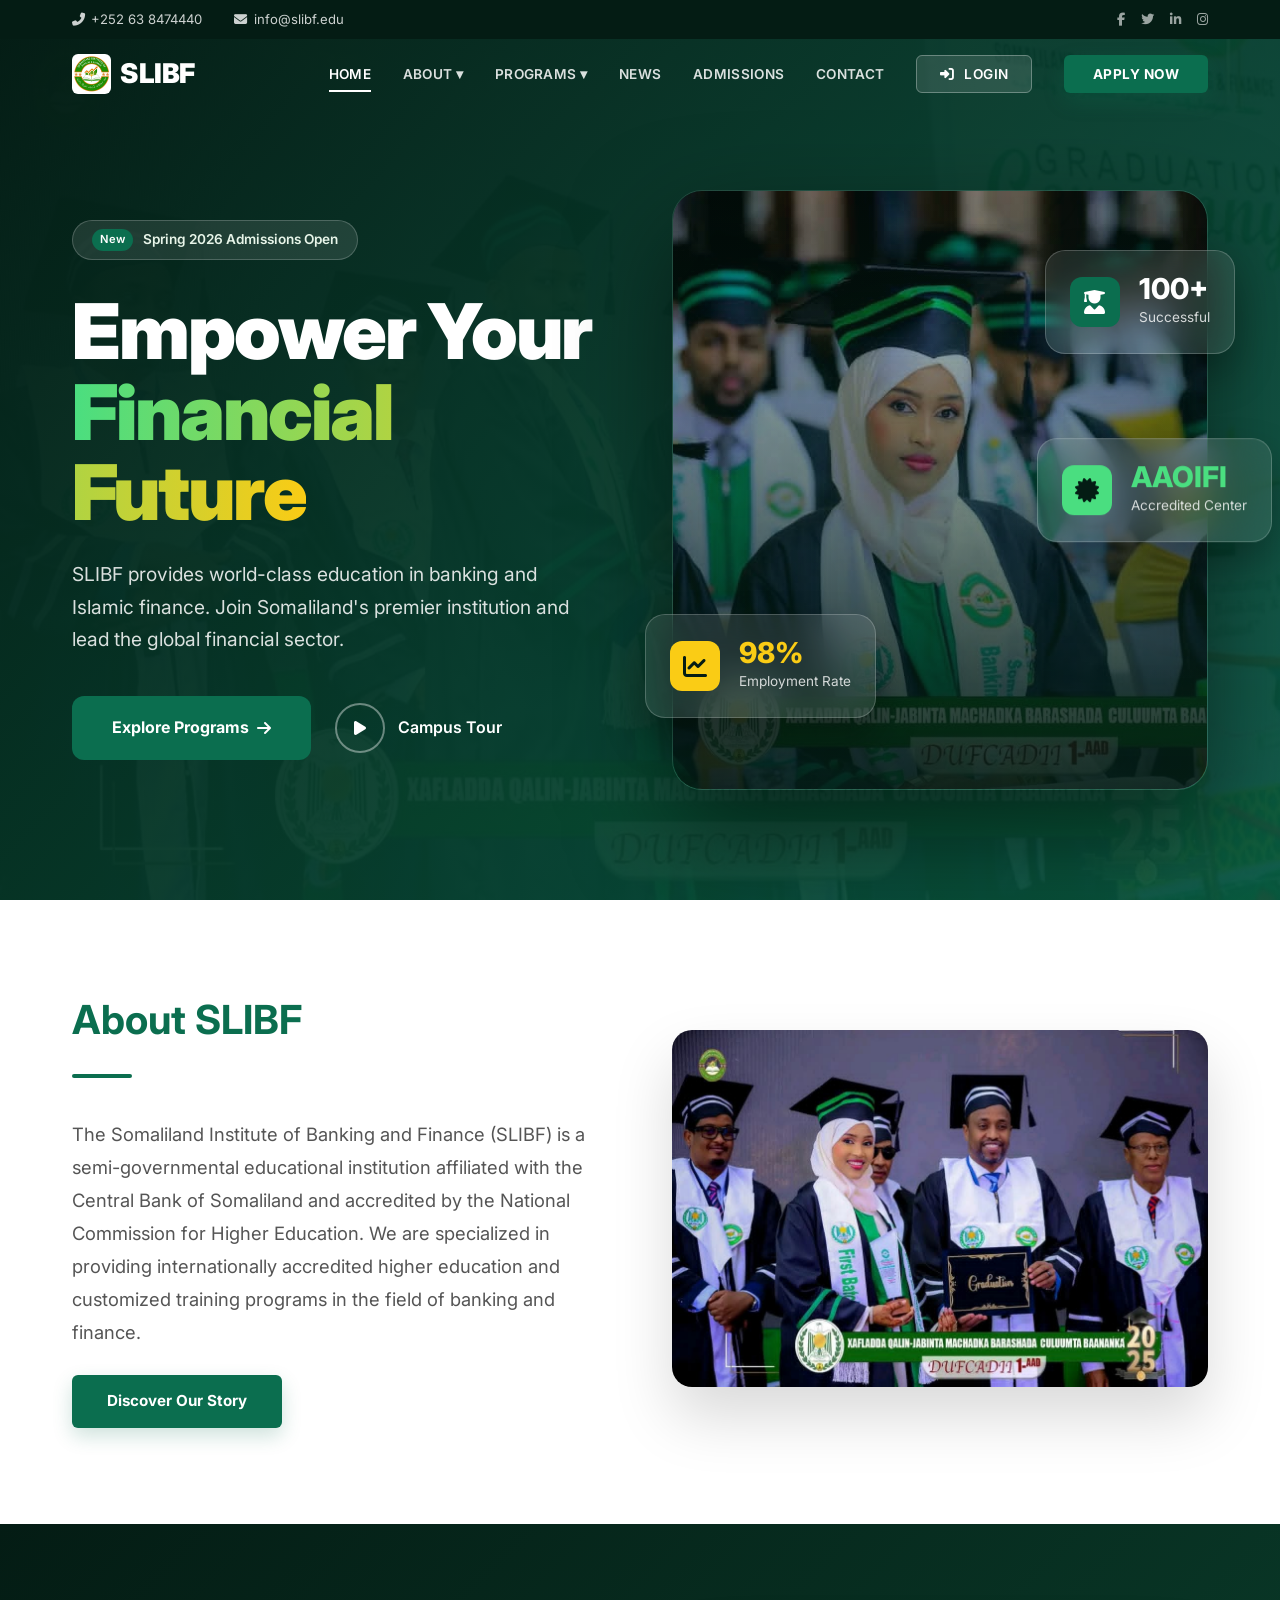
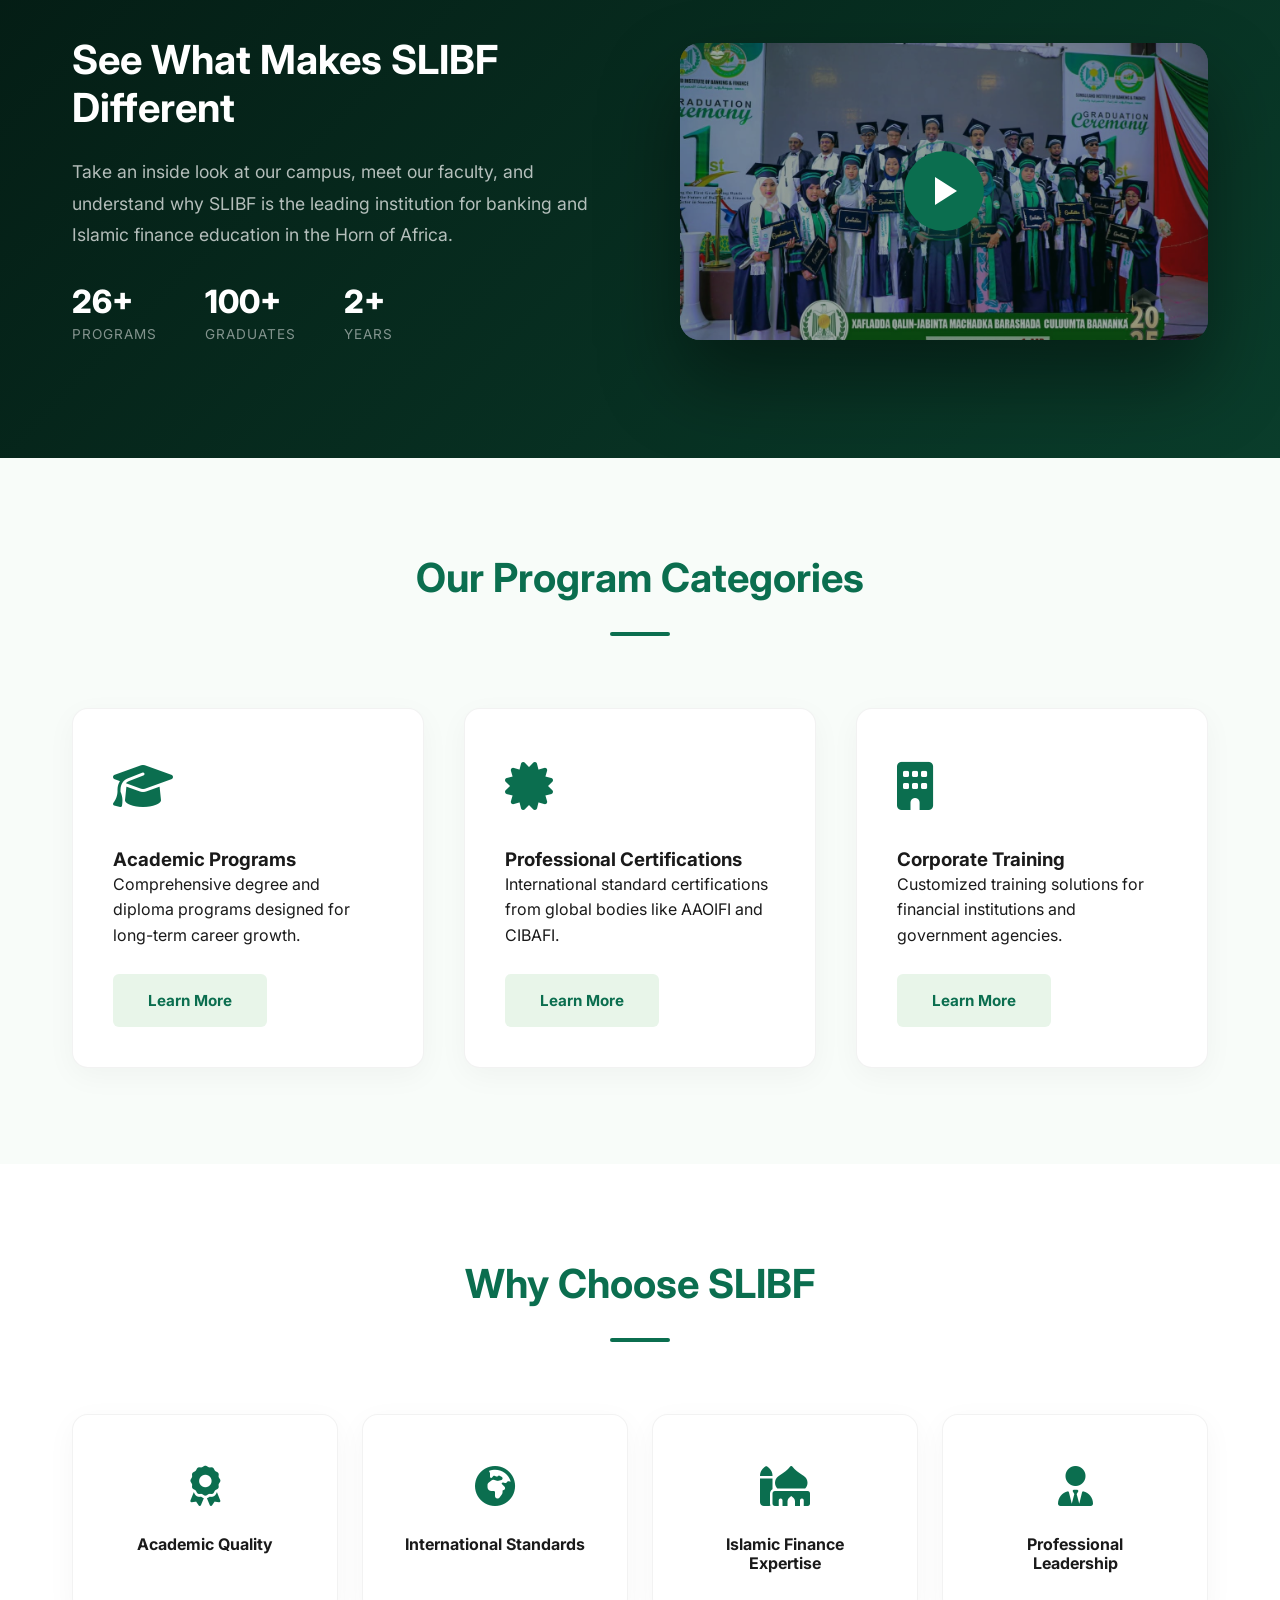
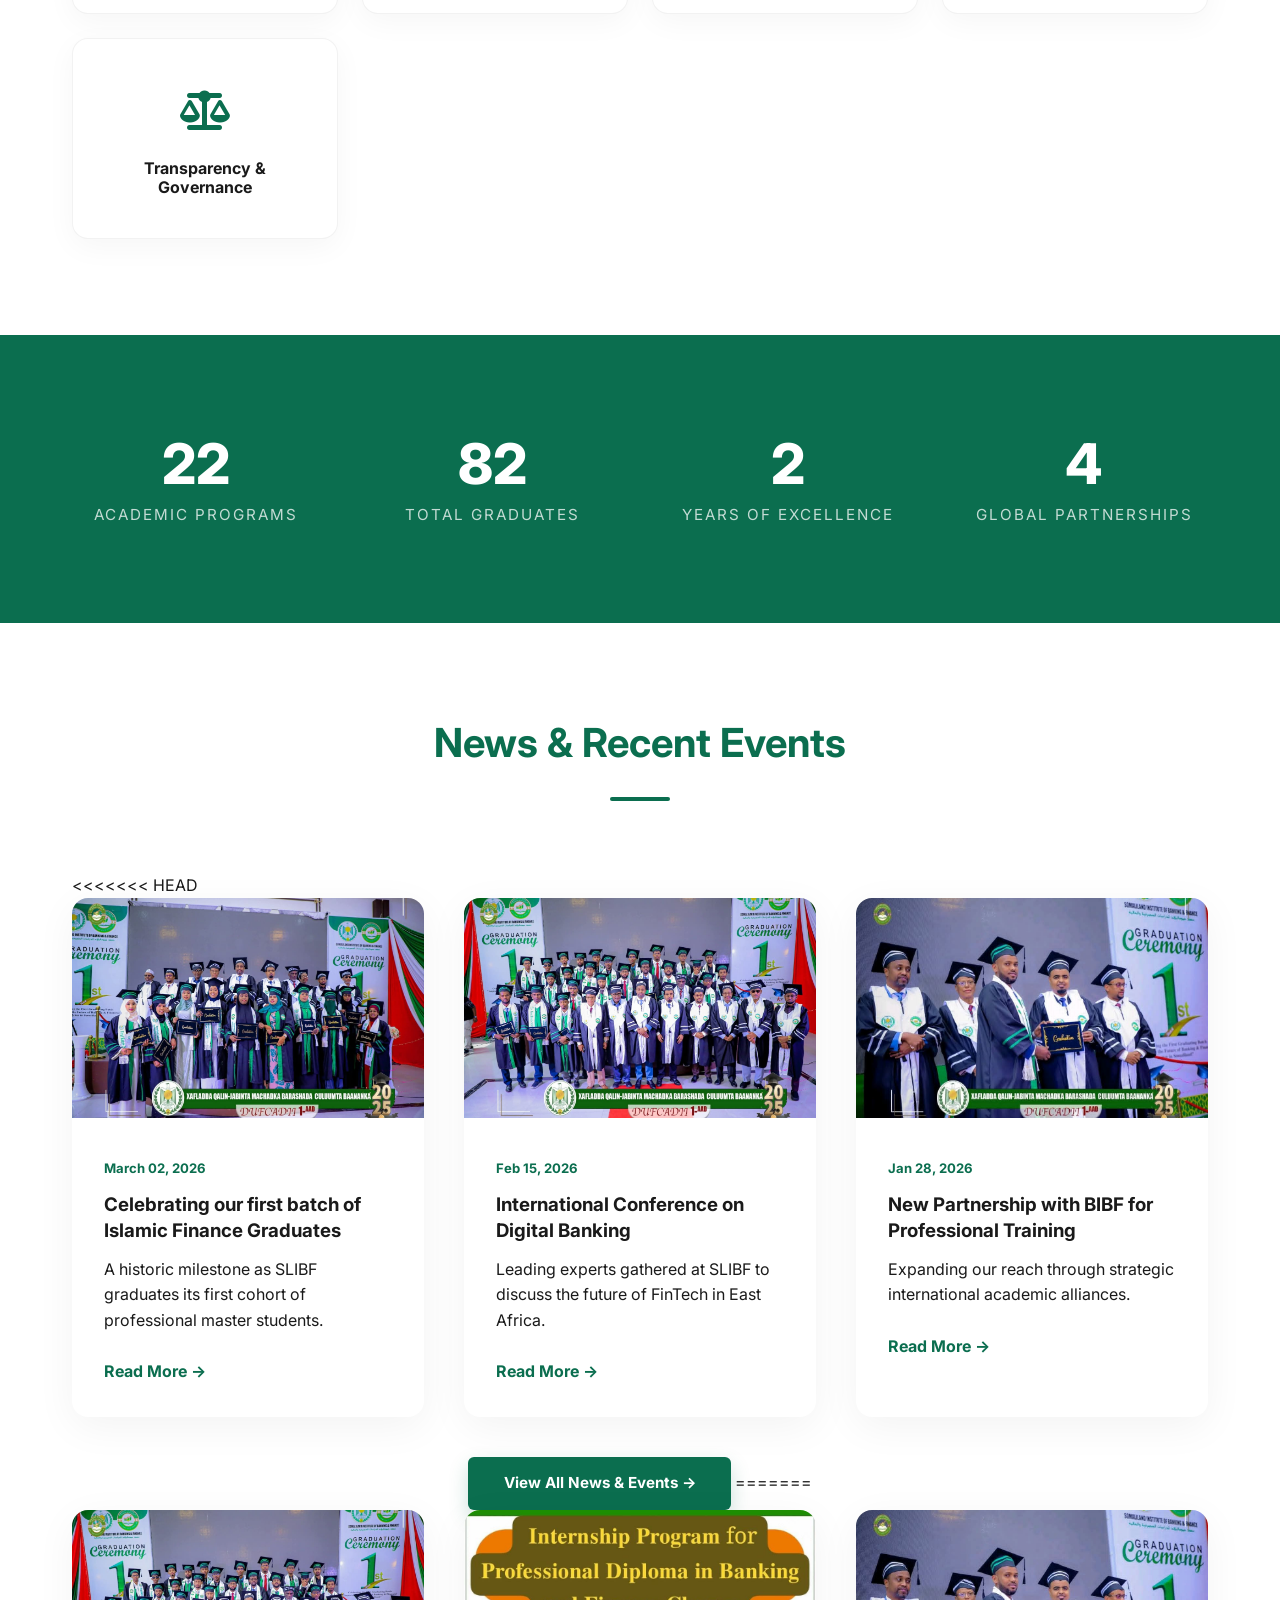
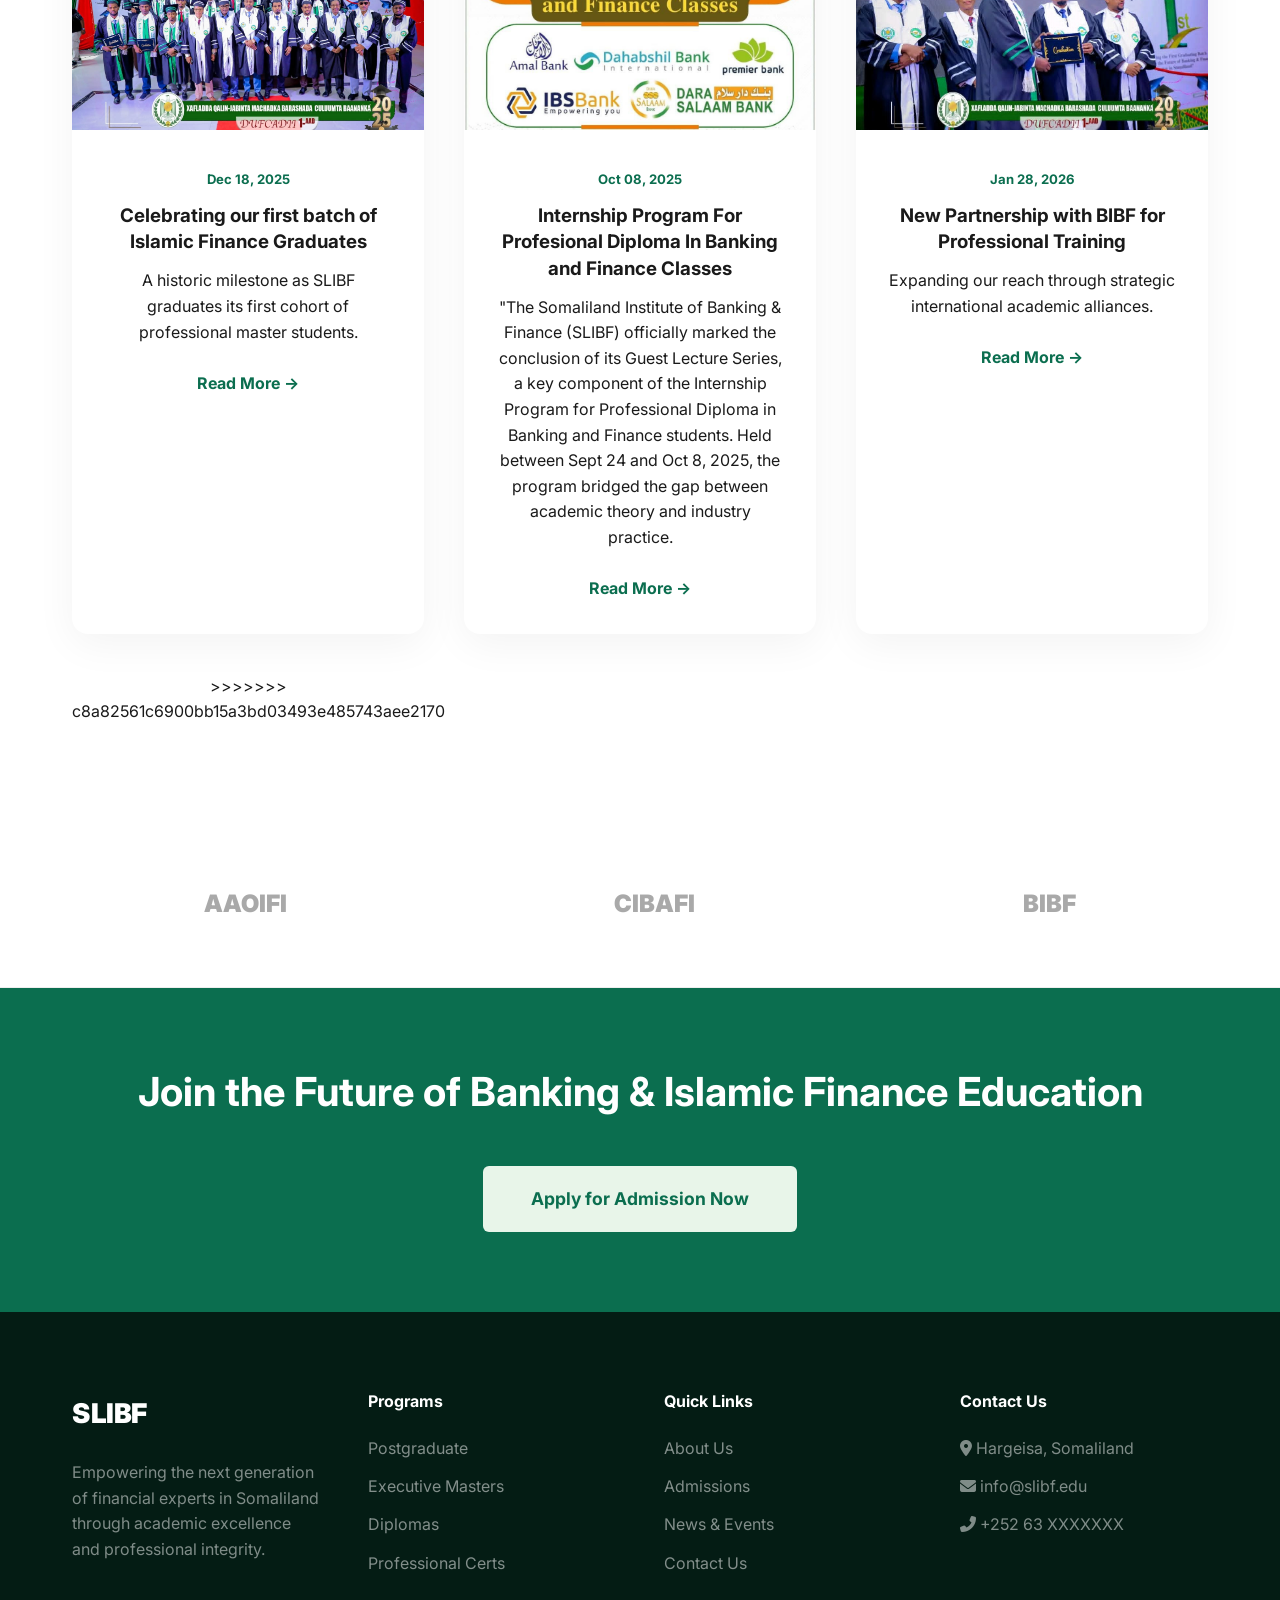
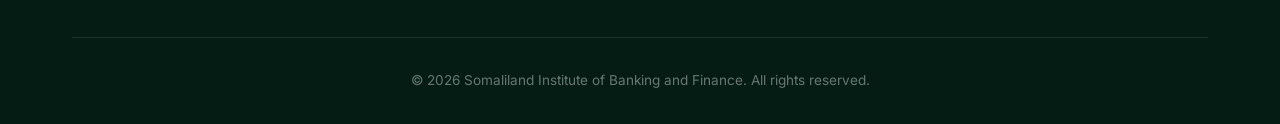
<file: index.html>
<!DOCTYPE html>
<html lang="en">

<head>
    <meta charset="UTF-8">
    <meta name="viewport" content="width=device-width, initial-scale=1.0">
    <title>SLIBF | Somaliland Institute of Banking and Finance</title>
    <meta name="description"
        content="Empowering Excellence in Banking & Finance. SLIBF provides professional academic programs and international certifications in Somaliland.">
    <link rel="stylesheet" href="css/style.css">
    <!-- Google Fonts -->
    <link rel="preconnect" href="https://fonts.googleapis.com">
    <link rel="preconnect" href="https://fonts.gstatic.com" crossorigin>
    <link href="https://fonts.googleapis.com/css2?family=Inter:wght@400;500;600;700;800;900&display=swap"
        rel="stylesheet">
    <!-- Font Awesome -->
    <link rel="stylesheet" href="https://cdnjs.cloudflare.com/ajax/libs/font-awesome/6.5.1/css/all.min.css">
</head>

<body>

    <!-- Utility Top Bar -->
    <div class="top-bar">
        <div class="container top-bar-container">
            <div class="top-bar-info">
                <span><i class="fas fa-phone-alt"></i> +252 63 8474440</span>
                <span><i class="fas fa-envelope"></i> info@slibf.edu</span>

            </div>
            <div class="top-bar-social">
                <a href="https://www.facebook.com/share/182cvNQaNG/?mibextid=wwXIfr" target="_blank">
                    <i class="fab fa-facebook-f"></i>
                </a>
                <a href="#"><i class="fab fa-twitter"></i></a>
                <a href="#"><i class="fab fa-linkedin-in"></i></a>
                <a href="#"><i class="fab fa-instagram"></i></a>
            </div>
        </div>
    </div>

    <!-- Navigation -->
    <nav>
        <div class="container nav-container">
            <a href="index.html" class="logo">
                <img src="images/logo institute.jpeg" alt="SLIBF Logo">
                SLIBF
            </a>

            <div class="hamburger">
                <span></span>
                <span></span>
                <span></span>
            </div>

            <ul class="nav-links">
                <li class="active"><a href="index.html">Home</a></li>
                <li class="dropdown">
                    <a href="about.html">About ▾</a>
                    <ul class="dropdown-menu">
                        <li><a href="about.html#background">Background</a></li>
                        <li><a href="about.html#vision">Vision & Mission</a></li>
                        <li><a href="about.html#values">Core Values</a></li>
                        <li><a href="about.html#leadership">Leadership</a></li>
                    </ul>
                </li>
                <li class="dropdown">
                    <a href="programs.html">Programs ▾</a>
                    <ul class="dropdown-menu">
                        <li><a href="programs.html#featured">Academic Programs</a></li>
                        <li><a href="#">Professional Certifications</a></li>
                        <li><a href="#">Corporate Training</a></li>
                    </ul>
                </li>
                <li><a href="news.html">News</a></li>
                <li><a href="admissions.html">Admissions</a></li>
                <li><a href="contact.html">Contact</a></li>
                <li><a href="system/login.html" class="btn-login"><i class="fas fa-sign-in-alt"></i> Login</a></li>
                <li><a href="admissions.html" class="btn-apply">Apply Now</a></li>
            </ul>
        </div>
    </nav>

    <!-- Modern Dynamic Hero -->
    <header class="hero-modern">
        <!-- Fallback background image overlay -->
        <div class="hero-bg-layer" style="background: url('images/hero_bg.jpg') no-repeat center center/cover;"></div>

        <div class="container hero-modern-grid">
            <div class="hero-content">
                <div class="hero-badge">
                    <span>New</span> Spring 2026 Admissions Open
                </div>
                <h1>Empower Your <br> <span>Financial Future</span></h1>
                <p>SLIBF provides world-class education in banking and Islamic finance. Join Somaliland's premier
                    institution and lead the global financial sector.</p>
                <div class="hero-actions">
                    <a href="programs.html" class="btn-pulse">
                        Explore Programs <i class="fas fa-arrow-right" style="margin-left:0.5rem"></i>
                    </a>
                    <a href="#video-section"
                        onclick="var vp = document.getElementById('videoPlayer'); if(!vp.querySelector('video')) vp.click();"
                        class="btn-outline-play" title="Watch Campus Tour">
                        <div class="play-icon"><i class="fas fa-play"></i></div>
                        Campus Tour
                    </a>
                </div>
            </div>

            <div class="hero-visual">
                <div class="circle-bg"></div>
                <!-- Main floating graphic using Unsplash finance photo -->
                <div class="hero-img-box">
                    <img src="images/event.jpg">
                    alt="Finance Students Collaborative">
                    <div class="hero-img-overlay"></div>
                </div>

                <!-- Floating Glass Cards -->
                <div class="glass-card-float card-1">
                    <div class="g-card-icon" style="background:var(--primary-color);">
                        <i class="fas fa-user-graduate"></i>
                    </div>
                    <div class="stat-box">
                        <h4>100+</h4>
                        <p>Successful </p>
                    </div>
                </div>

                <div class="glass-card-float card-2">
                    <div class="g-card-icon" style="background:#facc15; color:#041c14;">
                        <i class="fas fa-chart-line"></i>
                    </div>
                    <div class="stat-box">
                        <h4 style="color:#facc15;">98%</h4>
                        <p>Employment Rate</p>
                    </div>
                </div>

                <div class="glass-card-float card-3">
                    <div class="g-card-icon" style="background:#4ade80; color:#041c14;">
                        <i class="fas fa-certificate"></i>
                    </div>
                    <div class="stat-box">
                        <h4 style="color:#4ade80;">AAOIFI</h4>
                        <p>Accredited Center</p>
                    </div>
                </div>
            </div>
        </div>
    </header>

    <!-- About Preview -->
    <section class="about-preview">
        <div class="container">
            <div style="display: grid; grid-template-columns: 1fr 1fr; gap: 4rem; align-items: center;">
                <div class="reveal">
                    <div class="section-title" style="text-align: left; margin-bottom: 2rem;">
                        <h2>About SLIBF</h2>
                        <span></span>
                    </div>
                    <p style="font-size: 1.15rem; color: var(--text-muted); line-height: 1.8;">
                        The Somaliland Institute of Banking and Finance (SLIBF) is a semi-governmental educational
                        institution affiliated with the Central Bank of Somaliland and accredited by the National
                        Commission for Higher Education. We are specialized in providing internationally accredited
                        higher education and customized training programs in the field of banking and finance.
                    </p>
                    <br>
                    <a href="about.html" class="btn btn-primary">Discover Our Story</a>
                </div>
                <div class="reveal">
                    <img src="images/about_img.jpg" alt="SLIBF Celebration"
                        style="width: 100%; border-radius: 20px; box-shadow: 0 30px 60px rgba(0,0,0,0.15);">
                </div>
            </div>
        </div>
    </section>

    <!-- Video Section -->
    <section class="video-section" id="video-section">
        <div class="container">
            <div class="video-wrapper">
                <div class="video-text reveal">
                    <h2>See What Makes SLIBF Different</h2>
                    <p>Take an inside look at our campus, meet our faculty, and understand why SLIBF is the leading
                        institution for banking and Islamic finance education in the Horn of Africa.</p>
                    <div class="video-stats">
                        <div class="video-stat">
                            <h3>26+</h3>
                            <p>Programs</p>
                        </div>
                        <div class="video-stat">
                            <h3>100+</h3>
                            <p>Graduates</p>
                        </div>
                        <div class="video-stat">
                            <h3>2+</h3>
                            <p>Years</p>
                        </div>
                    </div>
                </div>
                <div class="video-container reveal" id="videoPlayer" onmouseenter="playVideo(this)">
                    <img src="images/graduates.jpg" alt="SLIBF Campus Tour" class="video-thumbnail">
                    <div class="video-overlay">
                        <div class="play-btn-ring"></div>
                        <div class="play-btn"></div>
                    </div>
                </div>
            </div>
        </div>
    </section>

    <!-- Program Categories -->
    <section style="background-color: #f8fcf9;">
        <div class="container">
            <div class="section-title">
                <h2>Our Program Categories</h2>
                <span></span>
            </div>
            <div class="news-grid">
                <div class="card reveal">
                    <div class="card-content">
                        <div style="font-size: 3rem; margin-bottom: 1.5rem; color: var(--primary-color);"><i
                                class="fas fa-graduation-cap"></i></div>
                        <h3>Academic Programs</h3>
                        <p>Comprehensive degree and diploma programs designed for long-term career growth.</p>
                        <br>
                        <a href="programs.html" class="btn btn-secondary">Learn More</a>
                    </div>
                </div>
                <div class="card reveal">
                    <div class="card-content">
                        <div style="font-size: 3rem; margin-bottom: 1.5rem; color: var(--primary-color);"><i
                                class="fas fa-certificate"></i></div>
                        <h3>Professional Certifications</h3>
                        <p>International standard certifications from global bodies like AAOIFI and CIBAFI.</p>
                        <br>
                        <a href="programs.html" class="btn btn-secondary">Learn More</a>
                    </div>
                </div>
                <div class="card reveal">
                    <div class="card-content">
                        <div style="font-size: 3rem; margin-bottom: 1.5rem; color: var(--primary-color);"><i
                                class="fas fa-building"></i></div>
                        <h3>Corporate Training</h3>
                        <p>Customized training solutions for financial institutions and government agencies.</p>
                        <br>
                        <a href="programs.html" class="btn btn-secondary">Learn More</a>
                    </div>
                </div>
            </div>
        </div>
    </section>

    <!-- Why Choose SLIBF -->
    <section>
        <div class="container">
            <div class="section-title">
                <h2>Why Choose SLIBF</h2>
                <span></span>
            </div>
            <div class="values-grid">
                <div class="card reveal" style="padding: 2.5rem; text-align: center;">
                    <div style="font-size: 2.5rem; margin-bottom: 1rem; color: var(--primary-color);"><i
                            class="fas fa-award"></i></div>
                    <h4>Academic Quality</h4>
                </div>
                <div class="card reveal" style="padding: 2.5rem; text-align: center;">
                    <div style="font-size: 2.5rem; margin-bottom: 1rem; color: var(--primary-color);"><i
                            class="fas fa-globe-africa"></i></div>
                    <h4>International Standards</h4>
                </div>
                <div class="card reveal" style="padding: 2.5rem; text-align: center;">
                    <div style="font-size: 2.5rem; margin-bottom: 1rem; color: var(--primary-color);"><i
                            class="fas fa-mosque"></i></div>
                    <h4>Islamic Finance Expertise</h4>
                </div>
                <div class="card reveal" style="padding: 2.5rem; text-align: center;">
                    <div style="font-size: 2.5rem; margin-bottom: 1rem; color: var(--primary-color);"><i
                            class="fas fa-user-tie"></i></div>
                    <h4>Professional Leadership</h4>
                </div>
                <div class="card reveal" style="padding: 2.5rem; text-align: center;">
                    <div style="font-size: 2.5rem; margin-bottom: 1rem; color: var(--primary-color);"><i
                            class="fas fa-balance-scale"></i></div>
                    <h4>Transparency & Governance</h4>
                </div>
            </div>
        </div>
    </section>

    <!-- Statistics Section -->
    <section class="stats-section">
        <div class="container">
            <div class="stats-grid">
                <div class="stat-card reveal" data-target="26">
                    <h2 class="count">0</h2>
                    <p>Academic Programs</p>
                </div>
                <div class="stat-card reveal" data-target="100">
                    <h2 class="count">0</h2>
                    <p>Total Graduates</p>
                </div>
                <div class="stat-card reveal" data-target="2">
                    <h2 class="count">0</h2>
                    <p>Years of Excellence</p>
                </div>
                <div class="stat-card reveal" data-target="4">
                    <h2 class="count">0</h2>
                    <p>Global Partnerships</p>
                </div>
            </div>
        </div>
    </section>

    <!-- News & Events -->
    <section>
        <div class="container">
            <div class="section-title">
                <h2>News &amp; Recent Events</h2>
                <span></span>
            </div>
<<<<<<< HEAD
            <div class="news-grid" id="home-news-grid">
                <!-- Dynamically filled by script below -->
            </div>
            <div style="text-align:center; margin-top:2.5rem;">
                <a href="news.html" class="btn btn-primary">View All News &amp; Events →</a>
=======
            <div class="news-grid">
                <article class="news-card reveal">
                    <img src="images/faculty.jpg" class="news-img" alt="Graduation Event">
                    <div class="news-content">
                        <span class="news-date">Dec 18, 2025</span>
                        <h3>Celebrating our first batch of Islamic Finance Graduates</h3>
                        <p>A historic milestone as SLIBF graduates its first cohort of professional master students.</p>
                        <br>
                        <a href="news.html"
                            style="color: var(--primary-color); font-weight: 700; text-decoration: none;">Read More
                            →</a>
                    </div>
                </article>
                <article class="news-card reveal">
                    <img src="images/internship pic.jpeg" class="news-img" alt="Conference">
                    <div class="news-content">
                        <span class="news-date">Oct 08, 2025</span>
                        <h3>Internship Program For Profesional Diploma In Banking and Finance Classes </h3>
                        <p>"The Somaliland Institute of Banking & Finance (SLIBF) officially marked the conclusion of
                            its Guest Lecture Series, a key component of the Internship Program for Professional Diploma
                            in Banking and Finance students. Held between Sept 24 and Oct 8, 2025, the program bridged
                            the gap between academic theory and industry practice.</p>
                        <br>
                        <a href="news.html"
                            style="color: var(--primary-color); font-weight: 700; text-decoration: none;">Read More
                            →</a>
                    </div>
                </article>
                <article class="news-card reveal">
                    <img src="images/hero_bg.jpg" class="news-img" alt="Partnership">
                    <div class="news-content">
                        <span class="news-date">Jan 28, 2026</span>
                        <h3>New Partnership with BIBF for Professional Training</h3>
                        <p>Expanding our reach through strategic international academic alliances.</p>
                        <br>
                        <a href="news.html"
                            style="color: var(--primary-color); font-weight: 700; text-decoration: none;">Read More
                            →</a>
                    </div>
                </article>
>>>>>>> c8a82561c6900bb15a3bd03493e485743aee2170
            </div>
        </div>
    </section>

    <!-- Accreditation -->
    <section class="partners-section">
        <div class="container">
            <div class="partners-flex">
                <div class="partner-logo">AAOIFI</div>
                <div class="partner-logo">CIBAFI</div>
                <div class="partner-logo">BIBF</div>
                <!-- <div class="partner-logo">IBA-Karachi</div> -->
            </div>
        </div>
    </section>

    <!-- CTA Banner -->
    <section style="background-color: var(--primary-color); padding: 5rem 0; color: #fff; text-align: center;">
        <div class="container">
            <h2 style="font-size: 2.5rem; margin-bottom: 1.5rem;">Join the Future of Banking & Islamic Finance Education
            </h2>
            <br>
            <a href="admissions.html" class="btn btn-secondary" style="padding: 1.2rem 3rem; font-size: 1.1rem;">Apply
                for Admission Now</a>
        </div>
    </section>

    <!-- Footer -->
    <footer>
        <div class="container">
            <div class="footer-grid">
                <div class="footer-about">
                    <a href="index.html" class="logo" style="color: #fff;">SLIBF</a>
                    <p style="margin-top: 1.5rem; opacity: 0.7;">Empowering the next generation of financial experts in
                        Somaliland through academic excellence and professional integrity.</p>
                </div>
                <div class="footer-links">
                    <h4>Programs</h4>
                    <ul>
                        <li><a href="programs.html#postgraduate">Postgraduate</a></li>
                        <li><a href="programs.html#executive">Executive Masters</a></li>
                        <li><a href="programs.html#diplomas">Diplomas</a></li>
                        <li><a href="#">Professional Certs</a></li>
                    </ul>
                </div>
                <div class="footer-links">
                    <h4>Quick Links</h4>
                    <ul>
                        <li><a href="about.html">About Us</a></li>
                        <li><a href="admissions.html">Admissions</a></li>
                        <li><a href="news.html">News & Events</a></li>
                        <li><a href="contact.html">Contact Us</a></li>
                    </ul>
                </div>
                <div class="footer-links">
                    <h4>Contact Us</h4>
                    <p style="opacity: 0.7; margin-bottom: 0.8rem;"><i class="fas fa-map-marker-alt"></i> Hargeisa,
                        Somaliland</p>
                    <p style="opacity: 0.7; margin-bottom: 0.8rem;"><i class="fas fa-envelope"></i> info@slibf.edu</p>
                    <p style="opacity: 0.7;"><i class="fas fa-phone-alt"></i> +252 63 XXXXXXX</p>
                </div>
            </div>
            <div class="footer-bottom">
                &copy; 2026 Somaliland Institute of Banking and Finance. All rights reserved.
            </div>
        </div>
    </footer>

    <script src="js/script.js"></script>
    <script>
        // ── Live News from Registrar Dashboard ──────────────
        (function () {
            const STATIC_NEWS = [
                {
                    title: 'Celebrating our first batch of Islamic Finance Graduates',
                    content: 'A historic milestone as SLIBF graduates its first cohort of professional master students.',
                    date: 'March 02, 2026',
                    category: 'Event',
                    img: 'images/graduates.jpg'
                },
                {
                    title: 'International Conference on Digital Banking',
                    content: 'Leading experts gathered at SLIBF to discuss the future of FinTech in East Africa.',
                    date: 'Feb 15, 2026',
                    category: 'Event',
                    img: 'images/faculty.jpg'
                },
                {
                    title: 'New Partnership with BIBF for Professional Training',
                    content: 'Expanding our reach through strategic international academic alliances.',
                    date: 'Jan 28, 2026',
                    category: 'Partnership',
                    img: 'images/hero_bg.jpg'
                }
            ];

            function formatDate(iso) {
                if (!iso) return '';
                const d = new Date(iso);
                return d.toLocaleDateString('en-US', { year: 'numeric', month: 'long', day: 'numeric' });
            }

            function newsCardHTML(item, isLive) {
                if (isLive) {
                    // Cards from registrar dashboard (no image, use gradient header)
                    return `
                        <article class="news-card reveal" style="display:flex; flex-direction:column;">
                            <div style="background:linear-gradient(135deg,#064e3b,#0b6e4f); padding:1.5rem;">
                                <span style="font-size:10px; font-weight:700; text-transform:uppercase; letter-spacing:1px; background:rgba(255,255,255,0.2); color:white; padding:3px 10px; border-radius:20px;">${item.category}</span>
                                <h3 style="color:white; margin:0.8rem 0 0; font-size:1rem; line-height:1.4;">${item.title}</h3>
                            </div>
                            <div class="news-content" style="flex:1;">
                                <span class="news-date">${formatDate(item.date)}</span>
                                <p>${item.content}</p>
                                <br>
                                <a href="news.html" style="color:var(--primary-color); font-weight:700; text-decoration:none;">Read More →</a>
                            </div>
                        </article>`;
                } else {
                    return `
                        <article class="news-card reveal">
                            <img src="${item.img}" class="news-img" alt="${item.title}">
                            <div class="news-content">
                                <span class="news-date">${item.date}</span>
                                <h3>${item.title}</h3>
                                <p>${item.content}</p>
                                <br>
                                <a href="news.html" style="color:var(--primary-color); font-weight:700; text-decoration:none;">Read More →</a>
                            </div>
                        </article>`;
                }
            }

            const grid = document.getElementById('home-news-grid');
            const liveNews = JSON.parse(localStorage.getItem('slibf_news')) || [];

            if (liveNews.length > 0) {
                // Show up to 3 most recent live posts from registrar
                const toShow = liveNews.slice(0, 3);
                grid.innerHTML = toShow.map(n => newsCardHTML(n, true)).join('');
            } else {
                // No live news yet — fall back to static cards
                grid.innerHTML = STATIC_NEWS.map(n => newsCardHTML(n, false)).join('');
            }
        })();
    </script>
</body>

</html>
</file>
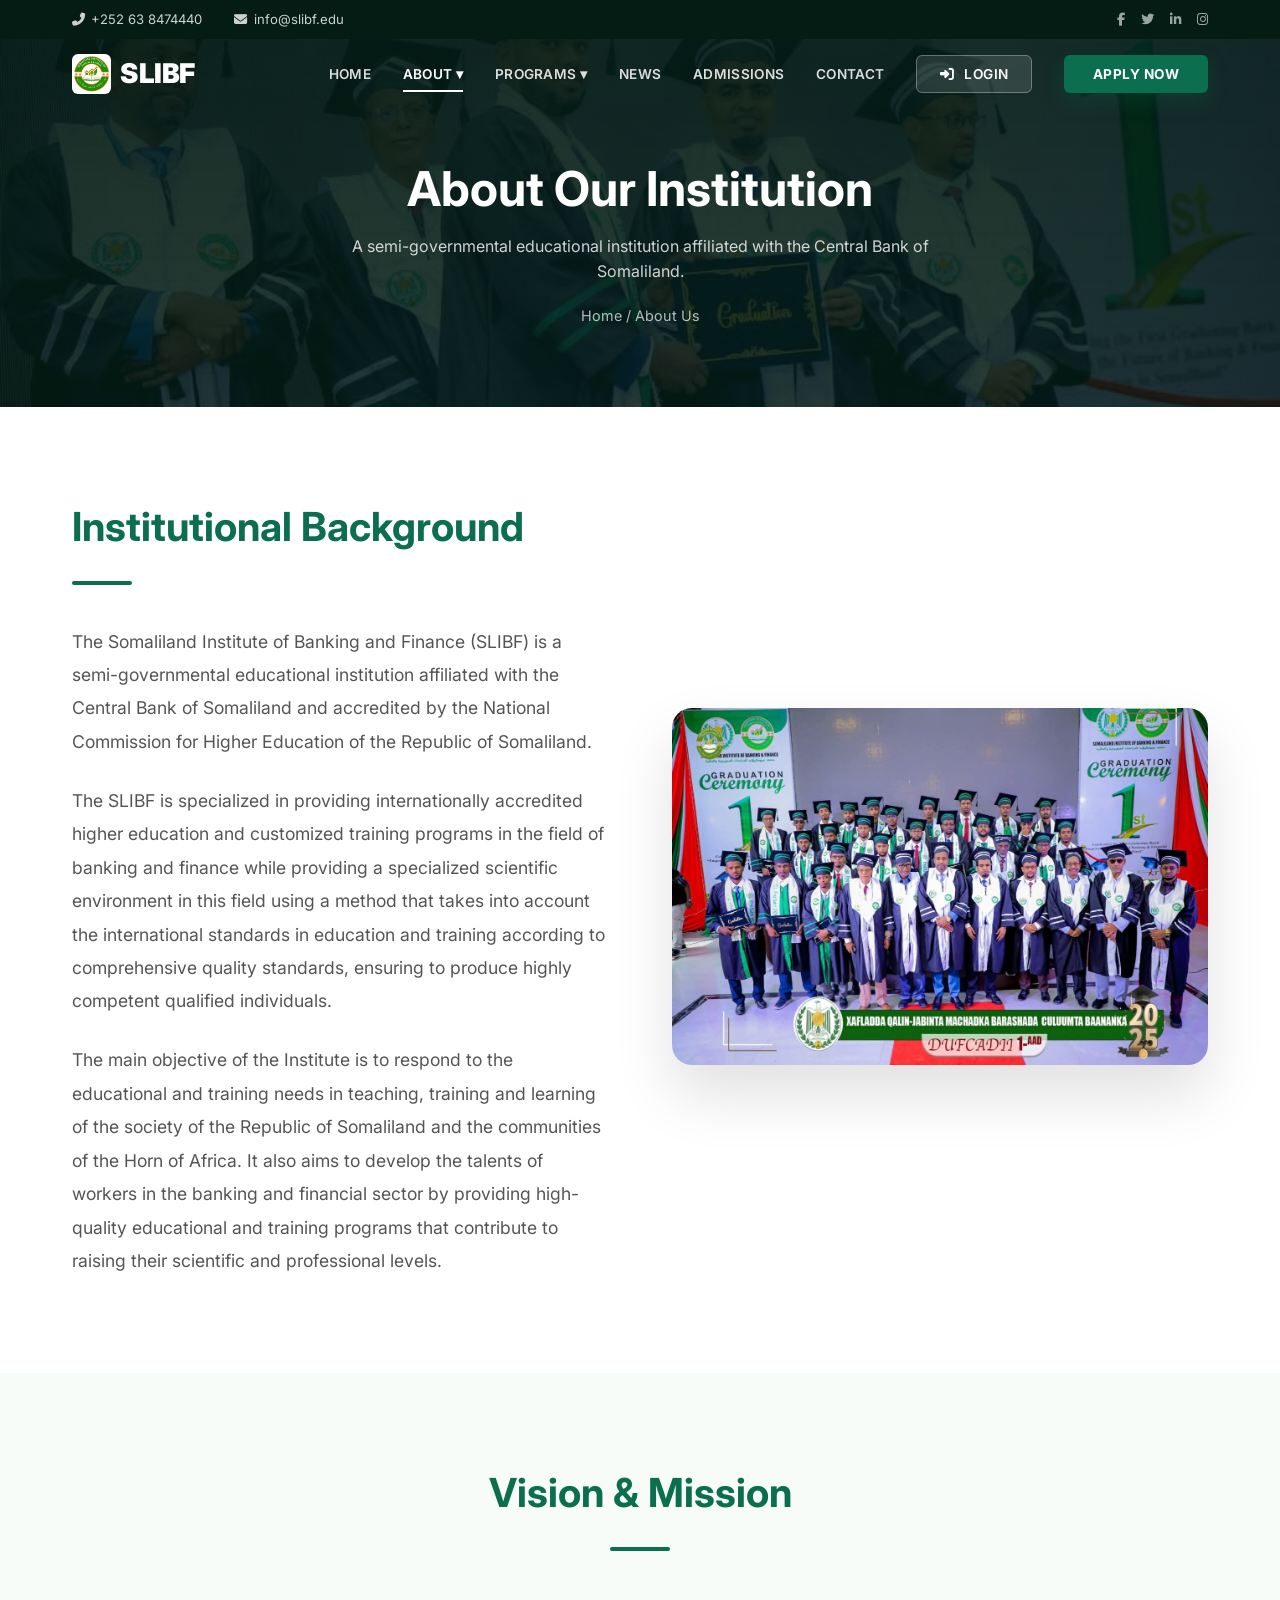
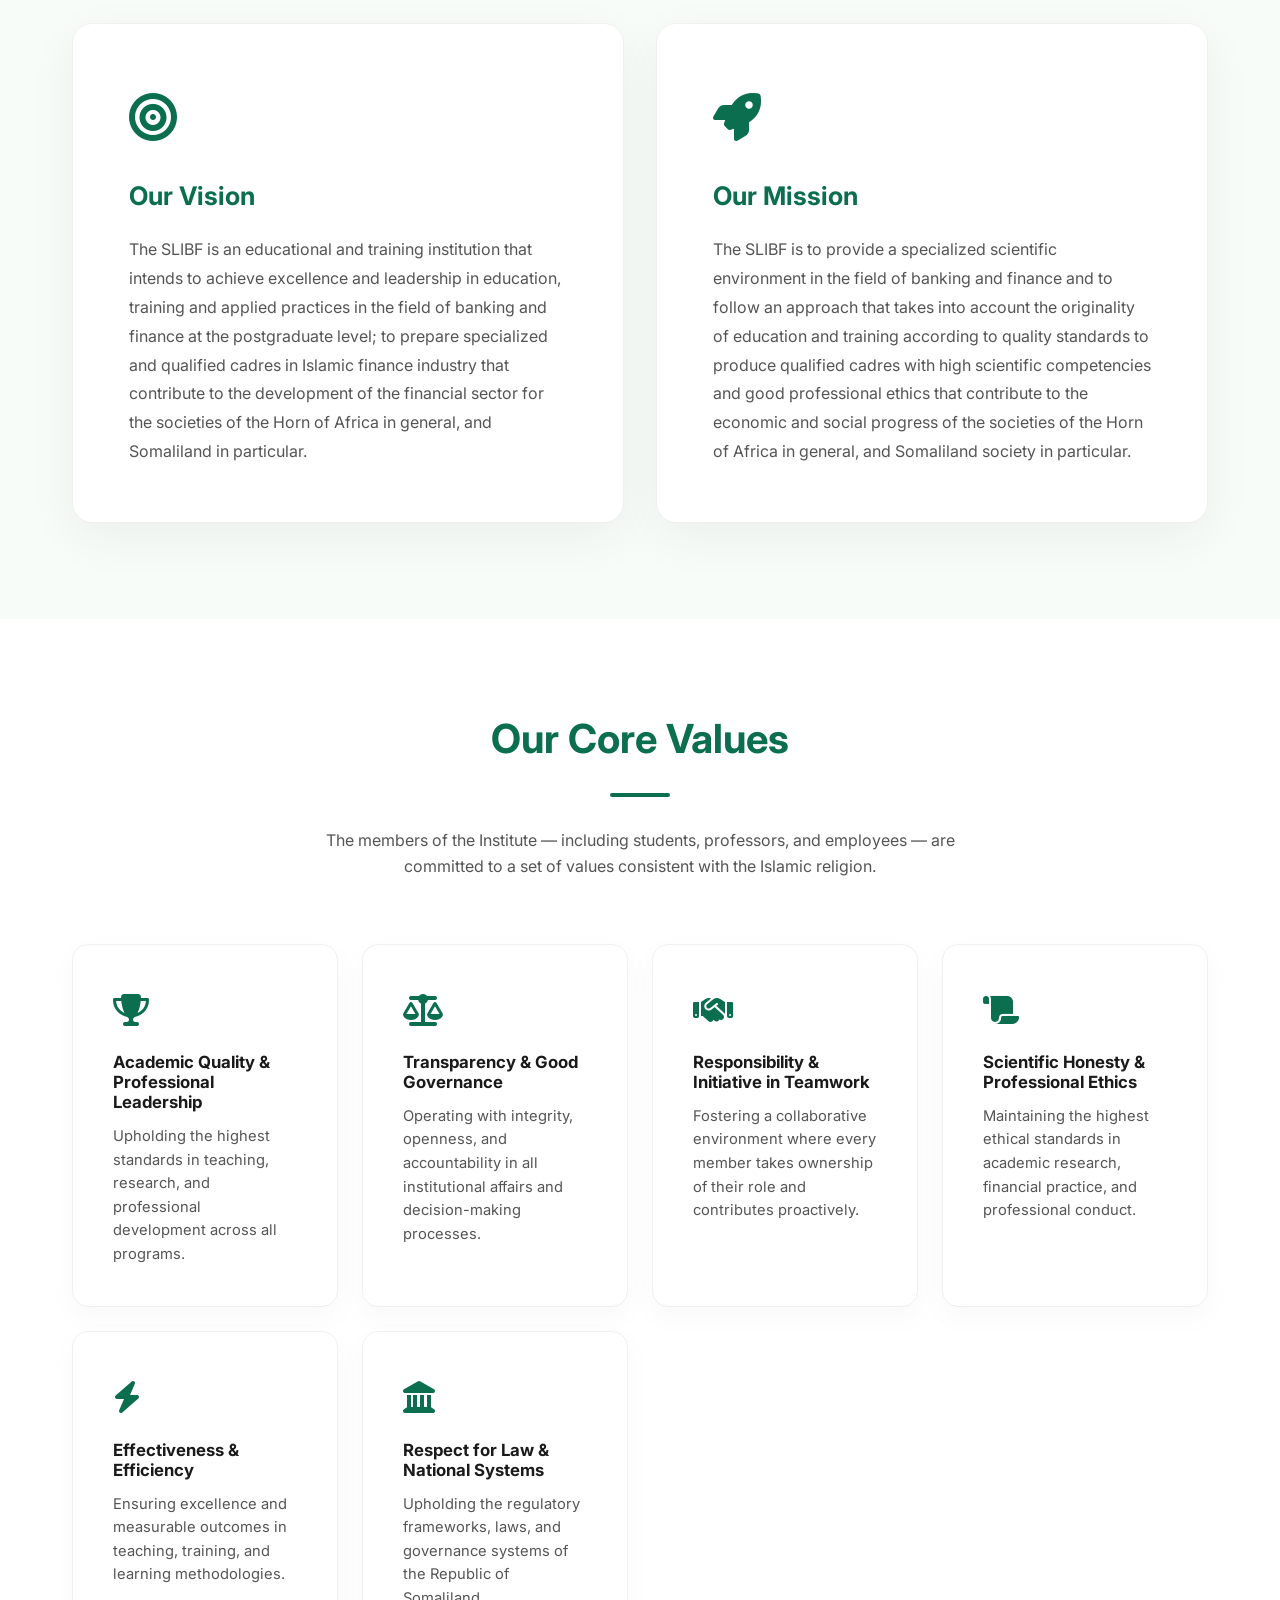
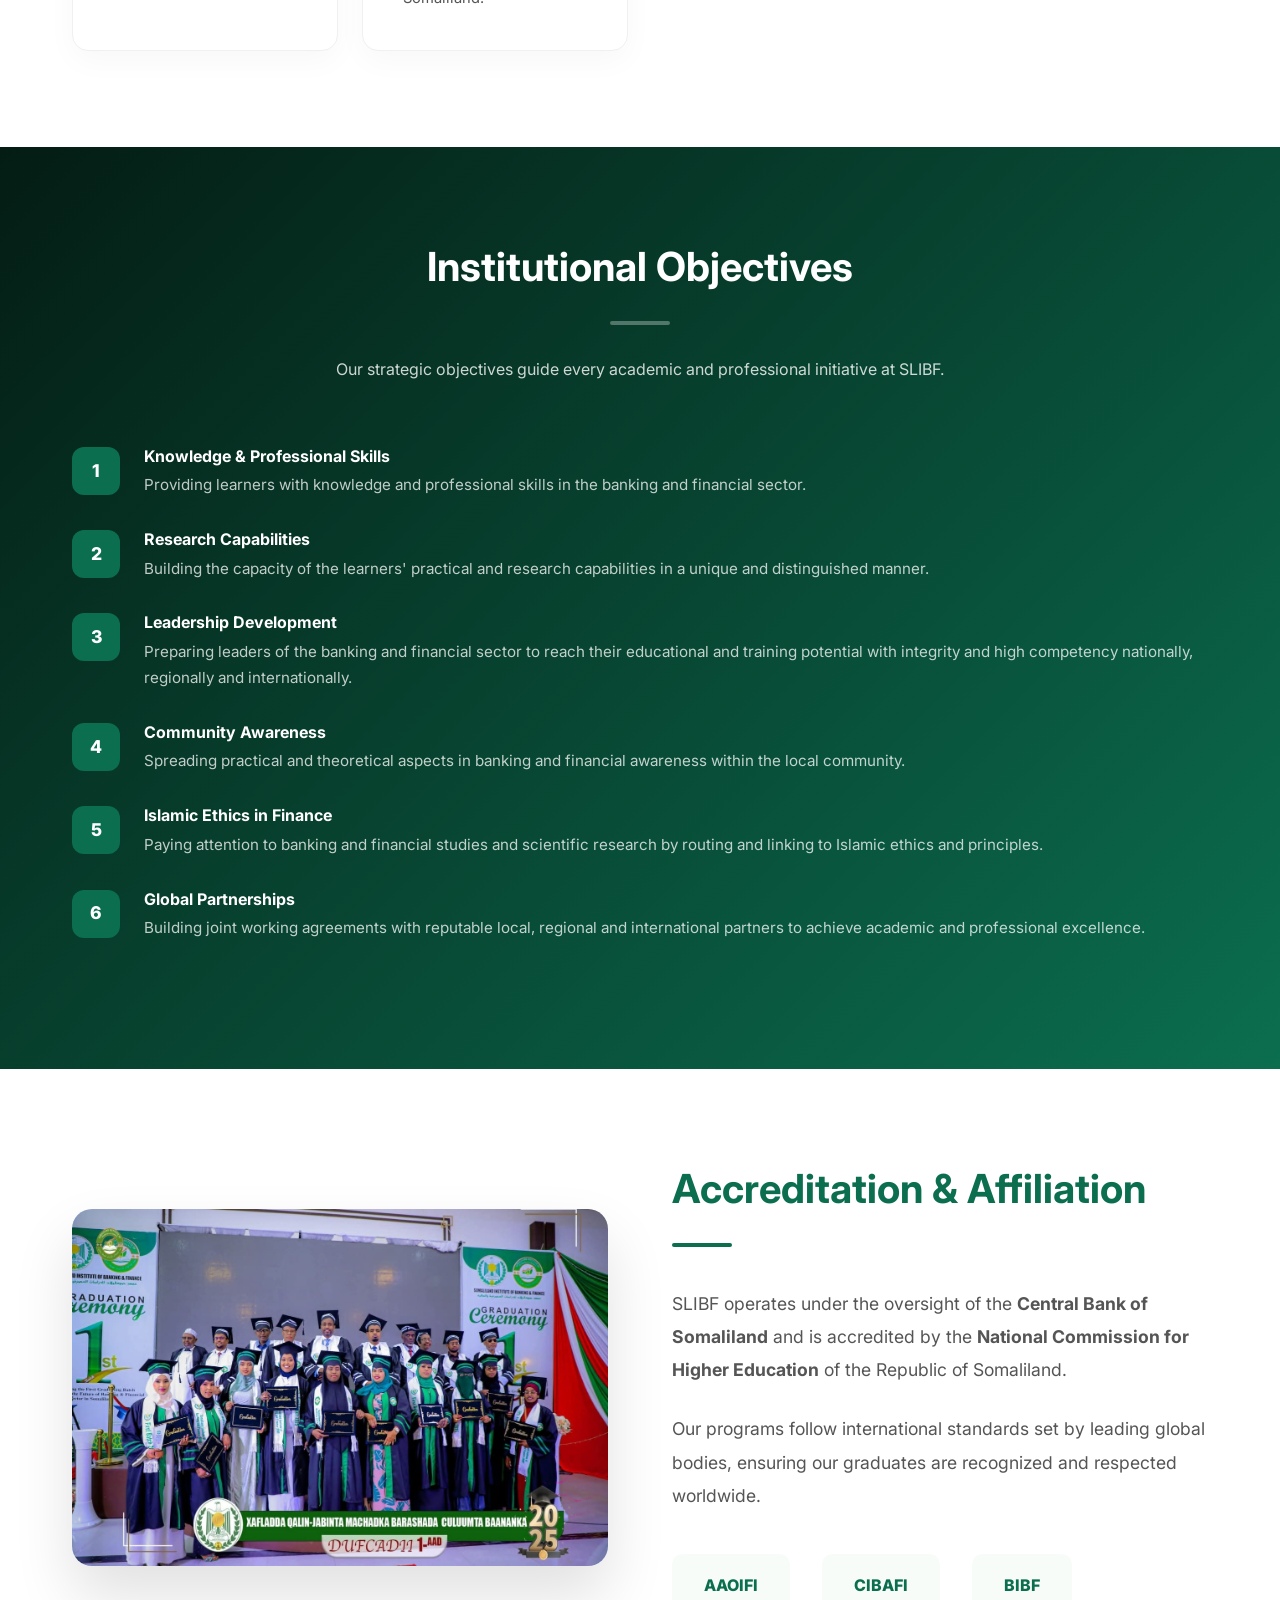
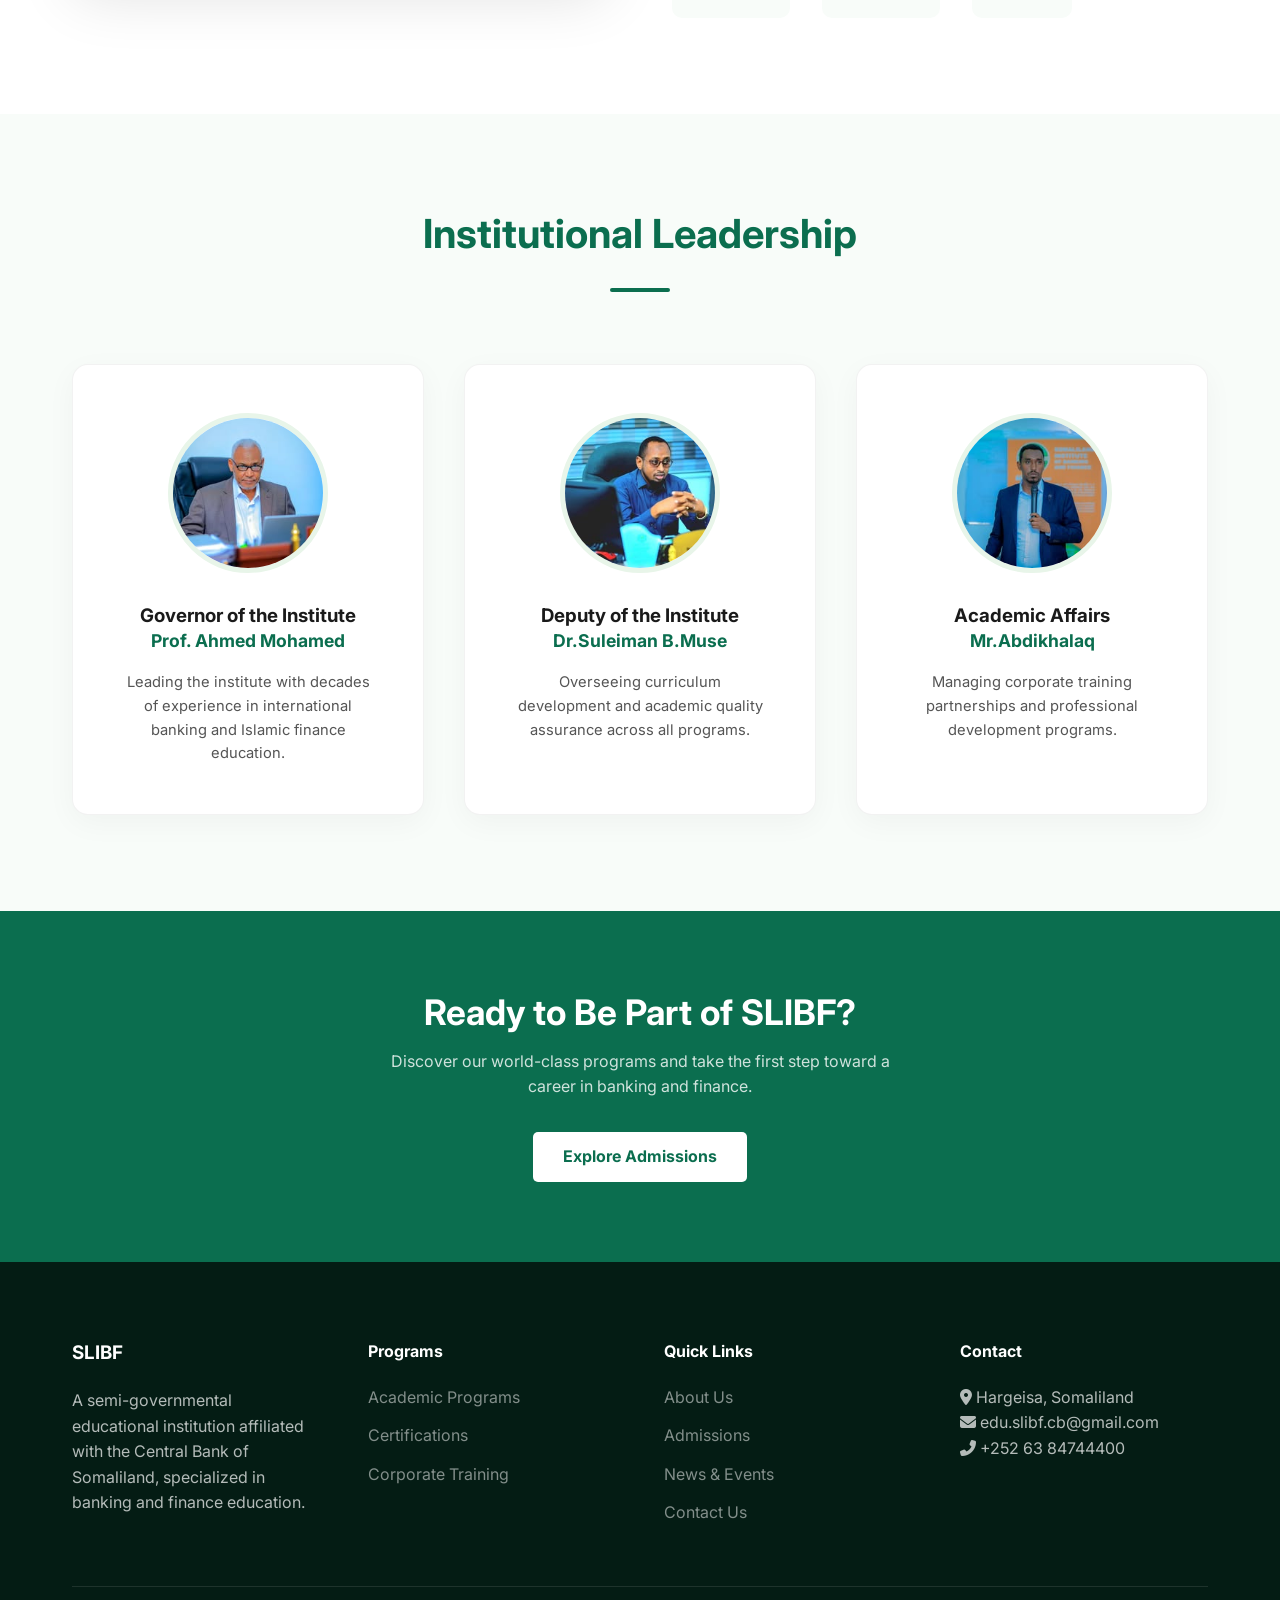
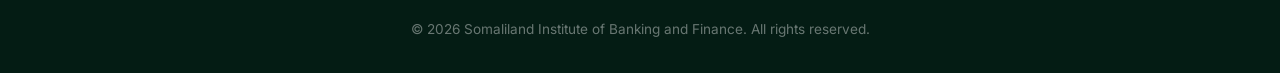
<file: about.html>
<!DOCTYPE html>
<html lang="en">

<head>
    <meta charset="UTF-8">
    <meta name="viewport" content="width=device-width, initial-scale=1.0">
    <title>About Us | SLIBF - Somaliland Institute of Banking and Finance</title>
    <meta name="description"
        content="Learn about the Somaliland Institute of Banking and Finance — a semi-governmental institution affiliated with the Central Bank of Somaliland.">
    <link rel="stylesheet" href="css/style.css">
    <link rel="preconnect" href="https://fonts.googleapis.com">
    <link rel="preconnect" href="https://fonts.gstatic.com" crossorigin>
    <link href="https://fonts.googleapis.com/css2?family=Inter:wght@400;500;600;700;800;900&display=swap"
        rel="stylesheet">
    <!-- Font Awesome -->
    <link rel="stylesheet" href="https://cdnjs.cloudflare.com/ajax/libs/font-awesome/6.5.1/css/all.min.css">
    <style>
        .about-text {
            font-size: 1.1rem;
            color: var(--text-muted);
            line-height: 1.9;
        }

        .about-two-col {
            display: grid;
            grid-template-columns: 1fr 1fr;
            gap: 4rem;
            align-items: center;
        }

        .about-img {
            width: 100%;
            border-radius: 20px;
            box-shadow: 0 30px 60px rgba(0, 0, 0, 0.12);
        }

        .vm-card {
            background: #fff;
            padding: 3.5rem;
            border-radius: 20px;
            box-shadow: 0 15px 50px rgba(0, 0, 0, 0.05);
            border: 1px solid #f0f0f0;
            transition: var(--transition);
        }

        .vm-card:hover {
            transform: translateY(-8px);
            box-shadow: 0 25px 60px rgba(11, 110, 79, 0.1);
        }

        .vm-card h3 {
            color: var(--primary-color);
            font-size: 1.6rem;
            margin-bottom: 1.5rem;
        }

        .vm-card p {
            color: var(--text-muted);
            line-height: 1.8;
        }

        .value-card {
            background: #fff;
            padding: 2.5rem;
            border-radius: 16px;
            border: 1px solid #f0f0f0;
            box-shadow: 0 10px 30px rgba(0, 0, 0, 0.03);
            transition: var(--transition);
        }

        .value-card:hover {
            transform: translateY(-5px);
            border-color: var(--primary-color);
            box-shadow: 0 20px 40px rgba(11, 110, 79, 0.08);
        }

        .value-card h4 {
            color: var(--text-main);
            margin-bottom: 0.8rem;
            font-size: 1.05rem;
        }

        .value-card p {
            color: var(--text-muted);
            font-size: 0.92rem;
            line-height: 1.6;
        }

        .obj-list {
            list-style: none;
        }

        .obj-list li {
            display: flex;
            gap: 1.5rem;
            margin-bottom: 2rem;
            align-items: flex-start;
        }

        .obj-number {
            width: 48px;
            height: 48px;
            min-width: 48px;
            background: var(--primary-color);
            color: white;
            border-radius: 12px;
            display: flex;
            align-items: center;
            justify-content: center;
            font-weight: 800;
            font-size: 1.1rem;
        }

        .obj-text h4 {
            margin-bottom: 0.4rem;
            color: var(--text-main);
        }

        .obj-text p {
            color: var(--text-muted);
            line-height: 1.7;
            font-size: 0.95rem;
        }

        @media (max-width: 968px) {
            .about-two-col {
                grid-template-columns: 1fr;
                gap: 2rem;
            }
        }
    </style>
</head>

<body>

    <!-- Utility Top Bar -->
    <div class="top-bar">
        <div class="container top-bar-container">
            <div class="top-bar-info">
                <span><i class="fas fa-phone-alt"></i> +252 63 8474440</span>
                <span><i class="fas fa-envelope"></i> info@slibf.edu</span>
                <!-- <span><i class="fas fa-clock"></i> Sat - Thu: 8:00 AM - 4:00 PM</span> -->
            </div>
            <div class="top-bar-social">
                <a href="#"><i class="fab fa-facebook-f"></i></a>
                <a href="#"><i class="fab fa-twitter"></i></a>
                <a href="#"><i class="fab fa-linkedin-in"></i></a>
                <a href="#"><i class="fab fa-instagram"></i></a>
            </div>
        </div>
    </div>

    <!-- Navigation -->
    <nav>
        <div class="container nav-container">
            <a href="index.html" class="logo">
                <img src="images/logo institute.jpeg" alt="SLIBF Logo">
                SLIBF
            </a>

            <div class="hamburger">
                <span></span>
                <span></span>
                <span></span>
            </div>

            <ul class="nav-links">
                <li><a href="index.html">Home</a></li>
                <li class="dropdown active">
                    <a href="about.html">About ▾</a>
                    <ul class="dropdown-menu">
                        <li><a href="#background">Background</a></li>
                        <li><a href="#vision">Vision & Mission</a></li>
                        <li><a href="#values">Core Values</a></li>
                        <li><a href="#objectives">Objectives</a></li>
                        <li><a href="#leadership">Leadership</a></li>
                    </ul>
                </li>
                <li class="dropdown">
                    <a href="programs.html">Programs ▾</a>
                    <ul class="dropdown-menu">
                        <li><a href="programs.html#featured">Academic Programs</a></li>
                        <li><a href="#">Professional Certifications</a></li>
                        <li><a href="#">Corporate Training</a></li>
                    </ul>
                </li>
                <li><a href="news.html">News</a></li>
                <li><a href="admissions.html">Admissions</a></li>
                <li><a href="contact.html">Contact</a></li>
                <li><a href="system/login.html" class="btn-login"><i class="fas fa-sign-in-alt"></i> Login</a></li>
                <li><a href="admissions.html" class="btn-apply">Apply Now</a></li>
            </ul>
        </div>
    </nav>

    <!-- Page Hero -->
    <header class="page-hero">
        <div class="container">
            <h1>About Our Institution</h1>
            <p style="margin-top: 1rem; opacity: 0.8; max-width: 650px; margin-left: auto; margin-right: auto;">A
                semi-governmental educational institution affiliated with the Central Bank of Somaliland.</p>
            <div class="breadcrumb"><a href="index.html">Home</a> / About Us</div>
        </div>
    </header>

    <!-- ===== Section 1: Background ===== -->
    <section id="background">
        <div class="container">
            <div class="about-two-col">
                <div class="reveal">
                    <div class="section-title" style="text-align: left; margin-bottom: 2rem;">
                        <h2>Institutional Background</h2>
                        <span></span>
                    </div>
                    <p class="about-text">
                        The Somaliland Institute of Banking and Finance (SLIBF) is a semi-governmental educational
                        institution affiliated with the Central Bank of Somaliland and accredited by the National
                        Commission for Higher Education of the Republic of Somaliland.
                    </p>
                    <br>
                    <p class="about-text">
                        The SLIBF is specialized in providing internationally accredited higher education and customized
                        training programs in the field of banking and finance while providing a specialized scientific
                        environment in this field using a method that takes into account the international standards in
                        education and training according to comprehensive quality standards, ensuring to produce highly
                        competent qualified individuals.
                    </p>
                    <br>
                    <p class="about-text">
                        The main objective of the Institute is to respond to the educational and training needs in
                        teaching, training and learning of the society of the Republic of Somaliland and the communities
                        of the Horn of Africa. It also aims to develop the talents of workers in the banking and
                        financial sector by providing high-quality educational and training programs that contribute to
                        raising their scientific and professional levels.
                    </p>
                </div>
                <div class="reveal">
                    <img src="images/faculty.jpg" alt="SLIBF Faculty and Students" class="about-img">
                </div>
            </div>
        </div>
    </section>

    <!-- ===== Section 2 & 3: Vision & Mission ===== -->
    <section id="vision" style="background-color: #f8fcf9;">
        <div class="container">
            <div class="section-title">
                <h2>Vision & Mission</h2>
                <span></span>
            </div>
            <div class="card-grid">
                <div class="vm-card reveal">
                    <div style="font-size: 3rem; margin-bottom: 1.5rem; color: var(--primary-color);"><i
                            class="fas fa-bullseye"></i></div>
                    <h3>Our Vision</h3>
                    <p>The SLIBF is an educational and training institution that intends to achieve excellence and
                        leadership in education, training and applied practices in the field of banking and finance at
                        the postgraduate level; to prepare specialized and qualified cadres in Islamic finance industry
                        that contribute to the development of the financial sector for the societies of the Horn of
                        Africa in general, and Somaliland in particular.</p>
                </div>
                <div class="vm-card reveal">
                    <div style="font-size: 3rem; margin-bottom: 1.5rem; color: var(--primary-color);"><i
                            class="fas fa-rocket"></i></div>
                    <h3>Our Mission</h3>
                    <p>The SLIBF is to provide a specialized scientific environment in the field of banking and finance
                        and to follow an approach that takes into account the originality of education and training
                        according to quality standards to produce qualified cadres with high scientific competencies and
                        good professional ethics that contribute to the economic and social progress of the societies of
                        the Horn of Africa in general, and Somaliland society in particular.</p>
                </div>
            </div>
        </div>
    </section>

    <!-- ===== Section 4: Core Values ===== -->
    <section id="values">
        <div class="container">
            <div class="section-title">
                <h2>Our Core Values</h2>
                <span></span>
                <p
                    style="margin-top: 1.5rem; color: var(--text-muted); max-width: 700px; margin-left: auto; margin-right: auto;">
                    The members of the Institute — including students, professors, and employees — are committed to a
                    set of values consistent with the Islamic religion.</p>
            </div>
            <div class="values-grid">
                <div class="value-card reveal">
                    <div style="font-size: 2rem; margin-bottom: 1rem; color: var(--primary-color);"><i
                            class="fas fa-trophy"></i></div>
                    <h4>Academic Quality & Professional Leadership</h4>
                    <p>Upholding the highest standards in teaching, research, and professional development across all
                        programs.</p>
                </div>
                <div class="value-card reveal">
                    <div style="font-size: 2rem; margin-bottom: 1rem; color: var(--primary-color);"><i
                            class="fas fa-balance-scale"></i></div>
                    <h4>Transparency & Good Governance</h4>
                    <p>Operating with integrity, openness, and accountability in all institutional affairs and
                        decision-making processes.</p>
                </div>
                <div class="value-card reveal">
                    <div style="font-size: 2rem; margin-bottom: 1rem; color: var(--primary-color);"><i
                            class="fas fa-handshake"></i></div>
                    <h4>Responsibility & Initiative in Teamwork</h4>
                    <p>Fostering a collaborative environment where every member takes ownership of their role and
                        contributes proactively.</p>
                </div>
                <div class="value-card reveal">
                    <div style="font-size: 2rem; margin-bottom: 1rem; color: var(--primary-color);"><i
                            class="fas fa-scroll"></i></div>
                    <h4>Scientific Honesty & Professional Ethics</h4>
                    <p>Maintaining the highest ethical standards in academic research, financial practice, and
                        professional conduct.</p>
                </div>
                <div class="value-card reveal">
                    <div style="font-size: 2rem; margin-bottom: 1rem; color: var(--primary-color);"><i
                            class="fas fa-bolt"></i></div>
                    <h4>Effectiveness & Efficiency</h4>
                    <p>Ensuring excellence and measurable outcomes in teaching, training, and learning methodologies.
                    </p>
                </div>
                <div class="value-card reveal">
                    <div style="font-size: 2rem; margin-bottom: 1rem; color: var(--primary-color);"><i
                            class="fas fa-landmark"></i></div>
                    <h4>Respect for Law & National Systems</h4>
                    <p>Upholding the regulatory frameworks, laws, and governance systems of the Republic of Somaliland.
                    </p>
                </div>
            </div>
        </div>
    </section>

    <!-- ===== Section 5: Objectives ===== -->
    <section id="objectives" style="background: linear-gradient(135deg, #041c14 0%, #0B6E4F 100%); color: #fff;">
        <div class="container">
            <div class="section-title">
                <h2 style="color: #fff;">Institutional Objectives</h2>
                <span style="background: rgba(255,255,255,0.3);"></span>
                <p style="margin-top: 1.5rem; opacity: 0.8; max-width: 700px; margin-left: auto; margin-right: auto;">
                    Our strategic objectives guide every academic and professional initiative at SLIBF.</p>
            </div>

            <ul class="obj-list">
                <li class="reveal">
                    <div class="obj-number">1</div>
                    <div class="obj-text">
                        <h4 style="color: #fff;">Knowledge & Professional Skills</h4>
                        <p style="color: rgba(255,255,255,0.75);">Providing learners with knowledge and professional
                            skills in the banking and financial sector.</p>
                    </div>
                </li>
                <li class="reveal">
                    <div class="obj-number">2</div>
                    <div class="obj-text">
                        <h4 style="color: #fff;">Research Capabilities</h4>
                        <p style="color: rgba(255,255,255,0.75);">Building the capacity of the learners' practical and
                            research capabilities in a unique and distinguished manner.</p>
                    </div>
                </li>
                <li class="reveal">
                    <div class="obj-number">3</div>
                    <div class="obj-text">
                        <h4 style="color: #fff;">Leadership Development</h4>
                        <p style="color: rgba(255,255,255,0.75);">Preparing leaders of the banking and financial sector
                            to reach their educational and training potential with integrity and high competency
                            nationally, regionally and internationally.</p>
                    </div>
                </li>
                <li class="reveal">
                    <div class="obj-number">4</div>
                    <div class="obj-text">
                        <h4 style="color: #fff;">Community Awareness</h4>
                        <p style="color: rgba(255,255,255,0.75);">Spreading practical and theoretical aspects in banking
                            and financial awareness within the local community.</p>
                    </div>
                </li>
                <li class="reveal">
                    <div class="obj-number">5</div>
                    <div class="obj-text">
                        <h4 style="color: #fff;">Islamic Ethics in Finance</h4>
                        <p style="color: rgba(255,255,255,0.75);">Paying attention to banking and financial studies and
                            scientific research by routing and linking to Islamic ethics and principles.</p>
                    </div>
                </li>
                <li class="reveal">
                    <div class="obj-number">6</div>
                    <div class="obj-text">
                        <h4 style="color: #fff;">Global Partnerships</h4>
                        <p style="color: rgba(255,255,255,0.75);">Building joint working agreements with reputable
                            local, regional and international partners to achieve academic and professional excellence.
                        </p>
                    </div>
                </li>
            </ul>
        </div>
    </section>

    <!-- ===== Section 6: Accreditation ===== -->
    <section style="background: #fff;">
        <div class="container">
            <div class="about-two-col">
                <div class="reveal">
                    <img src="images/graduates.jpg" alt="SLIBF Graduation Ceremony" class="about-img">
                </div>
                <div class="reveal">
                    <div class="section-title" style="text-align: left; margin-bottom: 2rem;">
                        <h2>Accreditation & Affiliation</h2>
                        <span></span>
                    </div>
                    <p class="about-text">
                        SLIBF operates under the oversight of the <strong>Central Bank of Somaliland</strong> and is
                        accredited by the <strong>National Commission for Higher Education</strong> of the Republic of
                        Somaliland.
                    </p>
                    <br>
                    <p class="about-text">
                        Our programs follow international standards set by leading global bodies, ensuring our graduates
                        are recognized and respected worldwide.
                    </p>
                    <br>
                    <div style="display: flex; gap: 2rem; flex-wrap: wrap; margin-top: 1rem;">
                        <div
                            style="background: #f8fcf9; padding: 1.2rem 2rem; border-radius: 10px; font-weight: 800; color: var(--primary-color);">
                            AAOIFI</div>
                        <div
                            style="background: #f8fcf9; padding: 1.2rem 2rem; border-radius: 10px; font-weight: 800; color: var(--primary-color);">
                            CIBAFI</div>
                        <div
                            style="background: #f8fcf9; padding: 1.2rem 2rem; border-radius: 10px; font-weight: 800; color: var(--primary-color);">
                            BIBF</div>
                    </div>
                </div>
            </div>
        </div>
    </section>

    <!-- ===== Section 7: Leadership ===== -->
    <section id="leadership" style="background: #f8fcf9;">
        <div class="container">
            <div class="section-title">
                <h2>Institutional Leadership</h2>
                <span></span>
            </div>
            <div class="news-grid">
                <div class="card reveal" style="text-align: center; padding: 3rem;">
                    <img src="images/governor inst.jpg" alt="Governor of the Institute"
                        style="width: 160px; height: 160px; border-radius: 50%; object-fit: cover; margin: 0 auto 2rem; display: block; border: 5px solid var(--accent-color);">
                    <h3>Governor of the Institute</h3>
                    <p style="color: var(--primary-color); font-weight: 700; font-size: 1.1rem;">Prof. Ahmed Mohamed</p>
                    <p style="margin-top: 1rem; color: var(--text-muted); font-size: 0.92rem;">Leading the institute
                        with decades of experience in international banking and Islamic finance education.</p>
                </div>
                <div class="card reveal" style="text-align: center; padding: 3rem;">
                    <img src="images/deputy dr suleiman.jpg" alt="Deputy of the Institute"
                        style="width: 160px; height: 160px; border-radius: 50%; object-fit: cover; margin: 0 auto 2rem; display: block; border: 5px solid var(--accent-color);">
                    <h3>Deputy of the Institute</h3>
                    <p style="color: var(--primary-color); font-weight: 700; font-size: 1.1rem;">Dr.Suleiman B.Muse </p>
                    <p style="margin-top: 1rem; color: var(--text-muted); font-size: 0.92rem;">Overseeing curriculum
                        development and academic quality assurance across all programs.</p>
                </div>
                <div class="card reveal" style="text-align: center; padding: 3rem;">
                    <img src="images/Academic.jpg" alt="Academic Affairs"
                        style="width: 160px; height: 160px; border-radius: 50%; object-fit: cover; margin: 0 auto 2rem; display: block; border: 5px solid var(--accent-color);">
                    <h3>Academic Affairs</h3>
                    <p style="color: var(--primary-color); font-weight: 700; font-size: 1.1rem;">Mr.Abdikhalaq </p>
                    <p style="margin-top: 1rem; color: var(--text-muted); font-size: 0.92rem;">Managing corporate
                        training partnerships and professional development programs.</p>
                </div>
            </div>
        </div>
    </section>

    <!-- CTA -->
    <section style="background: var(--primary-color); padding: 5rem 0; text-align: center; color: #fff;">
        <div class="container">
            <h2 style="font-size: 2.2rem; margin-bottom: 1rem;">Ready to Be Part of SLIBF?</h2>
            <p style="opacity: 0.8; max-width: 550px; margin: 0 auto 2rem;">
                Discover our world-class programs and take the first step toward a career in banking and finance.
            </p>
            <a href="admissions.html" class="btn-elite-primary"
                style="background: #fff; color: var(--primary-color); padding: 12px 30px; border-radius: 5px; text-decoration: none; font-weight: bold; display: inline-block;">
                Explore Admissions
            </a>
        </div>
    </section>

    <!-- Footer -->
    <footer>
        <div class="container">
            <div class="footer-grid">
                <div class="footer-about">
                    <h3>SLIBF</h3>
                    <p>A semi-governmental educational institution affiliated with the Central Bank of Somaliland,
                        specialized in banking and finance education.</p>
                </div>
                <div class="footer-links">
                    <h4>Programs</h4>
                    <ul>
                        <li><a href="programs.html#featured">Academic Programs</a></li>
                        <li><a href="#">Certifications</a></li>
                        <li><a href="#">Corporate Training</a></li>
                    </ul>
                </div>
                <div class="footer-links">
                    <h4>Quick Links</h4>
                    <ul>
                        <li><a href="about.html">About Us</a></li>
                        <li><a href="admissions.html">Admissions</a></li>
                        <li><a href="news.html">News & Events</a></li>
                        <li><a href="contact.html">Contact Us</a></li>
                    </ul>
                </div>
                <div class="footer-links">
                    <h4>Contact</h4>
                    <p><i class="fas fa-map-marker-alt"></i> Hargeisa, Somaliland</p>
                    <p><i class="fas fa-envelope"></i> edu.slibf.cb@gmail.com</p>
                    <p><i class="fas fa-phone-alt"></i> +252 63 84744400</p>
                </div>
            </div>
            <div class="footer-bottom">
                &copy; 2026 Somaliland Institute of Banking and Finance. All rights reserved.
            </div>
        </div>
    </footer>

    <script src="js/script.js"></script>
</body>

</html>
</file>
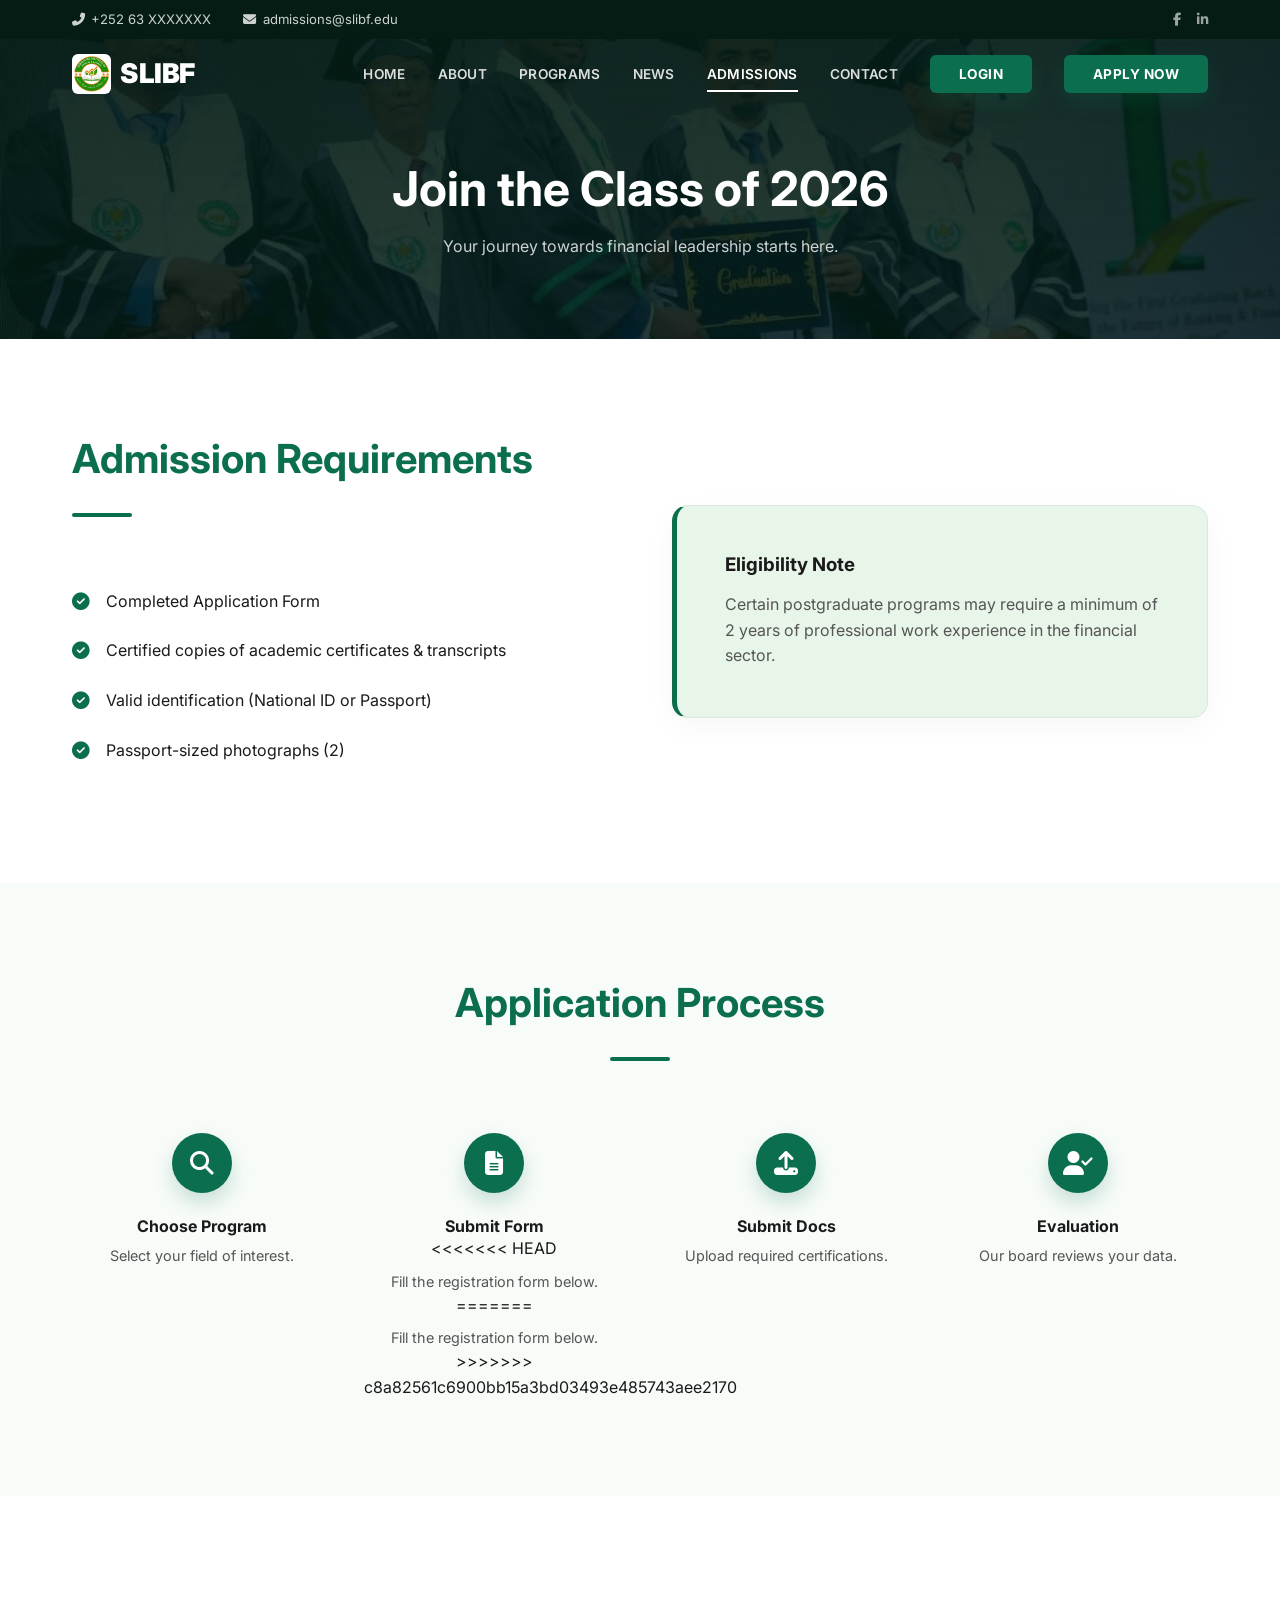
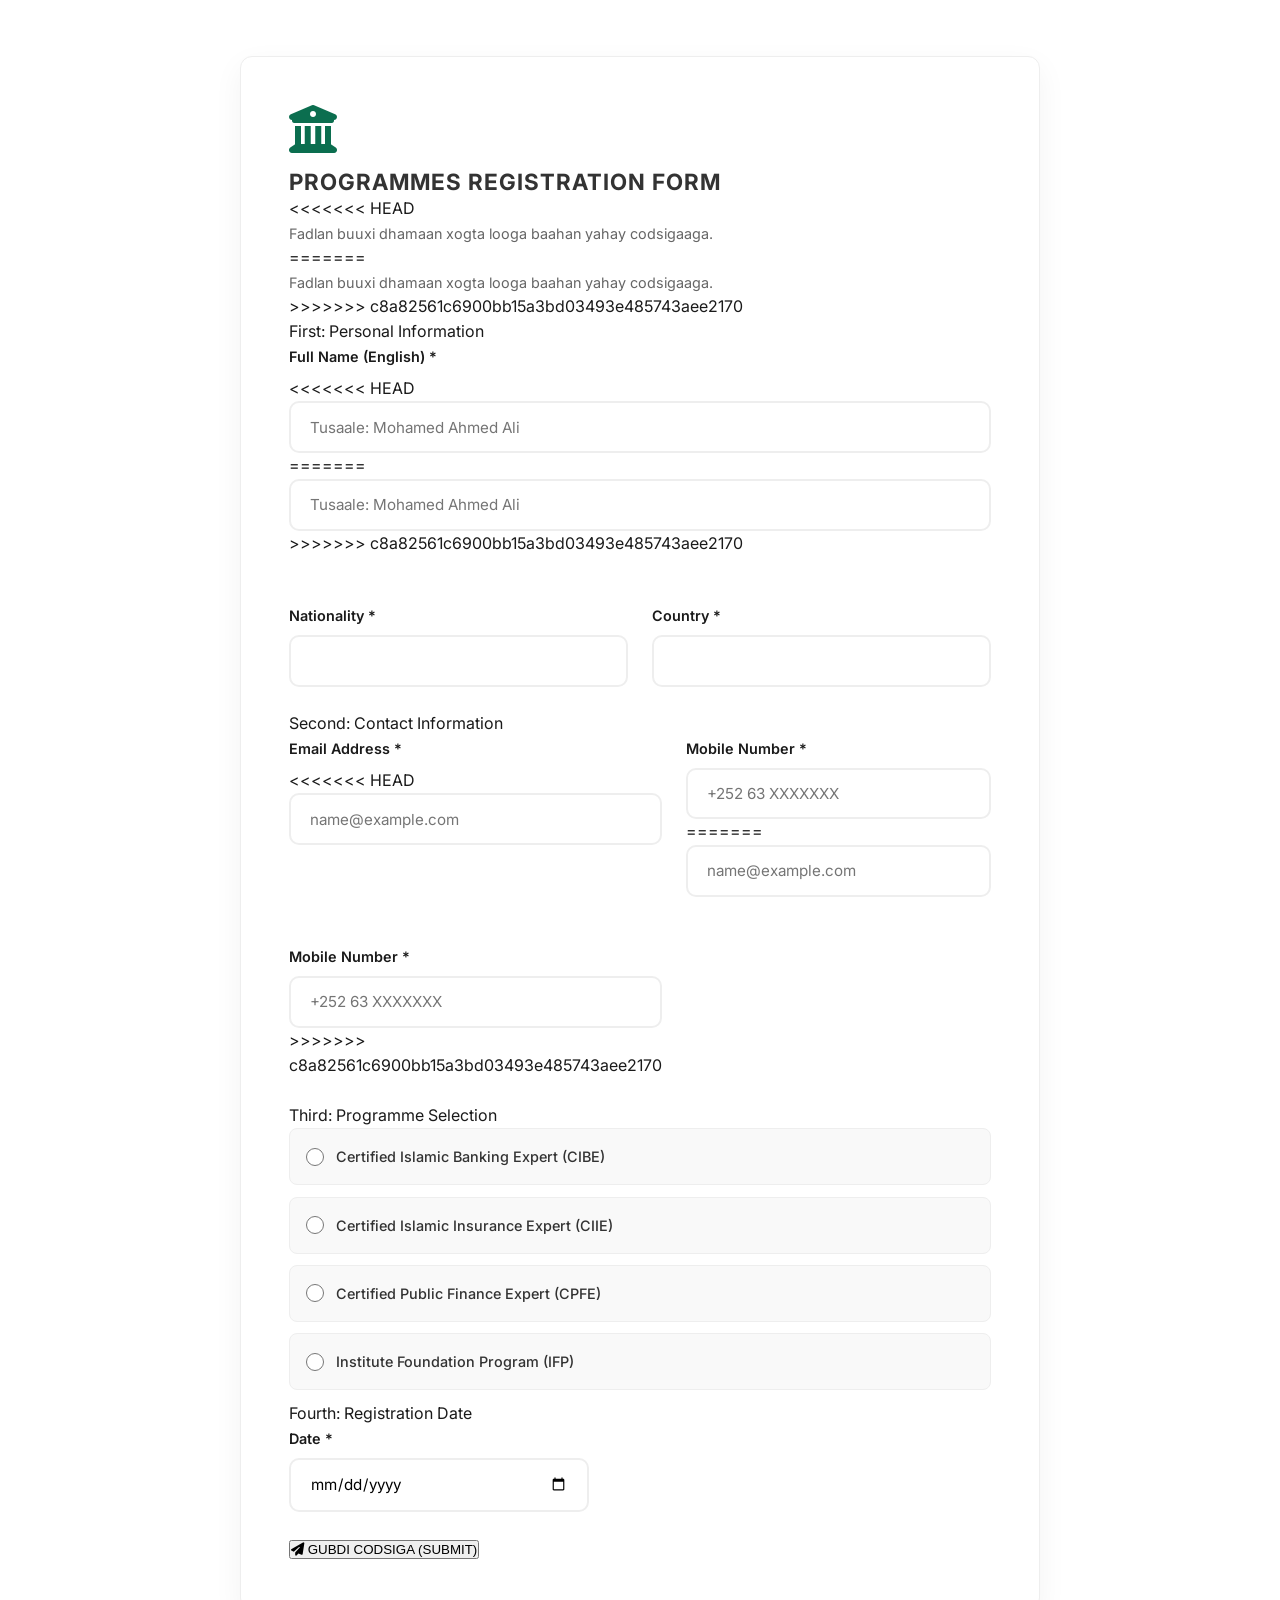
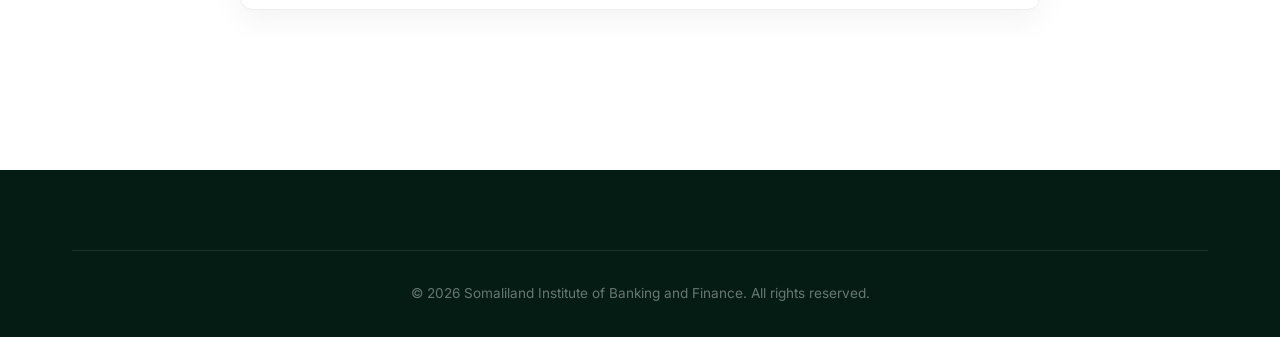
<file: admissions.html>
<!DOCTYPE html>
<html lang="en">

<head>
    <meta charset="UTF-8">
    <meta name="viewport" content="width=device-width, initial-scale=1.0">
    <title>Admissions | SLIBF</title>
    <link rel="stylesheet" href="css/style.css">
    <link rel="preconnect" href="https://fonts.googleapis.com">
    <link rel="preconnect" href="https://fonts.gstatic.com" crossorigin>
    <link href="https://fonts.googleapis.com/css2?family=Inter:wght@400;500;600;700;800;900&display=swap"
        rel="stylesheet">
    <link rel="stylesheet" href="https://cdnjs.cloudflare.com/ajax/libs/font-awesome/6.5.1/css/all.min.css">
    <style>
        .process-grid {
            display: grid;
            grid-template-columns: repeat(auto-fit, minmax(220px, 1fr));
            gap: 2rem;
            margin-top: 3rem;
        }

        .process-step {
            text-align: center;
            position: relative;
        }

        .step-number {
            width: 60px;
            height: 60px;
            background: var(--primary-color);
            color: white;
            border-radius: 50%;
            display: flex;
            align-items: center;
            justify-content: center;
            font-size: 1.5rem;
            font-weight: 800;
            margin: 0 auto 1.5rem;
            box-shadow: 0 10px 20px rgba(11, 110, 79, 0.2);
        }

        /* Form Styling Updated to match image_cbb640.png */
        .admission-form-wrapper {
            max-width: 800px;
            margin: 4rem auto;
            background: white;
            padding: 3rem;
            border-radius: 12px;
            box-shadow: 0 10px 30px rgba(0, 0, 0, 0.05);
            border: 1px solid #eee;
        }

<<<<<<< HEAD
        .form-header {
            text-align: center;
            margin-bottom: 2.5rem;
        }

        .form-header i {
            font-size: 3rem;
            color: #0b6e4f;
            margin-bottom: 1rem;
        }

        .form-header h2 {
            text-transform: uppercase;
            font-size: 1.4rem;
            letter-spacing: 1px;
            color: #333;
        }
=======
        .form-header { text-align: center; margin-bottom: 2.5rem; }
        .form-header i { font-size: 3rem; color: #0b6e4f; margin-bottom: 1rem; }
        .form-header h2 { text-transform: uppercase; font-size: 1.4rem; letter-spacing: 1px; color: #333; }
>>>>>>> c8a82561c6900bb15a3bd03493e485743aee2170

        .section-label {
            color: #0b6e4f;
            font-weight: 800;
            font-size: 0.85rem;
            margin: 2rem 0 1rem;
            text-transform: uppercase;
            border-bottom: 1px solid #eee;
            padding-bottom: 5px;
        }

        .form-grid {
            display: grid;
            grid-template-columns: 1fr 1fr;
            gap: 1.5rem;
        }

        .full-width {
            grid-column: span 2;
        }

<<<<<<< HEAD
        .form-group label {
            display: block;
            margin-bottom: 0.5rem;
            font-weight: 700;
            font-size: 0.85rem;
            color: #444;
        }

=======
        .form-group label { display: block; margin-bottom: 0.5rem; font-weight: 700; font-size: 0.85rem; color: #444; }
        
>>>>>>> c8a82561c6900bb15a3bd03493e485743aee2170
        .form-control {
            width: 100%;
            padding: 0.85rem;
            border: 1px solid #ccc;
            border-radius: 6px;
            font-family: 'Inter', sans-serif;
            background: #fdfdfd;
        }

        /* Program Selection Styling */
        .program-option {
            background: #f9f9f9;
            padding: 1rem;
            border-radius: 8px;
            margin-bottom: 0.7rem;
            display: flex;
            align-items: center;
            gap: 12px;
            cursor: pointer;
            border: 1px solid #eee;
            transition: 0.2s;
        }
<<<<<<< HEAD

        .program-option:hover {
            background: #f0f7f4;
        }

        .program-option input {
            width: 18px;
            height: 18px;
            accent-color: #0b6e4f;
            cursor: pointer;
        }

        .program-option span {
            font-size: 0.9rem;
            font-weight: 500;
            color: #333;
        }
=======
        .program-option:hover { background: #f0f7f4; }
        .program-option input { width: 18px; height: 18px; accent-color: #0b6e4f; cursor: pointer; }
        .program-option span { font-size: 0.9rem; font-weight: 500; color: #333; }
>>>>>>> c8a82561c6900bb15a3bd03493e485743aee2170

        .btn-submit {
            width: 100%;
            padding: 1.1rem;
            background: #0b6e4f;
            color: white;
            border: none;
            border-radius: 8px;
            font-weight: 700;
            font-size: 1rem;
            cursor: pointer;
            display: flex;
            align-items: center;
            justify-content: center;
            gap: 10px;
            margin-top: 2rem;
            transition: 0.3s;
        }
<<<<<<< HEAD

        .btn-submit:hover {
            background: #08563e;
        }
=======
        .btn-submit:hover { background: #08563e; }
>>>>>>> c8a82561c6900bb15a3bd03493e485743aee2170

        @media (max-width: 768px) {
            .form-grid { grid-template-columns: 1fr; }
            .full-width { grid-column: span 1; }
            .admission-form-wrapper { padding: 2rem; }
        }
    </style>
</head>

<body>

    <div class="top-bar">
        <div class="container top-bar-container">
            <div class="top-bar-info">
                <span><i class="fas fa-phone-alt"></i> +252 63 XXXXXXX</span>
                <span><i class="fas fa-envelope"></i> admissions@slibf.edu</span>
            </div>
            <div class="top-bar-social">
                <a href="#"><i class="fab fa-facebook-f"></i></a>
                <a href="#"><i class="fab fa-linkedin-in"></i></a>
            </div>
        </div>
    </div>

    <nav>
        <div class="container nav-container">
            <a href="index.html" class="logo">
                <img src="images/logo institute.jpeg" alt="SLIBF Logo">
                SLIBF
            </a>
            <ul class="nav-links">
                <li><a href="index.html">Home</a></li>
                <li><a href="about.html">About</a></li>
                <li><a href="programs.html">Programs</a></li>
                <li><a href="news.html">News</a></li>
                <li class="active"><a href="admissions.html">Admissions</a></li>
                <li><a href="contact.html">Contact</a></li>
                <li><a href="system/login.htmlr" class="btn-apply">Login</a></li>
                <li><a href="#apply" class="btn-apply">Apply Now</a></li>
            </ul>
        </div>
    </nav>

    <header class="page-hero">
        <div class="container">
            <h1>Join the Class of 2026</h1>
            <p style="margin-top: 1rem; opacity: 0.8;">Your journey towards financial leadership starts here.</p>
        </div>
    </header>

    <section id="requirements">
        <div class="container">
            <div style="display: grid; grid-template-columns: 1fr 1fr; gap: 4rem; align-items: center;">
                <div class="reveal">
                    <div class="section-title" style="text-align: left;">
                        <h2>Admission Requirements</h2>
                        <span></span>
                    </div>
                    <ul style="list-style: none; margin-top: 2rem;">
                        <li style="margin-bottom: 1.5rem; display: flex; gap: 1rem; align-items: center;">
                            <i class="fas fa-check-circle" style="color: var(--primary-color); font-size: 1.1rem;"></i>
                            <span>Completed Application Form</span>
                        </li>
                        <li style="margin-bottom: 1.5rem; display: flex; gap: 1rem; align-items: center;">
                            <i class="fas fa-check-circle" style="color: var(--primary-color); font-size: 1.1rem;"></i>
                            <span>Certified copies of academic certificates &amp; transcripts</span>
                        </li>
                        <li style="margin-bottom: 1.5rem; display: flex; gap: 1rem; align-items: center;">
                            <i class="fas fa-check-circle" style="color: var(--primary-color); font-size: 1.1rem;"></i>
                            <span>Valid identification (National ID or Passport)</span>
                        </li>
                        <li style="margin-bottom: 1.5rem; display: flex; gap: 1rem; align-items: center;">
                            <i class="fas fa-check-circle" style="color: var(--primary-color); font-size: 1.1rem;"></i>
                            <span>Passport-sized photographs (2)</span>
                        </li>
                    </ul>
                </div>
                <div class="reveal">
                    <div class="card"
                        style="background: var(--accent-color); padding: 3rem; border-left: 5px solid var(--primary-color);">
                        <h3>Eligibility Note</h3>
                        <p style="margin-top: 1rem; color: var(--text-muted);">Certain postgraduate programs may require
                            a minimum of 2 years of professional work experience in the financial sector.</p>
                    </div>
                </div>
            </div>
        </div>
    </section>

    <section id="process" style="background-color: #f8fcf9;">
        <div class="container">
            <div class="section-title">
                <h2>Application Process</h2>
                <span></span>
            </div>
            <div class="process-grid">
                <div class="process-step reveal">
                    <div class="step-number"><i class="fas fa-search"></i></div>
                    <h4>Choose Program</h4>
                    <p style="font-size: 0.9rem; color: var(--text-muted); margin-top: 0.5rem;">Select your field of interest.</p>
                </div>
                <div class="process-step reveal">
                    <div class="step-number"><i class="fas fa-file-alt"></i></div>
                    <h4>Submit Form</h4>
<<<<<<< HEAD
                    <p style="font-size: 0.9rem; color: var(--text-muted); margin-top: 0.5rem;">Fill the registration
                        form below.</p>
=======
                    <p style="font-size: 0.9rem; color: var(--text-muted); margin-top: 0.5rem;">Fill the registration form below.</p>
>>>>>>> c8a82561c6900bb15a3bd03493e485743aee2170
                </div>
                <div class="process-step reveal">
                    <div class="step-number"><i class="fas fa-upload"></i></div>
                    <h4>Submit Docs</h4>
                    <p style="font-size: 0.9rem; color: var(--text-muted); margin-top: 0.5rem;">Upload required certifications.</p>
                </div>
                <div class="process-step reveal">
                    <div class="step-number"><i class="fas fa-user-check"></i></div>
                    <h4>Evaluation</h4>
                    <p style="font-size: 0.9rem; color: var(--text-muted); margin-top: 0.5rem;">Our board reviews your data.</p>
                </div>
            </div>
        </div>
    </section>

    <section id="apply">
        <div class="container">
            <div class="admission-form-wrapper reveal">
                <div class="form-header">
                    <i class="fas fa-university"></i>
                    <h2>Programmes Registration Form</h2>
<<<<<<< HEAD
                    <p style="color: #666; font-size: 0.9rem;">Fadlan buuxi dhamaan xogta looga baahan yahay codsigaaga.
                    </p>
=======
                    <p style="color: #666; font-size: 0.9rem;">Fadlan buuxi dhamaan xogta looga baahan yahay codsigaaga.</p>
>>>>>>> c8a82561c6900bb15a3bd03493e485743aee2170
                </div>

                <form id="admissionForm">
                    <div class="section-label">First: Personal Information</div>
                    <div class="form-grid">
                        <div class="form-group full-width">
                            <label>Full Name (English) *</label>
<<<<<<< HEAD
                            <input type="text" id="app_name" class="form-control"
                                placeholder="Tusaale: Mohamed Ahmed Ali" required>
=======
                            <input type="text" id="app_name" class="form-control" placeholder="Tusaale: Mohamed Ahmed Ali" required>
>>>>>>> c8a82561c6900bb15a3bd03493e485743aee2170
                        </div>
                        <div class="form-group">
                            <label>Nationality *</label>
                            <input type="text" id="app_nationality" class="form-control" required>
                        </div>
                        <div class="form-group">
                            <label>Country *</label>
                            <input type="text" id="app_country" class="form-control" required>
                        </div>
                    </div>

                    <div class="section-label">Second: Contact Information</div>
                    <div class="form-grid">
                        <div class="form-group">
                            <label>Email Address *</label>
<<<<<<< HEAD
                            <input type="email" id="app_email" class="form-control" placeholder="name@example.com"
                                required>
                        </div>
                        <div class="form-group">
                            <label>Mobile Number *</label>
                            <input type="tel" id="app_phone" class="form-control" placeholder="+252 63 XXXXXXX"
                                required>
=======
                            <input type="email" id="app_email" class="form-control" placeholder="name@example.com" required>
                        </div>
                        <div class="form-group">
                            <label>Mobile Number *</label>
                            <input type="tel" id="app_phone" class="form-control" placeholder="+252 63 XXXXXXX" required>
>>>>>>> c8a82561c6900bb15a3bd03493e485743aee2170
                        </div>
                    </div>

                    <div class="section-label">Third: Programme Selection</div>
                    <div id="program-options">
                        <label class="program-option">
                            <input type="radio" name="program" value="Certified Islamic Banking Expert (CIBE)" required>
                            <span>Certified Islamic Banking Expert (CIBE)</span>
                        </label>
                        <label class="program-option">
                            <input type="radio" name="program" value="Certified Islamic Insurance Expert (CIIE)">
                            <span>Certified Islamic Insurance Expert (CIIE)</span>
                        </label>
                        <label class="program-option">
                            <input type="radio" name="program" value="Certified Public Finance Expert (CPFE)">
                            <span>Certified Public Finance Expert (CPFE)</span>
                        </label>
                        <label class="program-option">
                            <input type="radio" name="program" value="Institute Foundation Program (IFP)">
                            <span>Institute Foundation Program (IFP)</span>
                        </label>
                    </div>

                    <div class="section-label">Fourth: Registration Date</div>
                    <div class="form-group" style="max-width: 300px;">
                        <label>Date *</label>
                        <input type="date" id="app_date" class="form-control" required>
                    </div>

                    <button type="submit" class="btn-submit">
                        <i class="fas fa-paper-plane"></i> GUBDI CODSIGA (SUBMIT)
                    </button>
                </form>
            </div>
        </div>
    </section>

    <footer>
        <div class="container">
            <div class="footer-bottom">
                &copy; 2026 Somaliland Institute of Banking and Finance. All rights reserved.
            </div>
        </div>
    </footer>

    <script>
        // Form Submission to connect with Registrar Dashboard
<<<<<<< HEAD
        document.getElementById('admissionForm').addEventListener('submit', function (e) {
=======
        document.getElementById('admissionForm').addEventListener('submit', function(e) {
>>>>>>> c8a82561c6900bb15a3bd03493e485743aee2170
            e.preventDefault();

            // Helitaanka xogta la geliyey
            const name = document.getElementById('app_name').value;
            const email = document.getElementById('app_email').value;
            const phone = document.getElementById('app_phone').value;
            const program = document.querySelector('input[name="program"]:checked').value;
            const regDate = document.getElementById('app_date').value;

            // Sameynta Object-ga codsiga cusub
            const newApp = {
                id: 'APP-' + Math.floor(1000 + Math.random() * 9000),
                name: name,
                email: email,
                phone: phone,
                program: program,
                date: regDate,
                status: 'Pending'
            };

            // Keydinta xogta LocalStorage-ka si uu Dashboard-ku u arko
            let currentApps = JSON.parse(localStorage.getItem('slibf_apps')) || [];
            currentApps.push(newApp);
            localStorage.setItem('slibf_apps', JSON.stringify(currentApps));

            // Farriin guul ah iyo sifeynta foomka
            alert('Mahadsanid! Codsigaaga si guul leh ayaa loo gudbiyey.');
            this.reset();
        });
    </script>
    <script src="js/script.js"></script>
</body>

</html>
</file>
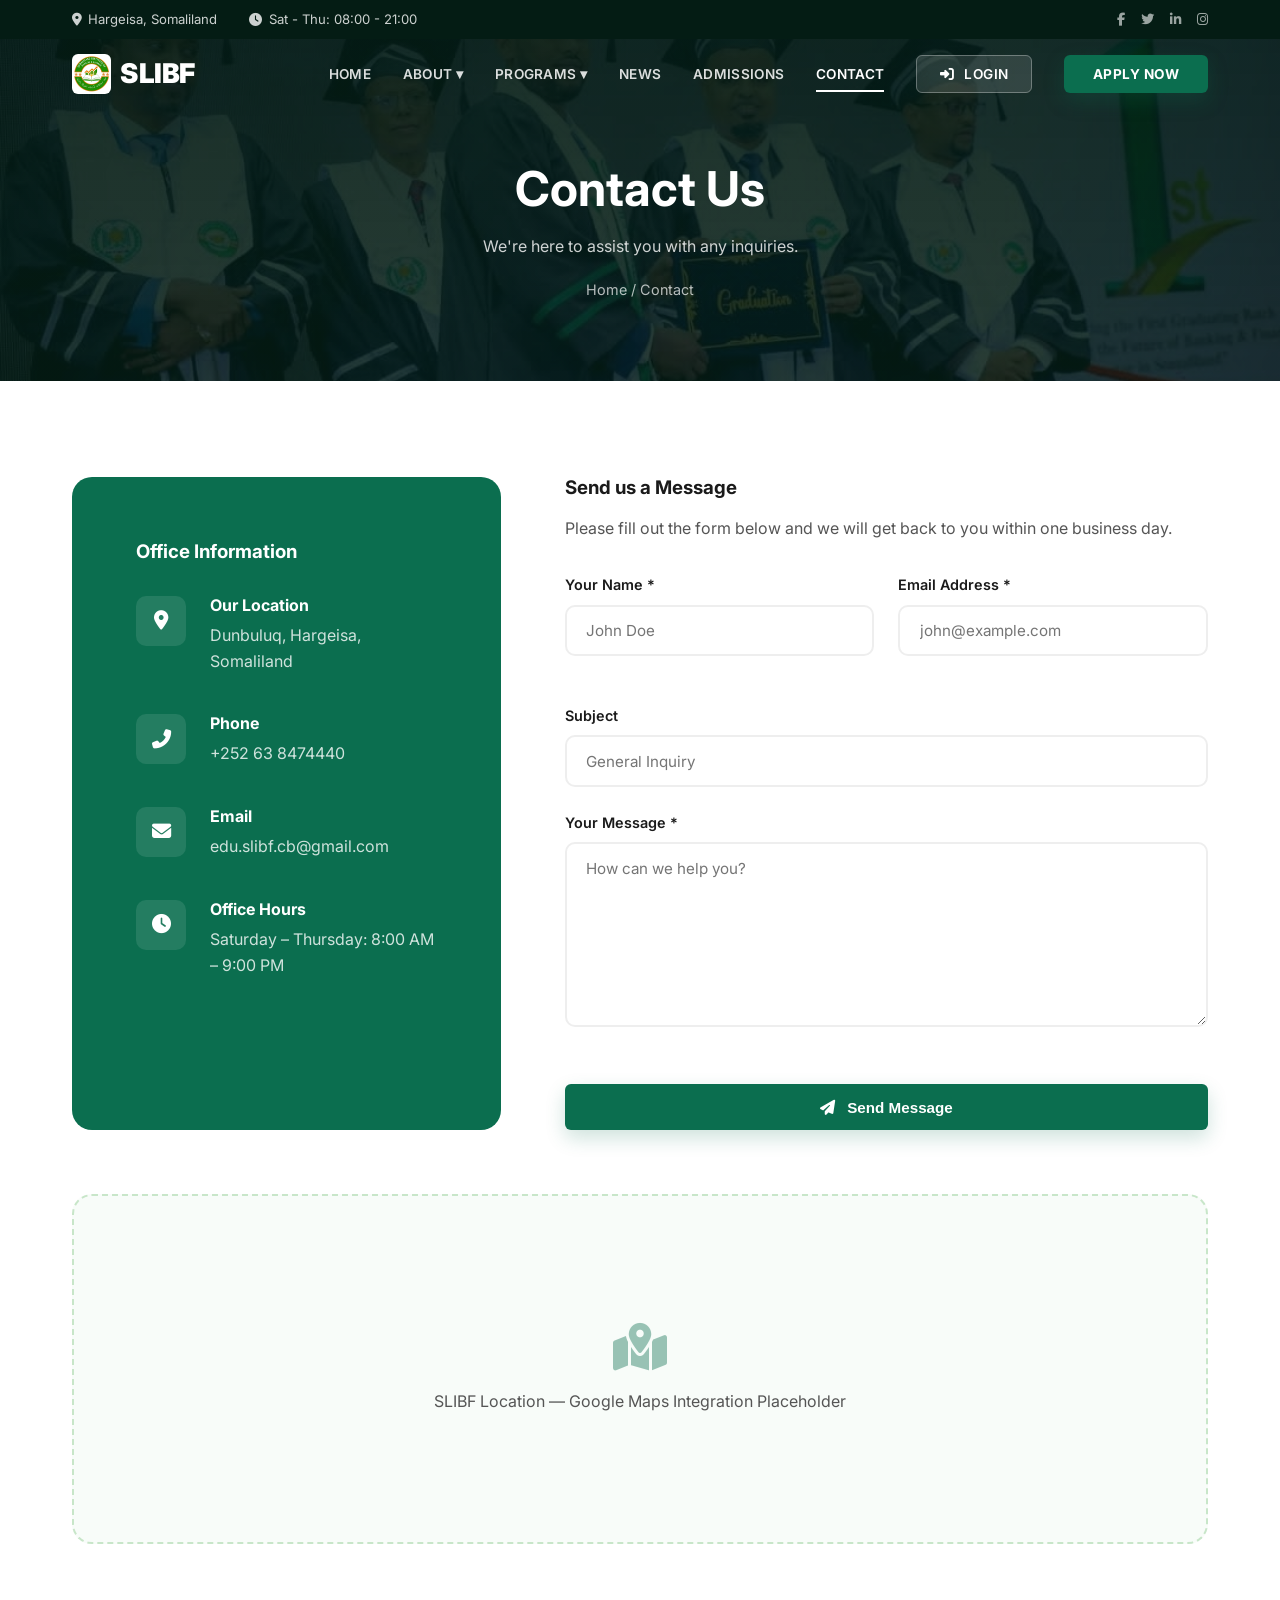
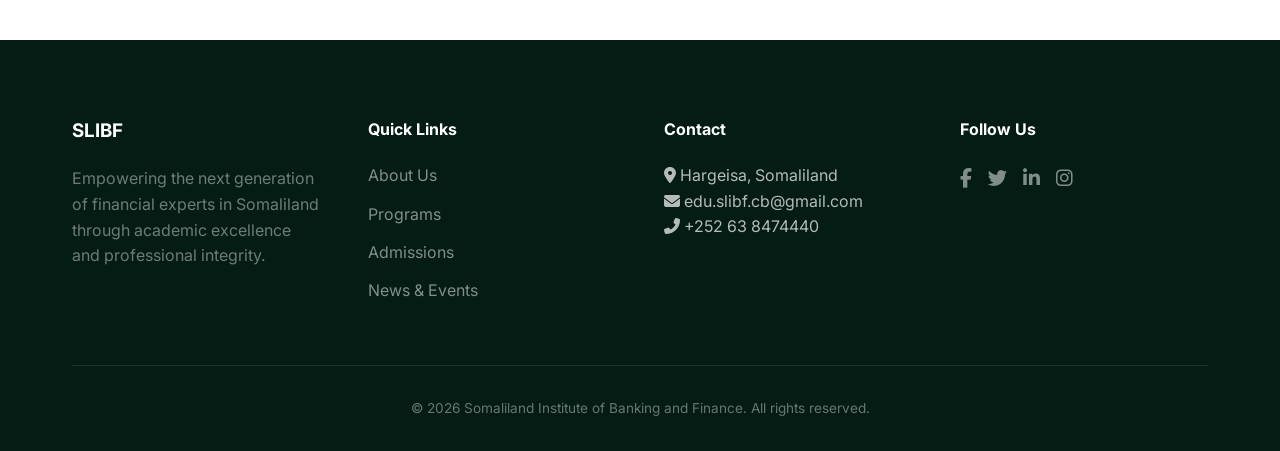
<file: contact.html>
<!DOCTYPE html>
<html lang="en">

<head>
    <meta charset="UTF-8">
    <meta name="viewport" content="width=device-width, initial-scale=1.0">
    <title>Contact Us | SLIBF</title>
    <link rel="stylesheet" href="css/style.css">
    <link rel="preconnect" href="https://fonts.googleapis.com">
    <link rel="preconnect" href="https://fonts.gstatic.com" crossorigin>
    <link href="https://fonts.googleapis.com/css2?family=Inter:wght@400;500;600;700;800;900&display=swap"
        rel="stylesheet">
    <link rel="stylesheet" href="https://cdnjs.cloudflare.com/ajax/libs/font-awesome/6.5.1/css/all.min.css">
    <style>
        .contact-grid {
            display: grid;
            grid-template-columns: 1fr 1.5fr;
            gap: 4rem;
        }

        .contact-panel {
            background: var(--primary-color);
            color: white;
            padding: 4rem;
            border-radius: 20px;
        }

        .contact-panel h3 {
            margin-bottom: 2rem;
            color: #fff;
        }

        .info-box {
            display: flex;
            gap: 1.5rem;
            margin-bottom: 2.5rem;
            align-items: flex-start;
        }

        .info-box .icon {
            background: rgba(255, 255, 255, 0.1);
            width: 50px;
            height: 50px;
            min-width: 50px;
            display: flex;
            align-items: center;
            justify-content: center;
            border-radius: 10px;
            font-size: 1.2rem;
        }

        .map-placeholder {
            width: 100%;
            height: 350px;
            background: #f8fcf9;
            border-radius: 20px;
            margin-top: 4rem;
            display: flex;
            align-items: center;
            justify-content: center;
            color: var(--text-muted);
            border: 2px dashed #c8e6c9;
        }

        @media (max-width: 968px) {
            .contact-grid {
                grid-template-columns: 1fr;
            }

            .contact-panel {
                padding: 2rem;
            }
        }
    </style>
</head>

<body>

    <!-- Utility Top Bar -->
    <div class="top-bar">
        <div class="container top-bar-container">
            <div class="top-bar-info">
                <span><i class="fas fa-map-marker-alt"></i> Hargeisa, Somaliland</span>
                <span><i class="fas fa-clock"></i> Sat - Thu: 08:00 - 21:00</span>
            </div>
            <div class="top-bar-social">
                <a href="#"><i class="fab fa-facebook-f"></i></a>
                <a href="#"><i class="fab fa-twitter"></i></a>
                <a href="#"><i class="fab fa-linkedin-in"></i></a>
                <a href="#"><i class="fab fa-instagram"></i></a>
            </div>
        </div>
    </div>

    <!-- Navigation -->
    <nav>
        <div class="container nav-container">
            <a href="index.html" class="logo">
                <img src="images/logo institute.jpeg" alt="SLIBF Logo">
                SLIBF
            </a>
            <div class="hamburger"><span></span><span></span><span></span></div>
            <ul class="nav-links">
                <li><a href="index.html">Home</a></li>
                <li class="dropdown">
                    <a href="about.html">About ▾</a>
                    <ul class="dropdown-menu">
                        <li><a href="about.html#background">Background</a></li>
                        <li><a href="about.html#vision">Vision & Mission</a></li>
                        <li><a href="about.html#values">Core Values</a></li>
                        <li><a href="about.html#leadership">Leadership</a></li>
                    </ul>
                </li>
                <li class="dropdown">
                    <a href="programs.html">Programs ▾</a>
                    <ul class="dropdown-menu">
                        <li><a href="programs.html#featured">Academic Programs</a></li>
                        <li><a href="#">Professional Certifications</a></li>
                        <li><a href="#">Corporate Training</a></li>
                    </ul>
                </li>
                <li><a href="news.html">News</a></li>
                <li><a href="admissions.html">Admissions</a></li>
                <li class="active"><a href="contact.html">Contact</a></li>
                <li><a href="system/login.html" class="btn-login"><i class="fas fa-sign-in-alt"></i> Login</a></li>
                <li><a href="admissions.html" class="btn-apply">Apply Now</a></li>
            </ul>
        </div>
    </nav>

    <!-- Page Hero -->
    <header class="page-hero">
        <div class="container">
            <h1>Contact Us</h1>
            <p style="margin-top: 1rem; opacity: 0.8;">We're here to assist you with any inquiries.</p>
            <div class="breadcrumb"><a href="index.html">Home</a> / Contact</div>
        </div>
    </header>

    <section>
        <div class="container">
            <div class="contact-grid">
                <!-- Info Panel -->
                <div class="contact-panel reveal">
                    <h3>Office Information</h3>
                    <div class="info-box">
                        <div class="icon"><i class="fas fa-map-marker-alt"></i></div>
                        <div>
                            <h4>Our Location</h4>
                            <p style="opacity: 0.8; margin-top: 0.5rem;">Dunbuluq,
                                Hargeisa, Somaliland</p>
                        </div>
                    </div>
                    <div class="info-box">
                        <div class="icon"><i class="fas fa-phone-alt"></i></div>
                        <div>
                            <h4>Phone</h4>
                            <p style="opacity: 0.8; margin-top: 0.5rem;">+252 63 8474440</p>
                        </div>
                    </div>
                    <div class="info-box">
                        <div class="icon"><i class="fas fa-envelope"></i></div>
                        <div>
                            <h4>Email</h4>
                            <p style="opacity: 0.8; margin-top: 0.5rem;">edu.slibf.cb@gmail.com</p>
                        </div>
                    </div>
                    <div class="info-box">
                        <div class="icon"><i class="fas fa-clock"></i></div>
                        <div>
                            <h4>Office Hours</h4>
                            <p style="opacity: 0.8; margin-top: 0.5rem;">Saturday – Thursday: 8:00 AM – 9:00 PM</p>
                        </div>
                    </div>
                </div>

                <!-- Form Panel -->
                <div class="reveal">
                    <h3>Send us a Message</h3>
                    <p style="color: var(--text-muted); margin: 1rem 0 2rem;">Please fill out the form below and we will
                        get back to you within one business day.</p>
                    <form id="contactForm">
                        <div style="display: grid; grid-template-columns: 1fr 1fr; gap: 1.5rem;">
                            <div class="form-group">
                                <label>Your Name *</label>
                                <input type="text" class="form-control" required placeholder="John Doe">
                            </div>
                            <div class="form-group">
                                <label>Email Address *</label>
                                <input type="email" class="form-control" required placeholder="john@example.com">
                            </div>
                        </div>
                        <div class="form-group" style="margin-top: 1.5rem;">
                            <label>Subject</label>
                            <input type="text" class="form-control" placeholder="General Inquiry">
                        </div>
                        <div class="form-group" style="margin-top: 1.5rem;">
                            <label>Your Message *</label>
                            <textarea class="form-control" rows="8" required
                                placeholder="How can we help you?"></textarea>
                        </div>
                        <br>
                        <button type="submit" class="btn btn-primary" style="width: 100%;"><i class="fas fa-paper-plane"
                                style="margin-right: 0.5rem;"></i> Send Message</button>
                    </form>
                </div>
            </div>

            <!-- Map Placeholder -->
            <div class="map-placeholder reveal">
                <div style="text-align: center;">
                    <i class="fas fa-map-marked-alt"
                        style="font-size: 3rem; color: var(--primary-color); opacity: 0.4;"></i>
                    <p style="margin-top: 1rem; color: var(--text-muted);">SLIBF Location — Google Maps Integration
                        Placeholder</p>
                </div>
            </div>
        </div>
    </section>

    <!-- Footer -->
    <footer>
        <div class="container">
            <div class="footer-grid">
                <div class="footer-about">
                    <h3>SLIBF</h3>
                    <p style="opacity:0.6; margin-top:1rem;">Empowering the next generation of financial experts in
                        Somaliland through academic excellence and professional integrity.</p>
                </div>
                <div class="footer-links">
                    <h4>Quick Links</h4>
                    <ul>
                        <li><a href="about.html">About Us</a></li>
                        <li><a href="programs.html">Programs</a></li>
                        <li><a href="admissions.html">Admissions</a></li>
                        <li><a href="news.html">News & Events</a></li>
                    </ul>
                </div>
                <div class="footer-links">
                    <h4>Contact</h4>
                    <p><i class="fas fa-map-marker-alt"></i> Hargeisa, Somaliland</p>
                    <p><i class="fas fa-envelope"></i> edu.slibf.cb@gmail.com</p>
                    <p><i class="fas fa-phone-alt"></i> +252 63 8474440</p>
                </div>
                <div class="footer-links">
                    <h4>Follow Us</h4>
                    <div style="display:flex; gap:1rem; margin-top:0.5rem;">
                        <a href="#" style="color:rgba(255,255,255,0.5); font-size:1.2rem;"><i
                                class="fab fa-facebook-f"></i></a>
                        <a href="#" style="color:rgba(255,255,255,0.5); font-size:1.2rem;"><i
                                class="fab fa-twitter"></i></a>
                        <a href="#" style="color:rgba(255,255,255,0.5); font-size:1.2rem;"><i
                                class="fab fa-linkedin-in"></i></a>
                        <a href="#" style="color:rgba(255,255,255,0.5); font-size:1.2rem;"><i
                                class="fab fa-instagram"></i></a>
                    </div>
                </div>
            </div>
            <div class="footer-bottom">
                &copy; 2026 Somaliland Institute of Banking and Finance. All rights reserved.
            </div>
        </div>
    </footer>

    <script src="js/script.js"></script>
</body>

</html>
</file>
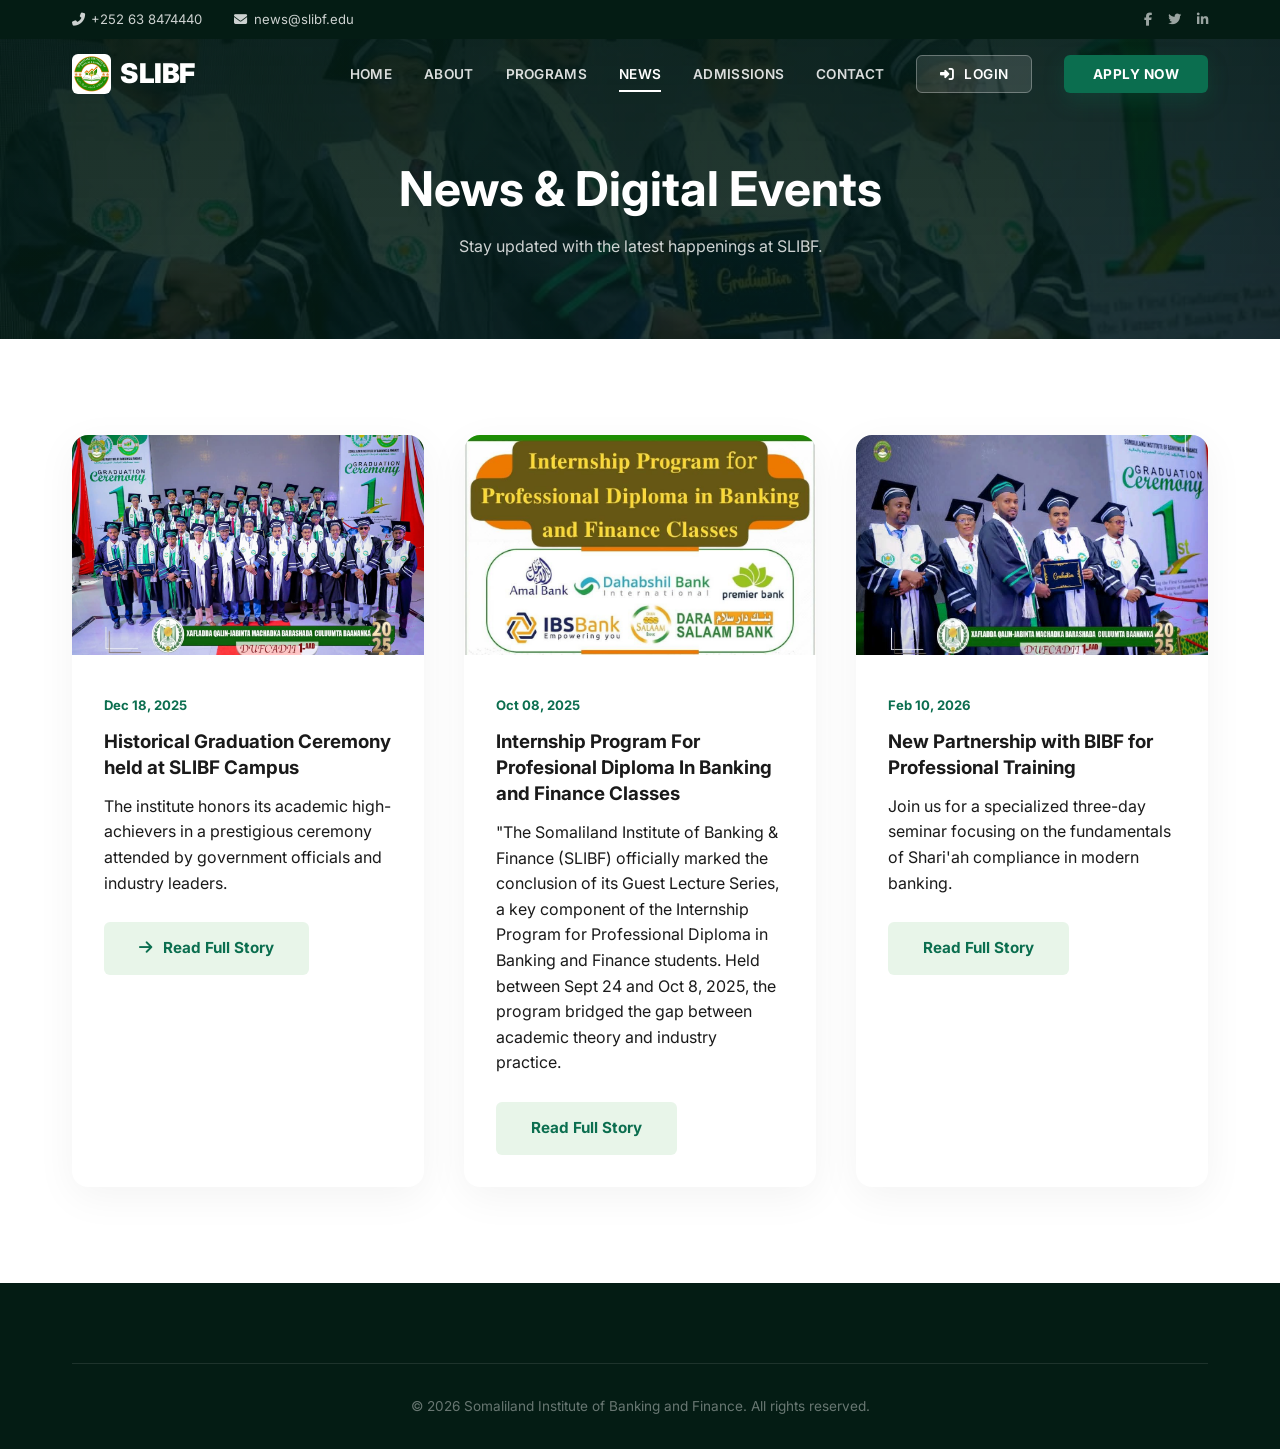
<file: news.html>
<!DOCTYPE html>
<html lang="en">

<head>
    <meta charset="UTF-8">
    <meta name="viewport" content="width=device-width, initial-scale=1.0">
    <title>News & Events | SLIBF</title>
    <link rel="stylesheet" href="css/style.css">
    <link rel="preconnect" href="https://fonts.googleapis.com">
    <link rel="preconnect" href="https://fonts.gstatic.com" crossorigin>
    <link href="https://fonts.googleapis.com/css2?family=Inter:wght@400;500;600;700;800;900&display=swap"
        rel="stylesheet">
    <link rel="stylesheet" href="https://cdnjs.cloudflare.com/ajax/libs/font-awesome/6.5.1/css/all.min.css">
</head>

<body>

    <!-- Utility Top Bar -->
    <div class="top-bar">
        <div class="container top-bar-container">
            <div class="top-bar-info">
                <span><i class="fas fa-phone-alt"></i> +252 63 8474440</span>
                <span><i class="fas fa-envelope"></i> news@slibf.edu</span>
            </div>
            <div class="top-bar-social">
                <a href="#"><i class="fab fa-facebook-f"></i></a>
                <a href="#"><i class="fab fa-twitter"></i></a>
                <a href="#"><i class="fab fa-linkedin-in"></i></a>
            </div>
        </div>
    </div>

    <!-- Navigation -->
    <nav>
        <div class="container nav-container">
            <a href="index.html" class="logo">
                <img src="images/logo institute.jpeg" alt="SLIBF Logo">
                SLIBF
            </a>
            <ul class="nav-links">
                <li><a href="index.html">Home</a></li>
                <li><a href="about.html">About</a></li>
                <li><a href="programs.html">Programs</a></li>
                <li class="active"><a href="news.html">News</a></li>
                <li><a href="admissions.html">Admissions</a></li>
                <li><a href="contact.html">Contact</a></li>
                <li><a href="system/login.html" class="btn-login"><i class="fas fa-sign-in-alt"></i> Login</a></li>
                <li><a href="admissions.html" class="btn-apply">Apply Now</a></li>
            </ul>
        </div>
    </nav>

    <!-- Page Hero -->
    <header class="page-hero">
        <div class="container">
            <h1>News & Digital Events</h1>
            <p style="margin-top: 1rem; opacity: 0.8;">Stay updated with the latest happenings at SLIBF.</p>
        </div>
    </header>

    <!-- News Feed -->
    <section>
        <div class="container">
            <div class="news-grid">
                <article class="news-card reveal">
                    <img src="images/faculty.jpg" class="news-img" alt="Graduation">
                    <div class="news-content">
                        <span class="news-date">Dec 18, 2025</span>
                        <h3>Historical Graduation Ceremony held at SLIBF Campus</h3>
                        <p>The institute honors its academic high-achievers in a prestigious ceremony attended by
                            government officials and industry leaders.</p>
                        <br>
                        <a href="#" class="btn btn-secondary"><i class="fas fa-arrow-right"
                                style="margin-right:0.4rem;"></i> Read Full Story</a>
                    </div>
                </article>
                <article class="news-card reveal">
                    <img src="images/internship pic.jpeg" class="news-img" alt="Research">
                    <div class="news-content">
                        <span class="news-date">Oct 08, 2025</span>
                        <h3>Internship Program For Profesional Diploma In Banking and Finance Classes</h3>
                        <p>"The Somaliland Institute of Banking & Finance (SLIBF) officially marked the conclusion of
                            its Guest Lecture Series, a key component of the Internship Program for Professional Diploma
                            in Banking and Finance students.
                            Held between Sept 24 and Oct 8, 2025,
                            the program bridged the gap between academic theory and industry practice.</p>
                        <br>
                        <a href="#" class="btn btn-secondary">Read Full Story</a>
                    </div>
                </article>
                <article class="news-card reveal">
                    <img src="images/hero_bg.jpg" class="news-img" alt="Seminar">
                    <div class="news-content">
                        <span class="news-date">Feb 10, 2026</span>
                        <h3>New Partnership with BIBF for Professional Training</h3>
                        <p>Join us for a specialized three-day seminar focusing on the
                            fundamentals of Shari'ah compliance in modern banking.</p>
                        <br>
                        <a href="#" class="btn btn-secondary">Read Full Story</a>
                    </div>
                </article>
                <!-- Add more news as required -->
            </div>
        </div>
    </section>

    <!-- Footer -->
    <footer>
        <div class="container">
            <div class="footer-bottom">
                &copy; 2026 Somaliland Institute of Banking and Finance. All rights reserved.
            </div>
        </div>
    </footer>

    <script src="js/script.js"></script>
</body>

</html>
</file>
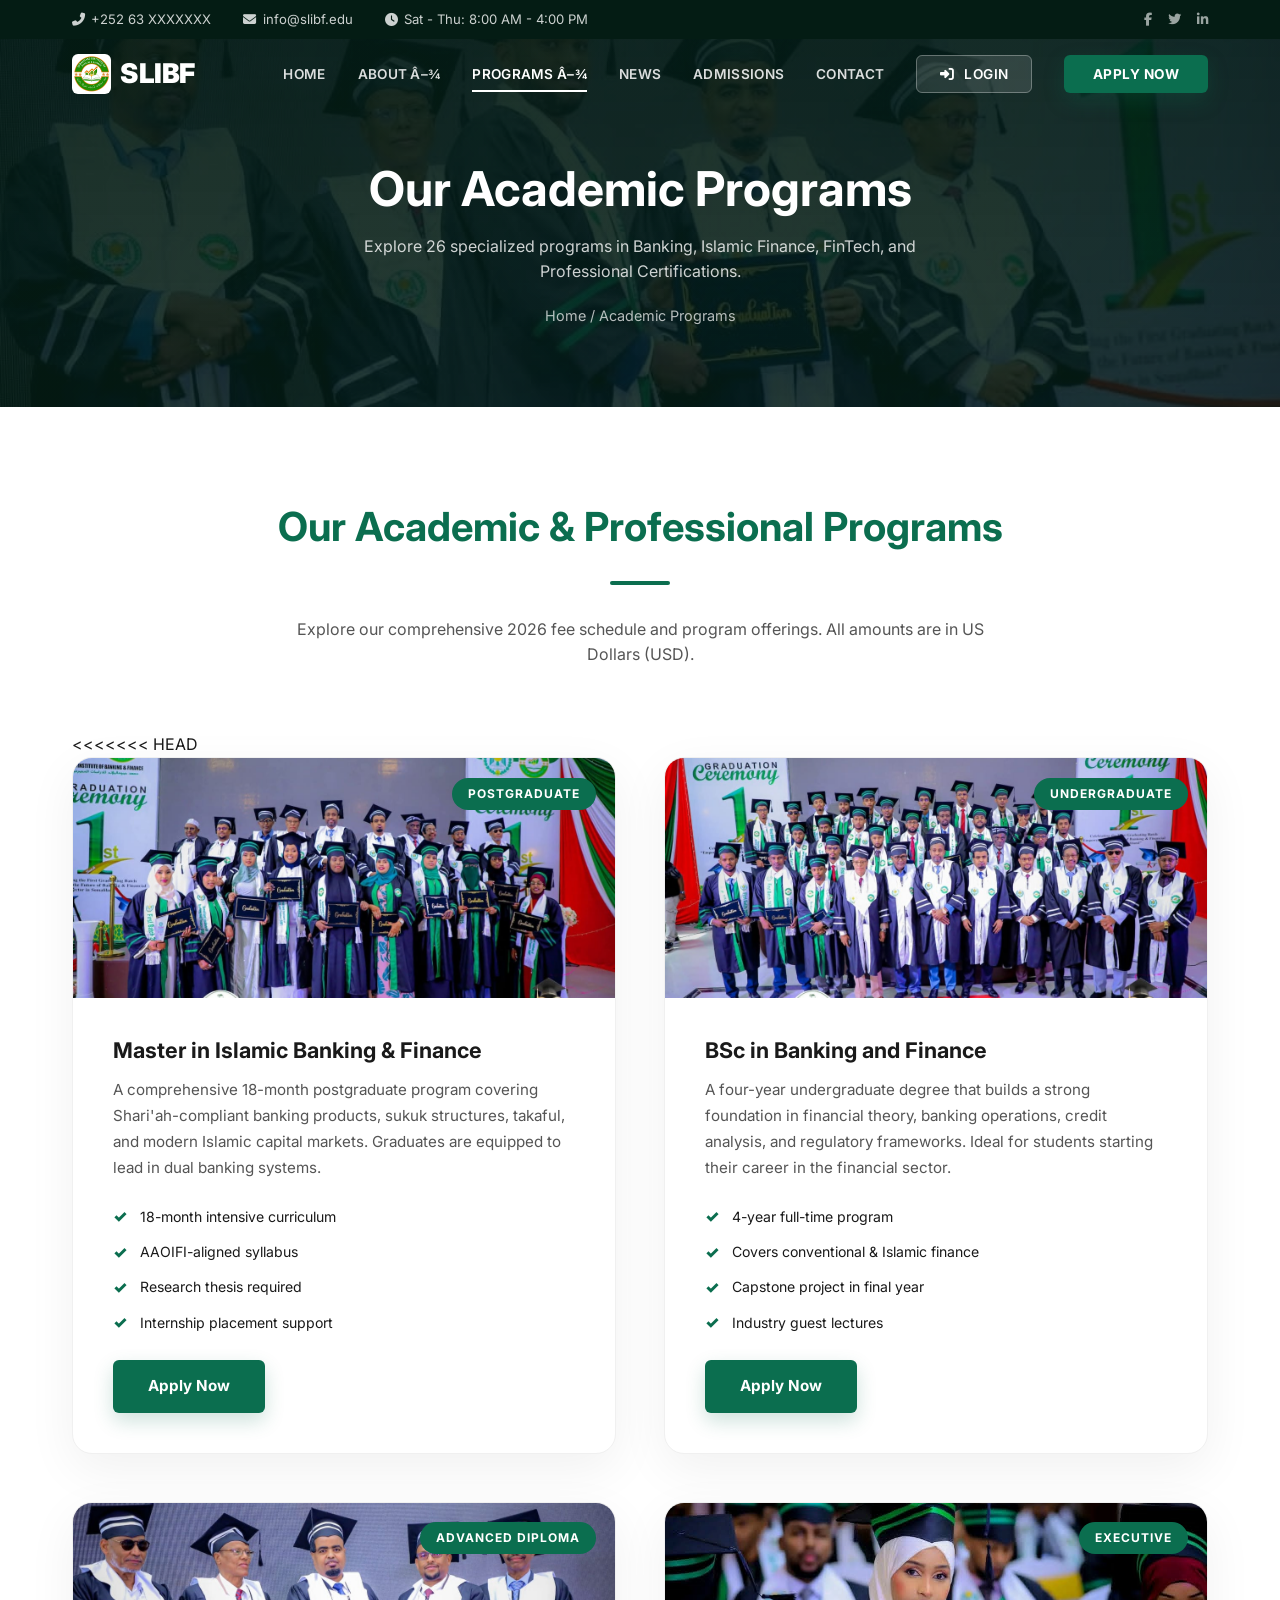
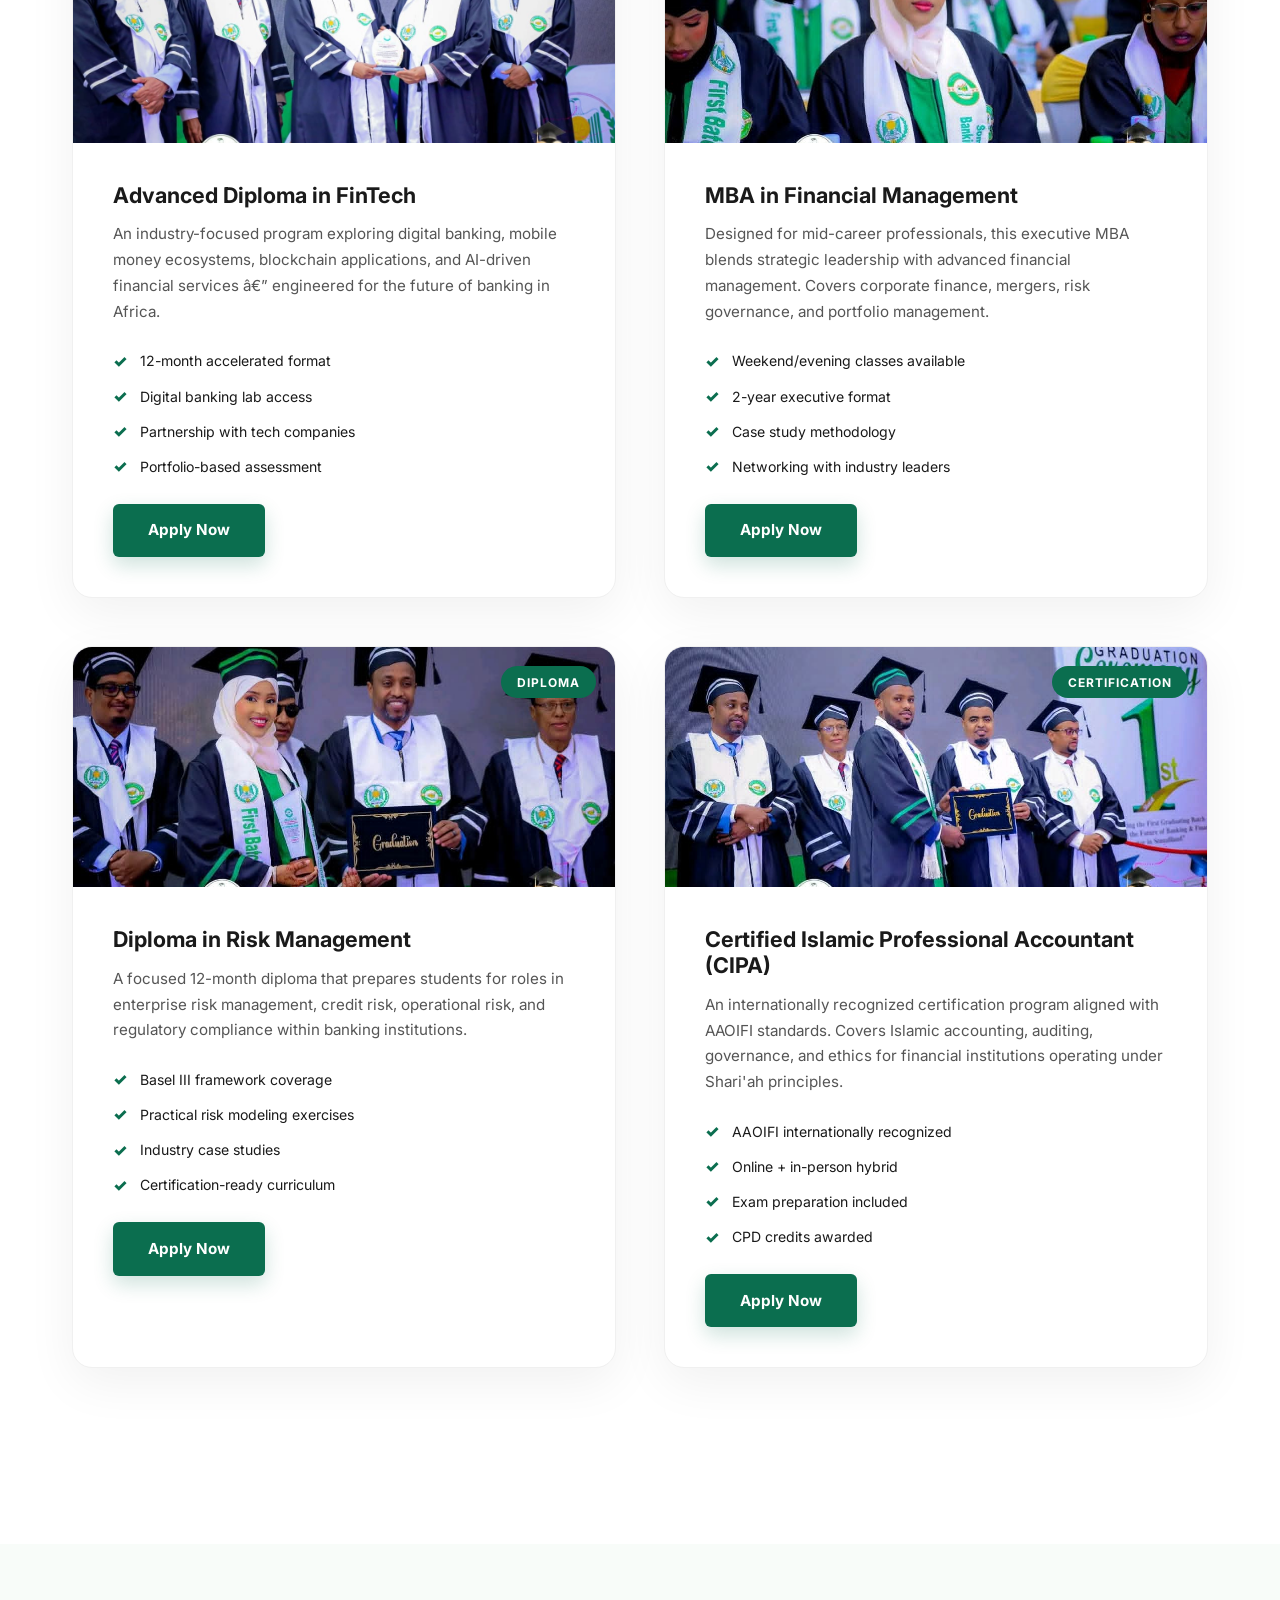
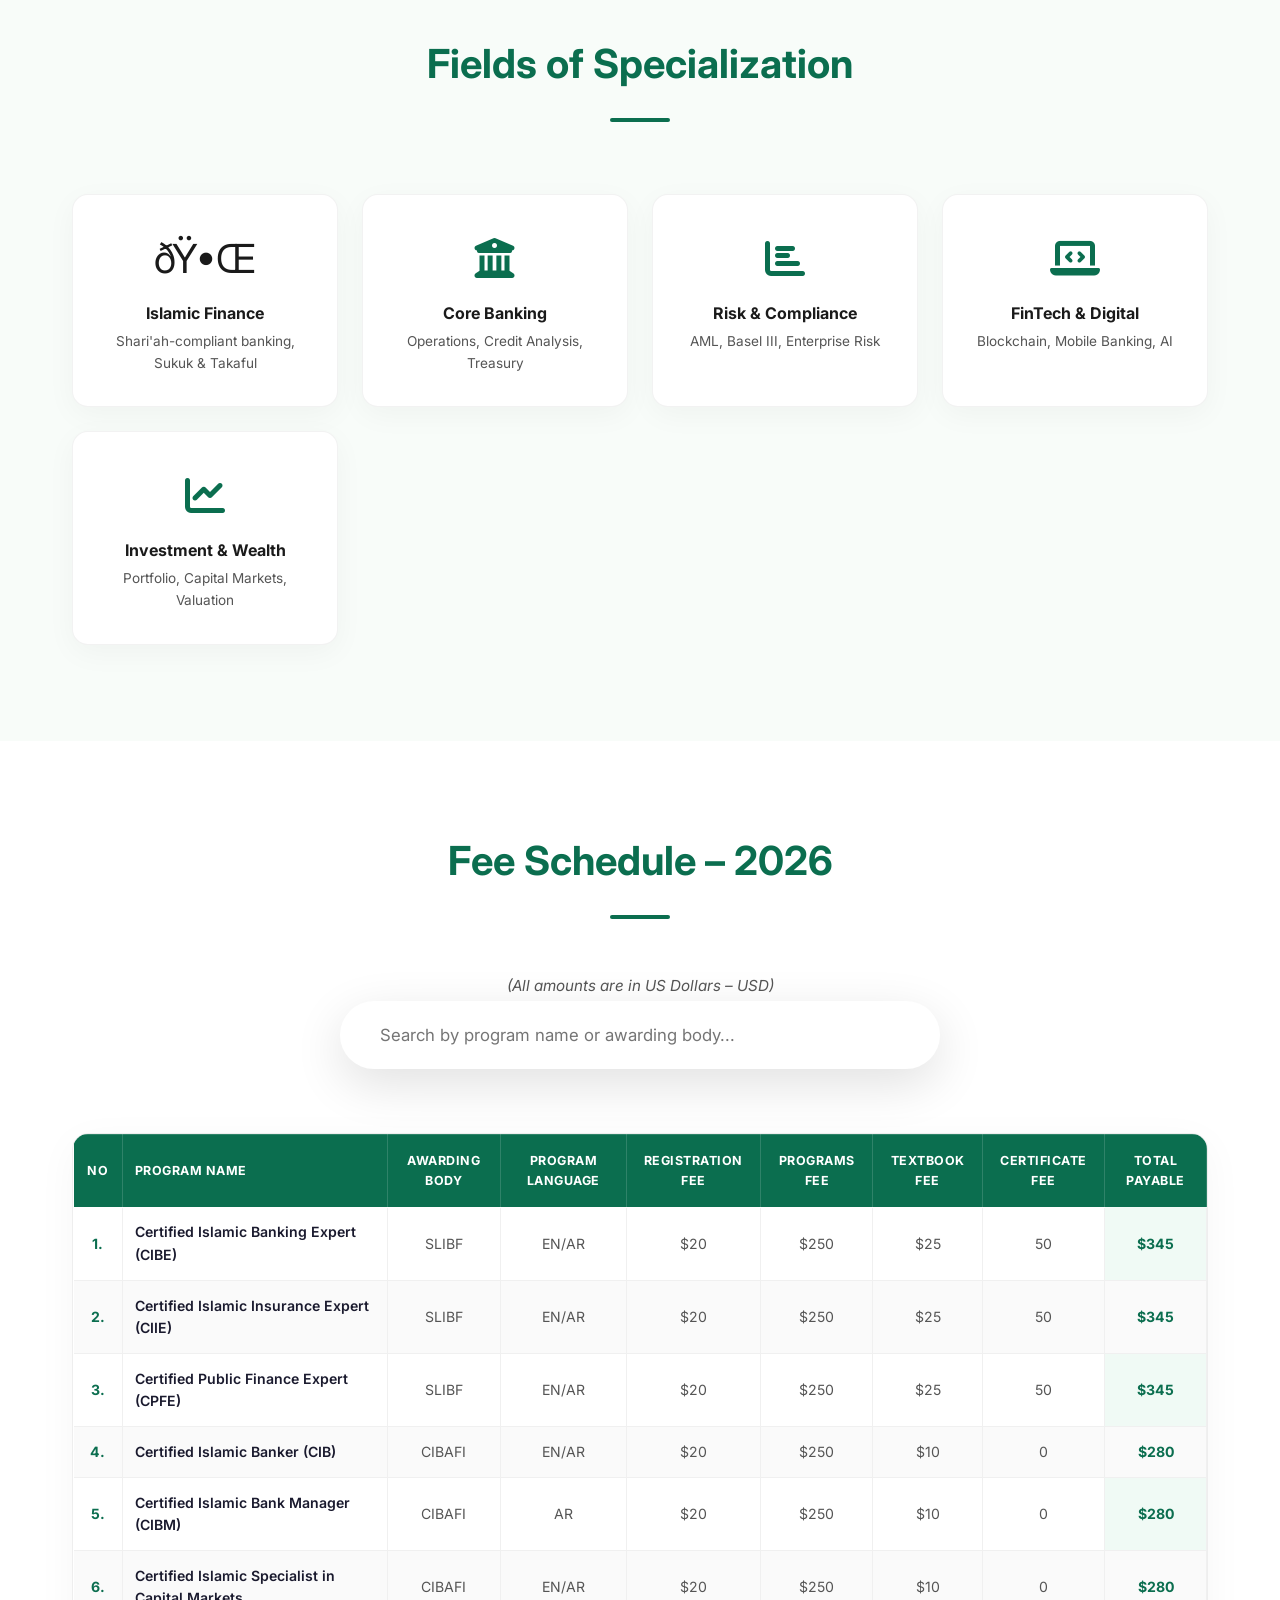
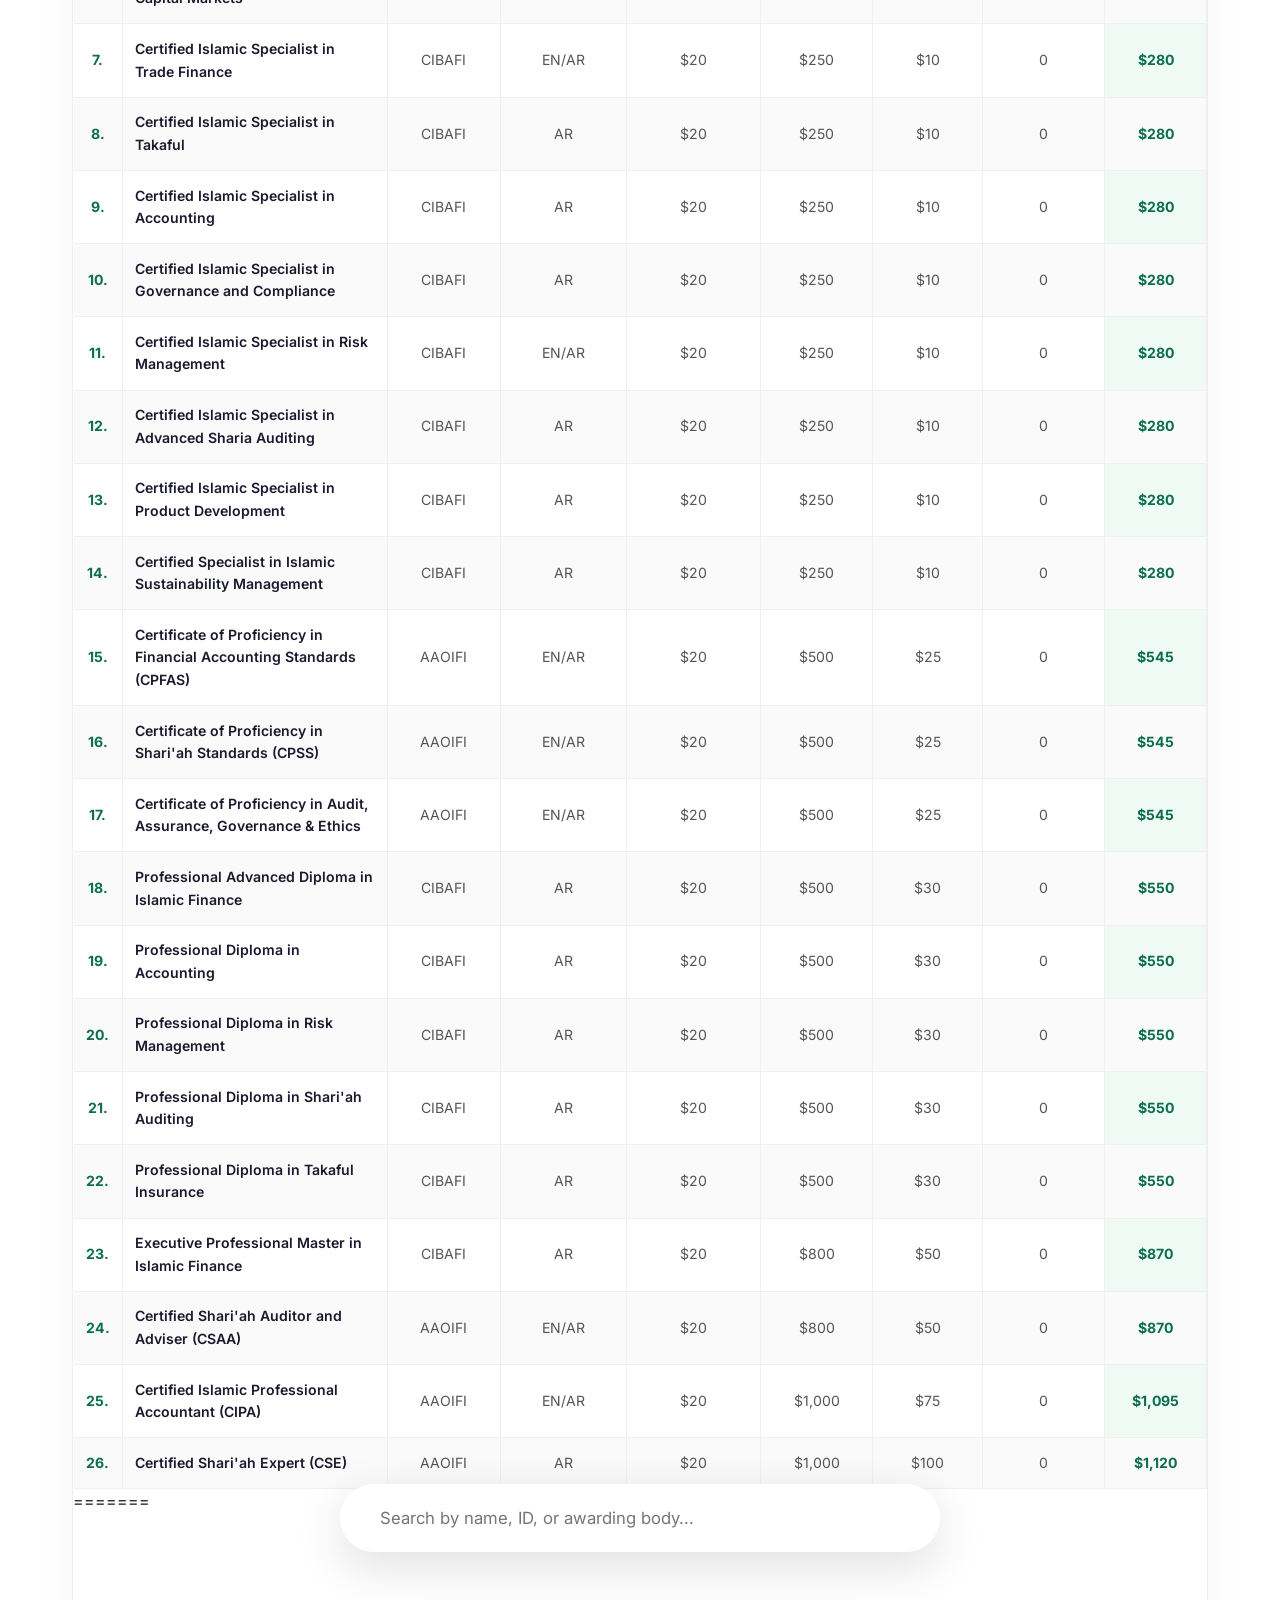
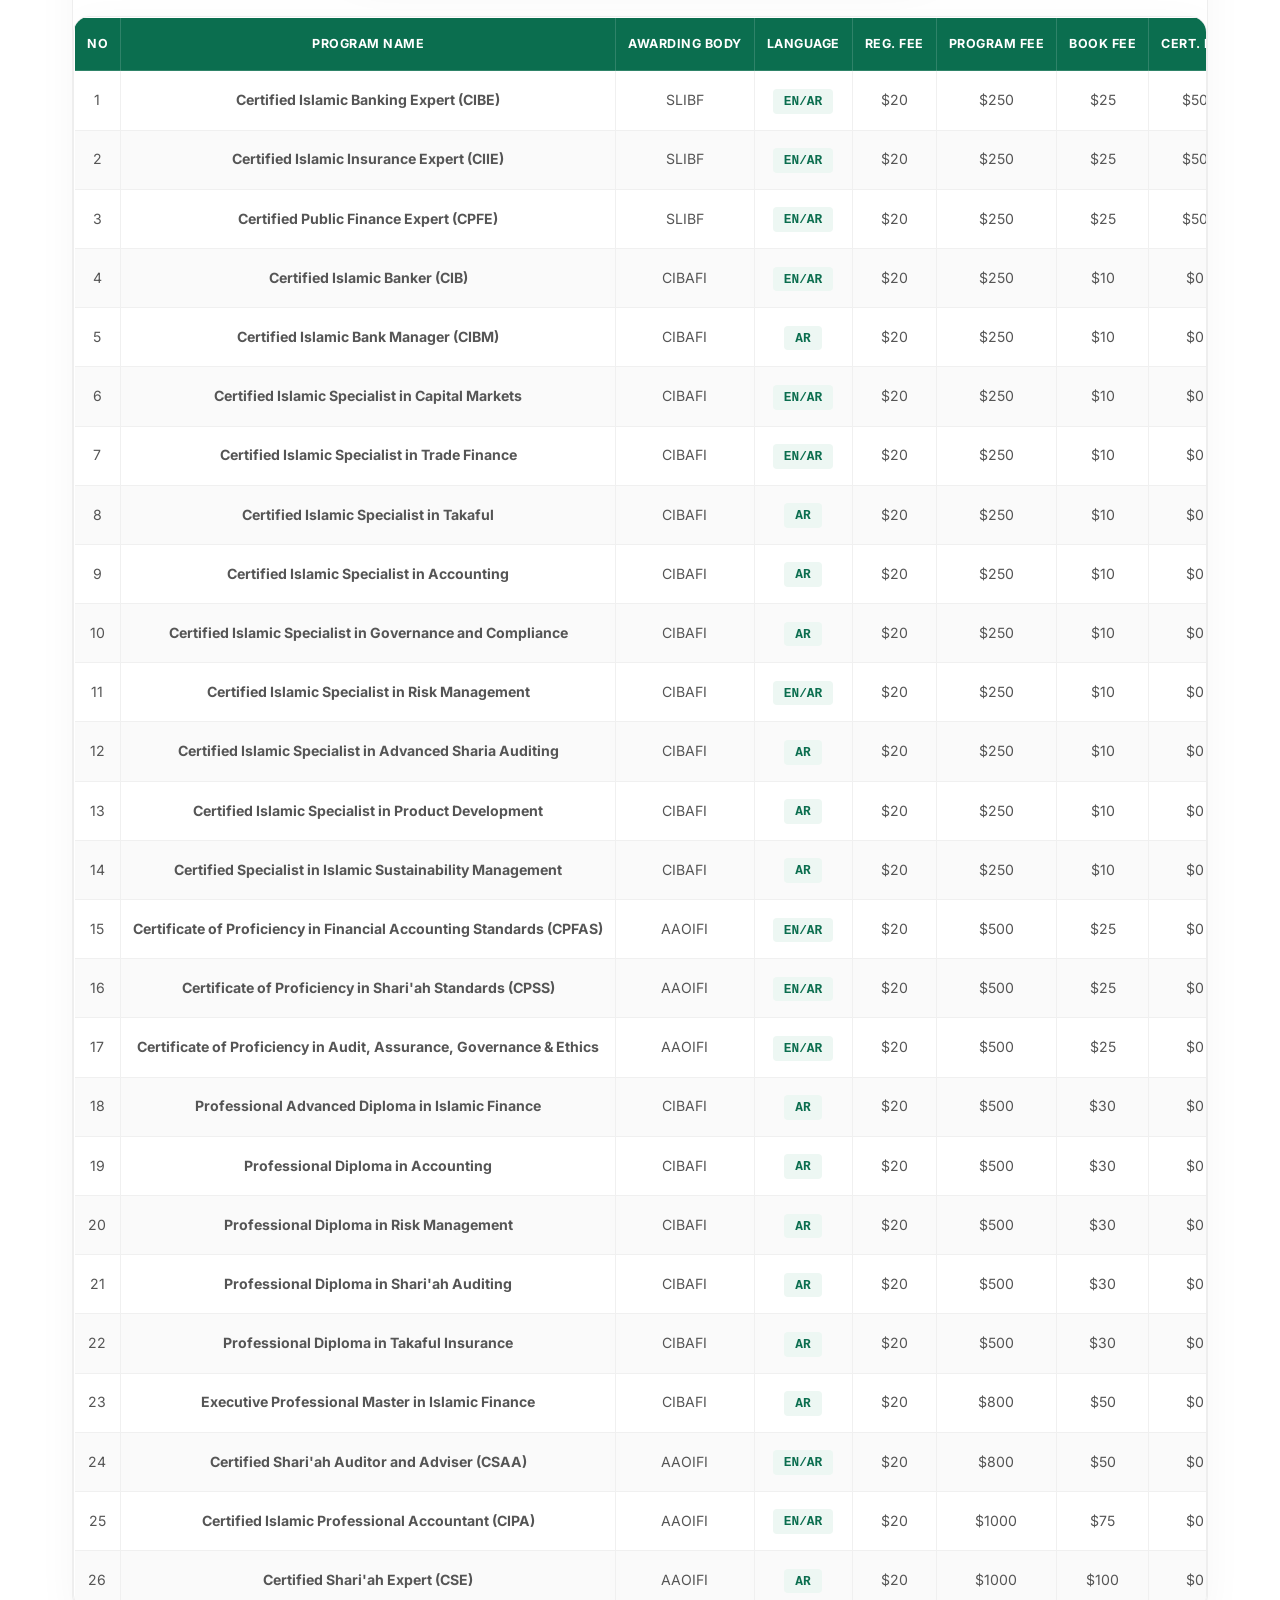
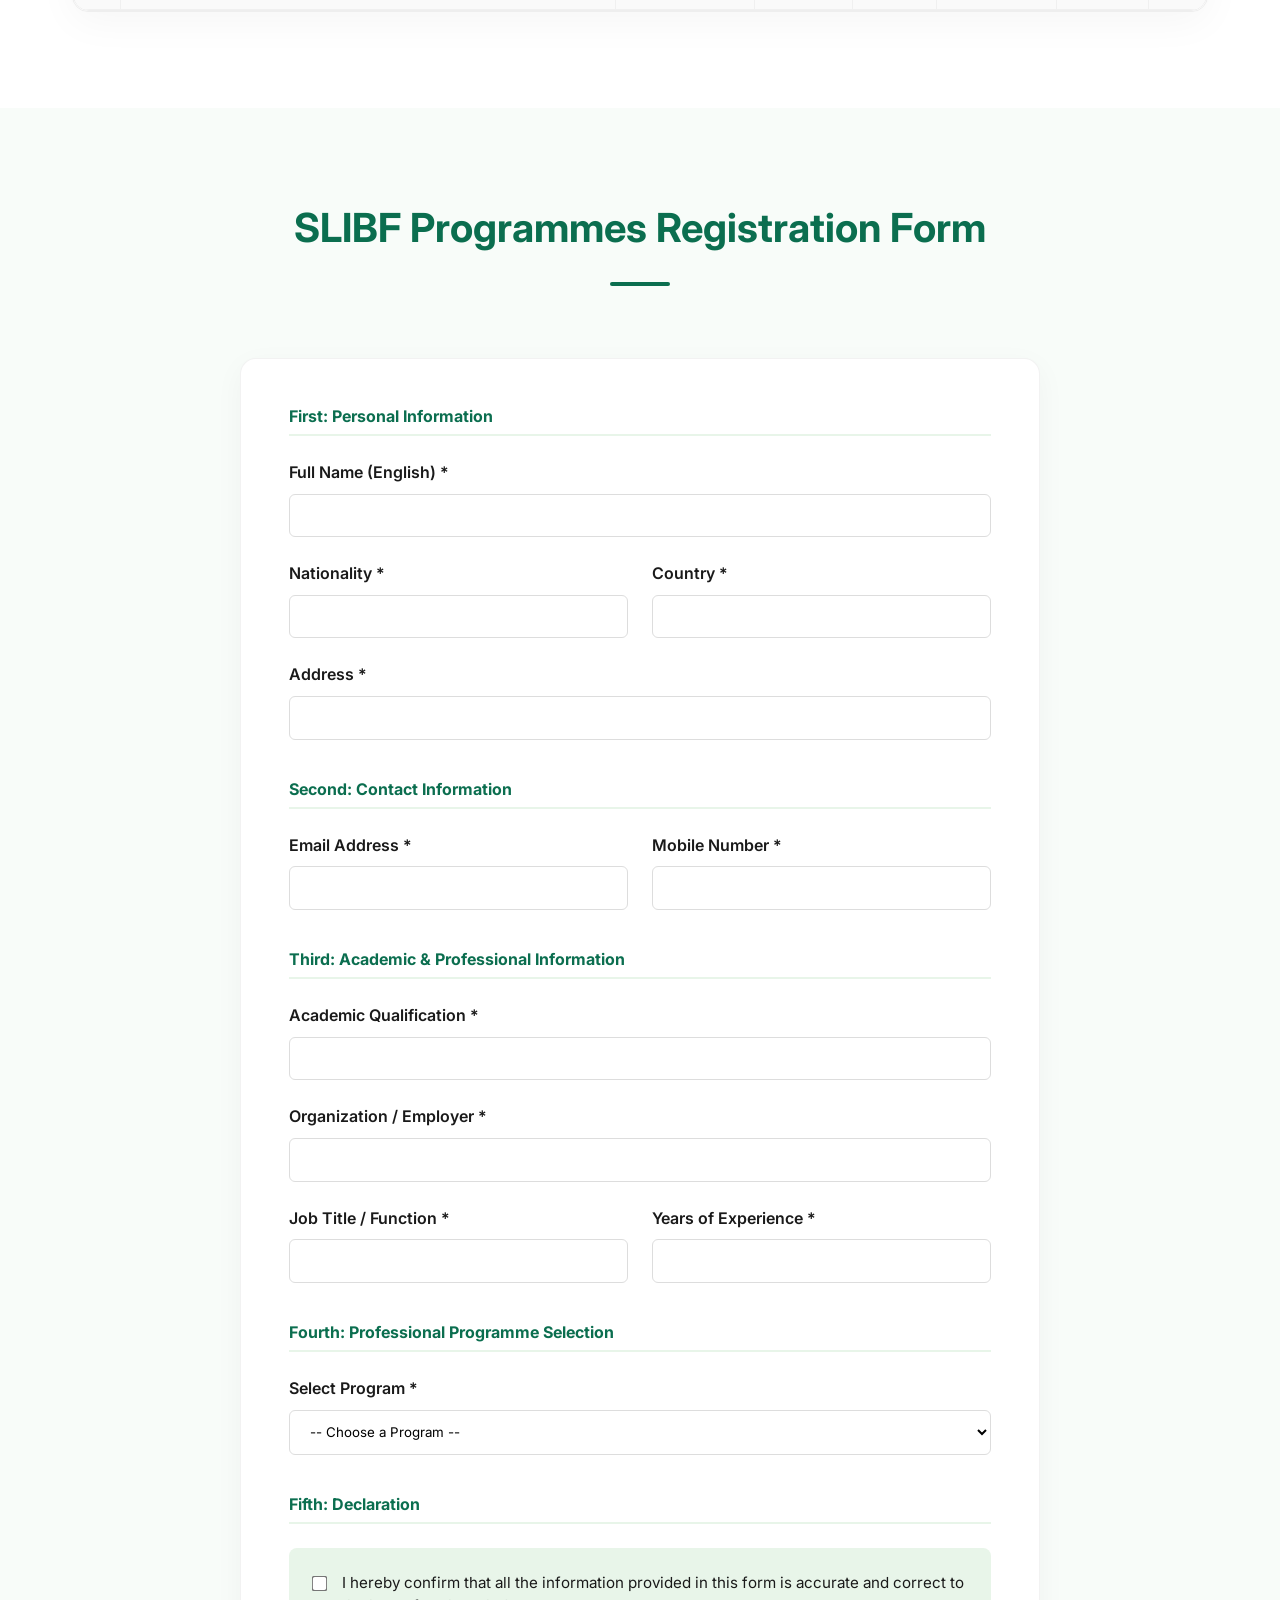
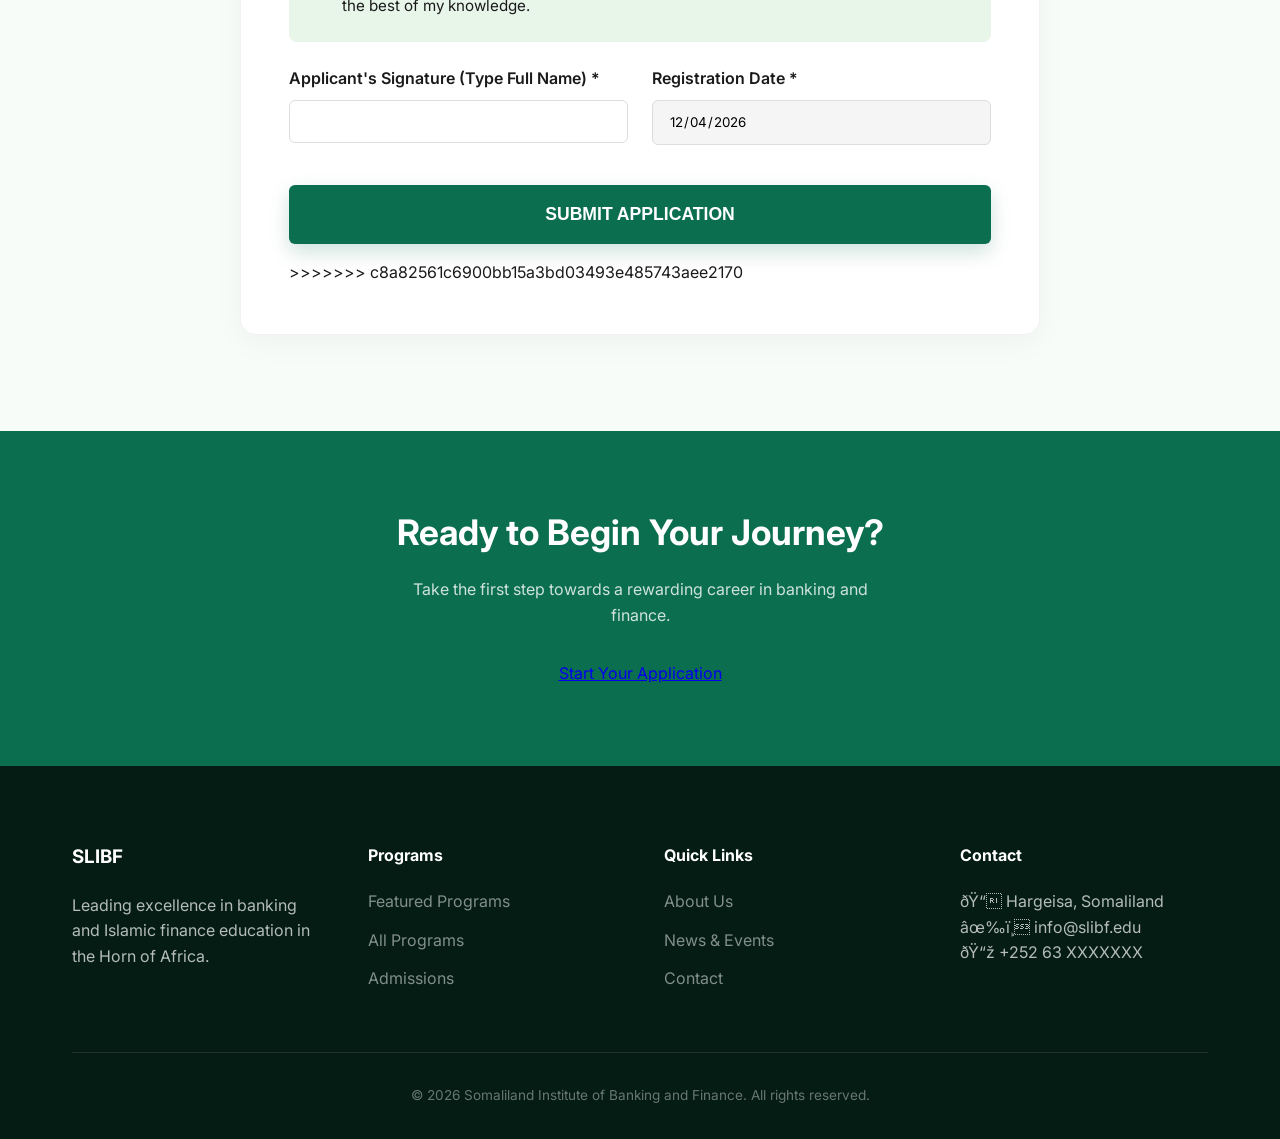
<file: programs.html>
﻿<!DOCTYPE html>
<html lang="en">

<head>
    <meta charset="UTF-8">
    <meta name="viewport" content="width=device-width, initial-scale=1.0">
    <title>Academic Programs | SLIBF</title>
    <meta name="description"
        content="Explore 26+ professional programs in Banking, Islamic Finance, FinTech and more at SLIBF.">
    <link rel="stylesheet" href="css/style.css">
    <link rel="preconnect" href="https://fonts.googleapis.com">
    <link rel="preconnect" href="https://fonts.gstatic.com" crossorigin>
    <link href="https://fonts.googleapis.com/css2?family=Inter:wght@400;500;600;700;800;900&display=swap"
        rel="stylesheet">
    <link rel="stylesheet" href="https://cdnjs.cloudflare.com/ajax/libs/font-awesome/6.5.1/css/all.min.css">
    <style>
        .search-wrapper {
            max-width: 600px;
            margin: -30px auto 4rem;
            position: relative;
            z-index: 10;
        }

        .search-wrapper input {
            width: 100%;
            padding: 1.5rem 2.5rem;
            border-radius: 50px;
            border: none;
            box-shadow: 0 15px 50px rgba(0, 0, 0, 0.12);
            font-size: 1.05rem;
            outline: none;
            font-family: inherit;
            transition: var(--transition);
        }

        .search-wrapper input:focus {
            box-shadow: 0 15px 50px rgba(11, 110, 79, 0.2);
        }

        .program-table-card {
            background: #ffffff;
            border-radius: 16px;
            overflow: hidden;
            box-shadow: 0 10px 40px rgba(0, 0, 0, 0.04);
            border: 1px solid #eee;
            overflow-x: auto;
        }

        .program-table {
            width: 100%;
            border-collapse: collapse;
            min-width: 900px;
        }

        .program-table th {
            background: var(--primary-color);
            color: white;
            text-align: center;
            padding: 1rem 0.75rem;
            text-transform: uppercase;
            font-size: 0.78rem;
            letter-spacing: 0.5px;
            border: 1px solid rgba(255, 255, 255, 0.15);
        }

        .program-table th.col-name {
            text-align: left;
        }

        .program-table td {
            padding: 0.85rem 0.75rem;
            border-bottom: 1px solid #f0f0f0;
            border-right: 1px solid #f0f0f0;
            color: var(--text-muted);
            font-size: 0.88rem;
            text-align: center;
        }

        .program-table td.col-name {
            text-align: left;
            font-weight: 600;
            color: #1a1a2e;
        }

        .program-table td.col-no {
            font-weight: 700;
            color: var(--primary-color);
        }

        .program-table td.col-total {
            font-weight: 700;
            color: var(--primary-color);
            background: #f0faf5;
        }

        .program-table tr:hover td {
            background: #f8fcf9;
        }

        .program-table tr:hover td.col-total {
            background: #e6f5ed;
        }

        .program-table tbody tr:nth-child(even) td {
            background: #fafafa;
        }

        .program-table tbody tr:nth-child(even):hover td {
            background: #f8fcf9;
        }

        .fee-schedule-subtitle {
            text-align: center;
            color: var(--text-muted);
            font-size: 0.95rem;
            font-style: italic;
            margin-top: -1rem;
            margin-bottom: 2rem;
        }

        .id-badge {
            background: #edf7f3;
            color: var(--primary-color);
            padding: 0.3rem 0.7rem;
            border-radius: 4px;
            font-family: 'Courier New', monospace;
            font-size: 0.8rem;
            font-weight: 700;
        }

        @media (max-width: 768px) {
            .program-table-card {
                overflow-x: auto;
            }

            .program-table {
                min-width: 900px;
            }
        }
    </style>
</head>

<body>

    <!-- Utility Top Bar -->
    <div class="top-bar">
        <div class="container top-bar-container">
            <div class="top-bar-info">
                <span><i class="fas fa-phone-alt"></i> +252 63 XXXXXXX</span>
                <span><i class="fas fa-envelope"></i> info@slibf.edu</span>
                <span><i class="fas fa-clock"></i> Sat - Thu: 8:00 AM - 4:00 PM</span>
            </div>
            <div class="top-bar-social">
                <a href="#"><i class="fab fa-facebook-f"></i></a>
                <a href="#"><i class="fab fa-twitter"></i></a>
                <a href="#"><i class="fab fa-linkedin-in"></i></a>
            </div>
        </div>
    </div>

    <!-- Navigation -->
    <nav>
        <div class="container nav-container">
            <a href="index.html" class="logo">
                <img src="images/logo institute.jpeg" alt="SLIBF Logo">
                SLIBF
            </a>
            <div class="hamburger"><span></span><span></span><span></span></div>
            <ul class="nav-links">
                <li><a href="index.html">Home</a></li>
                <li class="dropdown">
                    <a href="about.html">About â–¾</a>
                    <ul class="dropdown-menu">
                        <li><a href="about.html#background">Background</a></li>
                        <li><a href="about.html#vision">Vision & Mission</a></li>
                        <li><a href="about.html#values">Core Values</a></li>
                        <li><a href="about.html#leadership">Leadership</a></li>
                    </ul>
                </li>
                <li class="dropdown active">
                    <a href="programs.html">Programs â–¾</a>
                    <ul class="dropdown-menu">
                        <li><a href="#featured">Featured Programs</a></li>
                        <li><a href="#all-programs">All 26 Programs</a></li>
                    </ul>
                </li>
                <li><a href="news.html">News</a></li>
                <li><a href="admissions.html">Admissions</a></li>
                <li><a href="contact.html">Contact</a></li>
                <li><a href="system/login.html" class="btn-login"><i class="fas fa-sign-in-alt"></i> Login</a></li>
                <li><a href="admissions.html" class="btn-apply">Apply Now</a></li>
            </ul>
        </div>
    </nav>

    <!-- Page Hero -->
    <header class="page-hero">
        <div class="container">
            <h1>Our Academic Programs</h1>
            <p style="margin-top: 1rem; opacity: 0.8; max-width: 600px; margin-left: auto; margin-right: auto;">Explore
                26 specialized programs in Banking, Islamic Finance, FinTech, and Professional Certifications.</p>
            <div class="breadcrumb"><a href="index.html">Home</a> / Academic Programs</div>
        </div>
    </header>





    <!-- Official Programs Table -->
    <section id="official-programs">
        <div class="container">
            <div class="section-title">
                <h2>Our Academic & Professional Programs</h2>
                <span></span>
                <p
                    style="margin-top: 1.5rem; color: var(--text-muted); max-width: 700px; margin-left: auto; margin-right: auto;">
                    Explore our comprehensive 2026 fee schedule and program offerings. All amounts are in US Dollars
                    (USD).
                </p>
            </div>

<<<<<<< HEAD
            <div class="program-feature-grid">

                <!-- Card 1 -->
                <div class="program-detail-card reveal">
                    <div class="program-card-img-wrapper">
                        <img src="images/graduates.jpg" alt="Islamic Banking Program">
                        <span class="program-tag">Postgraduate</span>
                    </div>
                    <div class="program-detail-content">
                        <h3>Master in Islamic Banking & Finance</h3>
                        <p>A comprehensive 18-month postgraduate program covering Shari'ah-compliant banking products,
                            sukuk structures, takaful, and modern Islamic capital markets. Graduates are equipped to
                            lead in dual banking systems.</p>
                        <ul class="program-features">
                            <li>18-month intensive curriculum</li>
                            <li>AAOIFI-aligned syllabus</li>
                            <li>Research thesis required</li>
                            <li>Internship placement support</li>
                        </ul>
                        <a href="admissions.html" class="btn btn-primary">Apply Now</a>
                    </div>
                </div>

                <!-- Card 2 -->
                <div class="program-detail-card reveal">
                    <div class="program-card-img-wrapper">
                        <img src="images/faculty.jpg" alt="Banking & Finance BSc">
                        <span class="program-tag">Undergraduate</span>
                    </div>
                    <div class="program-detail-content">
                        <h3>BSc in Banking and Finance</h3>
                        <p>A four-year undergraduate degree that builds a strong foundation in financial theory, banking
                            operations, credit analysis, and regulatory frameworks. Ideal for students starting their
                            career in the financial sector.</p>
                        <ul class="program-features">
                            <li>4-year full-time program</li>
                            <li>Covers conventional & Islamic finance</li>
                            <li>Capstone project in final year</li>
                            <li>Industry guest lectures</li>
                        </ul>
                        <a href="admissions.html" class="btn btn-primary">Apply Now</a>
                    </div>
                </div>

                <!-- Card 3 -->
                <div class="program-detail-card reveal">
                    <div class="program-card-img-wrapper">
                        <img src="images/campus.jpg" alt="FinTech Program">
                        <span class="program-tag">Advanced Diploma</span>
                    </div>
                    <div class="program-detail-content">
                        <h3>Advanced Diploma in FinTech</h3>
                        <p>An industry-focused program exploring digital banking, mobile money ecosystems, blockchain
                            applications, and AI-driven financial services â€” engineered for the future of banking in
                            Africa.</p>
                        <ul class="program-features">
                            <li>12-month accelerated format</li>
                            <li>Digital banking lab access</li>
                            <li>Partnership with tech companies</li>
                            <li>Portfolio-based assessment</li>
                        </ul>
                        <a href="admissions.html" class="btn btn-primary">Apply Now</a>
                    </div>
                </div>

                <!-- Card 4 -->
                <div class="program-detail-card reveal">
                    <div class="program-card-img-wrapper">
                        <img src="images/event.jpg" alt="MBA Financial Management">
                        <span class="program-tag">Executive</span>
                    </div>
                    <div class="program-detail-content">
                        <h3>MBA in Financial Management</h3>
                        <p>Designed for mid-career professionals, this executive MBA blends strategic leadership with
                            advanced financial management. Covers corporate finance, mergers, risk governance, and
                            portfolio management.</p>
                        <ul class="program-features">
                            <li>Weekend/evening classes available</li>
                            <li>2-year executive format</li>
                            <li>Case study methodology</li>
                            <li>Networking with industry leaders</li>
                        </ul>
                        <a href="admissions.html" class="btn btn-primary">Apply Now</a>
                    </div>
                </div>

                <!-- Card 5 -->
                <div class="program-detail-card reveal">
                    <div class="program-card-img-wrapper">
                        <img src="images/about_img.jpg" alt="Risk Management">
                        <span class="program-tag">Diploma</span>
                    </div>
                    <div class="program-detail-content">
                        <h3>Diploma in Risk Management</h3>
                        <p>A focused 12-month diploma that prepares students for roles in enterprise risk management,
                            credit risk, operational risk, and regulatory compliance within banking institutions.</p>
                        <ul class="program-features">
                            <li>Basel III framework coverage</li>
                            <li>Practical risk modeling exercises</li>
                            <li>Industry case studies</li>
                            <li>Certification-ready curriculum</li>
                        </ul>
                        <a href="admissions.html" class="btn btn-primary">Apply Now</a>
                    </div>
                </div>

                <!-- Card 6 -->
                <div class="program-detail-card reveal">
                    <div class="program-card-img-wrapper">
                        <img src="images/hero_bg.jpg" alt="CIPA Certification">
                        <span class="program-tag">Certification</span>
                    </div>
                    <div class="program-detail-content">
                        <h3>Certified Islamic Professional Accountant (CIPA)</h3>
                        <p>An internationally recognized certification program aligned with AAOIFI standards. Covers
                            Islamic accounting, auditing, governance, and ethics for financial institutions operating
                            under Shari'ah principles.</p>
                        <ul class="program-features">
                            <li>AAOIFI internationally recognized</li>
                            <li>Online + in-person hybrid</li>
                            <li>Exam preparation included</li>
                            <li>CPD credits awarded</li>
                        </ul>
                        <a href="admissions.html" class="btn btn-primary">Apply Now</a>
                    </div>
                </div>

            </div>
        </div>
    </section>

    <!-- Fields of Specialization -->
    <section style="background: #f8fcf9;">
        <div class="container">
            <div class="section-title">
                <h2>Fields of Specialization</h2>
                <span></span>
            </div>
            <div class="values-grid">
                <div class="card reveal" style="padding: 2rem; text-align: center;">
                    <div style="font-size: 2.5rem; margin-bottom: 0.8rem;">ðŸ•Œ</div>
                    <h4>Islamic Finance</h4>
                    <p style="font-size: 0.85rem; color: var(--text-muted); margin-top: 0.5rem;">Shari'ah-compliant
                        banking, Sukuk & Takaful</p>
                </div>
                <div class="card reveal" style="padding: 2rem; text-align: center;">
                    <div style="font-size: 2.5rem; margin-bottom: 0.8rem; color: var(--primary-color);"><i
                            class="fas fa-university"></i></div>
                    <h4>Core Banking</h4>
                    <p style="font-size: 0.85rem; color: var(--text-muted); margin-top: 0.5rem;">Operations, Credit
                        Analysis, Treasury</p>
                </div>
                <div class="card reveal" style="padding: 2rem; text-align: center;">
                    <div style="font-size: 2.5rem; margin-bottom: 0.8rem; color: var(--primary-color);"><i
                            class="fas fa-chart-bar"></i></div>
                    <h4>Risk & Compliance</h4>
                    <p style="font-size: 0.85rem; color: var(--text-muted); margin-top: 0.5rem;">AML, Basel III,
                        Enterprise Risk</p>
                </div>
                <div class="card reveal" style="padding: 2rem; text-align: center;">
                    <div style="font-size: 2.5rem; margin-bottom: 0.8rem; color: var(--primary-color);"><i
                            class="fas fa-laptop-code"></i></div>
                    <h4>FinTech & Digital</h4>
                    <p style="font-size: 0.85rem; color: var(--text-muted); margin-top: 0.5rem;">Blockchain, Mobile
                        Banking, AI</p>
                </div>
                <div class="card reveal" style="padding: 2rem; text-align: center;">
                    <div style="font-size: 2.5rem; margin-bottom: 0.8rem; color: var(--primary-color);"><i
                            class="fas fa-chart-line"></i></div>
                    <h4>Investment & Wealth</h4>
                    <p style="font-size: 0.85rem; color: var(--text-muted); margin-top: 0.5rem;">Portfolio, Capital
                        Markets, Valuation</p>
                </div>
            </div>
        </div>
    </section>

    <!-- Fee Schedule Table -->
    <section id="all-programs">
        <div class="container">
            <div class="section-title">
                <h2>Fee Schedule &ndash; 2026</h2>
                <span></span>
            </div>
            <p class="fee-schedule-subtitle">(All amounts are in US Dollars &ndash; USD)</p>

            <!-- Search -->
            <div class="search-wrapper reveal">
                <input type="text" id="programSearch" placeholder="Search by program name or awarding body...">
            </div>

                        <div class="program-table-card reveal">
                <table class="program-table">
                    <thead>
                        <tr>
                            <th>No</th>
                            <th class="col-name">Program Name</th>
                            <th>Awarding Body</th>
                            <th>Program Language</th>
                            <th>Registration Fee</th>
                            <th>Programs Fee</th>
                            <th>Textbook Fee</th>
                            <th>Certificate Fee</th>
                            <th>Total Payable</th>
                        </tr>
                    </thead>
                    <tbody>
                        <tr><td class="col-no">1.</td><td class="col-name">Certified Islamic Banking Expert (CIBE)</td><td>SLIBF</td><td>EN/AR</td><td>$20</td><td>$250</td><td>$25</td><td>50</td><td class="col-total">$345</td></tr>
                        <tr><td class="col-no">2.</td><td class="col-name">Certified Islamic Insurance Expert (CIIE)</td><td>SLIBF</td><td>EN/AR</td><td>$20</td><td>$250</td><td>$25</td><td>50</td><td class="col-total">$345</td></tr>
                        <tr><td class="col-no">3.</td><td class="col-name">Certified Public Finance Expert (CPFE)</td><td>SLIBF</td><td>EN/AR</td><td>$20</td><td>$250</td><td>$25</td><td>50</td><td class="col-total">$345</td></tr>
                        <tr><td class="col-no">4.</td><td class="col-name">Certified Islamic Banker (CIB)</td><td>CIBAFI</td><td>EN/AR</td><td>$20</td><td>$250</td><td>$10</td><td>0</td><td class="col-total">$280</td></tr>
                        <tr><td class="col-no">5.</td><td class="col-name">Certified Islamic Bank Manager (CIBM)</td><td>CIBAFI</td><td>AR</td><td>$20</td><td>$250</td><td>$10</td><td>0</td><td class="col-total">$280</td></tr>
                        <tr><td class="col-no">6.</td><td class="col-name">Certified Islamic Specialist in Capital Markets</td><td>CIBAFI</td><td>EN/AR</td><td>$20</td><td>$250</td><td>$10</td><td>0</td><td class="col-total">$280</td></tr>
                        <tr><td class="col-no">7.</td><td class="col-name">Certified Islamic Specialist in Trade Finance</td><td>CIBAFI</td><td>EN/AR</td><td>$20</td><td>$250</td><td>$10</td><td>0</td><td class="col-total">$280</td></tr>
                        <tr><td class="col-no">8.</td><td class="col-name">Certified Islamic Specialist in Takaful</td><td>CIBAFI</td><td>AR</td><td>$20</td><td>$250</td><td>$10</td><td>0</td><td class="col-total">$280</td></tr>
                        <tr><td class="col-no">9.</td><td class="col-name">Certified Islamic Specialist in Accounting</td><td>CIBAFI</td><td>AR</td><td>$20</td><td>$250</td><td>$10</td><td>0</td><td class="col-total">$280</td></tr>
                        <tr><td class="col-no">10.</td><td class="col-name">Certified Islamic Specialist in Governance and Compliance</td><td>CIBAFI</td><td>AR</td><td>$20</td><td>$250</td><td>$10</td><td>0</td><td class="col-total">$280</td></tr>
                        <tr><td class="col-no">11.</td><td class="col-name">Certified Islamic Specialist in Risk Management</td><td>CIBAFI</td><td>EN/AR</td><td>$20</td><td>$250</td><td>$10</td><td>0</td><td class="col-total">$280</td></tr>
                        <tr><td class="col-no">12.</td><td class="col-name">Certified Islamic Specialist in Advanced Sharia Auditing</td><td>CIBAFI</td><td>AR</td><td>$20</td><td>$250</td><td>$10</td><td>0</td><td class="col-total">$280</td></tr>
                        <tr><td class="col-no">13.</td><td class="col-name">Certified Islamic Specialist in Product Development</td><td>CIBAFI</td><td>AR</td><td>$20</td><td>$250</td><td>$10</td><td>0</td><td class="col-total">$280</td></tr>
                        <tr><td class="col-no">14.</td><td class="col-name">Certified Specialist in Islamic Sustainability Management</td><td>CIBAFI</td><td>AR</td><td>$20</td><td>$250</td><td>$10</td><td>0</td><td class="col-total">$280</td></tr>
                        <tr><td class="col-no">15.</td><td class="col-name">Certificate of Proficiency in Financial Accounting Standards (CPFAS)</td><td>AAOIFI</td><td>EN/AR</td><td>$20</td><td>$500</td><td>$25</td><td>0</td><td class="col-total">$545</td></tr>
                        <tr><td class="col-no">16.</td><td class="col-name">Certificate of Proficiency in Shari&apos;ah Standards (CPSS)</td><td>AAOIFI</td><td>EN/AR</td><td>$20</td><td>$500</td><td>$25</td><td>0</td><td class="col-total">$545</td></tr>
                        <tr><td class="col-no">17.</td><td class="col-name">Certificate of Proficiency in Audit, Assurance, Governance &amp; Ethics</td><td>AAOIFI</td><td>EN/AR</td><td>$20</td><td>$500</td><td>$25</td><td>0</td><td class="col-total">$545</td></tr>
                        <tr><td class="col-no">18.</td><td class="col-name">Professional Advanced Diploma in Islamic Finance</td><td>CIBAFI</td><td>AR</td><td>$20</td><td>$500</td><td>$30</td><td>0</td><td class="col-total">$550</td></tr>
                        <tr><td class="col-no">19.</td><td class="col-name">Professional Diploma in Accounting</td><td>CIBAFI</td><td>AR</td><td>$20</td><td>$500</td><td>$30</td><td>0</td><td class="col-total">$550</td></tr>
                        <tr><td class="col-no">20.</td><td class="col-name">Professional Diploma in Risk Management</td><td>CIBAFI</td><td>AR</td><td>$20</td><td>$500</td><td>$30</td><td>0</td><td class="col-total">$550</td></tr>
                        <tr><td class="col-no">21.</td><td class="col-name">Professional Diploma in Shari&apos;ah Auditing</td><td>CIBAFI</td><td>AR</td><td>$20</td><td>$500</td><td>$30</td><td>0</td><td class="col-total">$550</td></tr>
                        <tr><td class="col-no">22.</td><td class="col-name">Professional Diploma in Takaful Insurance</td><td>CIBAFI</td><td>AR</td><td>$20</td><td>$500</td><td>$30</td><td>0</td><td class="col-total">$550</td></tr>
                        <tr><td class="col-no">23.</td><td class="col-name">Executive Professional Master in Islamic Finance</td><td>CIBAFI</td><td>AR</td><td>$20</td><td>$800</td><td>$50</td><td>0</td><td class="col-total">$870</td></tr>
                        <tr><td class="col-no">24.</td><td class="col-name">Certified Shari&apos;ah Auditor and Adviser (CSAA)</td><td>AAOIFI</td><td>EN/AR</td><td>$20</td><td>$800</td><td>$50</td><td>0</td><td class="col-total">$870</td></tr>
                        <tr><td class="col-no">25.</td><td class="col-name">Certified Islamic Professional Accountant (CIPA)</td><td>AAOIFI</td><td>EN/AR</td><td>$20</td><td>$1,000</td><td>$75</td><td>0</td><td class="col-total">$1,095</td></tr>
                        <tr><td class="col-no">26.</td><td class="col-name">Certified Shari&apos;ah Expert (CSE)</td><td>AAOIFI</td><td>AR</td><td>$20</td><td>$1,000</td><td>$100</td><td>0</td><td class="col-total">$1,120</td></tr>
                    </tbody>
                </table>
=======
            <div class="search-wrapper reveal">
                <input type="text" id="programSearch" placeholder="Search by name, ID, or awarding body...">
            </div>

            <div class="program-table-card reveal">
                <div style="overflow-x: auto;">
                    <table class="program-table" style="min-width: 1000px; white-space: nowrap;">
                        <thead>
                            <tr>
                                <th width="3%">No</th>
                                <th width="28%">Program Name</th>
                                <th>Awarding Body</th>
                                <th>Language</th>
                                <th>Reg. Fee</th>
                                <th>Program Fee</th>
                                <th>Book Fee</th>
                                <th>Cert. Fee</th>
                                <th>Total Payable</th>
                                <th>Action</th>
                            </tr>
                        </thead>
                        <tbody>
                            <tr>
                                <td>1</td>
                                <td><strong>Certified Islamic Banking Expert (CIBE)</strong></td>
                                <td>SLIBF</td>
                                <td><span class="id-badge">EN/AR</span></td>
                                <td>$20</td>
                                <td>$250</td>
                                <td>$25</td>
                                <td>$50</td>
                                <td style="color:var(--primary-color);"><strong>$345</strong></td>
                                <td><button onclick="applyForProgram('Certified Islamic Banking Expert (CIBE)')"
                                        class="btn btn-secondary" style="padding: 0.5rem 1rem; font-size: 0.8rem;"><i
                                            class="fas fa-edit"></i> Apply</button></td>
                            </tr>
                            <tr>
                                <td>2</td>
                                <td><strong>Certified Islamic Insurance Expert (CIIE)</strong></td>
                                <td>SLIBF</td>
                                <td><span class="id-badge">EN/AR</span></td>
                                <td>$20</td>
                                <td>$250</td>
                                <td>$25</td>
                                <td>$50</td>
                                <td style="color:var(--primary-color);"><strong>$345</strong></td>
                                <td><button onclick="applyForProgram('Certified Islamic Insurance Expert (CIIE)')"
                                        class="btn btn-secondary" style="padding: 0.5rem 1rem; font-size: 0.8rem;"><i
                                            class="fas fa-edit"></i> Apply</button></td>
                            </tr>
                            <tr>
                                <td>3</td>
                                <td><strong>Certified Public Finance Expert (CPFE)</strong></td>
                                <td>SLIBF</td>
                                <td><span class="id-badge">EN/AR</span></td>
                                <td>$20</td>
                                <td>$250</td>
                                <td>$25</td>
                                <td>$50</td>
                                <td style="color:var(--primary-color);"><strong>$345</strong></td>
                                <td><button onclick="applyForProgram('Certified Public Finance Expert (CPFE)')"
                                        class="btn btn-secondary" style="padding: 0.5rem 1rem; font-size: 0.8rem;"><i
                                            class="fas fa-edit"></i> Apply</button></td>
                            </tr>
                            <tr>
                                <td>4</td>
                                <td><strong>Certified Islamic Banker (CIB)</strong></td>
                                <td>CIBAFI</td>
                                <td><span class="id-badge">EN/AR</span></td>
                                <td>$20</td>
                                <td>$250</td>
                                <td>$10</td>
                                <td>$0</td>
                                <td style="color:var(--primary-color);"><strong>$280</strong></td>
                                <td><button onclick="applyForProgram('Certified Islamic Banker (CIB)')"
                                        class="btn btn-secondary" style="padding: 0.5rem 1rem; font-size: 0.8rem;"><i
                                            class="fas fa-edit"></i> Apply</button></td>
                            </tr>
                            <tr>
                                <td>5</td>
                                <td><strong>Certified Islamic Bank Manager (CIBM)</strong></td>
                                <td>CIBAFI</td>
                                <td><span class="id-badge">AR</span></td>
                                <td>$20</td>
                                <td>$250</td>
                                <td>$10</td>
                                <td>$0</td>
                                <td style="color:var(--primary-color);"><strong>$280</strong></td>
                                <td><button onclick="applyForProgram('Certified Islamic Bank Manager (CIBM)')"
                                        class="btn btn-secondary" style="padding: 0.5rem 1rem; font-size: 0.8rem;"><i
                                            class="fas fa-edit"></i> Apply</button></td>
                            </tr>
                            <tr>
                                <td>6</td>
                                <td><strong>Certified Islamic Specialist in Capital Markets</strong></td>
                                <td>CIBAFI</td>
                                <td><span class="id-badge">EN/AR</span></td>
                                <td>$20</td>
                                <td>$250</td>
                                <td>$10</td>
                                <td>$0</td>
                                <td style="color:var(--primary-color);"><strong>$280</strong></td>
                                <td><button onclick="applyForProgram('Certified Islamic Specialist in Capital Markets')"
                                        class="btn btn-secondary" style="padding: 0.5rem 1rem; font-size: 0.8rem;"><i
                                            class="fas fa-edit"></i> Apply</button></td>
                            </tr>
                            <tr>
                                <td>7</td>
                                <td><strong>Certified Islamic Specialist in Trade Finance</strong></td>
                                <td>CIBAFI</td>
                                <td><span class="id-badge">EN/AR</span></td>
                                <td>$20</td>
                                <td>$250</td>
                                <td>$10</td>
                                <td>$0</td>
                                <td style="color:var(--primary-color);"><strong>$280</strong></td>
                                <td><button onclick="applyForProgram('Certified Islamic Specialist in Trade Finance')"
                                        class="btn btn-secondary" style="padding: 0.5rem 1rem; font-size: 0.8rem;"><i
                                            class="fas fa-edit"></i> Apply</button></td>
                            </tr>
                            <tr>
                                <td>8</td>
                                <td><strong>Certified Islamic Specialist in Takaful</strong></td>
                                <td>CIBAFI</td>
                                <td><span class="id-badge">AR</span></td>
                                <td>$20</td>
                                <td>$250</td>
                                <td>$10</td>
                                <td>$0</td>
                                <td style="color:var(--primary-color);"><strong>$280</strong></td>
                                <td><button onclick="applyForProgram('Certified Islamic Specialist in Takaful')"
                                        class="btn btn-secondary" style="padding: 0.5rem 1rem; font-size: 0.8rem;"><i
                                            class="fas fa-edit"></i> Apply</button></td>
                            </tr>
                            <tr>
                                <td>9</td>
                                <td><strong>Certified Islamic Specialist in Accounting</strong></td>
                                <td>CIBAFI</td>
                                <td><span class="id-badge">AR</span></td>
                                <td>$20</td>
                                <td>$250</td>
                                <td>$10</td>
                                <td>$0</td>
                                <td style="color:var(--primary-color);"><strong>$280</strong></td>
                                <td><button onclick="applyForProgram('Certified Islamic Specialist in Accounting')"
                                        class="btn btn-secondary" style="padding: 0.5rem 1rem; font-size: 0.8rem;"><i
                                            class="fas fa-edit"></i> Apply</button></td>
                            </tr>
                            <tr>
                                <td>10</td>
                                <td><strong>Certified Islamic Specialist in Governance and Compliance</strong></td>
                                <td>CIBAFI</td>
                                <td><span class="id-badge">AR</span></td>
                                <td>$20</td>
                                <td>$250</td>
                                <td>$10</td>
                                <td>$0</td>
                                <td style="color:var(--primary-color);"><strong>$280</strong></td>
                                <td><button
                                        onclick="applyForProgram('Certified Islamic Specialist in Governance and Compliance')"
                                        class="btn btn-secondary" style="padding: 0.5rem 1rem; font-size: 0.8rem;"><i
                                            class="fas fa-edit"></i> Apply</button></td>
                            </tr>
                            <tr>
                                <td>11</td>
                                <td><strong>Certified Islamic Specialist in Risk Management</strong></td>
                                <td>CIBAFI</td>
                                <td><span class="id-badge">EN/AR</span></td>
                                <td>$20</td>
                                <td>$250</td>
                                <td>$10</td>
                                <td>$0</td>
                                <td style="color:var(--primary-color);"><strong>$280</strong></td>
                                <td><button onclick="applyForProgram('Certified Islamic Specialist in Risk Management')"
                                        class="btn btn-secondary" style="padding: 0.5rem 1rem; font-size: 0.8rem;"><i
                                            class="fas fa-edit"></i> Apply</button></td>
                            </tr>
                            <tr>
                                <td>12</td>
                                <td><strong>Certified Islamic Specialist in Advanced Sharia Auditing</strong></td>
                                <td>CIBAFI</td>
                                <td><span class="id-badge">AR</span></td>
                                <td>$20</td>
                                <td>$250</td>
                                <td>$10</td>
                                <td>$0</td>
                                <td style="color:var(--primary-color);"><strong>$280</strong></td>
                                <td><button
                                        onclick="applyForProgram('Certified Islamic Specialist in Advanced Sharia Auditing')"
                                        class="btn btn-secondary" style="padding: 0.5rem 1rem; font-size: 0.8rem;"><i
                                            class="fas fa-edit"></i> Apply</button></td>
                            </tr>
                            <tr>
                                <td>13</td>
                                <td><strong>Certified Islamic Specialist in Product Development</strong></td>
                                <td>CIBAFI</td>
                                <td><span class="id-badge">AR</span></td>
                                <td>$20</td>
                                <td>$250</td>
                                <td>$10</td>
                                <td>$0</td>
                                <td style="color:var(--primary-color);"><strong>$280</strong></td>
                                <td><button
                                        onclick="applyForProgram('Certified Islamic Specialist in Product Development')"
                                        class="btn btn-secondary" style="padding: 0.5rem 1rem; font-size: 0.8rem;"><i
                                            class="fas fa-edit"></i> Apply</button></td>
                            </tr>
                            <tr>
                                <td>14</td>
                                <td><strong>Certified Specialist in Islamic Sustainability Management</strong></td>
                                <td>CIBAFI</td>
                                <td><span class="id-badge">AR</span></td>
                                <td>$20</td>
                                <td>$250</td>
                                <td>$10</td>
                                <td>$0</td>
                                <td style="color:var(--primary-color);"><strong>$280</strong></td>
                                <td><button
                                        onclick="applyForProgram('Certified Specialist in Islamic Sustainability Management')"
                                        class="btn btn-secondary" style="padding: 0.5rem 1rem; font-size: 0.8rem;"><i
                                            class="fas fa-edit"></i> Apply</button></td>
                            </tr>
                            <tr>
                                <td>15</td>
                                <td><strong>Certificate of Proficiency in Financial Accounting Standards
                                        (CPFAS)</strong></td>
                                <td>AAOIFI</td>
                                <td><span class="id-badge">EN/AR</span></td>
                                <td>$20</td>
                                <td>$500</td>
                                <td>$25</td>
                                <td>$0</td>
                                <td style="color:var(--primary-color);"><strong>$545</strong></td>
                                <td><button
                                        onclick="applyForProgram('Certificate of Proficiency in Financial Accounting Standards (CPFAS)')"
                                        class="btn btn-secondary" style="padding: 0.5rem 1rem; font-size: 0.8rem;"><i
                                            class="fas fa-edit"></i> Apply</button></td>
                            </tr>
                            <tr>
                                <td>16</td>
                                <td><strong>Certificate of Proficiency in Shari'ah Standards (CPSS)</strong></td>
                                <td>AAOIFI</td>
                                <td><span class="id-badge">EN/AR</span></td>
                                <td>$20</td>
                                <td>$500</td>
                                <td>$25</td>
                                <td>$0</td>
                                <td style="color:var(--primary-color);"><strong>$545</strong></td>
                                <td><button
                                        onclick="applyForProgram('Certificate of Proficiency in Shari\'ah Standards (CPSS)')"
                                        class="btn btn-secondary" style="padding: 0.5rem 1rem; font-size: 0.8rem;"><i
                                            class="fas fa-edit"></i> Apply</button></td>
                            </tr>
                            <tr>
                                <td>17</td>
                                <td><strong>Certificate of Proficiency in Audit, Assurance, Governance & Ethics</strong>
                                </td>
                                <td>AAOIFI</td>
                                <td><span class="id-badge">EN/AR</span></td>
                                <td>$20</td>
                                <td>$500</td>
                                <td>$25</td>
                                <td>$0</td>
                                <td style="color:var(--primary-color);"><strong>$545</strong></td>
                                <td><button
                                        onclick="applyForProgram('Certificate of Proficiency in Audit, Assurance, Governance & Ethics')"
                                        class="btn btn-secondary" style="padding: 0.5rem 1rem; font-size: 0.8rem;"><i
                                            class="fas fa-edit"></i> Apply</button></td>
                            </tr>
                            <tr>
                                <td>18</td>
                                <td><strong>Professional Advanced Diploma in Islamic Finance</strong></td>
                                <td>CIBAFI</td>
                                <td><span class="id-badge">AR</span></td>
                                <td>$20</td>
                                <td>$500</td>
                                <td>$30</td>
                                <td>$0</td>
                                <td style="color:var(--primary-color);"><strong>$550</strong></td>
                                <td><button
                                        onclick="applyForProgram('Professional Advanced Diploma in Islamic Finance')"
                                        class="btn btn-secondary" style="padding: 0.5rem 1rem; font-size: 0.8rem;"><i
                                            class="fas fa-edit"></i> Apply</button></td>
                            </tr>
                            <tr>
                                <td>19</td>
                                <td><strong>Professional Diploma in Accounting</strong></td>
                                <td>CIBAFI</td>
                                <td><span class="id-badge">AR</span></td>
                                <td>$20</td>
                                <td>$500</td>
                                <td>$30</td>
                                <td>$0</td>
                                <td style="color:var(--primary-color);"><strong>$550</strong></td>
                                <td><button onclick="applyForProgram('Professional Diploma in Accounting')"
                                        class="btn btn-secondary" style="padding: 0.5rem 1rem; font-size: 0.8rem;"><i
                                            class="fas fa-edit"></i> Apply</button></td>
                            </tr>
                            <tr>
                                <td>20</td>
                                <td><strong>Professional Diploma in Risk Management</strong></td>
                                <td>CIBAFI</td>
                                <td><span class="id-badge">AR</span></td>
                                <td>$20</td>
                                <td>$500</td>
                                <td>$30</td>
                                <td>$0</td>
                                <td style="color:var(--primary-color);"><strong>$550</strong></td>
                                <td><button onclick="applyForProgram('Professional Diploma in Risk Management')"
                                        class="btn btn-secondary" style="padding: 0.5rem 1rem; font-size: 0.8rem;"><i
                                            class="fas fa-edit"></i> Apply</button></td>
                            </tr>
                            <tr>
                                <td>21</td>
                                <td><strong>Professional Diploma in Shari'ah Auditing</strong></td>
                                <td>CIBAFI</td>
                                <td><span class="id-badge">AR</span></td>
                                <td>$20</td>
                                <td>$500</td>
                                <td>$30</td>
                                <td>$0</td>
                                <td style="color:var(--primary-color);"><strong>$550</strong></td>
                                <td><button onclick="applyForProgram('Professional Diploma in Shari\'ah Auditing')"
                                        class="btn btn-secondary" style="padding: 0.5rem 1rem; font-size: 0.8rem;"><i
                                            class="fas fa-edit"></i> Apply</button></td>
                            </tr>
                            <tr>
                                <td>22</td>
                                <td><strong>Professional Diploma in Takaful Insurance</strong></td>
                                <td>CIBAFI</td>
                                <td><span class="id-badge">AR</span></td>
                                <td>$20</td>
                                <td>$500</td>
                                <td>$30</td>
                                <td>$0</td>
                                <td style="color:var(--primary-color);"><strong>$550</strong></td>
                                <td><button onclick="applyForProgram('Professional Diploma in Takaful Insurance')"
                                        class="btn btn-secondary" style="padding: 0.5rem 1rem; font-size: 0.8rem;"><i
                                            class="fas fa-edit"></i> Apply</button></td>
                            </tr>
                            <tr>
                                <td>23</td>
                                <td><strong>Executive Professional Master in Islamic Finance</strong></td>
                                <td>CIBAFI</td>
                                <td><span class="id-badge">AR</span></td>
                                <td>$20</td>
                                <td>$800</td>
                                <td>$50</td>
                                <td>$0</td>
                                <td style="color:var(--primary-color);"><strong>$870</strong></td>
                                <td><button
                                        onclick="applyForProgram('Executive Professional Master in Islamic Finance')"
                                        class="btn btn-secondary" style="padding: 0.5rem 1rem; font-size: 0.8rem;"><i
                                            class="fas fa-edit"></i> Apply</button></td>
                            </tr>
                            <tr>
                                <td>24</td>
                                <td><strong>Certified Shari'ah Auditor and Adviser (CSAA)</strong></td>
                                <td>AAOIFI</td>
                                <td><span class="id-badge">EN/AR</span></td>
                                <td>$20</td>
                                <td>$800</td>
                                <td>$50</td>
                                <td>$0</td>
                                <td style="color:var(--primary-color);"><strong>$870</strong></td>
                                <td><button onclick="applyForProgram('Certified Shari\'ah Auditor and Adviser (CSAA)')"
                                        class="btn btn-secondary" style="padding: 0.5rem 1rem; font-size: 0.8rem;"><i
                                            class="fas fa-edit"></i> Apply</button></td>
                            </tr>
                            <tr>
                                <td>25</td>
                                <td><strong>Certified Islamic Professional Accountant (CIPA)</strong></td>
                                <td>AAOIFI</td>
                                <td><span class="id-badge">EN/AR</span></td>
                                <td>$20</td>
                                <td>$1000</td>
                                <td>$75</td>
                                <td>$0</td>
                                <td style="color:var(--primary-color);"><strong>$1095</strong></td>
                                <td><button
                                        onclick="applyForProgram('Certified Islamic Professional Accountant (CIPA)')"
                                        class="btn btn-secondary" style="padding: 0.5rem 1rem; font-size: 0.8rem;"><i
                                            class="fas fa-edit"></i> Apply</button></td>
                            </tr>
                            <tr>
                                <td>26</td>
                                <td><strong>Certified Shari'ah Expert (CSE)</strong></td>
                                <td>AAOIFI</td>
                                <td><span class="id-badge">AR</span></td>
                                <td>$20</td>
                                <td>$1000</td>
                                <td>$100</td>
                                <td>$0</td>
                                <td style="color:var(--primary-color);"><strong>$1120</strong></td>
                                <td><button onclick="applyForProgram('Certified Shari\'ah Expert (CSE)')"
                                        class="btn btn-secondary" style="padding: 0.5rem 1rem; font-size: 0.8rem;"><i
                                            class="fas fa-edit"></i> Apply</button></td>
                            </tr>
                        </tbody>
                    </table>
                </div>
            </div>
        </div>
    </section>

    <!-- Registration Form -->
    <section id="registration-form-section" style="background-color: #f8fcf9;">
        <div class="container">
            <div class="section-title">
                <h2>SLIBF Programmes Registration Form</h2>
                <span></span>
            </div>

            <div class="card reveal" style="max-width: 800px; margin: 0 auto; padding: 3rem;">
                <form id="slibfRegistrationForm">
                    <!-- First: Personal Information -->
                    <div style="margin-bottom: 2.5rem;">
                        <h4
                            style="color: var(--primary-color); margin-bottom: 1.5rem; padding-bottom: 0.5rem; border-bottom: 2px solid var(--accent-color);">
                            First: Personal Information</h4>
                        <div class="form-grid-2">
                            <div style="grid-column: 1 / -1;">
                                <label style="display: block; margin-bottom: 0.5rem; font-weight: 600;">Full Name
                                    (English) *</label>
                                <input type="text" id="reg-name" required
                                    style="width: 100%; padding: 0.8rem 1rem; border: 1px solid #ddd; border-radius: 6px; font-family: inherit;">
                            </div>
                            <div>
                                <label style="display: block; margin-bottom: 0.5rem; font-weight: 600;">Nationality
                                    *</label>
                                <input type="text" id="reg-nationality" required
                                    style="width: 100%; padding: 0.8rem 1rem; border: 1px solid #ddd; border-radius: 6px; font-family: inherit;">
                            </div>
                            <div>
                                <label style="display: block; margin-bottom: 0.5rem; font-weight: 600;">Country
                                    *</label>
                                <input type="text" id="reg-country" required
                                    style="width: 100%; padding: 0.8rem 1rem; border: 1px solid #ddd; border-radius: 6px; font-family: inherit;">
                            </div>
                            <div style="grid-column: 1 / -1;">
                                <label style="display: block; margin-bottom: 0.5rem; font-weight: 600;">Address
                                    *</label>
                                <input type="text" id="reg-address" required
                                    style="width: 100%; padding: 0.8rem 1rem; border: 1px solid #ddd; border-radius: 6px; font-family: inherit;">
                            </div>
                        </div>
                    </div>

                    <!-- Second: Contact Information -->
                    <div style="margin-bottom: 2.5rem;">
                        <h4
                            style="color: var(--primary-color); margin-bottom: 1.5rem; padding-bottom: 0.5rem; border-bottom: 2px solid var(--accent-color);">
                            Second: Contact Information</h4>
                        <div style="display: grid; grid-template-columns: 1fr 1fr; gap: 1.5rem;">
                            <div>
                                <label style="display: block; margin-bottom: 0.5rem; font-weight: 600;">Email Address
                                    *</label>
                                <input type="email" id="reg-email" required
                                    style="width: 100%; padding: 0.8rem 1rem; border: 1px solid #ddd; border-radius: 6px; font-family: inherit;">
                            </div>
                            <div>
                                <label style="display: block; margin-bottom: 0.5rem; font-weight: 600;">Mobile Number
                                    *</label>
                                <input type="tel" id="reg-phone" required
                                    style="width: 100%; padding: 0.8rem 1rem; border: 1px solid #ddd; border-radius: 6px; font-family: inherit;">
                            </div>
                        </div>
                    </div>

                    <!-- Third: Academic & Professional Information -->
                    <div style="margin-bottom: 2.5rem;">
                        <h4
                            style="color: var(--primary-color); margin-bottom: 1.5rem; padding-bottom: 0.5rem; border-bottom: 2px solid var(--accent-color);">
                            Third: Academic & Professional Information</h4>
                        <div style="display: grid; grid-template-columns: 1fr 1fr; gap: 1.5rem;">
                            <div style="grid-column: 1 / -1;">
                                <label style="display: block; margin-bottom: 0.5rem; font-weight: 600;">Academic
                                    Qualification *</label>
                                <input type="text" id="reg-academic" required
                                    style="width: 100%; padding: 0.8rem 1rem; border: 1px solid #ddd; border-radius: 6px; font-family: inherit;">
                            </div>
                            <div style="grid-column: 1 / -1;">
                                <label style="display: block; margin-bottom: 0.5rem; font-weight: 600;">Organization /
                                    Employer *</label>
                                <input type="text" id="reg-org" required
                                    style="width: 100%; padding: 0.8rem 1rem; border: 1px solid #ddd; border-radius: 6px; font-family: inherit;">
                            </div>
                            <div>
                                <label style="display: block; margin-bottom: 0.5rem; font-weight: 600;">Job Title /
                                    Function *</label>
                                <input type="text" id="reg-job" required
                                    style="width: 100%; padding: 0.8rem 1rem; border: 1px solid #ddd; border-radius: 6px; font-family: inherit;">
                            </div>
                            <div>
                                <label style="display: block; margin-bottom: 0.5rem; font-weight: 600;">Years of
                                    Experience *</label>
                                <input type="number" id="reg-exp" required min="0"
                                    style="width: 100%; padding: 0.8rem 1rem; border: 1px solid #ddd; border-radius: 6px; font-family: inherit;">
                            </div>
                        </div>
                    </div>

                    <!-- Fourth: Professional Programme Selection -->
                    <div style="margin-bottom: 2.5rem;">
                        <h4
                            style="color: var(--primary-color); margin-bottom: 1.5rem; padding-bottom: 0.5rem; border-bottom: 2px solid var(--accent-color);">
                            Fourth: Professional Programme Selection</h4>
                        <div style="grid-column: 1 / -1;">
                            <label style="display: block; margin-bottom: 0.5rem; font-weight: 600;">Select Program
                                *</label>
                            <select id="reg-program" required
                                style="width: 100%; padding: 0.8rem 1rem; border: 1px solid #ddd; border-radius: 6px; font-family: inherit; background-color: #fff;">
                                <option value="">-- Choose a Program --</option>
                                <option value="Certified Islamic Banking Expert (CIBE)">Certified Islamic Banking Expert
                                    (CIBE)</option>
                                <option value="Certified Islamic Insurance Expert (CIIE)">Certified Islamic Insurance
                                    Expert (CIIE)</option>
                                <option value="Certified Public Finance Expert (CPFE)">Certified Public Finance Expert
                                    (CPFE)</option>
                                <option value="Certified Islamic Banker (CIB)">Certified Islamic Banker (CIB)</option>
                                <option value="Certified Islamic Bank Manager (CIBM)">Certified Islamic Bank Manager
                                    (CIBM)</option>
                                <option value="Certified Islamic Specialist in Capital Markets">Certified Islamic
                                    Specialist in Capital Markets</option>
                                <option value="Certified Islamic Specialist in Trade Finance">Certified Islamic
                                    Specialist in Trade Finance</option>
                                <option value="Certified Islamic Specialist in Takaful">Certified Islamic Specialist in
                                    Takaful</option>
                                <option value="Certified Islamic Specialist in Accounting">Certified Islamic Specialist
                                    in Accounting</option>
                                <option value="Certified Islamic Specialist in Governance and Compliance">Certified
                                    Islamic Specialist in Governance and Compliance</option>
                                <option value="Certified Islamic Specialist in Risk Management">Certified Islamic
                                    Specialist in Risk Management</option>
                                <option value="Certified Islamic Specialist in Advanced Sharia Auditing">Certified
                                    Islamic Specialist in Advanced Sharia Auditing</option>
                                <option value="Certified Islamic Specialist in Product Development">Certified Islamic
                                    Specialist in Product Development</option>
                                <option value="Certified Specialist in Islamic Sustainability Management">Certified
                                    Specialist in Islamic Sustainability Management</option>
                                <option value="Certificate of Proficiency in Financial Accounting Standards (CPFAS)">
                                    Certificate of Proficiency in Financial Accounting Standards (CPFAS)</option>
                                <option value="Certificate of Proficiency in Shari'ah Standards (CPSS)">Certificate of
                                    Proficiency in Shari'ah Standards (CPSS)</option>
                                <option value="Certificate of Proficiency in Audit, Assurance, Governance & Ethics">
                                    Certificate of Proficiency in Audit, Assurance, Governance & Ethics</option>
                                <option value="Professional Advanced Diploma in Islamic Finance">Professional Advanced
                                    Diploma in Islamic Finance</option>
                                <option value="Professional Diploma in Accounting">Professional Diploma in Accounting
                                </option>
                                <option value="Professional Diploma in Risk Management">Professional Diploma in Risk
                                    Management</option>
                                <option value="Professional Diploma in Shari'ah Auditing">Professional Diploma in
                                    Shari'ah Auditing</option>
                                <option value="Professional Diploma in Takaful Insurance">Professional Diploma in
                                    Takaful Insurance</option>
                                <option value="Executive Professional Master in Islamic Finance">Executive Professional
                                    Master in Islamic Finance</option>
                                <option value="Certified Shari'ah Auditor and Adviser (CSAA)">Certified Shari'ah Auditor
                                    and Adviser (CSAA)</option>
                                <option value="Certified Islamic Professional Accountant (CIPA)">Certified Islamic
                                    Professional Accountant (CIPA)</option>
                                <option value="Certified Shari'ah Expert (CSE)">Certified Shari'ah Expert (CSE)</option>
                            </select>
                        </div>
                    </div>

                    <!-- Fifth: Declaration -->
                    <div style="margin-bottom: 2.5rem;">
                        <h4
                            style="color: var(--primary-color); margin-bottom: 1.5rem; padding-bottom: 0.5rem; border-bottom: 2px solid var(--accent-color);">
                            Fifth: Declaration</h4>
                        <div
                            style="background: var(--accent-color); padding: 1.5rem; border-radius: 8px; margin-bottom: 1.5rem;">
                            <label style="display: flex; gap: 1rem; align-items: flex-start; cursor: pointer;">
                                <input type="checkbox" required style="margin-top: 5px; transform: scale(1.2);">
                                <span style="font-size: 0.95rem; line-height: 1.5;">I hereby confirm that all the
                                    information provided in this form is accurate and correct to the best of my
                                    knowledge.</span>
                            </label>
                        </div>
                        <div style="display: grid; grid-template-columns: 1fr 1fr; gap: 1.5rem;">
                            <div>
                                <label style="display: block; margin-bottom: 0.5rem; font-weight: 600;">Applicant's
                                    Signature (Type Full Name) *</label>
                                <input type="text" id="reg-signature" required
                                    style="width: 100%; padding: 0.8rem 1rem; border: 1px solid #ddd; border-radius: 6px; font-family: inherit;">
                            </div>
                            <div>
                                <label style="display: block; margin-bottom: 0.5rem; font-weight: 600;">Registration
                                    Date *</label>
                                <input type="date" id="reg-date" required readonly
                                    style="width: 100%; padding: 0.8rem 1rem; border: 1px solid #ddd; border-radius: 6px; font-family: inherit; background-color: #f5f5f5;">
                            </div>
                        </div>
                    </div>

                    <button type="submit" class="btn btn-primary"
                        style="width: 100%; padding: 1.2rem; font-size: 1.1rem; text-transform: uppercase;">Submit
                        Application</button>
                    <div class="form-messages" style="margin-top: 1rem; text-align: center;"></div>
                </form>
>>>>>>> c8a82561c6900bb15a3bd03493e485743aee2170
            </div>
        </div>
    </section>

    <!-- CTA -->
    <section style="background: var(--primary-color); padding: 5rem 0; text-align: center; color: #fff;">
        <div class="container">
            <h2 style="font-size: 2.2rem; margin-bottom: 1.5rem;">Ready to Begin Your Journey?</h2>
            <p style="opacity: 0.8; max-width: 500px; margin: 0 auto 2rem;">Take the first step towards a rewarding
                career in banking and finance.</p>
            <a href="admissions.html" class="btn-elite-primary">Start Your Application</a>
        </div>
    </section>

    <!-- Footer -->
    <footer>
        <div class="container">
            <div class="footer-grid">
                <div class="footer-about">
                    <h3>SLIBF</h3>
                    <p>Leading excellence in banking and Islamic finance education in the Horn of Africa.</p>
                </div>
                <div class="footer-links">
                    <h4>Programs</h4>
                    <ul>
                        <li><a href="#featured">Featured Programs</a></li>
                        <li><a href="#all-programs">All Programs</a></li>
                        <li><a href="admissions.html">Admissions</a></li>
                    </ul>
                </div>
                <div class="footer-links">
                    <h4>Quick Links</h4>
                    <ul>
                        <li><a href="about.html">About Us</a></li>
                        <li><a href="news.html">News & Events</a></li>
                        <li><a href="contact.html">Contact</a></li>
                    </ul>
                </div>
                <div class="footer-links">
                    <h4>Contact</h4>
                    <p>ðŸ“ Hargeisa, Somaliland</p>
                    <p>âœ‰ï¸ info@slibf.edu</p>
                    <p>ðŸ“ž +252 63 XXXXXXX</p>
                </div>
            </div>
            <div class="footer-bottom">
                &copy; 2026 Somaliland Institute of Banking and Finance. All rights reserved.
            </div>
        </div>
    </footer>

    <script src="js/script.js"></script>
</body>

</html>
</file>
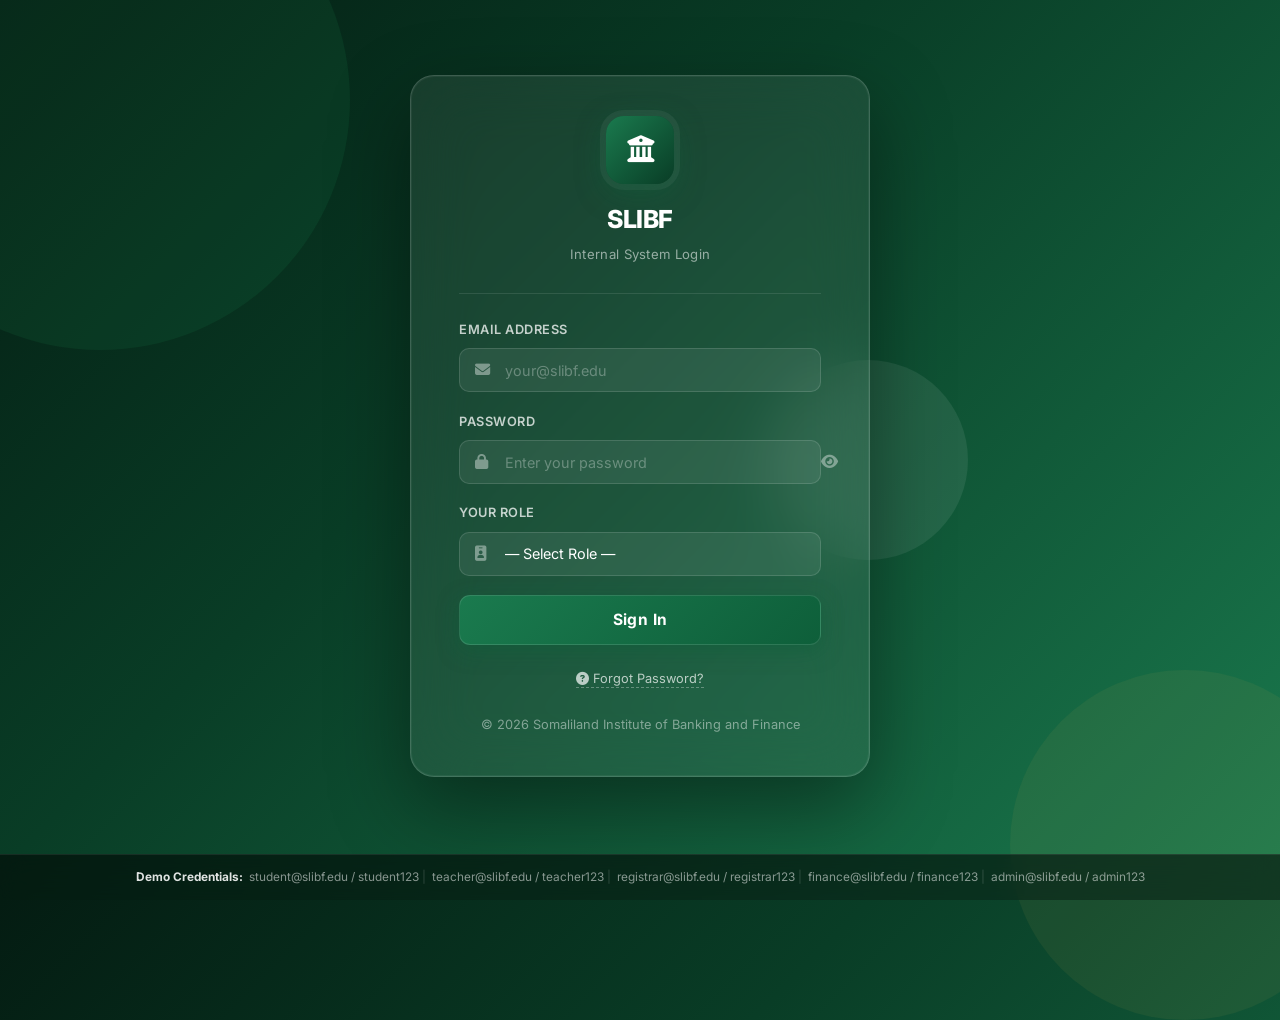
<file: system/admin.html>
<!DOCTYPE html>
<html lang="en">

<head>
    <meta charset="UTF-8">
    <meta name="viewport" content="width=device-width, initial-scale=1.0">
    <title>Admin Portal — SLIBF</title>
    <link rel="stylesheet" href="css/system.css">
    <link rel="stylesheet" href="https://cdnjs.cloudflare.com/ajax/libs/font-awesome/6.5.1/css/all.min.css">
    <style>
        /* ─── Admin-specific extras ─── */
        /* Action Buttons */
        .btn-action {
            width: 34px;
            height: 34px;
            border-radius: 8px;
            border: none;
            display: flex;
            align-items: center;
            justify-content: center;
            cursor: pointer;
            transition: all 0.2s;
            color: white;
            margin: 0;
            padding: 0;
        }

        .btn-edit {
            background: #3b82f6;
        }

        .btn-edit:hover {
            background: #2563eb;
        }

        .btn-reset {
            background: #f59e0b;
        }

        .btn-reset:hover {
            background: #d97706;
        }

        .btn-delete {
            background: #ef4444;
        }

        .btn-delete:hover {
            background: #dc2626;
        }

        .multi-select {
            width: 100%;
            min-height: 110px;
            border: 1.5px solid var(--border);
            border-radius: 9px;
            padding: 0.5rem;
            font-size: 0.86rem;
            color: var(--text-main);
            background: var(--white);
        }

        .multi-select:focus {
            outline: none;
            border-color: var(--primary);
        }

        .multi-select option {
            padding: 0.35rem 0.5rem;
            border-radius: 5px;
        }

        .multi-select option:checked {
            background: var(--primary-light);
            color: var(--primary);
            font-weight: 600;
        }

        .settings-section {
            background: var(--white);
            border: 1px solid var(--border);
            border-radius: var(--radius);
            padding: 1.8rem;
            margin-bottom: 1.5rem;
        }

        .settings-section h3 {
            font-size: 1rem;
            font-weight: 700;
            margin-bottom: 1.4rem;
            padding-bottom: 0.8rem;
            border-bottom: 1px solid var(--border);
            display: flex;
            align-items: center;
            gap: 0.6rem;
        }

        .settings-section h3 i {
            color: var(--primary);
        }

        .toggle-switch {
            display: flex;
            align-items: center;
            justify-content: space-between;
            padding: 0.7rem 0;
            border-bottom: 1px solid var(--border);
        }

        .toggle-switch:last-child {
            border-bottom: none;
        }

        .toggle-switch p {
            font-size: 0.88rem;
            color: var(--text-main);
            font-weight: 500;
        }

        .toggle-switch small {
            color: var(--text-muted);
            font-size: 0.78rem;
            display: block;
            margin-top: 2px;
        }

        .toggle {
            width: 44px;
            height: 24px;
            background: var(--border);
            border-radius: 99px;
            position: relative;
            cursor: pointer;
            transition: var(--transition);
            flex-shrink: 0;
        }

        .toggle.on {
            background: var(--primary);
        }

        .toggle::after {
            content: '';
            position: absolute;
            top: 3px;
            left: 3px;
            width: 18px;
            height: 18px;
            background: #fff;
            border-radius: 50%;
            transition: var(--transition);
        }

        .toggle.on::after {
            left: 23px;
        }

        .status-dot {
            width: 8px;
            height: 8px;
            border-radius: 50%;
            display: inline-block;
            margin-right: 0.4rem;
        }

        .status-dot.active {
            background: var(--success);
        }

        .status-dot.inactive {
            background: var(--danger);
        }

        .empty-state {
            text-align: center;
            padding: 3rem;
            color: var(--text-muted);
        }

        .empty-state i {
            font-size: 2.5rem;
            opacity: 0.3;
            display: block;
            margin-bottom: 1rem;
        }
    </style>
</head>

<body class="page-fade">

    <div class="sys-layout">

        <!-- ═══ SIDEBAR ═══════════════════════════════════════ -->
        <aside class="sidebar">
            <div class="sidebar-header">
                <div class="sidebar-logo-box"><i class="fas fa-university"></i></div>
                <div class="sidebar-brand">
                    <h2>SLIBF</h2><span>Admin Console</span>
                </div>
            </div>
            <div class="sidebar-user">
                <div class="sidebar-avatar"><i class="fas fa-user-shield"></i></div>
                <div class="sidebar-user-info">
                    <h4 id="sidebar-name">Admin</h4>
                    <span>System Administrator</span>
                </div>
            </div>
            <nav class="sidebar-nav">
                <span class="nav-section-label">Management</span>
                <ul>
                    <li><a href="#" class="active" data-panel="panel-dashboard"><i
                                class="fas fa-th-large"></i><span>Dashboard</span></a></li>
                    <li><a href="#" data-panel="panel-teachers"><i class="fas fa-chalkboard-teacher"></i><span>Teacher
                                Management</span></a></li>
                    <li><a href="#" data-panel="panel-students"><i class="fas fa-user-graduate"></i><span>Student
                                Management</span></a></li>
                    <li><a href="#" data-panel="panel-registrars"><i class="fas fa-id-badge"></i><span>Registrar
                                Accounts</span></a></li>
                    <li><a href="#" data-panel="panel-attendance"><i class="fas fa-clipboard-list"></i><span>Attendance
                                Report</span></a></li>
                </ul>
                <div class="nav-divider"></div>
                <span class="nav-section-label">System</span>
                <ul>
                    <li><a href="#" data-panel="panel-settings"><i class="fas fa-cog"></i><span>System
                                Settings</span></a></li>
                </ul>
            </nav>
            <div class="sidebar-bottom">
                <button class="btn-logout" onclick="Auth.logout()"><i
                        class="fas fa-sign-out-alt"></i><span>Logout</span></button>
            </div>
        </aside>

        <!-- ═══ MAIN CONTENT ════════════════════════════════════ -->
        <div class="main-content">
            <div class="topbar">
                <div class="topbar-left">
                    <button class="hamburger-btn" id="hamburger-btn"><i class="fas fa-bars"></i></button>
                    <div>
                        <div class="topbar-title" id="topbar-title">Dashboard</div>
                        <div class="topbar-subtitle" id="topbar-date"></div>
                    </div>
                </div>
                <div class="topbar-right">
                    <span class="topbar-time" id="live-time"></span>
                    <div class="topbar-btn" title="Notifications"><i class="fas fa-bell"></i></div>
                    <div class="topbar-btn" onclick="Auth.logout()" title="Logout"><i class="fas fa-sign-out-alt"></i>
                    </div>
                </div>
            </div>

            <div class="page-content">

                <!-- ═══ PANEL: DASHBOARD ═════════════════════════ -->
                <div class="panel active" id="panel-dashboard">
                    <div class="page-header"
                        style="display:flex; justify-content:space-between; align-items:flex-end; flex-wrap:wrap; gap:1rem;">
                        <div>
                            <h2 id="welcome-heading">Admin Dashboard</h2>
                            <p>System overview for Somaliland Institute of Banking and Finance.</p>
                        </div>
                        <button class="btn btn-primary"
                            onclick="switchPanel('panel-attendance'); renderAttendanceReport();">
                            <i class="fas fa-clipboard-list"></i> Attendance Report
                        </button>
                    </div>
                    <div class="stats-grid">
                        <div class="stat-card green">
                            <div class="stat-icon green"><i class="fas fa-chalkboard-teacher"></i></div>
                            <div class="stat-value" data-count="3">0</div>
                            <div class="stat-label">Total Teachers</div>
                            <div class="stat-trend"><i class="fas fa-check-circle"></i> 2 Active</div>
                        </div>
                        <div class="stat-card blue">
                            <div class="stat-icon blue"><i class="fas fa-user-graduate"></i></div>
                            <div class="stat-value" data-count="5">0</div>
                            <div class="stat-label">Total Students</div>
                            <div class="stat-trend"><i class="fas fa-check-circle"></i> Spring 2026</div>
                        </div>
                        <div class="stat-card gold">
                            <div class="stat-icon gold"><i class="fas fa-id-badge"></i></div>
                            <div class="stat-value" data-count="1">0</div>
                            <div class="stat-label">Active Registrars</div>
                        </div>
                        <div class="stat-card green">
                            <div class="stat-icon green"><i class="fas fa-book-open"></i></div>
                            <div class="stat-value" data-count="5">0</div>
                            <div class="stat-label">Active Courses</div>
                        </div>
                    </div>

                    <!-- Quick summary tables -->
                    <div style="display:grid;grid-template-columns:1fr 1fr;gap:1.5rem;" class="responsive-grid-2">
                        <div class="table-card">
                            <div class="table-head">
                                <h3>Recent Teachers</h3>
                                <button class="btn btn-outline btn-sm" onclick="switchPanel('panel-teachers')">Manage <i
                                        class="fas fa-arrow-right"></i></button>
                            </div>
                            <table class="data-table">
                                <thead>
                                    <tr>
                                        <th>Name</th>
                                        <th>Courses</th>
                                        <th>Status</th>
                                    </tr>
                                </thead>
                                <tbody id="dash-teachers-tbody"></tbody>
                            </table>
                        </div>
                        <div class="table-card">
                            <div class="table-head">
                                <h3>Recent Students</h3>
                                <button class="btn btn-outline btn-sm" onclick="switchPanel('panel-students')">Manage <i
                                        class="fas fa-arrow-right"></i></button>
                            </div>
                            <table class="data-table">
                                <thead>
                                    <tr>
                                        <th>Name</th>
                                        <th>Program</th>
                                        <th>Status</th>
                                    </tr>
                                </thead>
                                <tbody id="dash-students-tbody"></tbody>
                            </table>
                        </div>
                    </div>
                </div>

                <!-- ═══ PANEL: TEACHERS ══════════════════════════ -->
                <div class="panel" id="panel-teachers">
                    <div class="page-header">
                        <h2>Teacher Management</h2>
                        <p>Add, edit, and manage teacher accounts and course assignments.</p>
                    </div>
                    <div class="table-card">
                        <div class="table-head">
                            <h3>All Teachers</h3>
                            <div class="table-search">
                                <div class="search-input">
                                    <i class="fas fa-search"></i>
                                    <input type="text" id="tch-search" placeholder="Search teachers…">
                                </div>
                                <select class="filter-select" id="tch-filter">
                                    <option value="">All Status</option>
                                    <option value="Active">Active</option>
                                    <option value="Inactive">Inactive</option>
                                </select>
                                <button class="btn btn-primary btn-sm" onclick="openAddTeacher()">
                                    <i class="fas fa-plus"></i> Add Teacher
                                </button>
                            </div>
                        </div>
                        <table class="data-table">
                            <thead>
                                <tr>
                                    <th>ID</th>
                                    <th>Full Name</th>
                                    <th>Email</th>
                                    <th>Assigned Courses</th>
                                    <th>Status</th>
                                    <th>Actions</th>
                                </tr>
                            </thead>
                            <tbody id="tch-tbody"></tbody>
                        </table>
                    </div>
                </div>

                <!-- ═══ PANEL: STUDENTS ══════════════════════════ -->
                <div class="panel" id="panel-students">
                    <div class="page-header">
                        <h2>Student Management</h2>
                        <p>Create, edit, and manage student records and enrollment status.</p>
                    </div>
                    <div class="table-card">
                        <div class="table-head">
                            <h3>All Students</h3>
                            <div class="table-search">
                                <div class="search-input">
                                    <i class="fas fa-search"></i>
                                    <input type="text" id="stu-search" placeholder="Search students…">
                                </div>
                                <select class="filter-select" id="stu-status-filter">
                                    <option value="">All Status</option>
                                    <option value="Approved">Approved</option>
                                    <option value="Pending">Pending</option>
                                </select>
                                <button class="btn btn-primary btn-sm" onclick="openAddStudent()">
                                    <i class="fas fa-plus"></i> Add Student
                                </button>
                            </div>
                        </div>
                        <table class="data-table">
                            <thead>
                                <tr>
                                    <th>ID</th>
                                    <th>Name</th>
                                    <th>Email</th>
                                    <th>Program</th>
                                    <th>Status</th>
                                    <th>Actions</th>
                                </tr>
                            </thead>
                            <tbody id="stu-tbody"></tbody>
                        </table>
                    </div>
                </div>

                <!-- ═══ PANEL: REGISTRARS ════════════════════════ -->
                <div class="panel" id="panel-registrars">
                    <div class="page-header">
                        <h2>Registrar Account Management</h2>
                        <p>Create and manage login accounts for registrar staff.</p>
                    </div>
                    <div class="table-card">
                        <div class="table-head">
                            <h3>Registrar Accounts</h3>
                            <div class="table-search">
                                <div class="search-input">
                                    <i class="fas fa-search"></i>
                                    <input type="text" id="reg-search" placeholder="Search registrars…">
                                </div>
                                <button class="btn btn-primary btn-sm" onclick="openAddRegistrar()">
                                    <i class="fas fa-plus"></i> Create Account
                                </button>
                            </div>
                        </div>
                        <table class="data-table">
                            <thead>
                                <tr>
                                    <th>ID</th>
                                    <th>Full Name</th>
                                    <th>Email</th>
                                    <th>Username</th>
                                    <th>Status</th>
                                    <th>Actions</th>
                                </tr>
                            </thead>
                            <tbody id="reg-tbody"></tbody>
                        </table>
                    </div>
                </div>

                <!-- ═══ PANEL: ATTENDANCE REPORT ════════════════════════ -->
                <div class="panel" id="panel-attendance">
                    <div class="page-header">
                        <h2>Attendance Report</h2>
                        <p>Aggregated attendance reporting across all courses in the active semester.</p>
                    </div>
                    <div class="table-card">
                        <div class="table-head">
                            <h3>Course Attendance Overview</h3>
                            <button class="btn btn-outline btn-sm" onclick="renderAttendanceReport()"><i
                                    class="fas fa-sync-alt"></i> Refresh Data</button>
                        </div>
                        <table class="data-table">
                            <thead>
                                <tr>
                                    <th>Course Code</th>
                                    <th>Course Name</th>
                                    <th style="text-align:center;">Sessions Taught</th>
                                    <th style="text-align:center;">Total Present</th>
                                    <th style="text-align:center;">Total Absent</th>
                                    <th style="text-align:center;">Attendance %</th>
                                </tr>
                            </thead>
                            <tbody id="att-report-tbody">
                                <!-- Generated by JavaScript -->
                            </tbody>
                        </table>
                    </div>
                </div>

                <!-- ═══ PANEL: SETTINGS ══════════════════════════ -->
                <div class="panel" id="panel-settings">
                    <div class="page-header">
                        <h2>System Settings</h2>
                        <p>Configure system parameters and security preferences.</p>
                    </div>

                    <div class="settings-section">
                        <h3><i class="fas fa-university"></i> Institution Settings</h3>
                        <div class="sys-form">
                            <div class="form-row">
                                <div class="form-group">
                                    <label>Institution Name</label>
                                    <input type="text" value="Somaliland Institute of Banking and Finance">
                                </div>
                                <div class="form-group">
                                    <label>Academic Year</label>
                                    <input type="text" value="2025 – 2026">
                                </div>
                                <div class="form-group">
                                    <label>Current Semester</label>
                                    <select>
                                        <option selected>Spring 2026</option>
                                        <option>Fall 2025</option>
                                    </select>
                                </div>
                                <div class="form-group">
                                    <label>System Timezone</label>
                                    <select>
                                        <option selected>Africa/Nairobi (EAT, UTC+3)</option>
                                        <option>UTC</option>
                                    </select>
                                </div>
                            </div>
                            <div style="margin-top:0.5rem;">
                                <button class="btn btn-primary"
                                    onclick="showToast('Institution settings saved.','success')">
                                    <i class="fas fa-save"></i> Save Changes
                                </button>
                            </div>
                        </div>
                    </div>

                    <div class="settings-section">
                        <h3><i class="fas fa-shield-alt"></i> Security & Access</h3>
                        <div class="toggle-switch">
                            <div>
                                <p>Auto Logout on Inactivity</p>
                                <small>Automatically log out after 15 minutes of inactivity</small>
                            </div>
                            <div class="toggle on" onclick="this.classList.toggle('on')"></div>
                        </div>
                        <div class="toggle-switch">
                            <div>
                                <p>Two-Factor Authentication <span class="badge badge-gray"
                                        style="font-size:0.68rem;">Coming Soon</span></p>
                                <small>Require OTP for all logins via .NET API integration</small>
                            </div>
                            <div class="toggle"
                                onclick="showToast('2FA requires backend .NET API integration.','warning')"></div>
                        </div>
                        <div class="toggle-switch">
                            <div>
                                <p>Allow Student Self-Registration</p>
                                <small>Students can submit applications via the public portal</small>
                            </div>
                            <div class="toggle on" onclick="this.classList.toggle('on')"></div>
                        </div>
                        <div class="toggle-switch">
                            <div>
                                <p>Email Notifications <span class="badge badge-gray"
                                        style="font-size:0.68rem;">Backend</span></p>
                                <small>Send automated email alerts — requires .NET SMTP service</small>
                            </div>
                            <div class="toggle"
                                onclick="showToast('Email notifications require .NET backend.','warning')"></div>
                        </div>
                    </div>

                    <div class="settings-section">
                        <h3><i class="fas fa-database"></i> Data Management</h3>
                        <div style="display:flex;gap:1rem;flex-wrap:wrap;">
                            <button class="btn btn-outline"
                                onclick="showToast('Export feature — TODO: GET /api/export','warning')">
                                <i class="fas fa-file-export"></i> Export Data
                            </button>
                            <button class="btn btn-outline"
                                onclick="showToast('Backup feature — TODO: POST /api/backup','warning')">
                                <i class="fas fa-database"></i> Backup System
                            </button>
                            <button class="btn btn-danger"
                                onclick="confirmAction('This will clear all local demo data. Continue?', () => { localStorage.clear(); showToast('Local data cleared.','warning'); })">
                                <i class="fas fa-trash"></i> Clear Demo Data
                            </button>
                        </div>
                    </div>
                </div>

            </div><!-- /page-content -->
        </div><!-- /main-content -->
    </div><!-- /sys-layout -->

    <!-- ═══ MODAL: Teacher Form ════════════════════════════ -->
    <div class="modal-overlay" id="teacher-modal">
        <div class="modal">
            <div class="modal-header">
                <h3 id="teacher-modal-title">Add New Teacher</h3>
                <button class="modal-close"><i class="fas fa-times"></i></button>
            </div>
            <div class="modal-body">
                <form class="sys-form" id="teacher-form" novalidate>
                    <input type="hidden" id="tch-editing-id">
                    <div class="form-row">
                        <div class="form-group">
                            <label>Full Name *</label>
                            <input type="text" id="tch-name" placeholder="Dr. Full Name" required>
                            <small class="field-err" id="tch-name-err"
                                style="color:var(--danger);font-size:0.78rem;"></small>
                        </div>
                        <div class="form-group">
                            <label>Email Address *</label>
                            <input type="email" id="tch-email" placeholder="teacher@slibf.edu" required>
                            <small class="field-err" id="tch-email-err"
                                style="color:var(--danger);font-size:0.78rem;"></small>
                        </div>
                    </div>
                    <div class="form-row">
                        <div class="form-group">
                            <label>Phone Number</label>
                            <input type="tel" id="tch-phone" placeholder="+252 63 XXXXXXX">
                        </div>
                        <div class="form-group">
                            <label>Username *</label>
                            <input type="text" id="tch-username" placeholder="dr.lastname" required>
                        </div>
                    </div>
                    <div class="form-row">
                        <div class="form-group">
                            <label>Password *</label>
                            <input type="password" id="tch-password" placeholder="Min 8 characters" required>
                        </div>
                        <div class="form-group">
                            <label>Status</label>
                            <select id="tch-status">
                                <option value="Active">Active</option>
                                <option value="Inactive">Inactive</option>
                            </select>
                        </div>
                    </div>
                    <div class="form-group form-full">
                        <label>Assign Courses <small style="font-weight:400;text-transform:none;">(Ctrl/Cmd + click to
                                select multiple)</small></label>
                        <select multiple id="tch-courses" class="multi-select">
                            <!-- populated dynamically -->
                        </select>
                    </div>
                </form>
            </div>
            <div class="modal-footer">
                <button class="btn btn-outline modal-close">Cancel</button>
                <button class="btn btn-primary" onclick="saveTeacher()">
                    <i class="fas fa-save"></i> Save Teacher
                </button>
            </div>
        </div>
    </div>

    <!-- ═══ MODAL: Student Form ════════════════════════════ -->
    <div class="modal-overlay" id="student-modal">
        <div class="modal">
            <div class="modal-header">
                <h3 id="student-modal-title">Add New Student</h3>
                <button class="modal-close"><i class="fas fa-times"></i></button>
            </div>
            <div class="modal-body">
                <form class="sys-form" id="student-form" novalidate>
                    <input type="hidden" id="stu-editing-id">
                    <div class="form-row">
                        <div class="form-group">
                            <label>Full Name *</label>
                            <input type="text" id="stu-name" placeholder="Student Full Name" required>
                        </div>
                        <div class="form-group">
                            <label>Email *</label>
                            <input type="email" id="stu-email" placeholder="student@slibf.edu" required>
                        </div>
                    </div>
                    <div class="form-row">
                        <div class="form-group">
                            <label>Student ID *</label>
                            <input type="text" id="stu-id-field" placeholder="STU006" required>
                        </div>
                        <div class="form-group">
                            <label>Program *</label>
                            <select id="stu-program">
                                <option>Master in Islamic Banking</option>
                                <option>BSc Banking & Finance</option>
                                <option>Diploma in Risk Mgmt</option>
                                <option>MBA in Financial Mgmt</option>
                                <option>Advanced Diploma in FinTech</option>
                            </select>
                        </div>
                    </div>
                    <div class="form-row">
                        <div class="form-group">
                            <label>Registration Status</label>
                            <select id="stu-reg-status">
                                <option value="Pending">Pending</option>
                                <option value="Approved">Approved</option>
                            </select>
                        </div>
                        <div class="form-group">
                            <label>Password *</label>
                            <input type="password" id="stu-password" placeholder="Set initial password" required>
                        </div>
                    </div>
                    <div class="form-row">
                        <div class="form-group">
                            <label>Total Fee (USD)</label>
                            <input type="number" id="stu-fee" placeholder="1800" min="0">
                        </div>
                        <div class="form-group">
                            <label>Username</label>
                            <input type="text" id="stu-username" placeholder="student.username">
                        </div>
                    </div>
                </form>
            </div>
            <div class="modal-footer">
                <button class="btn btn-outline modal-close">Cancel</button>
                <button class="btn btn-primary" onclick="saveStudent()">
                    <i class="fas fa-save"></i> Save Student
                </button>
            </div>
        </div>
    </div>

    <!-- ═══ MODAL: Registrar Form ════════════════════════════ -->
    <div class="modal-overlay" id="registrar-modal">
        <div class="modal">
            <div class="modal-header">
                <h3 id="registrar-modal-title">Create Registrar Account</h3>
                <button class="modal-close"><i class="fas fa-times"></i></button>
            </div>
            <div class="modal-body">
                <form class="sys-form" id="registrar-form">
                    <input type="hidden" id="reg-editing-id">
                    <div class="form-row">
                        <div class="form-group">
                            <label>Full Name *</label>
                            <input type="text" id="reg-name" placeholder="Registrar Full Name" required>
                        </div>
                        <div class="form-group">
                            <label>Email *</label>
                            <input type="email" id="reg-email" placeholder="registrar@slibf.edu" required>
                        </div>
                    </div>
                    <div class="form-row">
                        <div class="form-group">
                            <label>Username *</label>
                            <input type="text" id="reg-username" placeholder="firstname.reg" required>
                        </div>
                        <div class="form-group">
                            <label>Password *</label>
                            <input type="password" id="reg-password" placeholder="Secure password" required>
                        </div>
                    </div>
                    <div class="form-group">
                        <label>Account Status</label>
                        <select id="reg-status">
                            <option value="Active">Active</option>
                            <option value="Inactive">Inactive</option>
                        </select>
                    </div>
                </form>
            </div>
            <div class="modal-footer">
                <button class="btn btn-outline modal-close">Cancel</button>
                <button class="btn btn-primary" onclick="saveRegistrar()">
                    <i class="fas fa-save"></i> Create Account
                </button>
            </div>
        </div>
    </div>

    <div id="sys-toast" class="toast"></div>

    <script src="js/system.js"></script>
    <script>
        // ────────────────────────────────────────────────
        //  INIT
        // ────────────────────────────────────────────────
        (function () {
            const session = Auth.requireRole('admin');
            if (!session) return;

            document.getElementById('sidebar-name').textContent = session.name.split(' ').slice(0, 3).join(' ');
            document.getElementById('welcome-heading').textContent = `Welcome, ${session.name.split(' ')[0]}!`;
            document.getElementById('topbar-date').textContent = new Date().toLocaleDateString('en-US', { weekday: 'long', month: 'long', day: 'numeric', year: 'numeric' });

            initLiveTime();
            initSidebar();
            initModals();
            initCounters();
            initAutoLogout(15);

            // Populate course multi-select in teacher modal
            const tcSel = document.getElementById('tch-courses');
            DB.courses.forEach(c => {
                const opt = document.createElement('option');
                opt.value = c.id;
                opt.textContent = `${c.code} — ${c.name}`;
                tcSel.appendChild(opt);
            });

            renderDashboardTables();
            renderTeachersTable();
            renderStudentsTable();
            renderRegistrarsTable();
            renderAttendanceReport();
            attachFilters();
        })();

        // ────────────────────────────────────────────────
        //  DASHBOARD
        // ────────────────────────────────────────────────
        function getRegistrarStudents() {
            const raw = localStorage.getItem('slibf_apps');
            if (!raw) return [];
            return JSON.parse(raw).filter(a => a.status === 'Approved').map(a => ({
                id: 'STU-' + (a.id.split('-')[1] || Math.floor(1000 + Math.random() * 9000)),
                name: a.name,
                email: a.email || (a.name.toLowerCase().replace(/\s/g, '') + '@slibf.edu'),
                program: a.program,
                status: 'Approved',
                fee: 0,
                paid: 0,
                isRegistrar: true
            }));
        }

        function renderDashboardTables() {
            const currentTeachers = JSON.parse(localStorage.getItem('slibf_teachers')) || DB.teachers;
            document.getElementById('dash-teachers-tbody').innerHTML = currentTeachers.slice(0, 3).map(t => `
        <tr>
            <td><strong>${t.name}</strong></td>
            <td>${t.courseIds.length} course${t.courseIds.length !== 1 ? 's' : ''}</td>
            <td>${statusBadge(t.status)}</td>
        </tr>
    `).join('');

            const currentStudents = JSON.parse(localStorage.getItem('slibf_students')) || DB.students;
            const allStudents = [...getRegistrarStudents(), ...currentStudents];

            document.getElementById('dash-students-tbody').innerHTML = allStudents.slice(0, 3).map(s => `
        <tr>
            <td><strong>${s.name}</strong>
            ${s.isRegistrar ? '<span style="font-size:10px; font-weight:700; background:#064e3b; color:white; padding:2px 6px; border-radius:10px; margin-left:6px;">REGISTRAR</span>' : ''}</td>
            <td>${s.program.split(' ').slice(0, 3).join(' ')}…</td>
            <td>${statusBadge(s.status)}</td>
        </tr>
    `).join('');

            // Update the stats cards dynamically
            const statValues = document.querySelectorAll('.stat-value');
            if (statValues.length >= 2) {
                statValues[0].textContent = currentTeachers.length;
                statValues[1].textContent = allStudents.length;
            }
        }

        // ────────────────────────────────────────────────
        //  ATTENDANCE REPORT
        // ────────────────────────────────────────────────
        window.renderAttendanceReport = function () {
            const tbody = document.getElementById('att-report-tbody');
            if (!tbody) return;

            let html = '';

            DB.courses.forEach(course => {
                let sessions = 0;
                let totalPresent = 0;
                let totalAbsent = 0;

                // Scan localStorage for this course's attendance records
                for (let i = 0; i < localStorage.length; i++) {
                    const key = localStorage.key(i);
                    if (key && key.startsWith(`slibf_att_${course.id}_`)) {
                        sessions++;
                        try {
                            const data = JSON.parse(localStorage.getItem(key));
                            Object.keys(data).forEach(studentId => {
                                if (data[studentId] === 'present') totalPresent++;
                                if (data[studentId] === 'absent') totalAbsent++;
                            });
                        } catch (e) { }
                    }
                }

                const totalMarks = totalPresent + totalAbsent;
                const percentage = totalMarks > 0 ? Math.round((totalPresent / totalMarks) * 100) : 0;
                const badgeClass = percentage >= 80 ? 'badge-success' : (percentage >= 60 ? 'badge-warning' : 'badge-danger');

                html += `
                    <tr>
                        <td><span class="badge badge-gray">${course.code}</span></td>
                        <td><strong>${course.name}</strong></td>
                        <td style="text-align:center;">${sessions}</td>
                        <td style="text-align:center; color:var(--success); font-weight:700;">${totalPresent}</td>
                        <td style="text-align:center; color:var(--danger); font-weight:700;">${totalAbsent}</td>
                        <td style="text-align:center;">
                            ${totalMarks > 0 ? `<span class="badge ${badgeClass}" style="font-size:0.8rem;">${percentage}%</span>` : '<span style="color:var(--text-muted);">—</span>'}
                        </td>
                    </tr>
                `;
            });

            tbody.innerHTML = html;
        };

        // ────────────────────────────────────────────────
        //  TEACHER TABLE
        // ────────────────────────────────────────────────
        function teacherRow(t) {
            const courseNames = t.courseIds.map(cid => {
                const c = DB.courses.find(x => x.id === cid);
                return c ? `<span class="badge badge-info" style="font-size:0.68rem;">${c.code}</span>` : '';
            }).join(' ');
            return `
        <tr id="tch-row-${t.id}">
            <td><span class="badge badge-gray">${t.id}</span></td>
            <td><strong>${t.name}</strong><br><small style="color:var(--text-muted);">${t.username}</small></td>
            <td>${t.email}</td>
            <td>${courseNames || '<span style="color:var(--text-muted);font-size:0.82rem;">No courses</span>'}</td>
            <td>
                <span class="status-dot ${t.status.toLowerCase()}"></span>
                ${statusBadge(t.status)}
            </td>
            <td style="display:flex;gap:0.4rem;">
                <button class="btn-action btn-edit" title="Edit Teacher" onclick="editTeacher('${t.id}')">
                    <i class="fas fa-pen"></i>
                </button>
                <button class="btn-action btn-reset" title="Reset PW" onclick="resetTeacherPassword('${t.name}')">
                    <i class="fas fa-key"></i>
                </button>
                <button class="btn-action btn-delete" title="Delete Teacher" onclick="deleteTeacher('${t.id}')">
                    <i class="fas fa-trash"></i>
                </button>
            </td>
        </tr>
    `;
        }

        function renderTeachersTable(filter = '') {
            const currentTeachers = JSON.parse(localStorage.getItem('slibf_teachers')) || DB.teachers;
            const tbody = document.getElementById('tch-tbody');
            const items = filter ? currentTeachers.filter(t => t.status === filter) : currentTeachers;
            tbody.innerHTML = items.length ? items.map(teacherRow).join('') :
                `<tr><td colspan="6" style="text-align:center;padding:2rem;color:var(--text-muted);"><i class="fas fa-search" style="margin-right:0.4rem;"></i>No teachers found.</td></tr>`;
        }

        window.openAddTeacher = function () {
            document.getElementById('teacher-form').reset();
            document.getElementById('tch-editing-id').value = '';
            document.getElementById('teacher-modal-title').textContent = 'Add New Teacher';
            document.querySelectorAll('#tch-courses option').forEach(o => o.selected = false);
            openModal('teacher-modal');
        };

        window.editTeacher = function (id) {
            const currentTeachers = JSON.parse(localStorage.getItem('slibf_teachers')) || DB.teachers;
            const t = currentTeachers.find(x => x.id === id);
            if (!t) return;
            document.getElementById('tch-editing-id').value = id;
            document.getElementById('tch-name').value = t.name;
            document.getElementById('tch-email').value = t.email;
            document.getElementById('tch-phone').value = t.phone;
            document.getElementById('tch-username').value = t.username;
            document.getElementById('tch-status').value = t.status;
            document.getElementById('tch-password').value = '';
            // Set multi-select
            document.querySelectorAll('#tch-courses option').forEach(o => {
                o.selected = t.courseIds.includes(o.value);
            });
            document.getElementById('teacher-modal-title').textContent = 'Edit Teacher';
            openModal('teacher-modal');
        };

        window.saveTeacher = function () {
            // TODO: POST /api/teachers | PUT /api/teachers/{id}
            const name = document.getElementById('tch-name').value.trim();
            const email = document.getElementById('tch-email').value.trim();
            const username = document.getElementById('tch-username').value.trim();
            const password = document.getElementById('tch-password').value;
            const phone = document.getElementById('tch-phone').value.trim();
            const status = document.getElementById('tch-status').value;
            const editId = document.getElementById('tch-editing-id').value;

            // Validation
            let valid = true;
            if (!name) { document.getElementById('tch-name-err').textContent = 'Name is required.'; valid = false; }
            else document.getElementById('tch-name-err').textContent = '';
            if (!email || !/^[^@\s]+@[^@\s]+\.[^@\s]+$/.test(email)) {
                document.getElementById('tch-email-err').textContent = 'Valid email required.'; valid = false;
            } else document.getElementById('tch-email-err').textContent = '';
            if (!valid) return;

            const courseIds = [...document.querySelectorAll('#tch-courses option:checked')].map(o => o.value);
            let currentTeachers = JSON.parse(localStorage.getItem('slibf_teachers')) || DB.teachers;

            if (editId) {
                const t = currentTeachers.find(x => x.id === editId);
                if (t) { t.name = name; t.email = email; t.phone = phone; t.username = username; t.status = status; t.courseIds = courseIds; }
            } else {
                const newId = 'TCH' + String(currentTeachers.length + 1).padStart(3, '0');
                currentTeachers.push({ id: newId, name, email, phone, courseIds, status, username });
            }

            localStorage.setItem('slibf_teachers', JSON.stringify(currentTeachers));

            renderTeachersTable(document.getElementById('tch-filter').value);
            renderDashboardTables();
            closeModal('teacher-modal');
            showToast(`Teacher "${name}" ${editId ? 'updated' : 'created'} successfully.`, 'success');
        };

        window.deleteTeacher = function (id) {
            let currentTeachers = JSON.parse(localStorage.getItem('slibf_teachers')) || DB.teachers;
            confirmAction(`Delete teacher record "${currentTeachers.find(t => t.id === id)?.name}"? This cannot be undone.`, () => {
                // TODO: DELETE /api/teachers/{id}
                currentTeachers = currentTeachers.filter(t => t.id !== id);
                localStorage.setItem('slibf_teachers', JSON.stringify(currentTeachers));
                renderTeachersTable(document.getElementById('tch-filter').value);
                renderDashboardTables();
                showToast('Teacher deleted.', 'danger');
            });
        };

        window.resetTeacherPassword = function (name) {
            const newPass = 'TCH@' + Math.floor(1000 + Math.random() * 9000);
            alert('Password reset for teacher: ' + name + '\\n\\nNew Temporary Password: ' + newPass + '\\n\\nPlease share this securely with the teacher.');
        };

        // ────────────────────────────────────────────────
        //  STUDENT TABLE
        // ────────────────────────────────────────────────
        function studentRow(s) {
            return `
        <tr id="stu-row-${s.id}" ${s.isRegistrar ? 'style="background:#f0fdf4;"' : ''}>
            <td><span class="badge badge-gray">${s.id}</span></td>
            <td>
                <strong>${s.name}</strong>
                ${s.isRegistrar ? '<span style="font-size:10px; font-weight:700; background:#064e3b; color:white; padding:2px 6px; border-radius:10px; margin-left:6px;">REGISTRAR</span>' : ''}
            </td>
            <td>${s.email}</td>
            <td>${s.program}</td>
            <td>${statusBadge(s.status)}</td>
            <td style="display:flex;gap:0.4rem;">
                <button class="btn-action btn-edit" title="Edit Student" onclick="editStudent('${s.id}')" ${s.isRegistrar ? 'disabled style="opacity:0.4; cursor:not-allowed;"' : ''}>
                    <i class="fas fa-pen"></i>
                </button>
                <button class="btn-action btn-reset" title="Reset PW" onclick="showToast('Password reset for ${s.name.split(' ')[0]}.','success')">
                    <i class="fas fa-key"></i>
                </button>
                <button class="btn-action btn-delete" title="Delete Student" onclick="deleteStudent('${s.id}')" ${s.isRegistrar ? 'disabled style="opacity:0.4; cursor:not-allowed;"' : ''}>
                    <i class="fas fa-trash"></i>
                </button>
            </td>
        </tr>
    `;
        }

        function renderStudentsTable(filter = '') {
            const currentStudents = JSON.parse(localStorage.getItem('slibf_students')) || DB.students;
            const allStudents = [...getRegistrarStudents(), ...currentStudents];
            const tbody = document.getElementById('stu-tbody');
            const items = filter ? allStudents.filter(s => s.status === filter) : allStudents;
            tbody.innerHTML = items.length ? items.map(studentRow).join('') :
                `<tr><td colspan="6" style="text-align:center;padding:2rem;color:var(--text-muted);">No students found.</td></tr>`;
        }

        window.openAddStudent = function () {
            document.getElementById('student-form').reset();
            document.getElementById('stu-editing-id').value = '';
            document.getElementById('student-modal-title').textContent = 'Add New Student';
            openModal('student-modal');
        };

        window.editStudent = function (id) {
            const currentStudents = JSON.parse(localStorage.getItem('slibf_students')) || DB.students;
            const s = currentStudents.find(x => x.id === id);
            if (!s) return;
            document.getElementById('stu-editing-id').value = id;
            document.getElementById('stu-name').value = s.name;
            document.getElementById('stu-email').value = s.email;
            document.getElementById('stu-id-field').value = s.id;
            document.getElementById('stu-program').value = s.program;
            document.getElementById('stu-reg-status').value = s.status;
            document.getElementById('stu-fee').value = s.fee;
            document.getElementById('student-modal-title').textContent = 'Edit Student';
            openModal('student-modal');
        };

        window.saveStudent = function () {
            // TODO: POST /api/students | PUT /api/students/{id}
            const name = document.getElementById('stu-name').value.trim();
            const email = document.getElementById('stu-email').value.trim();
            const stuId = document.getElementById('stu-id-field').value.trim();
            const program = document.getElementById('stu-program').value;
            const status = document.getElementById('stu-reg-status').value;
            const fee = parseFloat(document.getElementById('stu-fee').value) || 0;
            const editId = document.getElementById('stu-editing-id').value;

            if (!name || !email || !stuId) { showToast('Please fill all required fields.', 'warning'); return; }

            let currentStudents = JSON.parse(localStorage.getItem('slibf_students')) || DB.students;

            if (editId) {
                const s = currentStudents.find(x => x.id === editId);
                if (s) { s.name = name; s.email = email; s.program = program; s.status = status; s.fee = fee; }
            } else {
                currentStudents.push({ id: stuId, name, email, program, status, fee, paid: 0 });
            }

            localStorage.setItem('slibf_students', JSON.stringify(currentStudents));

            renderStudentsTable(document.getElementById('stu-status-filter').value);
            renderDashboardTables();
            closeModal('student-modal');
            showToast(`Student "${name}" ${editId ? 'updated' : 'added'} successfully.`, 'success');
        };

        window.deleteStudent = function (id) {
            let currentStudents = JSON.parse(localStorage.getItem('slibf_students')) || DB.students;
            confirmAction(`Delete student "${currentStudents.find(s => s.id === id)?.name}"? This cannot be undone.`, () => {
                // TODO: DELETE /api/students/{id}
                currentStudents = currentStudents.filter(s => s.id !== id);
                localStorage.setItem('slibf_students', JSON.stringify(currentStudents));
                renderStudentsTable(document.getElementById('stu-status-filter').value);
                renderDashboardTables();
                showToast('Student deleted.', 'danger');
            });
        };

        // ────────────────────────────────────────────────
        //  REGISTRAR TABLE
        // ────────────────────────────────────────────────
        function registrarRow(r) {
            return `
        <tr id="reg-row-${r.id}">
            <td><span class="badge badge-gray">${r.id}</span></td>
            <td><strong>${r.name}</strong></td>
            <td>${r.email}</td>
            <td><code style="background:var(--surface);padding:0.2rem 0.5rem;border-radius:5px;font-size:0.82rem;">${r.username}</code></td>
            <td>${statusBadge(r.status)}</td>
            <td style="display:flex;gap:0.4rem;">
                <button class="btn-action btn-edit" title="Edit Registrar" onclick="editRegistrar('${r.id}')">
                    <i class="fas fa-pen"></i>
                </button>
                <button class="btn-action ${r.status === 'Active' ? 'btn-delete' : 'btn-edit'}" title="${r.status === 'Active' ? 'Deactivate' : 'Activate'}" onclick="toggleRegistrar('${r.id}')">
                    <i class="fas fa-${r.status === 'Active' ? 'ban' : 'check'}"></i>
                </button>
                <button class="btn-action btn-reset" title="Reset PW" onclick="showToast('Password reset for ${r.username}.','success')">
                    <i class="fas fa-key"></i>
                </button>
            </td>
        </tr>
    `;
        }

        function renderRegistrarsTable() {
            const tbody = document.getElementById('reg-tbody');
            tbody.innerHTML = DB.registrarsData.length ? DB.registrarsData.map(registrarRow).join('') :
                `<tr><td colspan="6" style="text-align:center;padding:2rem;color:var(--text-muted);">No registrar accounts found.</td></tr>`;
        }

        window.openAddRegistrar = function () {
            document.getElementById('registrar-form').reset();
            document.getElementById('reg-editing-id').value = '';
            document.getElementById('registrar-modal-title').textContent = 'Create Registrar Account';
            openModal('registrar-modal');
        };

        window.editRegistrar = function (id) {
            const r = DB.registrarsData.find(x => x.id === id);
            if (!r) return;
            document.getElementById('reg-editing-id').value = id;
            document.getElementById('reg-name').value = r.name;
            document.getElementById('reg-email').value = r.email;
            document.getElementById('reg-username').value = r.username;
            document.getElementById('reg-status').value = r.status;
            document.getElementById('registrar-modal-title').textContent = 'Edit Registrar Account';
            openModal('registrar-modal');
        };

        window.saveRegistrar = function () {
            // TODO: POST /api/registrars | PUT /api/registrars/{id}
            const name = document.getElementById('reg-name').value.trim();
            const email = document.getElementById('reg-email').value.trim();
            const username = document.getElementById('reg-username').value.trim();
            const password = document.getElementById('reg-password').value;
            const status = document.getElementById('reg-status').value;
            const editId = document.getElementById('reg-editing-id').value;

            if (!name || !email || !username) { showToast('Please fill all required fields.', 'warning'); return; }

            if (editId) {
                const r = DB.registrarsData.find(x => x.id === editId);
                if (r) { r.name = name; r.email = email; r.username = username; r.status = status; }
            } else {
                const newId = 'REG' + String(DB.registrarsData.length + 1).padStart(3, '0');
                DB.registrarsData.push({ id: newId, name, email, username, status });
            }

            renderRegistrarsTable();
            closeModal('registrar-modal');
            showToast(`Registrar account "${name}" ${editId ? 'updated' : 'created'}.`, 'success');
        };

        window.toggleRegistrar = function (id) {
            const r = DB.registrarsData.find(x => x.id === id);
            if (!r) return;
            r.status = r.status === 'Active' ? 'Inactive' : 'Active';
            renderRegistrarsTable();
            showToast(`Registrar account ${r.status === 'Active' ? 'activated' : 'deactivated'}.`, r.status === 'Active' ? 'success' : 'warning');
        };

        // ────────────────────────────────────────────────
        //  SEARCH / FILTER
        // ────────────────────────────────────────────────
        function attachFilters() {
            // Teachers
            document.getElementById('tch-search').addEventListener('input', e => {
                const q = e.target.value.toLowerCase();
                document.querySelectorAll('#tch-tbody tr').forEach(tr => tr.style.display = tr.textContent.toLowerCase().includes(q) ? '' : 'none');
            });
            document.getElementById('tch-filter').addEventListener('change', e => renderTeachersTable(e.target.value));

            // Students
            document.getElementById('stu-search').addEventListener('input', e => {
                const q = e.target.value.toLowerCase();
                document.querySelectorAll('#stu-tbody tr').forEach(tr => tr.style.display = tr.textContent.toLowerCase().includes(q) ? '' : 'none');
            });
            document.getElementById('stu-status-filter').addEventListener('change', e => renderStudentsTable(e.target.value));

            // Registrars
            document.getElementById('reg-search').addEventListener('input', e => {
                const q = e.target.value.toLowerCase();
                document.querySelectorAll('#reg-tbody tr').forEach(tr => tr.style.display = tr.textContent.toLowerCase().includes(q) ? '' : 'none');
            });
        }

        // ────────────────────────────────────────────────
        //  CONFIRM DIALOG HELPER
        // ────────────────────────────────────────────────
        window.confirmAction = function (msg, callback) {
            if (confirm(msg)) callback();
        };
    </script>
</body>

</html>
</file>
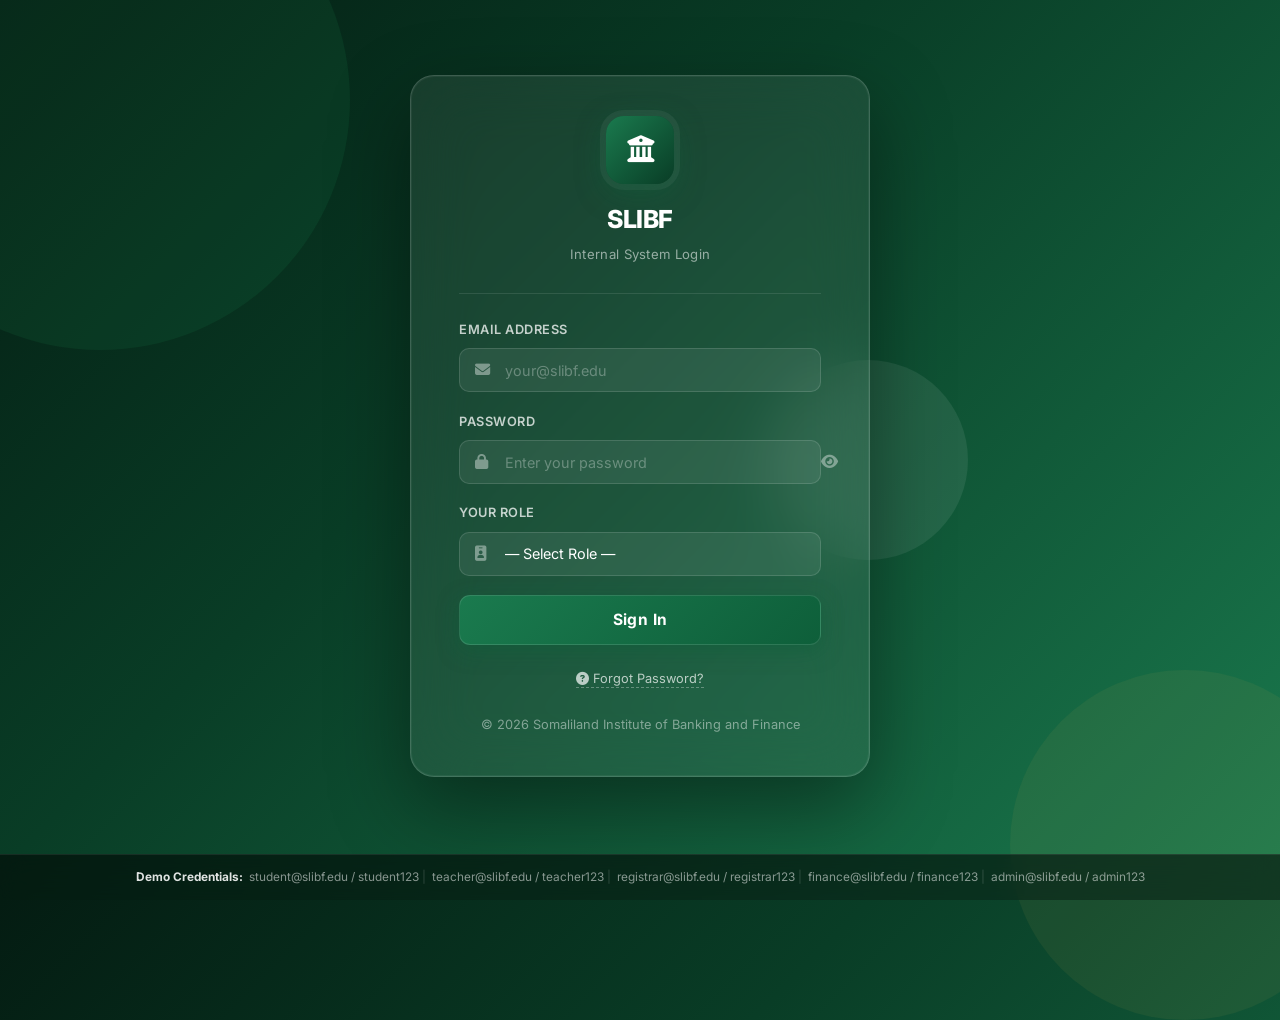
<file: system/finance.html>
<!DOCTYPE html>
<html lang="en">

<head>
    <meta charset="UTF-8">
    <meta name="viewport" content="width=device-width, initial-scale=1.0">
    <title>Finance Dashboard — SLIBF</title>
    <link rel="stylesheet" href="css/system.css">
    <link rel="stylesheet" href="https://cdnjs.cloudflare.com/ajax/libs/font-awesome/6.5.1/css/all.min.css">
</head>

<body class="page-fade">

    <div class="sys-layout">

        <!-- ═══ SIDEBAR ════════════════════════════════════ -->
        <aside class="sidebar">
            <div class="sidebar-header">
                <div class="sidebar-logo-box"><i class="fas fa-university"></i></div>
                <div class="sidebar-brand">
                    <h2>SLIBF</h2><span>Finance Office</span>
                </div>
            </div>
            <div class="sidebar-user">
                <div class="sidebar-avatar"><i class="fas fa-user-shield"></i></div>
                <div class="sidebar-user-info">
                    <h4 id="sidebar-name">Finance</h4>
                    <span>Finance Officer</span>
                </div>
            </div>
            <nav class="sidebar-nav">
                <span class="nav-section-label">Main</span>
                <ul>
                    <li><a href="#" class="active" data-panel="panel-dashboard"><i
                                class="fas fa-th-large"></i><span>Dashboard</span></a></li>
                    <li><a href="#" data-panel="panel-payments"><i class="fas fa-money-bill-wave"></i><span>Student
                                Payments</span></a></li>
                    <li><a href="#" data-panel="panel-reports"><i class="fas fa-chart-bar"></i><span>Reports</span></a>
                    </li>
                </ul>
            </nav>
            <div class="sidebar-bottom">
                <button class="btn-logout" onclick="Auth.logout()"><i
                        class="fas fa-sign-out-alt"></i><span>Logout</span></button>
            </div>
        </aside>

        <!-- ═══ MAIN CONTENT ════════════════════════════════ -->
        <div class="main-content">
            <div class="topbar">
                <div class="topbar-left">
                    <button class="hamburger-btn" id="hamburger-btn"><i class="fas fa-bars"></i></button>
                    <div>
                        <div class="topbar-title" id="topbar-title">Finance Dashboard</div>
                        <div class="topbar-subtitle" id="topbar-date"></div>
                    </div>
                </div>
                <div class="topbar-right">
                    <span class="topbar-time" id="live-time"></span>
                    <button class="btn btn-outline btn-sm" onclick="exportReport()"><i class="fas fa-download"></i>
                        Export</button>
                    <div class="topbar-btn" onclick="Auth.logout()"><i class="fas fa-sign-out-alt"></i></div>
                </div>
            </div>

            <div class="page-content">

                <!-- ═══ PANEL: DASHBOARD ════════════════════ -->
                <div class="panel active" id="panel-dashboard">
                    <div class="page-header">
                        <h2>Finance Overview</h2>
                        <p>Financial summary and payment status for Academic Year 2025–2026.</p>
                    </div>

                    <div class="stats-grid">
                        <div class="stat-card blue">
                            <div class="stat-icon blue"><i class="fas fa-users"></i></div>
                            <div class="stat-value" id="cnt-students" data-count="5">0</div>
                            <div class="stat-label">Total Students</div>
                            <div class="stat-trend"><i class="fas fa-arrow-up"></i> All enrolled</div>
                        </div>
                        <div class="stat-card gold">
                            <div class="stat-icon gold"><i class="fas fa-file-invoice-dollar"></i></div>
                            <div class="stat-value" id="cnt-total-fee">$0</div>
                            <div class="stat-label">Total Fees Assessed</div>
                        </div>
                        <div class="stat-card green">
                            <div class="stat-icon green"><i class="fas fa-check-double"></i></div>
                            <div class="stat-value" id="cnt-collected">$0</div>
                            <div class="stat-label">Total Collected</div>
                            <div class="stat-trend" id="pct-collected" style="color:var(--success);"></div>
                        </div>
                        <div class="stat-card red">
                            <div class="stat-icon red"><i class="fas fa-exclamation-triangle"></i></div>
                            <div class="stat-value" id="cnt-outstanding">$0</div>
                            <div class="stat-label">Outstanding Balance</div>
                        </div>
                    </div>

                    <!-- Mini Bar Chart -->
                    <div class="chart-wrap" style="margin-top:1.5rem;">
                        <h3><i class="fas fa-chart-bar" style="margin-right:0.5rem;color:var(--primary);"></i>Payment
                            Overview by Student</h3>
                        <div class="bar-chart" id="bar-chart-main"></div>
                        <div
                            style="display:flex;gap:1.5rem;margin-top:1rem;font-size:0.8rem;font-weight:600;color:var(--text-muted);">
                            <span><span
                                    style="display:inline-block;width:12px;height:12px;background:var(--primary);border-radius:3px;margin-right:5px;"></span>Paid</span>
                            <span><span
                                    style="display:inline-block;width:12px;height:12px;background:var(--danger);border-radius:3px;margin-right:5px;"></span>Remaining</span>
                        </div>
                    </div>

                    <!-- Quick Pay Table (last 3) -->
                    <div class="table-card" style="margin-top:1.5rem;">
                        <div class="table-head">
                            <h3>Recent Payments</h3>
                            <button class="btn btn-outline btn-sm" onclick="switchPanel('panel-payments')">All Payments
                                <i class="fas fa-arrow-right"></i></button>
                        </div>
                        <table class="data-table">
                            <thead>
                                <tr>
                                    <th>Student</th>
                                    <th>Program</th>
                                    <th>Paid</th>
                                    <th>Balance</th>
                                    <th>Status</th>
                                </tr>
                            </thead>
                            <tbody id="recent-pay-tbody"></tbody>
                        </table>
                    </div>
                </div>

                <!-- ═══ PANEL: PAYMENTS ══════════════════════ -->
                <div class="panel" id="panel-payments">
                    <div class="page-header">
                        <h2>Student Payments</h2>
                        <p>Record, update and track individual student payments.</p>
                    </div>
                    <div class="table-card">
                        <div class="table-head">
                            <h3>Payment Records</h3>
                            <div class="table-search">
                                <div class="search-input">
                                    <i class="fas fa-search"></i>
                                    <input type="text" id="pay-search" placeholder="Search students…">
                                </div>
                                <select class="filter-select" id="pay-filter">
                                    <option value="">All</option>
                                    <option value="paid">Fully Paid</option>
                                    <option value="partial">Partial</option>
                                    <option value="unpaid">Unpaid</option>
                                </select>
                            </div>
                        </div>
                        <table class="data-table">
                            <thead>
                                <tr>
                                    <th>ID</th>
                                    <th>Name</th>
                                    <th>Program</th>
                                    <th>Total Fee</th>
                                    <th>Paid</th>
                                    <th>Remaining</th>
                                    <th>Status</th>
                                    <th>Action</th>
                                </tr>
                            </thead>
                            <tbody id="pay-tbody"></tbody>
                        </table>
                    </div>
                </div>

                <!-- ═══ PANEL: REPORTS ═══════════════════════ -->
                <div class="panel" id="panel-reports">
                    <div class="page-header">
                        <h2>Financial Reports</h2>
                        <p>Summary statistics for finance management and audits.</p>
                    </div>

                    <div class="stats-grid" style="margin-bottom:2rem;">
                        <div class="stat-card green">
                            <div class="stat-icon green"><i class="fas fa-user-check"></i></div>
                            <div class="stat-value" id="rep-paid-count">0</div>
                            <div class="stat-label">Fully Paid Students</div>
                        </div>
                        <div class="stat-card red">
                            <div class="stat-icon red"><i class="fas fa-user-times"></i></div>
                            <div class="stat-value" id="rep-unpaid-count">0</div>
                            <div class="stat-label">Students with Balance</div>
                        </div>
                        <div class="stat-card gold">
                            <div class="stat-icon gold"><i class="fas fa-hand-holding-usd"></i></div>
                            <div class="stat-value" id="rep-collected">—</div>
                            <div class="stat-label">Total Collected</div>
                        </div>
                        <div class="stat-card blue">
                            <div class="stat-icon blue"><i class="fas fa-percent"></i></div>
                            <div class="stat-value" id="rep-collection-rate">0%</div>
                            <div class="stat-label">Collection Rate</div>
                        </div>
                    </div>

                    <!-- Detailed Bar Chart -->
                    <div class="chart-wrap">
                        <h3><i class="fas fa-chart-bar" style="margin-right:0.5rem;color:var(--primary);"></i>Fee
                            Collection by Program</h3>
                        <div class="bar-chart" id="bar-chart-prog" style="height:220px;margin-top:1.5rem;"></div>
                    </div>

                    <div class="table-card" style="margin-top:1.5rem;">
                        <div class="table-head">
                            <h3>Full Payment Register</h3>
                        </div>
                        <table class="data-table">
                            <thead>
                                <tr>
                                    <th>ID</th>
                                    <th>Name</th>
                                    <th>Program</th>
                                    <th>Total Fee</th>
                                    <th>Paid</th>
                                    <th>Remaining</th>
                                    <th>Rate</th>
                                </tr>
                            </thead>
                            <tbody id="report-tbody"></tbody>
                        </table>
                    </div>
                </div>

            </div><!-- /page-content -->
        </div><!-- /main-content -->
    </div><!-- /sys-layout -->

    <!-- ═══ MODAL: Add Payment ══════════════════════════ -->
    <div class="modal-overlay" id="pay-modal">
        <div class="modal">
            <div class="modal-header">
                <h3>Record Payment</h3>
                <button class="modal-close"><i class="fas fa-times"></i></button>
            </div>
            <div class="modal-body">
                <div id="pay-modal-student"
                    style="background:var(--primary-light);border-radius:10px;padding:1rem 1.2rem;margin-bottom:1.5rem;font-weight:600;color:var(--primary);">
                </div>
                <form class="sys-form" id="pay-form">
                    <input type="hidden" id="pay-stu-id">
                    <div class="form-row">
                        <div class="form-group">
                            <label>Total Fee</label>
                            <input type="text" id="pay-total-display" readonly style="background:var(--surface);">
                        </div>
                        <div class="form-group">
                            <label>Previously Paid</label>
                            <input type="text" id="pay-prev-display" readonly style="background:var(--surface);">
                        </div>
                    </div>
                    <div class="form-group">
                        <label>Amount to Add (USD) *</label>
                        <input type="number" id="pay-amount" min="1" placeholder="Enter payment amount" required
                            oninput="recalcBalance()">
                    </div>
                    <div
                        style="background:var(--surface);border-radius:9px;padding:1rem 1.2rem;display:flex;justify-content:space-between;align-items:center;">
                        <span style="font-size:0.85rem;font-weight:600;color:var(--text-sub);">New Remaining
                            Balance:</span>
                        <span style="font-size:1.2rem;font-weight:800;color:var(--danger);"
                            id="pay-new-balance">—</span>
                    </div>
                </form>
            </div>
            <div class="modal-footer">
                <button class="btn btn-outline modal-close">Cancel</button>
                <button class="btn btn-primary" onclick="submitPayment()"><i class="fas fa-check"></i> Confirm
                    Payment</button>
            </div>
        </div>
    </div>

    <div id="sys-toast" class="toast"></div>

    <script src="js/system.js"></script>
    <script>
        // ──────────────────────────────────────────────
        //  INIT
        // ──────────────────────────────────────────────
        (function () {
            const session = Auth.requireRole('finance');
            if (!session) return;

            document.getElementById('sidebar-name').textContent = session.name.split(' ').slice(0, 2).join(' ');
            document.getElementById('topbar-date').textContent = new Date().toLocaleDateString('en-US', { weekday: 'long', month: 'long', day: 'numeric', year: 'numeric' });

            initLiveTime();
            initSidebar();
            initModals();
            renderAll();
        })();

        // ──────────────────────────────────────────────
        //  DERIVED DATA
        // ──────────────────────────────────────────────
        function totalFee() { return DB.students.reduce((s, x) => s + x.fee, 0); }
        function totalPaid() { return DB.students.reduce((s, x) => s + x.paid, 0); }
        function totalOutstanding() { return totalFee() - totalPaid(); }

        function payStatus(s) {
            if (s.paid >= s.fee) return 'paid';
            if (s.paid > 0 && s.paid < s.fee) return 'partial';
            return 'unpaid';
        }

        function payBadge(s) {
            const st = payStatus(s);
            if (st === 'paid') return statusBadge('Approved');
            if (st === 'partial') return `<span class="badge badge-warning">Partial</span>`;
            return statusBadge('Rejected'); // Red for unpaid
        }

        // ──────────────────────────────────────────────
        //  RENDER
        // ──────────────────────────────────────────────
        function renderAll() {
            renderSummaryCards();
            renderBarChart();
            renderRecentPays();
            renderPayTable();
            renderReports();
            attachPayFilters();
        }

        function renderSummaryCards() {
            const fee = totalFee();
            const paid = totalPaid();
            const out = totalOutstanding();
            const pct = fee > 0 ? Math.round((paid / fee) * 100) : 0;

            document.getElementById('cnt-students').textContent = DB.students.length;
            document.getElementById('cnt-total-fee').textContent = formatCurrency(fee);
            document.getElementById('cnt-collected').textContent = formatCurrency(paid);
            document.getElementById('cnt-outstanding').textContent = formatCurrency(out);
            document.getElementById('pct-collected').innerHTML = `<i class="fas fa-chart-pie"></i> ${pct}% collection rate`;
        }

        function renderBarChart() {
            const el = document.getElementById('bar-chart-main');
            if (!el) return;
            const maxVal = Math.max(...DB.students.map(s => s.fee));
            el.innerHTML = DB.students.map(s => {
                const paidH = Math.round((s.paid / maxVal) * 160);
                const remH = Math.round(((s.fee - s.paid) / maxVal) * 160);
                const first = s.name.split(' ')[0];
                return `
            <div class="bar-col" style="position:relative;">
                <div style="display:flex;flex-direction:column;align-items:center;gap:2px;height:170px;justify-content:flex-end;">
                    <div class="bar-fill green" style="width:28px;height:${paidH}px;" title="Paid: ${formatCurrency(s.paid)}"></div>
                    <div class="bar-fill red"   style="width:28px;height:${remH}px;opacity:0.6;" title="Remaining: ${formatCurrency(s.fee - s.paid)}"></div>
                </div>
                <div class="bar-label" style="margin-top:8px;max-width:60px;overflow:hidden;text-overflow:ellipsis;white-space:nowrap;">${first}</div>
            </div>
        `;
            }).join('');
        }

        function renderRecentPays() {
            const tbody = document.getElementById('recent-pay-tbody');
            if (!tbody) return;
            tbody.innerHTML = DB.students.slice(0, 3).map(s => `
        <tr>
            <td><strong>${s.name}</strong></td>
            <td>${s.program}</td>
            <td style="color:var(--success);font-weight:700;">${formatCurrency(s.paid)}</td>
            <td style="color:${s.fee - s.paid > 0 ? 'var(--danger)' : 'var(--success)'};font-weight:700;">${formatCurrency(s.fee - s.paid)}</td>
            <td>${payBadge(s)}</td>
        </tr>
    `).join('');
        }

        function renderPayTable(filter = '') {
            const tbody = document.getElementById('pay-tbody');
            if (!tbody) return;
            let stus = DB.students;
            if (filter) stus = stus.filter(s => payStatus(s) === filter);
            tbody.innerHTML = stus.map(s => {
                const rem = s.fee - s.paid;
                return `
            <tr id="pay-row-${s.id}">
                <td><span class="badge badge-gray">${s.id}</span></td>
                <td><strong>${s.name}</strong></td>
                <td>${s.program}</td>
                <td style="font-weight:700;">${formatCurrency(s.fee)}</td>
                <td style="color:var(--success);font-weight:700;">${formatCurrency(s.paid)}</td>
                <td style="color:${rem > 0 ? 'var(--danger)' : 'var(--success)'};font-weight:700;">${formatCurrency(rem)}</td>
                <td>${payBadge(s)}</td>
                <td>
                    <button class="btn btn-primary btn-sm" onclick="openPayModal('${s.id}')">
                        <i class="fas fa-plus"></i> Add Payment
                    </button>
                </td>
            </tr>
        `;
            }).join('') || '<tr><td colspan="8" style="text-align:center;padding:2rem;color:var(--text-muted);">No records match.</td></tr>';
        }

        function renderReports() {
            const fully = DB.students.filter(s => s.paid >= s.fee).length;
            const withBal = DB.students.filter(s => s.paid < s.fee).length;
            const paid = totalPaid();
            const fee = totalFee();
            const rate = fee > 0 ? Math.round((paid / fee) * 100) : 0;

            document.getElementById('rep-paid-count').textContent = fully;
            document.getElementById('rep-unpaid-count').textContent = withBal;
            document.getElementById('rep-collected').textContent = formatCurrency(paid);
            document.getElementById('rep-collection-rate').textContent = rate + '%';

            // Program chart
            const progChart = document.getElementById('bar-chart-prog');
            if (progChart) {
                const programs = {};
                DB.students.forEach(s => {
                    const k = s.program.split(' ').slice(0, 3).join(' ');
                    if (!programs[k]) programs[k] = { fee: 0, paid: 0 };
                    programs[k].fee += s.fee;
                    programs[k].paid += s.paid;
                });
                const maxVal = Math.max(...Object.values(programs).map(p => p.fee));
                progChart.innerHTML = Object.entries(programs).map(([prog, data]) => {
                    const paidH = Math.max(4, Math.round((data.paid / maxVal) * 200));
                    const remH = Math.max(0, Math.round(((data.fee - data.paid) / maxVal) * 200));
                    return `
                <div class="bar-col">
                    <div style="display:flex;flex-direction:column;align-items:center;gap:3px;height:210px;justify-content:flex-end;">
                        <div class="bar-fill green" style="width:36px;height:${paidH}px;" title="${formatCurrency(data.paid)}"></div>
                        <div class="bar-fill red"   style="width:36px;height:${remH}px;opacity:0.7;" title="${formatCurrency(data.fee - data.paid)}"></div>
                    </div>
                    <div class="bar-label" style="margin-top:8px;max-width:80px;text-align:center;">${prog}…</div>
                </div>
            `;
                }).join('');
            }

            // Report table
            const reportTbody = document.getElementById('report-tbody');
            if (reportTbody) {
                reportTbody.innerHTML = DB.students.map(s => {
                    const rem = s.fee - s.paid;
                    const rate = Math.round((s.paid / s.fee) * 100);
                    return `
                <tr>
                    <td>${s.id}</td>
                    <td><strong>${s.name}</strong></td>
                    <td>${s.program}</td>
                    <td>${formatCurrency(s.fee)}</td>
                    <td style="color:var(--success);font-weight:700;">${formatCurrency(s.paid)}</td>
                    <td style="color:${rem > 0 ? 'var(--danger)' : 'var(--success)'};font-weight:700;">${formatCurrency(rem)}</td>
                    <td>
                        <div style="background:var(--border);border-radius:99px;height:8px;width:100px;overflow:hidden;">
                            <div style="width:${rate}%;height:100%;background:var(--primary);border-radius:99px;"></div>
                        </div>
                        <span style="font-size:0.78rem;color:var(--text-muted);font-weight:600;">${rate}%</span>
                    </td>
                </tr>
            `;
                }).join('');
            }
        }

        // ──────────────────────────────────────────────
        //  PAYMENT MODAL
        // ──────────────────────────────────────────────
        let payTarget = null;

        window.openPayModal = function (id) {
            payTarget = DB.students.find(s => s.id === id);
            if (!payTarget) return;
            document.getElementById('pay-modal-student').innerHTML = `
        <i class="fas fa-user-graduate" style="margin-right:0.5rem;"></i>
        ${payTarget.name} &nbsp;|&nbsp; ${payTarget.program}
    `;
            document.getElementById('pay-stu-id').value = id;
            document.getElementById('pay-total-display').value = formatCurrency(payTarget.fee);
            document.getElementById('pay-prev-display').value = formatCurrency(payTarget.paid);
            document.getElementById('pay-amount').value = '';
            document.getElementById('pay-new-balance').textContent = formatCurrency(payTarget.fee - payTarget.paid);
            openModal('pay-modal');
        };

        window.recalcBalance = function () {
            if (!payTarget) return;
            const amt = parseFloat(document.getElementById('pay-amount').value) || 0;
            const newBal = Math.max(0, payTarget.fee - payTarget.paid - amt);
            const el = document.getElementById('pay-new-balance');
            el.textContent = formatCurrency(newBal);
            el.style.color = newBal > 0 ? 'var(--danger)' : 'var(--success)';
        };

        window.submitPayment = function () {
            // TODO: POST /api/payments
            const amt = parseFloat(document.getElementById('pay-amount').value);
            if (!amt || amt <= 0) { showToast('Enter a valid payment amount.', 'warning'); return; }

            const maxAdd = payTarget.fee - payTarget.paid;
            if (amt > maxAdd) { showToast(`Max payable is ${formatCurrency(maxAdd)}.`, 'warning'); return; }

            payTarget.paid += amt;
            closeModal('pay-modal');
            renderAll();
            showToast(`Payment of ${formatCurrency(amt)} recorded for ${payTarget.name.split(' ')[0]}.`, 'success');
        };

        // ──────────────────────────────────────────────
        //  FILTERS
        // ──────────────────────────────────────────────
        function attachPayFilters() {
            document.getElementById('pay-search')?.addEventListener('input', e => {
                const q = e.target.value.toLowerCase();
                document.querySelectorAll('#pay-tbody tr').forEach(tr => {
                    tr.style.display = tr.textContent.toLowerCase().includes(q) ? '' : 'none';
                });
            });
            document.getElementById('pay-filter')?.addEventListener('change', e => {
                renderPayTable(e.target.value);
            });
        }

        // ──────────────────────────────────────────────
        //  EXPORT (Placeholder)
        // ──────────────────────────────────────────────
        window.exportReport = function () {
            showToast('Report export feature — API integration TODO', 'warning');
            // TODO: GET /api/reports/export
        };
    </script>
</body>

</html>
</file>
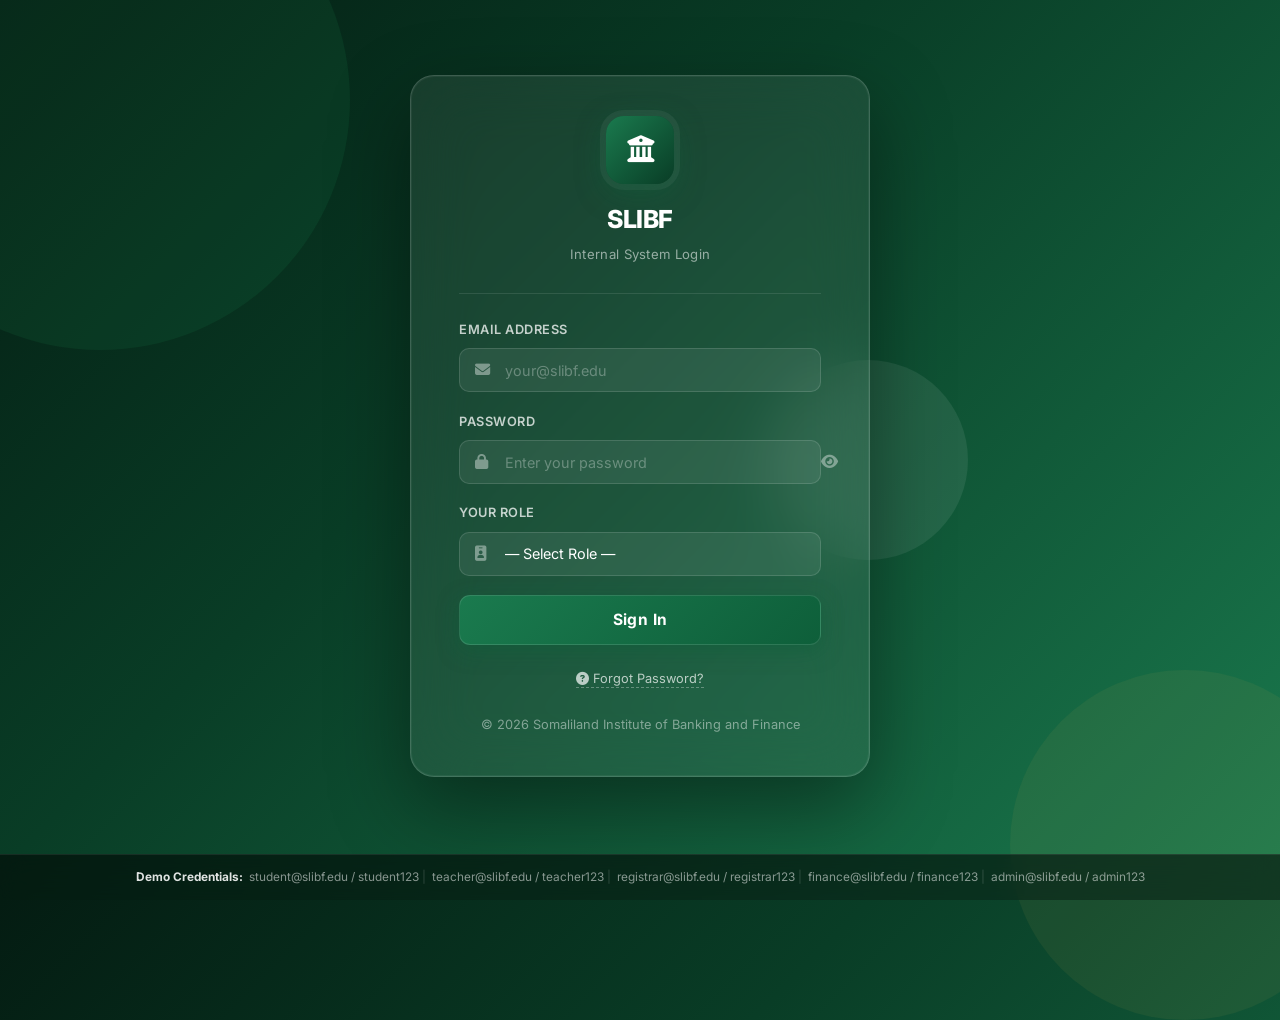
<file: system/login.html>
<!DOCTYPE html>
<html lang="en">

<head>
    <meta charset="UTF-8">
    <meta name="viewport" content="width=device-width, initial-scale=1.0">
    <title>SLIBF Internal System — Login</title>
    <meta name="description" content="Secure internal portal for SLIBF staff and students.">
    <link rel="stylesheet" href="css/system.css">
    <link rel="stylesheet" href="https://cdnjs.cloudflare.com/ajax/libs/font-awesome/6.5.1/css/all.min.css">
</head>

<body class="login-body">

    <!-- Animated BG Shapes -->
    <div class="login-bg-shape"></div>
    <div class="login-bg-shape"></div>
    <div class="login-bg-shape"></div>

    <!-- Login Card -->
    <div class="login-card">
        <div class="login-logo">
            <div class="logo-badge"><i class="fas fa-university"></i></div>
            <h1>SLIBF</h1>
            <p>Internal System Login</p>
        </div>

        <div class="login-divider"></div>

        <!-- Error Box -->
        <div class="error-box" id="error-box">
            <i class="fas fa-exclamation-circle"></i>
            <span id="error-msg">Invalid credentials. Please try again.</span>
        </div>

        <form class="login-form" id="loginForm" novalidate>
            <div class="form-group">
                <label>Email Address</label>
                <div class="input-wrap">
                    <i class="fas fa-envelope"></i>
                    <input type="email" id="email" placeholder="your@slibf.edu" autocomplete="email" required>
                </div>
                <small class="field-error" id="email-err"
                    style="color:#ff8a7a;font-size:0.78rem;margin-top:0.3rem;display:none;"></small>
            </div>

            <div class="form-group">
                <label>Password</label>
                <div class="input-wrap">
                    <i class="fas fa-lock"></i>
                    <input type="password" id="password" placeholder="Enter your password"
                        autocomplete="current-password" required>
                    <button type="button" id="toggle-pw"
                        style="position:absolute;right:1rem;top:50%;transform:translateY(-50%);background:none;border:none;color:rgba(255,255,255,0.45);cursor:pointer;font-size:0.9rem;">
                        <i class="fas fa-eye" id="pw-eye"></i>
                    </button>
                </div>
                <small class="field-error" id="pw-err"
                    style="color:#ff8a7a;font-size:0.78rem;margin-top:0.3rem;display:none;"></small>
            </div>

            <div class="form-group">
                <label>Your Role</label>
                <div class="input-wrap">
                    <i class="fas fa-id-badge"></i>
                    <select id="role" required>
                        <option value="">— Select Role —</option>
                        <option value="student">Student</option>
                        <option value="teacher">Teacher</option>
                        <option value="registrar">Registrar</option>
                        <option value="finance">Finance Officer</option>
                        <option value="admin">System Admin</option>
                    </select>
                </div>
            </div>

            <button type="submit" class="btn-login" id="login-btn">
                <span id="btn-text">Sign In</span>
                <div class="spinner" id="spinner"></div>
            </button>
        </form>

        <div class="login-footer">
            <a href="#" onclick="alert('Please contact your system administrator to reset your password.')">
                <i class="fas fa-question-circle"></i> Forgot Password?
            </a>
            <br><br>
            <span>&copy; 2026 Somaliland Institute of Banking and Finance</span>
        </div>
    </div>

    <!-- Demo Credentials Hint -->
    <div
        style="position:fixed;bottom:0;left:0;right:0;background:rgba(0,0,0,0.55);backdrop-filter:blur(12px);border-top:1px solid rgba(255,255,255,0.08);padding:0.7rem 1.5rem;color:rgba(255,255,255,0.65);font-size:0.74rem;text-align:center;z-index:20;line-height:1.9;">
        <strong style="color:rgba(255,255,255,0.88);">Demo Credentials:</strong>&nbsp;
        <span style="opacity:0.8;">student@slibf.edu / student123</span>&nbsp;<span style="opacity:0.25;">|</span>&nbsp;
        <span style="opacity:0.8;">teacher@slibf.edu / teacher123</span>&nbsp;<span style="opacity:0.25;">|</span>&nbsp;
        <span style="opacity:0.8;">registrar@slibf.edu / registrar123</span>&nbsp;<span
            style="opacity:0.25;">|</span>&nbsp;
        <span style="opacity:0.8;">finance@slibf.edu / finance123</span>&nbsp;<span style="opacity:0.25;">|</span>&nbsp;
        <span style="opacity:0.8;">admin@slibf.edu / admin123</span>
    </div>

    <script src="js/system.js"></script>
    <script>
        // Toggle password visibility
        document.getElementById('toggle-pw').addEventListener('click', () => {
            const pw = document.getElementById('password');
            const eye = document.getElementById('pw-eye');
            if (pw.type === 'password') { pw.type = 'text'; eye.className = 'fas fa-eye-slash'; }
            else { pw.type = 'password'; eye.className = 'fas fa-eye'; }
        });

        document.getElementById('loginForm').addEventListener('submit', async (e) => {
            e.preventDefault();
            const email = document.getElementById('email').value.trim();
            const password = document.getElementById('password').value;
            const role = document.getElementById('role').value;
            const errorBox = document.getElementById('error-box');
            const spinner = document.getElementById('spinner');
            const btnText = document.getElementById('btn-text');

            // Clear errors
            errorBox.classList.remove('show');
            document.querySelectorAll('.field-error').forEach(el => el.style.display = 'none');

            // Validate
            let valid = true;
            if (!email || !/^[^@\s]+@[^@\s]+\.[^@\s]+$/.test(email)) {
                document.getElementById('email-err').textContent = 'Enter a valid email address.';
                document.getElementById('email-err').style.display = 'block';
                valid = false;
            }
            if (!password || password.length < 6) {
                document.getElementById('pw-err').textContent = 'Password must be at least 6 characters.';
                document.getElementById('pw-err').style.display = 'block';
                valid = false;
            }
            if (!role) {
                document.getElementById('error-msg').textContent = 'Please select your role.';
                errorBox.classList.add('show');
                valid = false;
            }
            if (!valid) return;

            // Simulate loading
            spinner.classList.add('show');
            btnText.textContent = 'Signing in...';
            document.getElementById('login-btn').disabled = true;

            await new Promise(r => setTimeout(r, 900)); // Simulated network delay
            // TODO: Replace with: await fetch('/api/auth/login', { method:'POST', ... })

            const session = Auth.login(email, password, role);

            spinner.classList.remove('show');
            document.getElementById('login-btn').disabled = false;

            if (session) {
                btnText.textContent = '✓ Success!';
                document.getElementById('login-btn').style.background = '#1a7a4e';
                setTimeout(() => {
                    const routes = {
                        student: 'student.html',
                        teacher: 'teacher.html',
                        registrar: 'registrar.html',
                        finance: 'finance.html',
                        admin: 'admin.html',
                    };
                    window.location.href = routes[role] || 'login.html';
                }, 600);
            } else {
                btnText.textContent = 'Sign In';
                document.getElementById('error-msg').textContent = 'Invalid email, password, or role. Please try again.';
                errorBox.classList.add('show');
            }
        });
    </script>
</body>

</html>
</file>
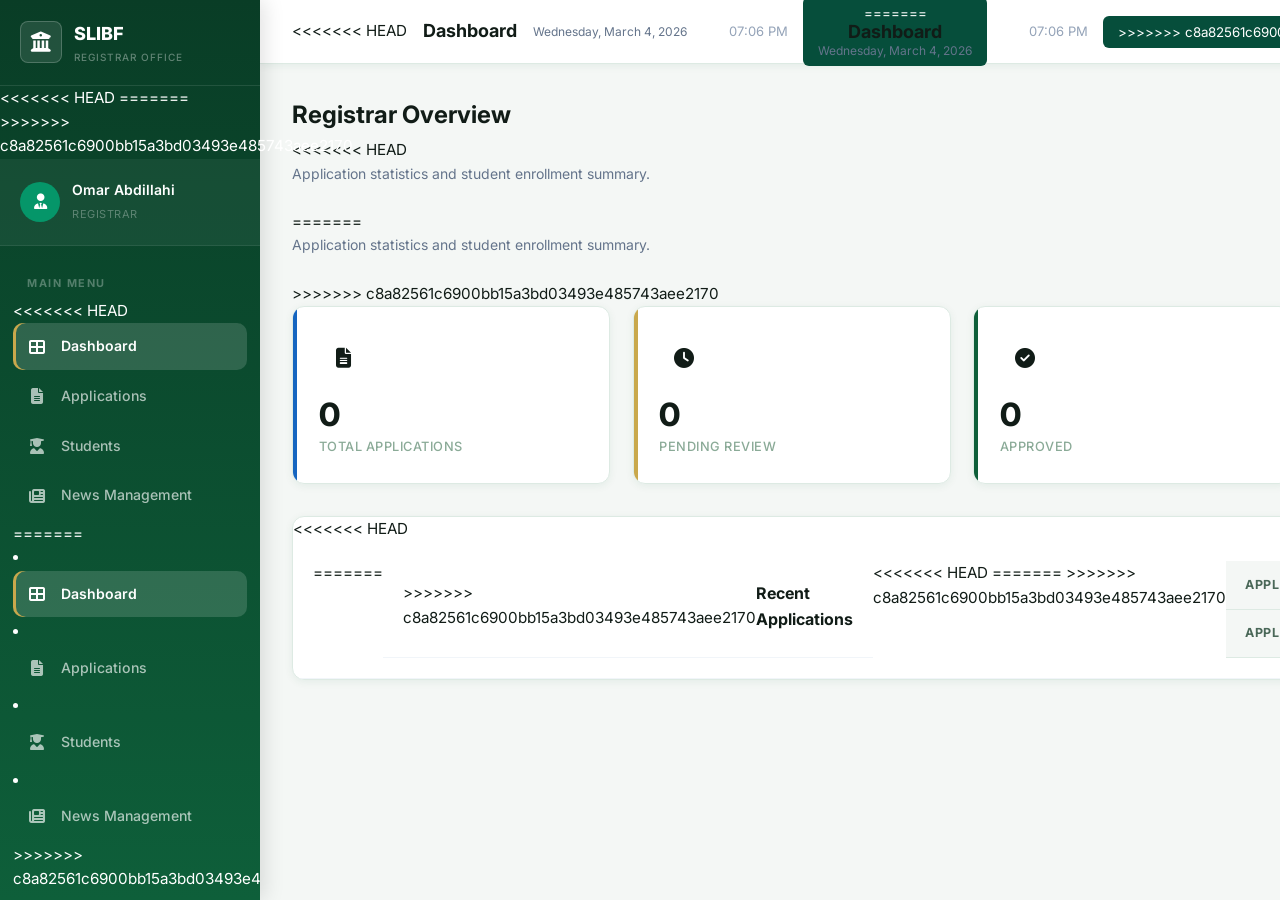
<file: system/registrar.html>
<!DOCTYPE html>
<html lang="en">
<head>
    <meta charset="UTF-8">
    <meta name="viewport" content="width=device-width, initial-scale=1.0">
    <title>Registrar Management — SLIBF</title>
    <link rel="stylesheet" href="css/system.css">
    <link rel="stylesheet" href="https://cdnjs.cloudflare.com/ajax/libs/font-awesome/6.5.1/css/all.min.css">
    <style>
        /* Layout Setup */
<<<<<<< HEAD
        body {
            margin: 0;
            padding: 0;
            background: #f8fafc;
            font-family: 'Inter', sans-serif;
            overflow-x: hidden;
        }

=======
        body { 
            margin: 0; 
            padding: 0; 
            background: #f8fafc; 
            font-family: 'Inter', sans-serif;
            overflow-x: hidden;
        }
        
>>>>>>> c8a82561c6900bb15a3bd03493e485743aee2170
        .sys-layout {
            display: flex;
        }

        /* Sidebar: Fixed Position */
        .sidebar {
            width: 260px;
            height: 100vh;
<<<<<<< HEAD
            background: #064e3b;
            /* Midabka cagaarka ah */
            color: white;
            display: flex;
            flex-direction: column;
            position: fixed;
            /* Tani waxay ka dhigaysaa in uusan marnaba dhaqaaqin */
=======
            background: #064e3b; /* Midabka cagaarka ah */
            color: white;
            display: flex;
            flex-direction: column;
            position: fixed; /* Tani waxay ka dhigaysaa in uusan marnaba dhaqaaqin */
>>>>>>> c8a82561c6900bb15a3bd03493e485743aee2170
            top: 0;
            left: 0;
            z-index: 1000;
        }

        .sidebar-header {
            padding: 20px;
            display: flex;
            align-items: center;
            gap: 12px;
<<<<<<< HEAD
            border-bottom: 1px solid rgba(255, 255, 255, 0.1);
        }

        .sidebar-logo-box {
            background: rgba(255, 255, 255, 0.1);
=======
            border-bottom: 1px solid rgba(255,255,255,0.1);
        }

        .sidebar-logo-box {
            background: rgba(255,255,255,0.1);
>>>>>>> c8a82561c6900bb15a3bd03493e485743aee2170
            padding: 8px;
            border-radius: 8px;
            font-size: 20px;
        }

        .sidebar-user {
            padding: 20px;
            display: flex;
            align-items: center;
            gap: 12px;
<<<<<<< HEAD
            background: rgba(0, 0, 0, 0.1);
=======
            background: rgba(0,0,0,0.1);
>>>>>>> c8a82561c6900bb15a3bd03493e485743aee2170
        }

        .sidebar-avatar {
            width: 40px;
            height: 40px;
            background: #059669;
            border-radius: 50%;
            display: flex;
            align-items: center;
            justify-content: center;
        }

<<<<<<< HEAD
        .sidebar-nav {
=======
        .sidebar-nav { 
>>>>>>> c8a82561c6900bb15a3bd03493e485743aee2170
            flex: 1;
            padding: 10px 0;
        }

<<<<<<< HEAD
        .sidebar-nav ul {
            list-style: none;
            padding: 0;
            margin: 0;
        }

=======
        .sidebar-nav ul { list-style: none; padding: 0; margin: 0; }
        
>>>>>>> c8a82561c6900bb15a3bd03493e485743aee2170
        .nav-link {
            display: flex;
            align-items: center;
            padding: 12px 20px;
<<<<<<< HEAD
            color: rgba(255, 255, 255, 0.7);
=======
            color: rgba(255,255,255,0.7);
>>>>>>> c8a82561c6900bb15a3bd03493e485743aee2170
            text-decoration: none;
            transition: 0.3s;
            gap: 12px;
        }

<<<<<<< HEAD
        .nav-link:hover,
        .nav-link.active {
            background: rgba(255, 255, 255, 0.1);
            color: white;
        }

        .nav-section-label {
            font-size: 10px;
            letter-spacing: 1px;
            color: rgba(255, 255, 255, 0.4);
            padding: 20px 20px 10px;
            display: block;
            font-weight: 700;
=======
        .nav-link:hover, .nav-link.active {
            background: rgba(255,255,255,0.1);
            color: white;
        }

        .nav-section-label { 
            font-size: 10px; 
            letter-spacing: 1px; 
            color: rgba(255,255,255,0.4); 
            padding: 20px 20px 10px; 
            display: block; 
            font-weight: 700; 
>>>>>>> c8a82561c6900bb15a3bd03493e485743aee2170
            text-transform: uppercase;
        }

        /* Main Content: Offset for Fixed Sidebar */
        .main-content {
            flex: 1;
<<<<<<< HEAD
            margin-left: 260px;
            /* Waxay la mid tahay width-ka sidebar-ka */
=======
            margin-left: 260px; /* Waxay la mid tahay width-ka sidebar-ka */
>>>>>>> c8a82561c6900bb15a3bd03493e485743aee2170
            min-height: 100vh;
            display: flex;
            flex-direction: column;
        }

        /* Topbar styling */
        .topbar {
            height: 70px;
            background: white;
            display: flex;
            align-items: center;
            justify-content: space-between;
            padding: 0 30px;
            border-bottom: 1px solid #e2e8f0;
            position: sticky;
            top: 0;
            z-index: 999;
        }

<<<<<<< HEAD
        .page-content {
            padding: 30px;
        }

        /* Dashboard Stat Cards */
        .stats-grid {
            display: grid;
            grid-template-columns: repeat(4, 1fr);
            gap: 20px;
            margin-bottom: 30px;
        }

        .stat-card {
            background: #fff;
            padding: 25px;
            border-radius: 12px;
            box-shadow: 0 4px 6px -1px rgba(0, 0, 0, 0.1);
            border-left: 4px solid #ddd;
        }

        .stat-card.blue {
            border-left-color: #3b82f6;
        }

        .stat-card.gold {
            border-left-color: #eab308;
        }

        .stat-card.green {
            border-left-color: #22c55e;
        }

        .stat-card.red {
            border-left-color: #ef4444;
        }

        .stat-icon {
            width: 40px;
            height: 40px;
            border-radius: 8px;
            display: flex;
            align-items: center;
            justify-content: center;
            font-size: 16px;
            margin-bottom: 10px;
        }

        .blue .stat-icon {
            background: #eff6ff;
            color: #3b82f6;
        }

        .gold .stat-icon {
            background: #fef9c3;
            color: #ca8a04;
        }

        .green .stat-icon {
            background: #f0fdf4;
            color: #16a34a;
        }

        .red .stat-icon {
            background: #fef2f2;
            color: #dc2626;
        }

        .stat-value {
            font-size: 32px;
            font-weight: 800;
            color: #1e293b;
        }

        .stat-label {
            font-size: 12px;
            color: #64748b;
            font-weight: 600;
            text-transform: uppercase;
        }

        /* Status Pills */
        .status-pill {
            padding: 4px 10px;
            border-radius: 20px;
            font-size: 11px;
            font-weight: 600;
            display: inline-flex;
            align-items: center;
            gap: 6px;
        }

        .status-pill.pending {
            background: #fff7ed;
            color: #c2410c;
        }

        .status-pill.approved {
            background: #f0fdf4;
            color: #15803d;
        }

        .status-pill.rejected {
            background: #fef2f2;
            color: #b91c1c;
        }

        /* Panels Logic */
        .panel {
            display: none;
        }

        .panel.active {
            display: block;
        }

        .table-card {
            background: white;
            border-radius: 12px;
            box-shadow: 0 4px 6px -1px rgba(0, 0, 0, 0.1);
            overflow: hidden;
        }

        .data-table {
            width: 100%;
            border-collapse: collapse;
            text-align: left;
        }

        .data-table th {
            background: #f8fafc;
            padding: 15px 20px;
            font-size: 12px;
            color: #64748b;
            text-transform: uppercase;
        }

        .data-table td {
            padding: 15px 20px;
            border-top: 1px solid #f1f5f9;
            font-size: 14px;
        }

        .btn-action {
            width: 32px;
            height: 32px;
            border-radius: 6px;
            border: none;
            cursor: pointer;
            display: flex;
            align-items: center;
            justify-content: center;
        }

        .btn-approve {
            background: #22c55e;
            color: white;
        }

        .btn-reject {
            background: #ef4444;
            color: white;
        }

        .btn-delete {
            background: #ef4444;
            color: white;
        }

        .btn-reset {
            background: #f59e0b;
            color: white;
        }

        .btn-edit {
            background: #3b82f6;
            color: white;
        }

        /* Edit Modal */
        .edit-modal-overlay {
            display: none;
            position: fixed;
            inset: 0;
            background: rgba(0, 0, 0, 0.45);
            z-index: 2000;
            align-items: center;
            justify-content: center;
        }

        .edit-modal-overlay.open {
            display: flex;
        }

        .edit-modal {
            background: white;
            border-radius: 14px;
            padding: 2rem;
            width: 100%;
            max-width: 480px;
            box-shadow: 0 20px 60px rgba(0, 0, 0, 0.2);
        }

        .edit-modal h3 {
            margin: 0 0 1.5rem;
            font-size: 18px;
            color: #1e293b;
            display: flex;
            align-items: center;
            gap: 10px;
        }

        .edit-modal label {
            display: block;
            font-size: 12px;
            font-weight: 700;
            color: #64748b;
            text-transform: uppercase;
            margin-bottom: 5px;
        }

        .edit-modal input,
        .edit-modal select {
            width: 100%;
            padding: 0.75rem;
            border: 1px solid #e2e8f0;
            border-radius: 8px;
            font-size: 14px;
            font-family: inherit;
            box-sizing: border-box;
            margin-bottom: 1.1rem;
            transition: border 0.2s;
        }

        .edit-modal input:focus,
        .edit-modal select:focus {
            outline: none;
            border-color: #3b82f6;
        }

        .edit-modal-footer {
            display: flex;
            justify-content: flex-end;
            gap: 10px;
            margin-top: 0.5rem;
        }

        .btn-modal-cancel {
            padding: 0.65rem 1.3rem;
            border: 1px solid #e2e8f0;
            border-radius: 8px;
            background: white;
            cursor: pointer;
            font-size: 14px;
            color: #64748b;
        }

        .btn-modal-save {
            padding: 0.65rem 1.3rem;
            border: none;
            border-radius: 8px;
            background: #064e3b;
            color: white;
            cursor: pointer;
            font-size: 14px;
            font-weight: 700;
        }

        .btn-modal-save:hover {
            background: #043d2e;
        }
=======
        .page-content { padding: 30px; }

        /* Dashboard Stat Cards */
        .stats-grid { display: grid; grid-template-columns: repeat(4, 1fr); gap: 20px; margin-bottom: 30px; }
        .stat-card { 
            background: #fff; 
            padding: 25px; 
            border-radius: 12px; 
            box-shadow: 0 4px 6px -1px rgba(0,0,0,0.1); 
            border-left: 4px solid #ddd;
        }
        .stat-card.blue { border-left-color: #3b82f6; }
        .stat-card.gold { border-left-color: #eab308; }
        .stat-card.green { border-left-color: #22c55e; }
        .stat-card.red { border-left-color: #ef4444; }

        .stat-icon { 
            width: 40px; height: 40px; border-radius: 8px; 
            display: flex; align-items: center; justify-content: center; 
            font-size: 16px; margin-bottom: 10px;
        }
        .blue .stat-icon { background: #eff6ff; color: #3b82f6; }
        .gold .stat-icon { background: #fef9c3; color: #ca8a04; }
        .green .stat-icon { background: #f0fdf4; color: #16a34a; }
        .red .stat-icon { background: #fef2f2; color: #dc2626; }

        .stat-value { font-size: 32px; font-weight: 800; color: #1e293b; }
        .stat-label { font-size: 12px; color: #64748b; font-weight: 600; text-transform: uppercase; }

        /* Status Pills */
        .status-pill { padding: 4px 10px; border-radius: 20px; font-size: 11px; font-weight: 600; display: inline-flex; align-items: center; gap: 6px; }
        .status-pill.pending { background: #fff7ed; color: #c2410c; }
        .status-pill.approved { background: #f0fdf4; color: #15803d; }
        .status-pill.rejected { background: #fef2f2; color: #b91c1c; }

        /* Panels Logic */
        .panel { display: none; }
        .panel.active { display: block; }
        
        .table-card { background: white; border-radius: 12px; box-shadow: 0 4px 6px -1px rgba(0,0,0,0.1); overflow: hidden; }
        .data-table { width: 100%; border-collapse: collapse; text-align: left; }
        .data-table th { background: #f8fafc; padding: 15px 20px; font-size: 12px; color: #64748b; text-transform: uppercase; }
        .data-table td { padding: 15px 20px; border-top: 1px solid #f1f5f9; font-size: 14px; }

        .btn-action { width: 32px; height: 32px; border-radius: 6px; border: none; cursor: pointer; display: flex; align-items: center; justify-content: center; }
        .btn-approve { background: #22c55e; color: white; }
        .btn-reject { background: #ef4444; color: white; }
>>>>>>> c8a82561c6900bb15a3bd03493e485743aee2170
    </style>
</head>

<body>

    <div class="sys-layout">
        <aside class="sidebar">
            <div class="sidebar-header">
                <div class="sidebar-logo-box"><i class="fas fa-university"></i></div>
                <div class="sidebar-brand">
                    <h2 style="margin:0; font-size: 18px;">SLIBF</h2>
                    <span style="font-size: 10px; opacity: 0.7;">REGISTRAR OFFICE</span>
                </div>
            </div>
<<<<<<< HEAD

=======
            
>>>>>>> c8a82561c6900bb15a3bd03493e485743aee2170
            <div class="sidebar-user">
                <div class="sidebar-avatar"><i class="fas fa-user-tie"></i></div>
                <div class="sidebar-user-info">
                    <h4 style="margin:0; font-size: 14px;">Omar Abdillahi</h4>
                    <span style="font-size: 11px; opacity: 0.6;">REGISTRAR</span>
                </div>
            </div>

            <nav class="sidebar-nav">
                <span class="nav-section-label">MAIN MENU</span>
                <ul>
<<<<<<< HEAD
                    <li><a href="#" class="nav-link active" onclick="showPanel('panel-dashboard', this)"><i
                                class="fas fa-th-large"></i><span>Dashboard</span></a></li>
                    <li><a href="#" class="nav-link" onclick="showPanel('panel-applications', this)"><i
                                class="fas fa-file-alt"></i><span>Applications</span></a></li>
                    <li><a href="#" class="nav-link" onclick="showPanel('panel-students', this)"><i
                                class="fas fa-user-graduate"></i><span>Students</span></a></li>
                    <li><a href="#" class="nav-link"><i class="fas fa-newspaper"></i><span>News Management</span></a>
                    </li>
                </ul>


=======
                    <li><a href="#" class="nav-link active" onclick="showPanel('panel-dashboard', this)"><i class="fas fa-th-large"></i><span>Dashboard</span></a></li>
                    <li><a href="#" class="nav-link" onclick="showPanel('panel-applications', this)"><i class="fas fa-file-alt"></i><span>Applications</span></a></li>
                    <li><a href="#" class="nav-link" onclick="showPanel('panel-students', this)"><i class="fas fa-user-graduate"></i><span>Students</span></a></li>
                    <li><a href="#" class="nav-link"><i class="fas fa-newspaper"></i><span>News Management</span></a></li>
                </ul>
                
                
>>>>>>> c8a82561c6900bb15a3bd03493e485743aee2170
            </nav>
        </aside>

        <div class="main-content">
            <div class="topbar">
                <div class="topbar-left">
<<<<<<< HEAD
                    <div class="topbar-title" id="topbar-title" style="font-weight: 700; font-size: 18px;">Dashboard
                    </div>
                    <div class="topbar-subtitle" id="topbar-date" style="font-size: 12px; color: #64748b;">Wednesday,
                        March 4, 2026</div>
                </div>
                <div class="topbar-right" style="display: flex; align-items: center; gap: 15px;">
                    <div style="color: #94a3b8; font-size: 13px;">07:06 PM</div>
                    <button
                        style="background: #064e3b; color: white; border: none; padding: 8px 15px; border-radius: 6px; cursor: pointer;">
=======
                    <div class="topbar-title" id="topbar-title" style="font-weight: 700; font-size: 18px;">Dashboard</div>
                    <div class="topbar-subtitle" id="topbar-date" style="font-size: 12px; color: #64748b;">Wednesday, March 4, 2026</div>
                </div>
                <div class="topbar-right" style="display: flex; align-items: center; gap: 15px;">
                    <div style="color: #94a3b8; font-size: 13px;">07:06 PM</div>
                    <button style="background: #064e3b; color: white; border: none; padding: 8px 15px; border-radius: 6px; cursor: pointer;">
>>>>>>> c8a82561c6900bb15a3bd03493e485743aee2170
                        <i class="fas fa-plus"></i> New Application
                    </button>
                </div>
            </div>

            <div class="page-content">
                <div class="panel active" id="panel-dashboard">
                    <h2 style="margin-bottom: 4px; font-size: 24px;">Registrar Overview</h2>
<<<<<<< HEAD
                    <p style="color: #64748b; font-size: 14px; margin-bottom: 25px;">Application statistics and student
                        enrollment summary.</p>
=======
                    <p style="color: #64748b; font-size: 14px; margin-bottom: 25px;">Application statistics and student enrollment summary.</p>
>>>>>>> c8a82561c6900bb15a3bd03493e485743aee2170

                    <div class="stats-grid">
                        <div class="stat-card blue">
                            <div class="stat-icon"><i class="fas fa-file-alt"></i></div>
                            <div class="stat-value" id="cnt-total">0</div>
                            <div class="stat-label">Total Applications</div>
                        </div>
                        <div class="stat-card gold">
                            <div class="stat-icon"><i class="fas fa-clock"></i></div>
                            <div class="stat-value" id="cnt-pending">0</div>
                            <div class="stat-label">Pending Review</div>
                        </div>
                        <div class="stat-card green">
                            <div class="stat-icon"><i class="fas fa-check-circle"></i></div>
                            <div class="stat-value" id="cnt-approved">0</div>
                            <div class="stat-label">Approved</div>
                        </div>
                        <div class="stat-card red">
                            <div class="stat-icon"><i class="fas fa-times-circle"></i></div>
                            <div class="stat-value" id="cnt-rejected">0</div>
                            <div class="stat-label">Rejected</div>
                        </div>
                    </div>

                    <div class="table-card">
<<<<<<< HEAD
                        <div
                            style="padding: 20px; border-bottom: 1px solid #f1f5f9; display: flex; justify-content: space-between;">
=======
                        <div style="padding: 20px; border-bottom: 1px solid #f1f5f9; display: flex; justify-content: space-between;">
>>>>>>> c8a82561c6900bb15a3bd03493e485743aee2170
                            <h3 style="margin:0; font-size: 16px;">Recent Applications</h3>
                        </div>
                        <table class="data-table">
                            <thead>
<<<<<<< HEAD
                                <tr>
                                    <th>APPLICANT</th>
                                    <th>PROGRAM</th>
                                    <th>DATE</th>
                                    <th>STATUS</th>
                                </tr>
=======
                                <tr><th>APPLICANT</th><th>PROGRAM</th><th>DATE</th><th>STATUS</th></tr>
>>>>>>> c8a82561c6900bb15a3bd03493e485743aee2170
                            </thead>
                            <tbody id="recent-apps-body"></tbody>
                        </table>
                    </div>
                </div>

                <div class="panel" id="panel-applications">
                    <h2 style="margin-bottom: 4px; font-size: 24px;">Applications Review</h2>
                    <div class="table-card">
                        <table class="data-table">
                            <thead>
<<<<<<< HEAD
                                <tr>
                                    <th>ID</th>
                                    <th>NAME</th>
                                    <th>PROGRAM</th>
                                    <th>STATUS</th>
                                    <th>ACTIONS</th>
                                </tr>
=======
                                <tr><th>ID</th><th>NAME</th><th>PROGRAM</th><th>STATUS</th><th>ACTIONS</th></tr>
>>>>>>> c8a82561c6900bb15a3bd03493e485743aee2170
                            </thead>
                            <tbody id="main-app-tbody"></tbody>
                        </table>
                    </div>
                </div>

                <div class="panel" id="panel-students">
<<<<<<< HEAD
                    <div style="display:flex; justify-content:space-between; align-items:center; margin-bottom:20px;">
                        <h2 style="margin:0; font-size: 24px;">Registered Students</h2>
                        <button onclick="openAddStudentModal()"
                            style="background:#064e3b; color:white; border:none; padding:10px 18px; border-radius:8px; cursor:pointer; font-size:14px; font-weight:700; display:flex; align-items:center; gap:8px;">
                            <i class="fas fa-user-plus"></i> Add New Student
                        </button>
                    </div>
                    <div class="table-card">
                        <table class="data-table">
                            <thead>
                                <tr>
                                    <th>ID</th>
                                    <th>NAME</th>
                                    <th>EMAIL</th>
                                    <th>PROGRAM</th>
                                    <th>ACTIONS</th>
                                </tr>
=======
                    <h2 style="margin-bottom: 4px; font-size: 24px;">Registered Students</h2>
                    <div class="table-card">
                        <table class="data-table">
                            <thead>
                                <tr><th>ID</th><th>NAME</th><th>EMAIL</th><th>PROGRAM</th></tr>
>>>>>>> c8a82561c6900bb15a3bd03493e485743aee2170
                            </thead>
                            <tbody id="student-list-tbody"></tbody>
                        </table>
                    </div>
                </div>

            </div>
        </div>
    </div>

<<<<<<< HEAD
    <!-- Edit Student Modal -->
    <div class="edit-modal-overlay" id="edit-modal">
        <div class="edit-modal">
            <h3><i class="fas fa-user-edit" style="color:#3b82f6"></i> Edit Student</h3>
            <input type="hidden" id="edit-student-id">
            <label>Full Name</label>
            <input type="text" id="edit-name" placeholder="Student full name">
            <label>Programme</label>
            <select id="edit-program">
                <option>Certified Islamic Banking Expert (CIBE)</option>
                <option>Certified Islamic Insurance Expert (CIIE)</option>
                <option>Certified Public Finance Expert (CPFE)</option>
                <option>Institute Foundation Program (IFP)</option>
            </select>
            <div class="edit-modal-footer">
                <button class="btn-modal-cancel" onclick="closeEditModal()">Cancel</button>
                <button class="btn-modal-save" onclick="saveStudentEdit()"><i class="fas fa-save"></i> Save
                    Changes</button>
            </div>
        </div>
    </div>

    <!-- Add New Student Modal -->
    <div class="edit-modal-overlay" id="add-student-modal">
        <div class="edit-modal">
            <h3><i class="fas fa-user-plus" style="color:#064e3b"></i> Add New Student</h3>
            <label>Full Name *</label>
            <input type="text" id="new-stu-name" placeholder="e.g. Mohamed Ahmed Ali">
            <label>Email Address *</label>
            <input type="email" id="new-stu-email" placeholder="e.g. student@slibf.edu">
            <label>Programme *</label>
            <select id="new-stu-program">
                <option>Certified Islamic Banking Expert (CIBE)</option>
                <option>Certified Islamic Insurance Expert (CIIE)</option>
                <option>Certified Public Finance Expert (CPFE)</option>
                <option>Institute Foundation Program (IFP)</option>
            </select>
            <label>Registration Date *</label>
            <input type="date" id="new-stu-date">
            <div class="edit-modal-footer">
                <button class="btn-modal-cancel" onclick="closeAddStudentModal()">Cancel</button>
                <button class="btn-modal-save" onclick="saveNewStudent()"><i class="fas fa-user-plus"></i> Add
                    Student</button>
            </div>
        </div>
    </div>

=======
>>>>>>> c8a82561c6900bb15a3bd03493e485743aee2170
    <script>
        let allApplications = [];

        function syncData() {
            const rawData = localStorage.getItem('slibf_apps');
            allApplications = rawData ? JSON.parse(rawData) : [
<<<<<<< HEAD
                { id: 'APP-101', name: 'Ahmed Ali', program: 'Islamic Banking', status: 'Pending', date: '2026-03-04' },
                { id: 'APP-102', name: 'Huda Jama', program: 'Islamic Finance', status: 'Approved', date: '2026-03-03' }
=======
                {id: 'APP-101', name: 'Ahmed Ali', program: 'Islamic Banking', status: 'Pending', date: '2026-03-04'},
                {id: 'APP-102', name: 'Huda Jama', program: 'Islamic Finance', status: 'Approved', date: '2026-03-03'}
>>>>>>> c8a82561c6900bb15a3bd03493e485743aee2170
            ];
            renderDashboard();
            renderApplications(allApplications);
            renderStudents();
            updateStats();
        }

        function updateStats() {
            document.getElementById('cnt-total').textContent = allApplications.length;
            document.getElementById('cnt-pending').textContent = allApplications.filter(a => a.status === 'Pending').length;
            document.getElementById('cnt-approved').textContent = allApplications.filter(a => a.status === 'Approved').length;
            document.getElementById('cnt-rejected').textContent = allApplications.filter(a => a.status === 'Rejected').length;
        }

        function renderDashboard() {
            const recentTbody = document.getElementById('recent-apps-body');
            const recentOnes = [...allApplications].reverse().slice(0, 5);
            recentTbody.innerHTML = recentOnes.map(app => `
                <tr>
                    <td><strong>${app.name}</strong></td>
                    <td>${app.program}</td>
                    <td>${app.date}</td>
                    <td><span class="status-pill ${app.status.toLowerCase()}">${app.status}</span></td>
                </tr>
            `).join('');
        }

        function renderApplications(data) {
            const tbody = document.getElementById('main-app-tbody');
            tbody.innerHTML = data.map(app => `
                <tr>
                    <td>${app.id}</td>
                    <td><strong>${app.name}</strong></td>
                    <td>${app.program}</td>
                    <td><span class="status-pill ${app.status.toLowerCase()}">${app.status}</span></td>
                    <td>
                        <div style="display:flex; gap:8px;">
                            ${app.status === 'Pending' ? `
                                <button class="btn-action btn-approve" onclick="processApp('${app.id}', 'Approved')"><i class="fas fa-check"></i></button>
                                <button class="btn-action btn-reject" onclick="processApp('${app.id}', 'Rejected')"><i class="fas fa-times"></i></button>
                            ` : '<i class="fas fa-lock" style="color:#cbd5e1"></i>'}
                        </div>
                    </td>
                </tr>
            `).join('');
        }

        function renderStudents() {
            const tbody = document.getElementById('student-list-tbody');
            const approvedOnes = allApplications.filter(a => a.status === 'Approved');
<<<<<<< HEAD
            tbody.innerHTML = approvedOnes.length ? approvedOnes.map(s => `
                <tr id="stu-row-${s.id}">
                    <td><strong>STU-${s.id.split('-')[1]}</strong></td>
                    <td>${s.name}</td>
                    <td>${s.name.toLowerCase().replace(/\s/g, '')}@slibf.edu</td>
                    <td>${s.program}</td>
                    <td>
                        <div style="display:flex; gap:8px;">
                            <button class="btn-action btn-edit" title="Edit Student" onclick="editStudent('${s.id}')">
                                <i class="fas fa-pen"></i>
                            </button>
                            <button class="btn-action btn-reset" title="Reset Password" onclick="resetPassword('${s.id}', '${s.name}')">
                                <i class="fas fa-key"></i>
                            </button>
                            <button class="btn-action btn-delete" title="Delete Student" onclick="deleteStudent('${s.id}', '${s.name}')">
                                <i class="fas fa-trash"></i>
                            </button>
                        </div>
                    </td>
                </tr>
            `).join('') : `<tr><td colspan="5" style="text-align:center;padding:2rem;color:#94a3b8;">No registered students yet.</td></tr>`;
        }

        window.deleteStudent = function (id, name) {
            if (!confirm('Are you sure you want to delete student: ' + name + '?\nThis will remove their application record.')) return;
            allApplications = allApplications.filter(a => a.id !== id);
            localStorage.setItem('slibf_apps', JSON.stringify(allApplications));
            syncData();
        };

        window.resetPassword = function (id, name) {
            const newPass = 'SLIBF@' + Math.floor(1000 + Math.random() * 9000);
            alert('Password reset for: ' + name + '\n\nNew Temporary Password: ' + newPass + '\n\nPlease share this securely with the student.');
        };

        window.editStudent = function (id) {
            const student = allApplications.find(a => a.id === id);
            if (!student) return;
            document.getElementById('edit-student-id').value = id;
            document.getElementById('edit-name').value = student.name;
            const progSelect = document.getElementById('edit-program');
            // Pre-select matching option, or default to first
            for (let i = 0; i < progSelect.options.length; i++) {
                if (progSelect.options[i].value === student.program) {
                    progSelect.selectedIndex = i;
                    break;
                }
            }
            document.getElementById('edit-modal').classList.add('open');
        };

        window.saveStudentEdit = function () {
            const id = document.getElementById('edit-student-id').value;
            const newName = document.getElementById('edit-name').value.trim();
            const newProg = document.getElementById('edit-program').value;
            if (!newName) { alert('Name cannot be empty.'); return; }
            allApplications = allApplications.map(a => {
                if (a.id === id) { a.name = newName; a.program = newProg; }
                return a;
            });
            localStorage.setItem('slibf_apps', JSON.stringify(allApplications));
            closeEditModal();
            syncData();
        };

        window.closeEditModal = function () {
            document.getElementById('edit-modal').classList.remove('open');
        };

        window.openAddStudentModal = function () {
            // Set today as default date
            document.getElementById('new-stu-date').value = new Date().toISOString().split('T')[0];
            document.getElementById('new-stu-name').value = '';
            document.getElementById('new-stu-email').value = '';
            document.getElementById('add-student-modal').classList.add('open');
        };

        window.closeAddStudentModal = function () {
            document.getElementById('add-student-modal').classList.remove('open');
        };

        window.saveNewStudent = function () {
            const name = document.getElementById('new-stu-name').value.trim();
            const email = document.getElementById('new-stu-email').value.trim();
            const prog = document.getElementById('new-stu-program').value;
            const date = document.getElementById('new-stu-date').value;
            if (!name || !email || !date) { alert('Please fill in all required fields.'); return; }
            const newRecord = {
                id: 'APP-' + Math.floor(1000 + Math.random() * 9000),
                name: name,
                email: email,
                program: prog,
                date: date,
                status: 'Approved'
            };
            allApplications.push(newRecord);
            localStorage.setItem('slibf_apps', JSON.stringify(allApplications));
            closeAddStudentModal();
            syncData();
        };

        // Close modals when clicking the dark overlay
        document.addEventListener('click', function (e) {
            if (e.target.id === 'edit-modal') closeEditModal();
            if (e.target.id === 'add-student-modal') closeAddStudentModal();
        });

        window.processApp = function (id, newStatus) {
=======
            tbody.innerHTML = approvedOnes.map(s => `
                <tr>
                    <td>STU-${s.id.split('-')[1]}</td>
                    <td><strong>${s.name}</strong></td>
                    <td>${s.name.toLowerCase().replace(/\s/g, '')}@gmail.com</td>
                    <td>${s.program}</td>
                </tr>
            `).join('');
        }

        window.processApp = function(id, newStatus) {
>>>>>>> c8a82561c6900bb15a3bd03493e485743aee2170
            allApplications = allApplications.map(app => {
                if (app.id === id) app.status = newStatus;
                return app;
            });
            localStorage.setItem('slibf_apps', JSON.stringify(allApplications));
            syncData();
        };

        function showPanel(id, link) {
            document.querySelectorAll('.panel').forEach(p => p.classList.remove('active'));
            document.querySelectorAll('.nav-link').forEach(l => l.classList.remove('active'));
            document.getElementById(id).classList.add('active');
            link.classList.add('active');
<<<<<<< HEAD

            const titles = { 'panel-dashboard': 'Dashboard', 'panel-applications': 'Applications', 'panel-students': 'Registered Students' };
            document.getElementById('topbar-title').textContent = titles[id];
        }

        function handleLogout() { if (confirm("Are you sure?")) window.location.reload(); }
=======
            
            const titles = {'panel-dashboard': 'Dashboard', 'panel-applications': 'Applications', 'panel-students': 'Registered Students'};
            document.getElementById('topbar-title').textContent = titles[id];
        }

        function handleLogout() { if(confirm("Are you sure?")) window.location.reload(); }
>>>>>>> c8a82561c6900bb15a3bd03493e485743aee2170
        window.onload = syncData;
    </script>
</body>
</html>
</file>
<file: css/style.css>
/* 
  SLIBF - Main Style Sheet
  Design: Premium Institutional · Executive Level
  Primary Color: #0B6E4F
*/

:root {
    --primary-color: #0B6E4F;
    --primary-dark: #064a35;
    --secondary-color: #ffffff;
    --accent-color: #e8f5e9;
    --text-main: #1a1a1a;
    --text-muted: #555;
    --bg-light: #ffffff;
    --glass-bg: rgba(255, 255, 255, 0.1);
    --glass-border: rgba(255, 255, 255, 0.2);
    --transition: all 0.4s cubic-bezier(0.4, 0, 0.2, 1);
}

* {
    margin: 0;
    padding: 0;
    box-sizing: border-box;
}

html {
    scroll-behavior: smooth;
}

body {
    font-family: 'Inter', -apple-system, BlinkMacSystemFont, 'Segoe UI', Roboto, sans-serif;
    color: var(--text-main);
    background-color: var(--bg-light);
    line-height: 1.6;
    overflow-x: hidden;
}

/* ======================================
   LAYOUT
   ====================================== */
.container {
    max-width: 1200px;
    margin: 0 auto;
    padding: 0 2rem;
}

section {
    padding: 6rem 0;
}

h1,
h2,
h3,
h4 {
    font-weight: 700;
    line-height: 1.2;
}

/* ======================================
   UTILITY TOP BAR (Fixed)
   ====================================== */
.top-bar {
    position: fixed;
    top: 0;
    width: 100%;
    z-index: 1001;
    background-color: #041c14;
    color: rgba(255, 255, 255, 0.8);
    padding: 0.55rem 0;
    font-size: 0.82rem;
    transition: transform 0.4s ease;
}

.top-bar-container {
    display: flex;
    justify-content: space-between;
    align-items: center;
}

.top-bar-info {
    display: flex;
    gap: 2rem;
}

.top-bar-info span {
    display: flex;
    align-items: center;
    gap: 0.4rem;
}

.top-bar-social {
    display: flex;
    gap: 1rem;
}

.top-bar-social a {
    color: rgba(255, 255, 255, 0.6);
    text-decoration: none;
    font-weight: 600;
    transition: var(--transition);
}

.top-bar-social a:hover {
    color: #fff;
}

/* ======================================
   NAVBAR (Fixed, below top-bar)
   ====================================== */
nav {
    position: fixed;
    top: 36px;
    width: 100%;
    z-index: 1000;
    padding: 1rem 0;
    background: transparent;
    transition: all 0.5s cubic-bezier(0.4, 0, 0.2, 1);
}

nav.scrolled {
    top: 0;
    background: rgba(255, 255, 255, 0.98);
    backdrop-filter: blur(20px);
    -webkit-backdrop-filter: blur(20px);
    padding: 0.7rem 0;
    box-shadow: 0 4px 30px rgba(0, 0, 0, 0.06);
}

.nav-container {
    display: flex;
    justify-content: space-between;
    align-items: center;
}

.logo {
    font-size: 1.7rem;
    font-weight: 900;
    color: #ffffff;
    text-decoration: none;
    letter-spacing: -0.5px;
    transition: var(--transition);
    flex-shrink: 0;
    display: flex;
    align-items: center;
    gap: 0.6rem;
}

.logo img {
    height: 40px;
    width: auto;
    border-radius: 6px;
    object-fit: contain;
}

nav.scrolled .logo {
    color: var(--primary-color);
}

/* Nav Links */
.nav-links {
    display: flex;
    list-style: none;
    gap: 2rem;
    align-items: center;
}

.nav-links>li>a {
    text-decoration: none;
    color: rgba(255, 255, 255, 0.85);
    font-weight: 600;
    font-size: 0.85rem;
    text-transform: uppercase;
    letter-spacing: 0.3px;
    padding: 0.6rem 0;
    transition: var(--transition);
    position: relative;
    white-space: nowrap;
}

.nav-links>li>a::after {
    content: '';
    position: absolute;
    width: 0;
    height: 2px;
    bottom: 0;
    left: 0;
    background-color: #fff;
    transition: var(--transition);
}

.nav-links>li>a:hover::after,
.nav-links>li.active>a::after {
    width: 100%;
}

nav.scrolled .nav-links>li>a {
    color: var(--text-main);
}

nav.scrolled .nav-links>li>a::after {
    background-color: var(--primary-color);
}

.nav-links>li>a:hover,
.nav-links>li.active>a {
    color: #fff;
}

nav.scrolled .nav-links>li>a:hover,
nav.scrolled .nav-links>li.active>a {
    color: var(--primary-color);
}

/* Dropdown Logic */
.dropdown {
    position: relative;
}

.dropdown-menu {
    position: absolute;
    top: calc(100% + 10px);
    left: -10px;
    background: #fff;
    min-width: 260px;
    box-shadow: 0 20px 60px rgba(0, 0, 0, 0.12);
    border-radius: 10px;
    padding: 0.8rem 0;
    opacity: 0;
    visibility: hidden;
    transform: translateY(10px);
    transition: all 0.3s cubic-bezier(0.4, 0, 0.2, 1);
    list-style: none;
    border-top: 3px solid var(--primary-color);
    z-index: 999;
}

.dropdown:hover .dropdown-menu {
    opacity: 1;
    visibility: visible;
    transform: translateY(0);
}

.dropdown-menu li a {
    padding: 0.75rem 1.5rem;
    display: block;
    color: var(--text-muted) !important;
    font-size: 0.85rem;
    text-transform: none !important;
    font-weight: 500;
    letter-spacing: 0 !important;
    text-decoration: none;
    transition: var(--transition);
}

.dropdown-menu li a::after {
    display: none !important;
}

.dropdown-menu li a:hover {
    background: var(--accent-color);
    color: var(--primary-color) !important;
    padding-left: 2rem;
}

/* Login Button in Nav */
.btn-login {
    background-color: rgba(255, 255, 255, 0.12) !important;
    color: #fff !important;
    padding: 0.65rem 1.4rem !important;
    border-radius: 6px;
    font-weight: 600 !important;
    border: 1px solid rgba(255, 255, 255, 0.3) !important;
    transition: var(--transition);
    text-transform: uppercase !important;
    letter-spacing: 0.5px !important;
    backdrop-filter: blur(5px);
}

.btn-login:hover {
    background-color: rgba(255, 255, 255, 0.25) !important;
    border-color: rgba(255, 255, 255, 0.5) !important;
}

.btn-login i {
    margin-right: 0.4rem;
}

nav.scrolled .btn-login {
    background-color: transparent !important;
    color: var(--primary-color) !important;
    border: 1px solid var(--primary-color) !important;
}

nav.scrolled .btn-login:hover {
    background-color: var(--primary-color) !important;
    color: #fff !important;
}

.btn-login::after {
    display: none !important;
}

/* Apply Now CTA Button in Nav */
.btn-apply {
    background-color: var(--primary-color) !important;
    color: #fff !important;
    padding: 0.7rem 1.8rem !important;
    border-radius: 6px;
    font-weight: 700 !important;
    box-shadow: 0 8px 20px rgba(11, 110, 79, 0.25);
    transition: var(--transition);
    border: none;
    text-transform: uppercase !important;
    letter-spacing: 0.5px !important;
}

.btn-apply:hover {
    transform: translateY(-2px);
    box-shadow: 0 12px 30px rgba(11, 110, 79, 0.45);
    background-color: #0d835e !important;
}

.btn-apply::after {
    display: none !important;
}

/* ======================================
   MOBILE MENU
   ====================================== */
.hamburger {
    display: none;
    cursor: pointer;
    flex-direction: column;
    gap: 5px;
}

.hamburger span {
    display: block;
    width: 28px;
    height: 3px;
    background-color: #fff;
    border-radius: 3px;
    transition: var(--transition);
}

nav.scrolled .hamburger span {
    background-color: var(--primary-color);
}

/* ======================================
   HERO SECTION (Modern Dynamic)
   ====================================== */
.hero-modern {
    position: relative;
    min-height: 100vh;
    display: flex;
    align-items: center;
    overflow: hidden;
    background: #041c14;
    padding-top: 80px;
    /* Space for nav */
}

.hero-bg-layer {
    position: absolute;
    inset: 0;
    opacity: 0.25;
}

.hero-modern::before {
    content: '';
    position: absolute;
    inset: 0;
    background: linear-gradient(135deg, rgba(4, 28, 20, 0.98) 0%, rgba(11, 110, 79, 0.7) 100%);
    z-index: 1;
}

.hero-modern-grid {
    position: relative;
    z-index: 2;
    display: grid;
    grid-template-columns: 1fr 1fr;
    gap: 4rem;
    align-items: center;
}

.hero-content {
    color: #fff;
    animation: fadeUp 1s ease forwards;
}

.hero-badge {
    display: inline-flex;
    align-items: center;
    gap: 0.6rem;
    background: rgba(255, 255, 255, 0.1);
    backdrop-filter: blur(10px);
    border: 1px solid rgba(255, 255, 255, 0.2);
    padding: 0.5rem 1.2rem;
    border-radius: 50px;
    font-size: 0.85rem;
    font-weight: 600;
    margin-bottom: 2rem;
    color: var(--accent-color);
}

.hero-badge span {
    background: var(--primary-color);
    padding: 2px 8px;
    border-radius: 20px;
    font-size: 0.7rem;
    color: #fff;
}

.hero-content h1 {
    font-size: 4.8rem;
    font-weight: 900;
    line-height: 1.05;
    margin-bottom: 1.5rem;
    letter-spacing: -2px;
}

.hero-content h1 span {
    background: linear-gradient(90deg, #4ade80, #facc15);
    -webkit-background-clip: text;
    background-clip: text;
    -webkit-text-fill-color: transparent;
}

.hero-content p {
    font-size: 1.2rem;
    color: rgba(255, 255, 255, 0.85);
    margin-bottom: 2.5rem;
    line-height: 1.7;
    max-width: 500px;
}

.hero-actions {
    display: flex;
    gap: 1.5rem;
    align-items: center;
}

.btn-pulse {
    position: relative;
    display: inline-flex;
    align-items: center;
    background: var(--primary-color);
    color: #fff;
    padding: 1.2rem 2.5rem;
    border-radius: 12px;
    font-weight: 700;
    text-decoration: none;
    transition: all 0.3s;
    overflow: hidden;
}

.btn-pulse:hover {
    transform: translateY(-3px);
    box-shadow: 0 15px 30px rgba(11, 110, 79, 0.4);
    background: #0d835e;
    color: #fff;
}

.btn-outline-play {
    display: inline-flex;
    align-items: center;
    gap: 0.8rem;
    color: #fff;
    text-decoration: none;
    font-weight: 600;
    transition: var(--transition);
}

.btn-outline-play .play-icon {
    width: 50px;
    height: 50px;
    border-radius: 50%;
    border: 2px solid rgba(255, 255, 255, 0.4);
    display: flex;
    align-items: center;
    justify-content: center;
    transition: var(--transition);
}

.btn-outline-play:hover {
    color: #4ade80;
}

.btn-outline-play:hover .play-icon {
    border-color: #4ade80;
    box-shadow: 0 0 20px rgba(74, 222, 128, 0.4);
}

.hero-visual {
    position: relative;
    height: 600px;
    display: flex;
    justify-content: center;
    align-items: center;
}

.hero-visual .circle-bg {
    position: absolute;
    width: 480px;
    height: 480px;
    border-radius: 50%;
    background: radial-gradient(circle, rgba(11, 110, 79, 0.45) 0%, transparent 70%);
    animation: breathe 6s infinite alternate;
}

.hero-img-box {
    width: 100%;
    height: 100%;
    border-radius: 30px;
    overflow: hidden;
    position: relative;
    z-index: 2;
    border: 1px solid rgba(255, 255, 255, 0.1);
    box-shadow: 0 40px 100px rgba(0, 0, 0, 0.5);
}

.hero-img-box img {
    width: 100%;
    height: 100%;
    object-fit: cover;
    opacity: 0.8;
}

.hero-img-overlay {
    position: absolute;
    inset: 0;
    background: linear-gradient(0deg, rgba(4, 28, 20, 0.9) 0%, transparent 100%);
}

.glass-card-float {
    position: absolute;
    background: rgba(255, 255, 255, 0.1);
    backdrop-filter: blur(20px);
    border: 1px solid rgba(255, 255, 255, 0.2);
    border-radius: 20px;
    padding: 1.5rem;
    color: #fff;
    display: flex;
    align-items: center;
    gap: 1.2rem;
    box-shadow: 0 20px 40px rgba(0, 0, 0, 0.3);
    animation: float 4s infinite ease-in-out alternate;
    z-index: 5;
}

.g-card-icon {
    width: 50px;
    height: 50px;
    border-radius: 12px;
    display: flex;
    align-items: center;
    justify-content: center;
    font-size: 1.5rem;
}

.glass-card-float.card-1 {
    top: 10%;
    right: -5%;
    animation-delay: 0s;
}

.glass-card-float.card-2 {
    bottom: 12%;
    left: -5%;
    animation-delay: -2s;
}

.glass-card-float.card-3 {
    top: 50%;
    right: -12%;
    transform: translateY(-50%);
    animation-delay: -1s;
}

.stat-box h4 {
    font-size: 1.8rem;
    font-weight: 800;
    color: #fff;
    line-height: 1;
    margin-bottom: 0.2rem;
}

.stat-box p {
    font-size: 0.85rem;
    color: rgba(255, 255, 255, 0.8);
    margin: 0;
    white-space: nowrap;
}

@keyframes float {
    0% {
        transform: translateY(0px);
    }

    100% {
        transform: translateY(-15px);
    }
}

@keyframes fadeUp {
    from {
        opacity: 0;
        transform: translateY(30px);
    }

    to {
        opacity: 1;
        transform: translateY(0);
    }
}

@keyframes breathe {
    from {
        transform: scale(1);
        opacity: 0.5;
    }

    to {
        transform: scale(1.1);
        opacity: 1;
    }
}

@media(max-width: 992px) {
    .hero-modern {
        padding-bottom: 4rem;
    }

    .hero-modern-grid {
        grid-template-columns: 1fr;
        text-align: center;
    }

    .hero-content {
        display: flex;
        flex-direction: column;
        align-items: center;
    }

    .hero-content h1 {
        font-size: 3.5rem;
    }

    .hero-content p {
        margin: 0 auto 2.5rem;
    }

    .hero-actions {
        justify-content: center;
    }

    .hero-visual {
        display: none;
    }
}

/* ======================================
   INNER PAGE HERO
   ====================================== */
.page-hero {
    padding: 10rem 0 5rem;
    background: linear-gradient(rgba(4, 28, 20, 0.92), rgba(4, 28, 20, 0.85)), url('../images/hero_bg.jpg') center/cover;
    color: white;
    text-align: center;
}

.page-hero h1 {
    font-size: 3rem;
}

.breadcrumb {
    margin-top: 1.2rem;
    font-size: 0.9rem;
    opacity: 0.7;
}

.breadcrumb a {
    color: white;
    text-decoration: none;
}

/* ======================================
   SECTION HEADINGS
   ====================================== */
.section-title {
    text-align: center;
    margin-bottom: 4rem;
}

.section-title h2 {
    font-size: 2.5rem;
    color: var(--primary-color);
    margin-bottom: 1rem;
}

.section-title span {
    display: inline-block;
    width: 60px;
    height: 4px;
    background: var(--primary-color);
    border-radius: 2px;
}

/* ======================================
   BUTTONS
   ====================================== */
.btn {
    display: inline-block;
    padding: 0.9rem 2.2rem;
    border-radius: 6px;
    font-weight: 700;
    text-decoration: none;
    transition: var(--transition);
    border: none;
    cursor: pointer;
    font-size: 0.95rem;
}

.btn-primary {
    background: var(--primary-color);
    color: #fff;
    box-shadow: 0 8px 20px rgba(11, 110, 79, 0.2);
}

.btn-primary:hover {
    transform: translateY(-3px);
    box-shadow: 0 12px 30px rgba(11, 110, 79, 0.4);
    background: #0d835e;
}

.btn-secondary {
    background: var(--accent-color);
    color: var(--primary-color);
}

.btn-secondary:hover {
    background: var(--primary-color);
    color: #fff;
    transform: translateY(-3px);
}

/* ======================================
   CARDS
   ====================================== */
.card-grid {
    display: grid;
    grid-template-columns: repeat(auto-fit, minmax(300px, 1fr));
    gap: 2rem;
}

.card {
    background: white;
    border-radius: 16px;
    box-shadow: 0 8px 30px rgba(0, 0, 0, 0.04);
    transition: var(--transition);
    border: 1px solid rgba(0, 0, 0, 0.05);
    overflow: hidden;
}

.card:hover {
    transform: translateY(-8px);
    box-shadow: 0 20px 50px rgba(0, 0, 0, 0.1);
}

.card-content {
    padding: 2.5rem;
}

/* ======================================
   VALUES GRID
   ====================================== */
.values-grid {
    display: grid;
    grid-template-columns: repeat(auto-fit, minmax(220px, 1fr));
    gap: 1.5rem;
}

/* ======================================
   STATS
   ====================================== */
.stats-section {
    background: var(--primary-color);
    color: white;
    padding: 6rem 0;
}

.stats-grid {
    display: grid;
    grid-template-columns: repeat(auto-fit, minmax(200px, 1fr));
    gap: 3rem;
    text-align: center;
}

.stat-card h2 {
    font-size: 3.5rem;
    font-weight: 800;
    margin-bottom: 0.3rem;
}

.stat-card p {
    font-size: 0.95rem;
    opacity: 0.75;
    text-transform: uppercase;
    letter-spacing: 2px;
}

/* ======================================
   PARTNERS / ACCREDITATION
   ====================================== */
.partners-section {
    padding: 4rem 0;
    background: #fff;
    border-bottom: 1px solid #eee;
}

.partners-flex {
    display: flex;
    justify-content: space-around;
    align-items: center;
    flex-wrap: wrap;
    gap: 4rem;
    opacity: 0.5;
    filter: grayscale(1);
    transition: var(--transition);
}

.partners-flex:hover {
    opacity: 1;
    filter: grayscale(0);
}

.partner-logo {
    font-weight: 900;
    font-size: 1.5rem;
    color: var(--text-muted);
}

/* ======================================
   NEWS CARDS
   ====================================== */
.news-grid {
    display: grid;
    grid-template-columns: repeat(auto-fit, minmax(320px, 1fr));
    gap: 2.5rem;
}

.news-card {
    background: #fff;
    border-radius: 16px;
    overflow: hidden;
    box-shadow: 0 10px 40px rgba(0, 0, 0, 0.05);
    transition: var(--transition);
}

.news-card:hover {
    transform: translateY(-8px);
}

.news-img {
    width: 100%;
    height: 220px;
    object-fit: cover;
}

.news-content {
    padding: 2rem;
}

.news-date {
    font-size: 0.82rem;
    color: var(--primary-color);
    font-weight: 700;
    margin-bottom: 0.8rem;
    display: block;
}

.news-card h3 {
    margin-bottom: 0.8rem;
    line-height: 1.4;
}

/* ======================================
   PROGRAM DETAIL CARDS (Programs Page)
   ====================================== */
.program-feature-grid {
    display: grid;
    grid-template-columns: repeat(auto-fit, minmax(360px, 1fr));
    gap: 3rem;
    margin-bottom: 5rem;
}

.program-detail-card {
    background: #fff;
    border-radius: 20px;
    overflow: hidden;
    box-shadow: 0 15px 50px rgba(0, 0, 0, 0.06);
    transition: var(--transition);
    border: 1px solid #f0f0f0;
}

.program-detail-card:hover {
    transform: translateY(-10px);
    box-shadow: 0 25px 60px rgba(11, 110, 79, 0.1);
}

.program-card-img-wrapper {
    position: relative;
    overflow: hidden;
    height: 240px;
}

.program-card-img-wrapper img {
    width: 100%;
    height: 100%;
    object-fit: cover;
    transition: transform 0.6s ease;
}

.program-detail-card:hover .program-card-img-wrapper img {
    transform: scale(1.08);
}

.program-tag {
    position: absolute;
    top: 1.2rem;
    right: 1.2rem;
    background: var(--primary-color);
    color: white;
    padding: 0.4rem 1rem;
    border-radius: 50px;
    font-size: 0.75rem;
    font-weight: 700;
    letter-spacing: 1px;
    text-transform: uppercase;
}

.program-detail-content {
    padding: 2.5rem;
}

.program-detail-content h3 {
    font-size: 1.35rem;
    margin-bottom: 0.8rem;
    color: var(--text-main);
}

.program-detail-content p {
    color: var(--text-muted);
    line-height: 1.7;
    font-size: 0.95rem;
    margin-bottom: 1.5rem;
}

.program-features {
    list-style: none;
    margin-bottom: 1.5rem;
}

.program-features li {
    display: flex;
    align-items: center;
    gap: 0.8rem;
    margin-bottom: 0.6rem;
    font-size: 0.88rem;
    color: var(--text-main);
}

.program-features li::before {
    content: '✓';
    color: var(--primary-color);
    font-weight: 900;
    font-size: 1rem;
}

/* ======================================
   FORM STYLES (Shared)
   ====================================== */
.form-group {
    margin-bottom: 1.5rem;
}

.form-group label {
    display: block;
    margin-bottom: 0.5rem;
    font-weight: 600;
    color: var(--text-main);
    font-size: 0.9rem;
}

.form-control {
    width: 100%;
    padding: 0.9rem 1.2rem;
    border: 2px solid #eee;
    border-radius: 10px;
    font-family: inherit;
    font-size: 0.95rem;
    transition: var(--transition);
    outline: none;
}

.form-control:focus {
    border-color: var(--primary-color);
    box-shadow: 0 0 0 4px rgba(11, 110, 79, 0.08);
}

.error {
    border-color: #e74c3c !important;
}

.error-msg {
    color: #e74c3c;
    font-size: 0.82rem;
    margin-top: 0.3rem;
    display: block;
    min-height: 1rem;
}

/* ======================================
   VIDEO SECTION
   ====================================== */
.video-section {
    background: linear-gradient(135deg, #041c14 0%, #0a3d2b 100%);
    padding: 7rem 0;
    position: relative;
    overflow: hidden;
}

.video-wrapper {
    display: grid;
    grid-template-columns: 1fr 1fr;
    gap: 5rem;
    align-items: center;
}

.video-text h2 {
    color: #fff;
    font-size: 2.5rem;
    margin-bottom: 1.5rem;
    line-height: 1.2;
}

.video-text p {
    color: rgba(255, 255, 255, 0.7);
    font-size: 1.1rem;
    line-height: 1.8;
    margin-bottom: 2rem;
}

.video-stats {
    display: flex;
    gap: 3rem;
    margin-top: 2rem;
}

.video-stat h3 {
    color: #fff;
    font-size: 2rem;
    font-weight: 800;
}

.video-stat p {
    color: rgba(255, 255, 255, 0.5);
    font-size: 0.85rem;
    text-transform: uppercase;
    letter-spacing: 1px;
    margin-bottom: 0;
}

.video-container {
    position: relative;
    border-radius: 20px;
    overflow: hidden;
    box-shadow: 0 40px 80px rgba(0, 0, 0, 0.4);
    aspect-ratio: 16 / 9;
    cursor: pointer;
}

.video-thumbnail {
    width: 100%;
    height: 100%;
    object-fit: cover;
    transition: transform 0.6s ease;
}

.video-container:hover .video-thumbnail {
    transform: scale(1.05);
}

.video-overlay {
    position: absolute;
    top: 0;
    left: 0;
    width: 100%;
    height: 100%;
    background: rgba(4, 28, 20, 0.4);
    display: flex;
    align-items: center;
    justify-content: center;
    transition: var(--transition);
}

.video-container:hover .video-overlay {
    background: rgba(4, 28, 20, 0.2);
}

.play-btn {
    width: 80px;
    height: 80px;
    background: var(--primary-color);
    border-radius: 50%;
    display: flex;
    align-items: center;
    justify-content: center;
    transition: var(--transition);
    box-shadow: 0 15px 40px rgba(11, 110, 79, 0.5);
}

.play-btn::after {
    content: '';
    display: block;
    width: 0;
    height: 0;
    border-top: 14px solid transparent;
    border-bottom: 14px solid transparent;
    border-left: 22px solid #fff;
    margin-left: 4px;
}

.video-container:hover .play-btn {
    transform: scale(1.15);
    box-shadow: 0 20px 50px rgba(11, 110, 79, 0.7);
}

.play-btn-ring {
    position: absolute;
    width: 100px;
    height: 100px;
    border: 2px solid rgba(11, 110, 79, 0.4);
    border-radius: 50%;
    animation: playRing 2s ease-out infinite;
}

@keyframes playRing {
    0% {
        transform: scale(1);
        opacity: 1;
    }

    100% {
        transform: scale(1.6);
        opacity: 0;
    }
}

/* Video iframe when active */
.video-container iframe {
    position: absolute;
    top: 0;
    left: 0;
    width: 100%;
    height: 100%;
    border: none;
}

@media (max-width: 968px) {
    .video-wrapper {
        grid-template-columns: 1fr;
        gap: 3rem;
    }

    .video-text h2 {
        font-size: 2rem;
    }

    .video-stats {
        gap: 2rem;
    }
}

/* ======================================
   FOOTER
   ====================================== */
footer {
    background-color: #041c14;
    color: rgba(255, 255, 255, 0.7);
    padding: 5rem 0 2rem;
    margin-top: 0;
}

.footer-grid {
    display: grid;
    grid-template-columns: repeat(auto-fit, minmax(220px, 1fr));
    gap: 3rem;
    margin-bottom: 3rem;
}

.footer-about h3 {
    margin-bottom: 1.5rem;
    color: #fff;
}

.footer-links h4 {
    margin-bottom: 1.5rem;
    color: #fff;
}

.footer-links ul {
    list-style: none;
}

.footer-links ul li {
    margin-bottom: 0.8rem;
}

.footer-links ul li a {
    text-decoration: none;
    color: rgba(255, 255, 255, 0.5);
    transition: var(--transition);
}

.footer-links ul li a:hover {
    color: #fff;
    padding-left: 5px;
}

.footer-bottom {
    text-align: center;
    padding-top: 2rem;
    border-top: 1px solid rgba(255, 255, 255, 0.1);
    color: rgba(255, 255, 255, 0.4);
    font-size: 0.85rem;
}

/* ======================================
   ANIMATIONS
   ====================================== */
@keyframes fadeInUp {
    from {
        opacity: 0;
        transform: translateY(30px);
    }

    to {
        opacity: 1;
        transform: translateY(0);
    }
}

.reveal {
    opacity: 0;
    transform: translateY(30px);
    transition: all 0.8s ease-out;
}

.reveal.active {
    opacity: 1;
    transform: translateY(0);
}

/* ======================================
   RESPONSIVE
   ====================================== */
@media (max-width: 968px) {
    .nav-links {
        display: none;
    }

    .hamburger {
        display: flex;
    }

    .nav-links.active {
        display: flex;
        flex-direction: column;
        position: fixed;
        top: 0;
        left: 0;
        width: 100%;
        height: 100vh;
        background: #fff;
        justify-content: center;
        align-items: center;
        gap: 2rem;
        z-index: 9999;
    }

    .nav-links.active>li>a {
        color: var(--text-main) !important;
        font-size: 1.1rem;
    }

    .hero-elite {
        padding: 4rem 1.5rem;
    }

    .elite-glass-card {
        padding: 3rem 1.5rem;
        border-radius: 20px;
    }

    .elite-glass-card h1 {
        font-size: 2.2rem;
        letter-spacing: -1px;
    }

    .elite-glass-card p {
        font-size: 1rem;
        margin-bottom: 2rem;
    }

    .btn-elite-primary,
    .btn-elite-outline {
        width: 100%;
        padding: 1rem;
        text-align: center;
    }

    .top-bar-info {
        gap: 0.8rem;
        font-size: 0.72rem;
    }

    .page-hero {
        padding: 8rem 0 3rem;
    }

    .page-hero h1 {
        font-size: 2rem;
    }

    .program-feature-grid {
        grid-template-columns: 1fr;
    }
}

@media (max-width: 580px) {
    .top-bar-info span:nth-child(3) {
        display: none;
    }

    .container {
        padding: 0 1rem;
    }

    section {
        padding: 4rem 0;
    }

    .section-title h2 {
        font-size: 1.8rem;
    }
}

/* Form Responsive Grid */
.form-grid-2 {
    display: grid;
    grid-template-columns: 1fr 1fr;
    gap: 1.5rem;
}

@media (max-width: 768px) {
    .form-grid-2 {
        grid-template-columns: 1fr;
    }
}
</file>
<file: system/css/system.css>
/* ================================================
   SLIBF Internal System — Design System CSS
   Deep Institutional Green Theme
   ================================================ */

@import url('https://fonts.googleapis.com/css2?family=Inter:wght@300;400;500;600;700;800;900&display=swap');

:root {
    --primary: #0E5F3A;
    --primary-dark: #093d26;
    --primary-mid: #1a7a4e;
    --primary-light: #e8f5ef;
    --primary-glow: rgba(14, 95, 58, 0.18);
    --gold: #c9a84c;
    --gold-light: #f5e6c0;
    --white: #ffffff;
    --surface: #f4f7f5;
    --border: #ddeae3;
    --text-main: #111c17;
    --text-sub: #4a6858;
    --text-muted: #8aaa97;
    --danger: #c0392b;
    --danger-light: #fdecea;
    --warning: #d4870a;
    --warning-light: #fff8ec;
    --success: #1a7a4e;
    --success-light: #e8f5ef;
    --info: #1565c0;
    --info-light: #e3f0ff;
    --sidebar-w: 260px;
    --sidebar-collapsed: 70px;
    --topbar-h: 64px;
    --radius: 12px;
    --radius-lg: 20px;
    --shadow-sm: 0 2px 8px rgba(14, 95, 58, 0.07);
    --shadow-md: 0 6px 24px rgba(14, 95, 58, 0.11);
    --shadow-lg: 0 20px 60px rgba(14, 95, 58, 0.14);
    --transition: all 0.28s cubic-bezier(0.4, 0, 0.2, 1);
}

*,
*::before,
*::after {
    box-sizing: border-box;
    margin: 0;
    padding: 0;
}

html {
    scroll-behavior: smooth;
}

body {
    font-family: 'Inter', sans-serif;
    background: var(--surface);
    color: var(--text-main);
    font-size: 0.95rem;
    line-height: 1.6;
    min-height: 100vh;
    -webkit-font-smoothing: antialiased;
}

a {
    text-decoration: none;
    color: inherit;
}

button {
    cursor: pointer;
    border: none;
    outline: none;
    font-family: inherit;
}

input,
select,
textarea {
    font-family: inherit;
}

ul {
    list-style: none;
}

img {
    max-width: 100%;
}

/* ── Scrollbar ─────────────────────────────── */
::-webkit-scrollbar {
    width: 6px;
    height: 6px;
}

::-webkit-scrollbar-track {
    background: transparent;
}

::-webkit-scrollbar-thumb {
    background: var(--border);
    border-radius: 99px;
}

::-webkit-scrollbar-thumb:hover {
    background: var(--primary-light);
}

/* ── Page Fade-In ────────────────────────────*/
@keyframes fadeInPage {
    from {
        opacity: 0;
        transform: translateY(10px);
    }

    to {
        opacity: 1;
        transform: translateY(0);
    }
}

.page-fade {
    animation: fadeInPage 0.4s ease both;
}

/* ================================================
   LOGIN PAGE
   ================================================ */
.login-body {
    display: flex;
    align-items: center;
    justify-content: center;
    min-height: 100vh;
    padding: 2rem 1rem 5rem;
    /* bottom padding clears fixed credentials bar */
    background: linear-gradient(135deg, #041c12 0%, #093d26 40%, #1a7a4e 100%);
    position: relative;
    overflow-x: hidden;
    overflow-y: auto;
}

/* Animated bg shapes */
.login-bg-shape {
    position: absolute;
    border-radius: 50%;
    opacity: 0.08;
    animation: floatShape 8s ease-in-out infinite alternate;
}

.login-bg-shape:nth-child(1) {
    width: 500px;
    height: 500px;
    background: #2ecc71;
    top: -150px;
    left: -150px;
}

.login-bg-shape:nth-child(2) {
    width: 350px;
    height: 350px;
    background: #c9a84c;
    bottom: -120px;
    right: -80px;
    animation-delay: -3s;
}

.login-bg-shape:nth-child(3) {
    width: 200px;
    height: 200px;
    background: #fff;
    top: 40%;
    left: 60%;
    animation-delay: -5s;
}

@keyframes floatShape {
    from {
        transform: scale(1) rotate(0deg);
    }

    to {
        transform: scale(1.15) rotate(25deg);
    }
}

.login-card {
    background: rgba(255, 255, 255, 0.07);
    backdrop-filter: blur(30px);
    -webkit-backdrop-filter: blur(30px);
    border: 1px solid rgba(255, 255, 255, 0.16);
    border-radius: 24px;
    padding: 2.5rem 3rem;
    width: 100%;
    max-width: 460px;
    box-shadow: 0 30px 80px rgba(0, 0, 0, 0.4), 0 0 0 1px rgba(255, 255, 255, 0.05) inset;
    position: relative;
    z-index: 10;
    animation: fadeInPage 0.5s ease both;
    margin: auto;
}

.login-logo {
    text-align: center;
    margin-bottom: 1.8rem;
}

.login-logo .logo-badge {
    width: 68px;
    height: 68px;
    background: linear-gradient(135deg, var(--primary-mid), var(--primary-dark));
    border-radius: 18px;
    display: flex;
    align-items: center;
    justify-content: center;
    margin: 0 auto 1rem;
    box-shadow: 0 8px 28px rgba(14, 95, 58, 0.55), 0 0 0 6px rgba(255, 255, 255, 0.06);
    font-size: 1.7rem;
    color: #fff;
    transition: var(--transition);
}

.login-logo .logo-badge:hover {
    transform: scale(1.05);
}

.login-logo h1 {
    color: #fff;
    font-size: 1.55rem;
    font-weight: 800;
    letter-spacing: -0.5px;
}

.login-logo p {
    color: rgba(255, 255, 255, 0.55);
    font-size: 0.82rem;
    margin-top: 0.25rem;
    letter-spacing: 0.3px;
}

/* Divider line under logo */
.login-divider {
    height: 1px;
    background: rgba(255, 255, 255, 0.1);
    margin: 0 0 1.6rem;

}

/* Login Form */
.login-form .form-group {
    margin-bottom: 1.2rem;
}

.login-form label {
    display: block;
    color: rgba(255, 255, 255, 0.75);
    font-size: 0.8rem;
    font-weight: 600;
    letter-spacing: 0.5px;
    text-transform: uppercase;
    margin-bottom: 0.5rem;
}

.login-form .input-wrap {
    position: relative;
}

.login-form .input-wrap i {
    position: absolute;
    left: 1rem;
    top: 50%;
    transform: translateY(-50%);
    color: rgba(255, 255, 255, 0.4);
    font-size: 0.95rem;
    pointer-events: none;
}

.login-form input,
.login-form select {
    width: 100%;
    background: rgba(255, 255, 255, 0.07);
    border: 1.5px solid rgba(255, 255, 255, 0.13);
    border-radius: 10px;
    padding: 0.78rem 1rem 0.78rem 2.8rem;
    color: #fff;
    font-size: 0.9rem;
    transition: var(--transition);
    outline: none;
    -webkit-appearance: none;
    appearance: none;
}

.login-form select option {
    background: #1a3a28;
    color: #fff;
}

.login-form input::placeholder {
    color: rgba(255, 255, 255, 0.3);
}

.login-form input:focus,
.login-form select:focus {
    outline: none;
    border-color: rgba(255, 255, 255, 0.45);
    background: rgba(255, 255, 255, 0.12);
    box-shadow: 0 0 0 3px rgba(255, 255, 255, 0.07), 0 0 20px rgba(14, 95, 58, 0.2);
}

.btn-login {
    width: 100%;
    padding: 0.9rem;
    background: linear-gradient(135deg, var(--primary-mid), var(--primary));
    color: #fff;
    border-radius: 11px;
    font-size: 0.97rem;
    font-weight: 700;
    letter-spacing: 0.4px;
    transition: var(--transition);
    margin-top: 0.8rem;
    box-shadow: 0 6px 20px rgba(14, 95, 58, 0.5);
    display: flex;
    align-items: center;
    justify-content: center;
    gap: 0.6rem;
    border: 1.5px solid rgba(255, 255, 255, 0.12);
    position: relative;
    overflow: hidden;
}

.btn-login::after {
    content: '';
    position: absolute;
    inset: 0;
    background: rgba(255, 255, 255, 0);
    transition: background 0.2s;
}

.btn-login:hover::after {
    background: rgba(255, 255, 255, 0.06);
}

.btn-login:hover {
    transform: translateY(-2px);
    box-shadow: 0 10px 30px rgba(14, 95, 58, 0.6);
}

.btn-login:active {
    transform: translateY(0);
}

.login-footer {
    text-align: center;
    margin-top: 1.4rem;
    color: rgba(255, 255, 255, 0.45);
    font-size: 0.8rem;
    line-height: 1.8;
}

.login-footer a {
    color: rgba(255, 255, 255, 0.7);
    text-decoration: none;
    border-bottom: 1px dashed rgba(255, 255, 255, 0.3);
    padding-bottom: 1px;
    transition: color 0.2s;
}

.login-footer a:hover {
    color: rgba(255, 255, 255, 0.95);
    border-bottom-color: rgba(255, 255, 255, 0.6);
}

/* Error box */
.error-box {
    background: rgba(192, 57, 43, 0.18);
    border: 1px solid rgba(192, 57, 43, 0.45);
    border-radius: 10px;
    padding: 0.8rem 1rem;
    color: #ff8a7a;
    font-size: 0.85rem;
    margin-bottom: 1.2rem;
    display: none;
    animation: shakeError 0.4s ease;
}

.error-box.show {
    display: flex;
    align-items: center;
    gap: 0.6rem;
}

@keyframes shakeError {

    0%,
    100% {
        transform: translateX(0);
    }

    20%,
    60% {
        transform: translateX(-6px);
    }

    40%,
    80% {
        transform: translateX(6px);
    }
}

/* Spinner */
.spinner {
    width: 18px;
    height: 18px;
    border: 2px solid rgba(255, 255, 255, 0.3);
    border-top-color: #fff;
    border-radius: 50%;
    animation: spin 0.7s linear infinite;
    display: none;
}

.spinner.show {
    display: block;
}

@keyframes spin {
    to {
        transform: rotate(360deg);
    }
}

/* ================================================
   DASHBOARD LAYOUT
   ================================================ */
.sys-layout {
    display: flex;
    min-height: 100vh;
}

/* ── Sidebar ─────────────────────────────────── */
.sidebar {
    width: var(--sidebar-w);
    background: linear-gradient(180deg, var(--primary-dark) 0%, var(--primary) 100%);
    min-height: 100vh;
    position: fixed;
    top: 0;
    left: 0;
    z-index: 200;
    display: flex;
    flex-direction: column;
    transition: var(--transition);
    box-shadow: 4px 0 20px rgba(0, 0, 0, 0.12);
}

.sidebar-header {
    padding: 1.5rem 1.4rem;
    border-bottom: 1px solid rgba(255, 255, 255, 0.1);
    display: flex;
    align-items: center;
    gap: 1rem;
}

.sidebar-logo-box {
    width: 42px;
    height: 42px;
    background: rgba(255, 255, 255, 0.12);
    border: 1px solid rgba(255, 255, 255, 0.2);
    border-radius: 10px;
    display: flex;
    align-items: center;
    justify-content: center;
    color: #fff;
    font-size: 1.1rem;
    flex-shrink: 0;
}

.sidebar-brand {
    overflow: hidden;
}

.sidebar-brand h2 {
    color: #fff;
    font-size: 1.1rem;
    font-weight: 800;
    white-space: nowrap;
}

.sidebar-brand span {
    color: rgba(255, 255, 255, 0.5);
    font-size: 0.7rem;
    font-weight: 500;
    letter-spacing: 1px;
    text-transform: uppercase;
    display: block;
}

/* User Info strip */
.sidebar-user {
    padding: 1rem 1.4rem;
    background: rgba(255, 255, 255, 0.05);
    border-bottom: 1px solid rgba(255, 255, 255, 0.08);
    display: flex;
    align-items: center;
    gap: 0.8rem;
}

.sidebar-avatar {
    width: 36px;
    height: 36px;
    background: rgba(255, 255, 255, 0.15);
    border-radius: 50%;
    display: flex;
    align-items: center;
    justify-content: center;
    color: #fff;
    font-size: 0.95rem;
    flex-shrink: 0;
}

.sidebar-user-info h4 {
    color: #fff;
    font-size: 0.85rem;
    font-weight: 600;
    white-space: nowrap;
    overflow: hidden;
    text-overflow: ellipsis;
    max-width: 160px;
}

.sidebar-user-info span {
    color: rgba(255, 255, 255, 0.5);
    font-size: 0.72rem;
    text-transform: uppercase;
    letter-spacing: 0.5px;
}

/* Nav */
.sidebar-nav {
    flex: 1;
    padding: 1rem 0.8rem;
    overflow-y: auto;
}

.sidebar-nav li {
    margin-bottom: 0.2rem;
}

.sidebar-nav a {
    display: flex;
    align-items: center;
    gap: 0.85rem;
    padding: 0.75rem 0.9rem;
    border-radius: 10px;
    color: rgba(255, 255, 255, 0.65);
    font-size: 0.88rem;
    font-weight: 500;
    transition: var(--transition);
    white-space: nowrap;
}

.sidebar-nav a i {
    width: 20px;
    text-align: center;
    font-size: 1rem;
    flex-shrink: 0;
}

.sidebar-nav a:hover {
    background: rgba(255, 255, 255, 0.1);
    color: #fff;
}

.sidebar-nav a.active {
    background: rgba(255, 255, 255, 0.15);
    color: #fff;
    font-weight: 600;
    box-shadow: inset 3px 0 0 var(--gold);
}

.sidebar-nav .nav-section-label {
    color: rgba(255, 255, 255, 0.3);
    font-size: 0.68rem;
    font-weight: 700;
    letter-spacing: 1.5px;
    text-transform: uppercase;
    padding: 0.8rem 0.9rem 0.4rem;
    display: block;
}

.sidebar-nav .nav-divider {
    height: 1px;
    background: rgba(255, 255, 255, 0.08);
    margin: 0.6rem 0;
}

.sidebar-bottom {
    padding: 0.8rem;
    border-top: 1px solid rgba(255, 255, 255, 0.08);
}

.btn-logout {
    display: flex;
    align-items: center;
    gap: 0.85rem;
    padding: 0.75rem 0.9rem;
    border-radius: 10px;
    color: rgba(255, 255, 255, 0.55);
    font-size: 0.88rem;
    font-weight: 500;
    transition: var(--transition);
    width: 100%;
    background: transparent;
    text-align: left;
}

.btn-logout:hover {
    background: rgba(192, 57, 43, 0.25);
    color: #ff9494;
}

/* ── Main Content ───────────────────────────── */
.main-content {
    margin-left: var(--sidebar-w);
    flex: 1;
    min-height: 100vh;
    display: flex;
    flex-direction: column;
    transition: var(--transition);
}

/* Topbar */
.topbar {
    height: var(--topbar-h);
    background: var(--white);
    border-bottom: 1px solid var(--border);
    display: flex;
    align-items: center;
    justify-content: space-between;
    padding: 0 2rem;
    position: sticky;
    top: 0;
    z-index: 100;
    box-shadow: var(--shadow-sm);
}

.topbar-left {
    display: flex;
    align-items: center;
    gap: 1rem;
}

.topbar-title {
    font-size: 1.1rem;
    font-weight: 700;
    color: var(--text-main);
}

.topbar-subtitle {
    font-size: 0.78rem;
    color: var(--text-muted);
    margin-top: 1px;
}

.topbar-right {
    display: flex;
    align-items: center;
    gap: 1rem;
}

.topbar-btn {
    width: 38px;
    height: 38px;
    border-radius: 50%;
    background: var(--surface);
    border: 1px solid var(--border);
    display: flex;
    align-items: center;
    justify-content: center;
    color: var(--text-sub);
    font-size: 0.9rem;
    transition: var(--transition);
    cursor: pointer;
}

.topbar-btn:hover {
    background: var(--primary-light);
    color: var(--primary);
    border-color: var(--primary);
}

.topbar-time {
    font-size: 0.82rem;
    color: var(--text-muted);
    font-weight: 500;
}

/* Page Content */
.page-content {
    padding: 2rem;
    flex: 1;
}

.page-header {
    margin-bottom: 2rem;
}

.page-header h2 {
    font-size: 1.6rem;
    font-weight: 800;
    color: var(--text-main);
    letter-spacing: -0.5px;
}

.page-header p {
    color: var(--text-muted);
    margin-top: 0.3rem;
    font-size: 0.9rem;
}

/* ── Section Panel ──────────────────────────── */
.panel {
    display: none;
}

.panel.active {
    display: block;
    animation: fadeInPage 0.35s ease both;
}

/* ================================================
   CARDS — Overview Stats
   ================================================ */
.stats-grid {
    display: grid;
    grid-template-columns: repeat(auto-fit, minmax(220px, 1fr));
    gap: 1.4rem;
    margin-bottom: 2rem;
}

.stat-card {
    background: var(--white);
    border-radius: var(--radius);
    padding: 1.6rem;
    border: 1px solid var(--border);
    box-shadow: var(--shadow-sm);
    transition: var(--transition);
    position: relative;
    overflow: hidden;
}

.stat-card::before {
    content: '';
    position: absolute;
    top: 0;
    left: 0;
    width: 4px;
    height: 100%;
}

.stat-card.green::before {
    background: var(--primary);
}

.stat-card.gold::before {
    background: var(--gold);
}

.stat-card.red::before {
    background: var(--danger);
}

.stat-card.blue::before {
    background: var(--info);
}

.stat-card:hover {
    transform: translateY(-4px);
    box-shadow: var(--shadow-md);
}

.stat-icon {
    width: 50px;
    height: 50px;
    border-radius: 12px;
    display: flex;
    align-items: center;
    justify-content: center;
    font-size: 1.25rem;
    margin-bottom: 1rem;
}

.stat-icon.green {
    background: var(--primary-light);
    color: var(--primary);
}

.stat-icon.gold {
    background: var(--gold-light);
    color: var(--gold);
}

.stat-icon.red {
    background: var(--danger-light);
    color: var(--danger);
}

.stat-icon.blue {
    background: var(--info-light);
    color: var(--info);
}

.stat-value {
    font-size: 2rem;
    font-weight: 800;
    color: var(--text-main);
    letter-spacing: -1px;
    line-height: 1;
}

.stat-label {
    font-size: 0.8rem;
    color: var(--text-muted);
    font-weight: 500;
    margin-top: 0.4rem;
    text-transform: uppercase;
    letter-spacing: 0.5px;
}

.stat-trend {
    font-size: 0.78rem;
    color: var(--success);
    font-weight: 600;
    margin-top: 0.6rem;
    display: flex;
    align-items: center;
    gap: 0.3rem;
}

/* Blurred card overlay */
.blur-overlay {
    filter: blur(6px);
    pointer-events: none;
    user-select: none;
}

.review-notice {
    background: var(--warning-light);
    border: 1px solid #f5c97a;
    border-radius: var(--radius);
    padding: 1rem 1.5rem;
    color: var(--warning);
    font-size: 0.9rem;
    font-weight: 600;
    display: flex;
    align-items: center;
    gap: 0.8rem;
    margin-bottom: 1.5rem;
}

/* ================================================
   TABLE
   ================================================ */
.table-card {
    background: var(--white);
    border-radius: var(--radius);
    border: 1px solid var(--border);
    box-shadow: var(--shadow-sm);
    overflow: hidden;
}

.table-head {
    display: flex;
    align-items: center;
    justify-content: space-between;
    padding: 1.2rem 1.5rem;
    border-bottom: 1px solid var(--border);
}

.table-head h3 {
    font-size: 1rem;
    font-weight: 700;
    color: var(--text-main);
}

.table-search {
    display: flex;
    align-items: center;
    gap: 0.8rem;
}

.search-input {
    position: relative;
}

.search-input i {
    position: absolute;
    left: 0.85rem;
    top: 50%;
    transform: translateY(-50%);
    color: var(--text-muted);
    font-size: 0.85rem;
}

.search-input input {
    padding: 0.55rem 1rem 0.55rem 2.4rem;
    border: 1px solid var(--border);
    border-radius: 8px;
    font-size: 0.85rem;
    color: var(--text-main);
    background: var(--surface);
    transition: var(--transition);
    width: 220px;
}

.search-input input:focus {
    outline: none;
    border-color: var(--primary);
    background: var(--white);
}

.filter-select {
    padding: 0.55rem 1rem;
    border: 1px solid var(--border);
    border-radius: 8px;
    font-size: 0.85rem;
    color: var(--text-main);
    background: var(--surface);
    cursor: pointer;
}

.filter-select:focus {
    outline: none;
    border-color: var(--primary);
}

.data-table {
    width: 100%;
    border-collapse: collapse;
}

.data-table th {
    background: var(--surface);
    padding: 0.85rem 1.2rem;
    text-align: left;
    font-size: 0.78rem;
    font-weight: 700;
    color: var(--text-sub);
    text-transform: uppercase;
    letter-spacing: 0.6px;
    border-bottom: 1px solid var(--border);
}

.data-table td {
    padding: 0.95rem 1.2rem;
    border-bottom: 1px solid var(--border);
    font-size: 0.88rem;
    color: var(--text-main);
    vertical-align: middle;
}

.data-table tr:last-child td {
    border-bottom: none;
}

.data-table tr:hover td {
    background: #fdfffe;
}

/* ================================================
   BADGES
   ================================================ */
.badge {
    display: inline-flex;
    align-items: center;
    gap: 0.35rem;
    padding: 0.25rem 0.75rem;
    border-radius: 99px;
    font-size: 0.75rem;
    font-weight: 700;
    letter-spacing: 0.3px;
}

.badge-success {
    background: var(--success-light);
    color: var(--success);
}

.badge-warning {
    background: var(--warning-light);
    color: var(--warning);
}

.badge-danger {
    background: var(--danger-light);
    color: var(--danger);
}

.badge-info {
    background: var(--info-light);
    color: var(--info);
}

.badge-gray {
    background: #f0f0f0;
    color: #666;
}

/* Dot */
.badge::before {
    content: '';
    width: 6px;
    height: 6px;
    border-radius: 50%;
    background: currentColor;
    flex-shrink: 0;
}

/* ================================================
   BUTTONS
   ================================================ */
.btn {
    display: inline-flex;
    align-items: center;
    gap: 0.5rem;
    padding: 0.6rem 1.25rem;
    border-radius: 9px;
    font-size: 0.85rem;
    font-weight: 600;
    transition: var(--transition);
    cursor: pointer;
    border: none;
}

.btn:hover {
    transform: translateY(-1px);
}

.btn-primary {
    background: var(--primary);
    color: #fff;
    box-shadow: 0 4px 14px var(--primary-glow);
}

.btn-danger {
    background: var(--danger);
    color: #fff;
}

.btn-success {
    background: var(--success);
    color: #fff;
}

.btn-outline {
    background: transparent;
    border: 1.5px solid var(--border);
    color: var(--text-sub);
}

.btn-ghost {
    background: var(--surface);
    color: var(--text-sub);
}

.btn-sm {
    padding: 0.4rem 0.85rem;
    font-size: 0.78rem;
}

.btn-icon {
    padding: 0.5rem;
    width: 34px;
    height: 34px;
    border-radius: 8px;
    display: inline-flex;
    align-items: center;
    justify-content: center;
}

.btn-primary:hover {
    background: var(--primary-mid);
}

.btn-danger:hover {
    background: #a93226;
}

.btn-success:hover {
    background: var(--primary-mid);
}

.btn-outline:hover {
    border-color: var(--primary);
    color: var(--primary);
}

/* ================================================
   FORMS (in-dashboard)
   ================================================ */
.sys-form .form-row {
    display: grid;
    grid-template-columns: 1fr 1fr;
    gap: 1.2rem;
}

.sys-form .form-group {
    margin-bottom: 1.2rem;
}

.sys-form label {
    display: block;
    font-size: 0.8rem;
    font-weight: 600;
    color: var(--text-sub);
    margin-bottom: 0.45rem;
    text-transform: uppercase;
    letter-spacing: 0.5px;
}

.sys-form input,
.sys-form select,
.sys-form textarea {
    width: 100%;
    padding: 0.75rem 1rem;
    border: 1.5px solid var(--border);
    border-radius: 9px;
    font-size: 0.88rem;
    color: var(--text-main);
    background: var(--white);
    transition: var(--transition);
}

.sys-form input:focus,
.sys-form select:focus,
.sys-form textarea:focus {
    outline: none;
    border-color: var(--primary);
    box-shadow: 0 0 0 3px var(--primary-glow);
}

.sys-form textarea {
    resize: vertical;
    min-height: 120px;
}

.form-full {
    grid-column: span 2;
}

/* ================================================
   MODAL
   ================================================ */
.modal-overlay {
    position: fixed;
    inset: 0;
    background: rgba(9, 29, 18, 0.6);
    backdrop-filter: blur(4px);
    z-index: 1000;
    display: flex;
    align-items: center;
    justify-content: center;
    padding: 1rem;
    opacity: 0;
    pointer-events: none;
    transition: opacity 0.25s ease;
}

.modal-overlay.open {
    opacity: 1;
    pointer-events: all;
}

.modal {
    background: var(--white);
    border-radius: var(--radius-lg);
    padding: 0;
    width: 100%;
    max-width: 560px;
    box-shadow: var(--shadow-lg);
    transform: scale(0.94) translateY(10px);
    transition: transform 0.25s ease;
    max-height: 92vh;
    overflow-y: auto;
}

.modal-overlay.open .modal {
    transform: scale(1) translateY(0);
}

.modal-header {
    display: flex;
    align-items: center;
    justify-content: space-between;
    padding: 1.5rem 1.8rem;
    border-bottom: 1px solid var(--border);
    position: sticky;
    top: 0;
    background: var(--white);
    z-index: 1;
    border-radius: var(--radius-lg) var(--radius-lg) 0 0;
}

.modal-header h3 {
    font-size: 1.05rem;
    font-weight: 700;
}

.modal-close {
    width: 32px;
    height: 32px;
    border-radius: 8px;
    background: var(--surface);
    border: none;
    display: flex;
    align-items: center;
    justify-content: center;
    cursor: pointer;
    color: var(--text-muted);
    font-size: 1rem;
    transition: var(--transition);
}

.modal-close:hover {
    background: var(--danger-light);
    color: var(--danger);
}

.modal-body {
    padding: 1.8rem;
}

.modal-footer {
    padding: 1.2rem 1.8rem;
    border-top: 1px solid var(--border);
    display: flex;
    justify-content: flex-end;
    gap: 0.8rem;
    background: var(--surface);
    border-radius: 0 0 var(--radius-lg) var(--radius-lg);
}

/* ================================================
   PROFILE CARD
   ================================================ */
.profile-header {
    background: linear-gradient(135deg, var(--primary-dark), var(--primary));
    border-radius: var(--radius);
    padding: 2.5rem;
    display: flex;
    align-items: center;
    gap: 2rem;
    margin-bottom: 2rem;
    box-shadow: var(--shadow-md);
}

.profile-avatar {
    width: 90px;
    height: 90px;
    border-radius: 50%;
    background: rgba(255, 255, 255, 0.15);
    border: 3px solid rgba(255, 255, 255, 0.25);
    display: flex;
    align-items: center;
    justify-content: center;
    font-size: 2.5rem;
    color: #fff;
    flex-shrink: 0;
}

.profile-info h2 {
    color: #fff;
    font-size: 1.5rem;
    font-weight: 800;
}

.profile-info p {
    color: rgba(255, 255, 255, 0.65);
    font-size: 0.9rem;
    margin-top: 0.3rem;
}

.profile-grid {
    display: grid;
    grid-template-columns: 1fr 1fr;
    gap: 1.2rem;
}

.profile-field {
    background: var(--white);
    border: 1px solid var(--border);
    border-radius: var(--radius);
    padding: 1.2rem 1.4rem;
}

.profile-field label {
    font-size: 0.75rem;
    font-weight: 700;
    color: var(--text-muted);
    text-transform: uppercase;
    letter-spacing: 0.5px;
    display: block;
    margin-bottom: 0.4rem;
}

.profile-field span {
    font-size: 0.95rem;
    font-weight: 600;
    color: var(--text-main);
}

/* ================================================
   ATTENDANCE CIRCLE
   ================================================ */
.attendance-overview {
    display: flex;
    align-items: center;
    gap: 3rem;
    background: var(--white);
    border-radius: var(--radius);
    padding: 2rem;
    border: 1px solid var(--border);
    margin-bottom: 1.5rem;
}

.circle-progress {
    position: relative;
    width: 130px;
    height: 130px;
    flex-shrink: 0;
}

.circle-progress svg {
    transform: rotate(-90deg);
}

.circle-bg {
    fill: none;
    stroke: var(--border);
    stroke-width: 10;
}

.circle-fill {
    fill: none;
    stroke: var(--primary);
    stroke-width: 10;
    stroke-linecap: round;
    transition: stroke-dashoffset 1s ease;
}

.circle-text {
    position: absolute;
    inset: 0;
    display: flex;
    flex-direction: column;
    align-items: center;
    justify-content: center;
}

.circle-text .pct {
    font-size: 1.6rem;
    font-weight: 800;
    color: var(--primary);
}

.circle-text .lbl {
    font-size: 0.68rem;
    color: var(--text-muted);
    font-weight: 600;
    text-transform: uppercase;
    letter-spacing: 0.5px;
}

/* ================================================
   FEE TABLE
   ================================================ */
.fee-summary {
    display: grid;
    grid-template-columns: repeat(3, 1fr);
    gap: 1.2rem;
    margin-bottom: 2rem;
}

.fee-box {
    background: var(--white);
    border: 1px solid var(--border);
    border-radius: var(--radius);
    padding: 1.4rem;
    text-align: center;
}

.fee-box .fee-amount {
    font-size: 1.6rem;
    font-weight: 800;
    margin-bottom: 0.3rem;
}

.fee-box .fee-label {
    font-size: 0.78rem;
    color: var(--text-muted);
    text-transform: uppercase;
    letter-spacing: 0.5px;
    font-weight: 600;
}

.fee-box.total .fee-amount {
    color: var(--text-main);
}

.fee-box.paid .fee-amount {
    color: var(--success);
}

.fee-box.balance .fee-amount {
    color: var(--danger);
}

/* ================================================
   REPORTS / CHARTS
   ================================================ */
.chart-wrap {
    background: var(--white);
    border: 1px solid var(--border);
    border-radius: var(--radius);
    padding: 1.5rem;
}

.chart-wrap h3 {
    font-size: 1rem;
    font-weight: 700;
    margin-bottom: 1.5rem;
}

.bar-chart {
    display: flex;
    align-items: flex-end;
    gap: 1.2rem;
    height: 180px;
    padding: 0 0.5rem;
}

.bar-col {
    display: flex;
    flex-direction: column;
    align-items: center;
    gap: 0.5rem;
    flex: 1;
}

.bar-fill {
    width: 100%;
    max-width: 60px;
    border-radius: 8px 8px 0 0;
    transition: height 1s ease;
    min-height: 4px;
}

.bar-fill.green {
    background: linear-gradient(to top, var(--primary), var(--primary-mid));
}

.bar-fill.gold {
    background: linear-gradient(to top, var(--gold), #e6b96d);
}

.bar-fill.red {
    background: linear-gradient(to top, var(--danger), #e74c3c);
}

.bar-label {
    font-size: 0.72rem;
    color: var(--text-muted);
    font-weight: 600;
    text-align: center;
}

.bar-value {
    font-size: 0.8rem;
    font-weight: 700;
    color: var(--text-main);
}

/* ================================================
   NOTIFICATION / TOAST
   ================================================ */
.toast {
    position: fixed;
    bottom: 2rem;
    right: 2rem;
    background: var(--white);
    border-radius: var(--radius);
    padding: 1rem 1.4rem;
    box-shadow: var(--shadow-lg);
    border-left: 4px solid var(--primary);
    display: flex;
    align-items: center;
    gap: 0.8rem;
    font-size: 0.88rem;
    font-weight: 600;
    z-index: 9999;
    transform: translateY(80px);
    opacity: 0;
    transition: all 0.35s cubic-bezier(0.4, 0, 0.2, 1);
    min-width: 280px;
}

.toast.show {
    transform: translateY(0);
    opacity: 1;
}

.toast.success {
    border-left-color: var(--success);
}

.toast.danger {
    border-left-color: var(--danger);
}

.toast.warning {
    border-left-color: var(--warning);
}

.toast i {
    font-size: 1.1rem;
}

.toast.success i {
    color: var(--success);
}

.toast.danger i {
    color: var(--danger);
}

.toast.warning i {
    color: var(--warning);
}

/* ================================================
   NEWS CARD (Registrar)
   ================================================ */
.news-mgmt-grid {
    display: grid;
    grid-template-columns: repeat(auto-fill, minmax(300px, 1fr));
    gap: 1.2rem;
}

.news-mgmt-card {
    background: var(--white);
    border: 1px solid var(--border);
    border-radius: var(--radius);
    overflow: hidden;
    box-shadow: var(--shadow-sm);
    transition: var(--transition);
}

.news-mgmt-card:hover {
    transform: translateY(-3px);
    box-shadow: var(--shadow-md);
}

.news-mgmt-card img {
    width: 100%;
    height: 160px;
    object-fit: cover;
    background: var(--primary-light);
}

.news-mgmt-card-body {
    padding: 1.2rem;
}

.news-mgmt-card-body h4 {
    font-size: 0.95rem;
    font-weight: 700;
    margin-bottom: 0.4rem;
}

.news-mgmt-card-body p {
    font-size: 0.8rem;
    color: var(--text-muted);
}

.news-mgmt-card-footer {
    display: flex;
    justify-content: flex-end;
    gap: 0.5rem;
    padding: 0.8rem 1.2rem;
    border-top: 1px solid var(--border);
    background: var(--surface);
}

/* ================================================
   RESPONSIVE
   ================================================ */
@media (max-width: 1024px) {
    .stats-grid {
        grid-template-columns: repeat(2, 1fr);
    }

    .sys-form .form-row {
        grid-template-columns: 1fr;
    }

    .profile-grid {
        grid-template-columns: 1fr;
    }

    .fee-summary {
        grid-template-columns: 1fr;
    }
}

@media (max-width: 768px) {
    .sidebar {
        transform: translateX(calc(-1 * var(--sidebar-w)));
    }

    .sidebar.open {
        transform: translateX(0);
    }

    .main-content {
        margin-left: 0;
    }

    .stats-grid {
        grid-template-columns: 1fr;
    }

    .topbar {
        padding: 0 1rem;
    }

    .page-content {
        padding: 1rem;
    }

    .attendance-overview {
        flex-direction: column;
        align-items: flex-start;
    }

    .table-head {
        flex-direction: column;
        align-items: flex-start;
        gap: 0.8rem;
    }

    .bar-chart {
        height: 120px;
        gap: 0.6rem;
    }
}

@media (max-width: 480px) {
    .login-body {
        padding: 1.5rem 0.75rem 5rem;
        align-items: flex-start;
        padding-top: 2rem;
    }

    .login-card {
        padding: 2rem 1.4rem;
        border-radius: 18px;
        max-width: 100%;
    }

    .login-logo .logo-badge {
        width: 58px;
        height: 58px;
        font-size: 1.4rem;
        border-radius: 14px;
    }

    .login-logo h1 {
        font-size: 1.35rem;
    }

    .login-logo p {
        font-size: 0.78rem;
    }

    .profile-header {
        flex-direction: column;
        text-align: center;
    }

    .modal {
        padding: 0;
    }

    .sys-form .form-row {
        grid-template-columns: 1fr;
    }
}

/* ================================================
   HAMBURGER (Mobile Sidebar Toggle)
   ================================================ */
.hamburger-btn {
    display: none;
    width: 38px;
    height: 38px;
    border-radius: 9px;
    background: var(--surface);
    border: 1px solid var(--border);
    align-items: center;
    justify-content: center;
    cursor: pointer;
    color: var(--text-sub);
    font-size: 1rem;
}

@media (max-width: 768px) {
    .hamburger-btn {
        display: flex;
    }

    .sidebar-overlay {
        display: block;
        position: fixed;
        inset: 0;
        background: rgba(0, 0, 0, 0.4);
        z-index: 199;
        opacity: 0;
        pointer-events: none;
        transition: opacity 0.25s;
    }

    .sidebar.open~.sidebar-overlay {
        opacity: 1;
        pointer-events: all;
    }
}

/* ================================================
   TEACHER & ADMIN EXTRAS
   ================================================ */

/* Responsive 2-col grid that stacks on tablet */
.responsive-grid-2 {
    display: grid;
    grid-template-columns: 1fr 1fr;
    gap: 1.5rem;
    margin-top: 1.5rem;
}

@media (max-width: 900px) {
    .responsive-grid-2 {
        grid-template-columns: 1fr;
    }
}

/* btn-success */
.btn-success {
    background: var(--success);
    color: #fff;
    border-radius: 9px;
    padding: 0.5rem 1.1rem;
    font-size: 0.84rem;
    font-weight: 600;
    transition: var(--transition);
    display: inline-flex;
    align-items: center;
    gap: 0.4rem;
}

.btn-success:hover {
    background: var(--primary-mid);
}

/* Chart bar helpers */
.chart-wrap {
    background: var(--white);
    border: 1px solid var(--border);
    border-radius: var(--radius);
    padding: 1.5rem;
    box-shadow: var(--shadow-sm);
}

.chart-wrap h3 {
    font-size: 1rem;
    font-weight: 700;
    color: var(--text-main);
    margin-bottom: 1.2rem;
}

.bar-chart {
    display: flex;
    align-items: flex-end;
    gap: 1rem;
    height: 170px;
    padding: 0 0.5rem;
}

.bar-col {
    display: flex;
    flex-direction: column;
    align-items: center;
    flex: 1;
    min-width: 40px;
}

.bar-fill {
    border-radius: 5px 5px 0 0;
    min-height: 4px;
    transition: height 0.4s cubic-bezier(0.4, 0, 0.2, 1);
}

.bar-fill.green {
    background: var(--primary);
}

.bar-fill.red {
    background: var(--danger);
}

.bar-label {
    font-size: 0.72rem;
    color: var(--text-muted);
    font-weight: 600;
    margin-top: 6px;
    text-align: center;
    white-space: nowrap;
    overflow: hidden;
    text-overflow: ellipsis;
    max-width: 70px;
}

/* Badge extras */
.badge {
    display: inline-flex;
    align-items: center;
    gap: 0.25rem;
    padding: 0.26rem 0.7rem;
    border-radius: 99px;
    font-size: 0.75rem;
    font-weight: 600;
    letter-spacing: 0.3px;
}

.badge-success {
    background: var(--success-light);
    color: var(--success);
}

.badge-warning {
    background: var(--warning-light);
    color: var(--warning);
}

.badge-danger {
    background: var(--danger-light);
    color: var(--danger);
}

.badge-info {
    background: var(--info-light);
    color: var(--info);
}

.badge-gray {
    background: var(--surface);
    color: var(--text-sub);
}

/* Toast notification */
.toast {
    position: fixed;
    bottom: 2rem;
    right: 2rem;
    background: var(--white);
    color: var(--text-main);
    padding: 0.9rem 1.4rem;
    border-radius: 12px;
    border-left: 4px solid var(--primary);
    box-shadow: var(--shadow-lg);
    font-size: 0.88rem;
    font-weight: 600;
    display: flex;
    align-items: center;
    gap: 0.6rem;
    z-index: 9999;
    transform: translateX(120%);
    transition: transform 0.3s cubic-bezier(0.4, 0, 0.2, 1);
    max-width: 340px;
}

.toast.show {
    transform: translateX(0);
}

.toast.success {
    border-left-color: var(--success);
}

.toast.success i {
    color: var(--success);
}

.toast.danger {
    border-left-color: var(--danger);
}

.toast.danger i {
    color: var(--danger);
}

.toast.warning {
    border-left-color: var(--warning);
}

.toast.warning i {
    color: var(--warning);
}
</file>
